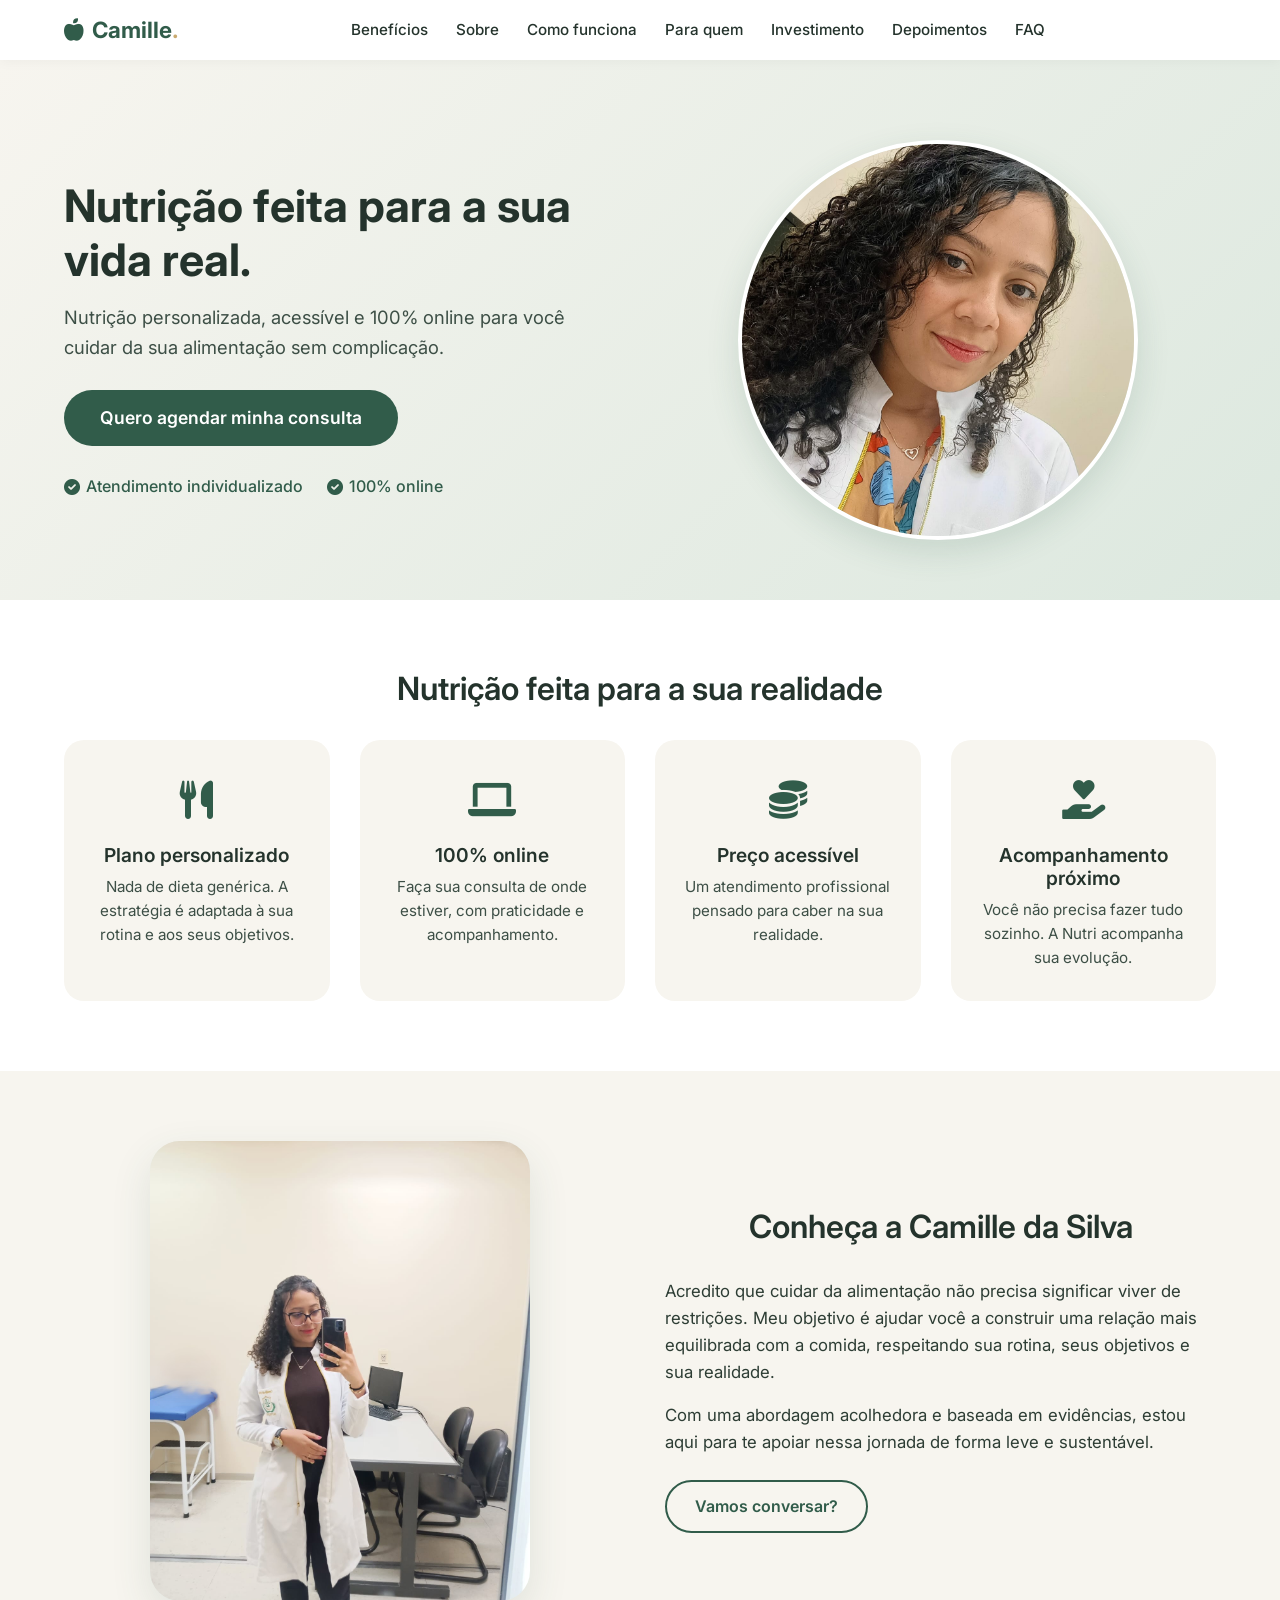
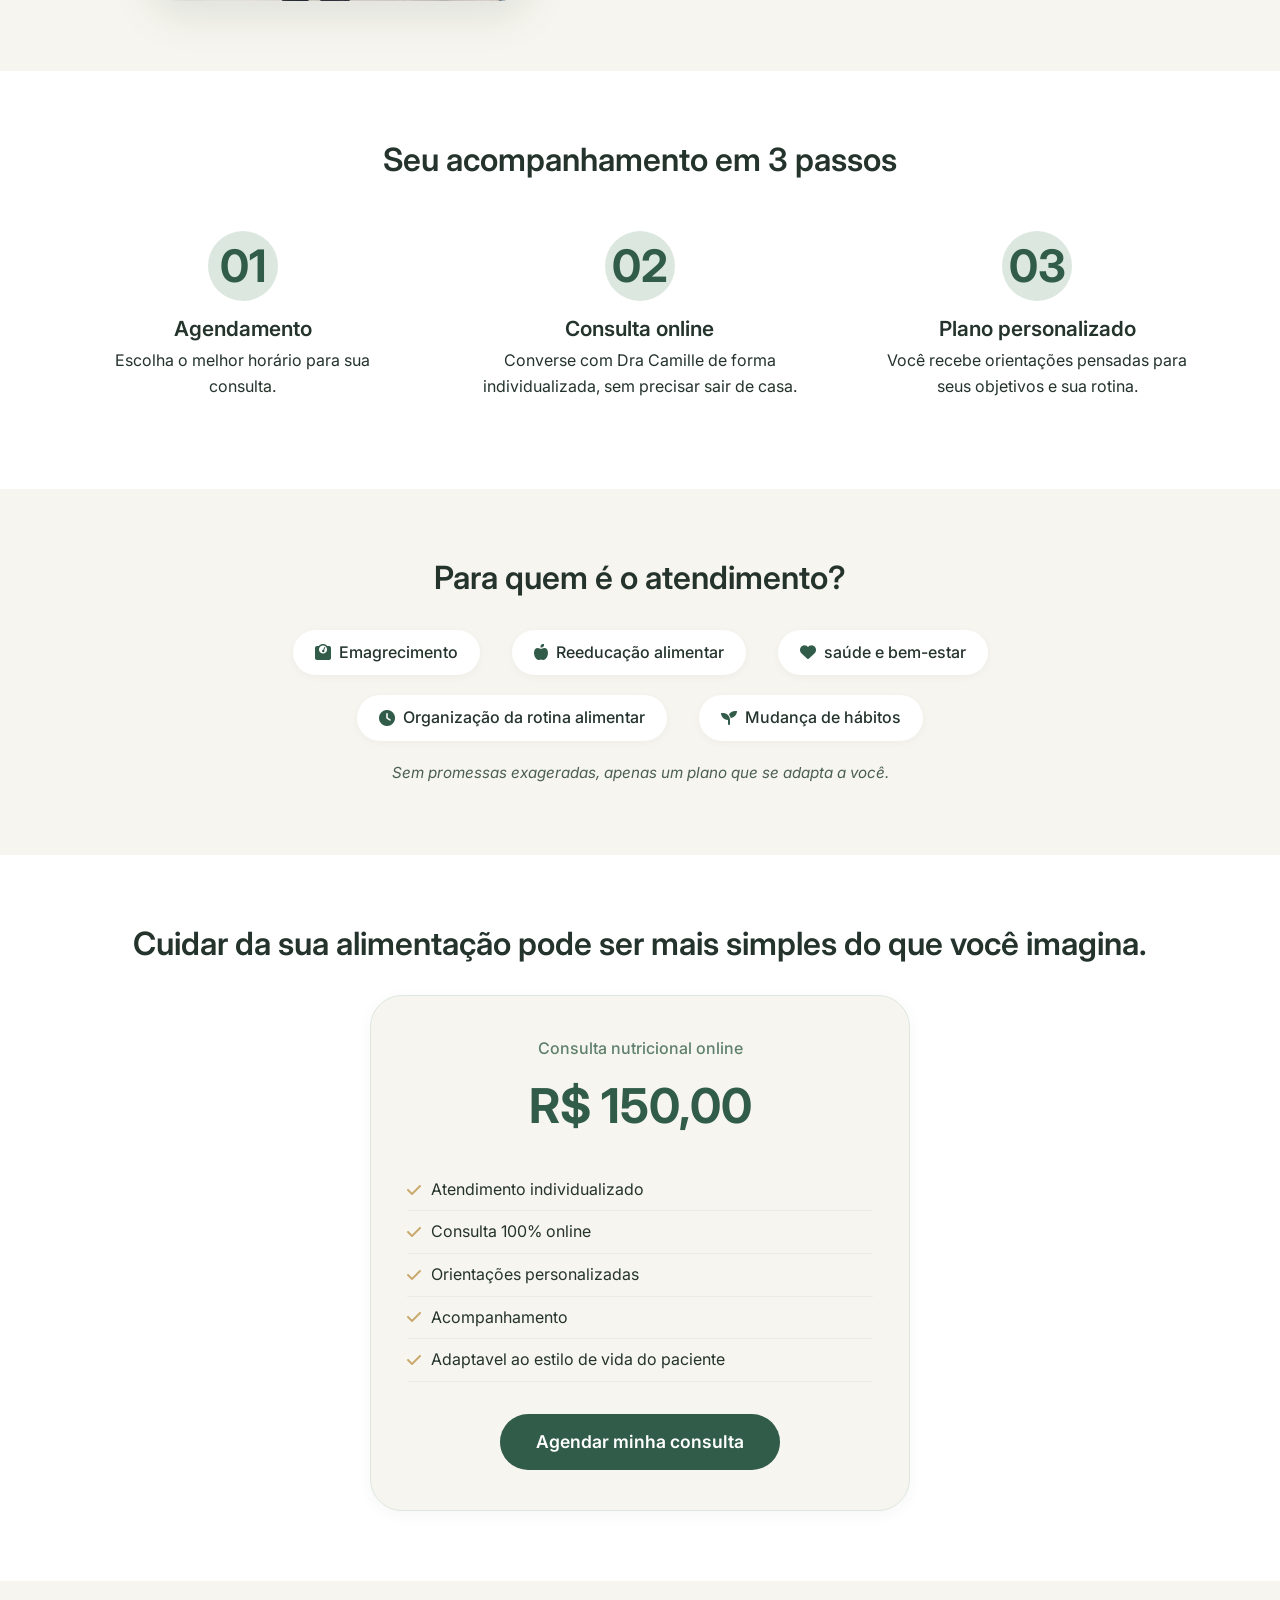
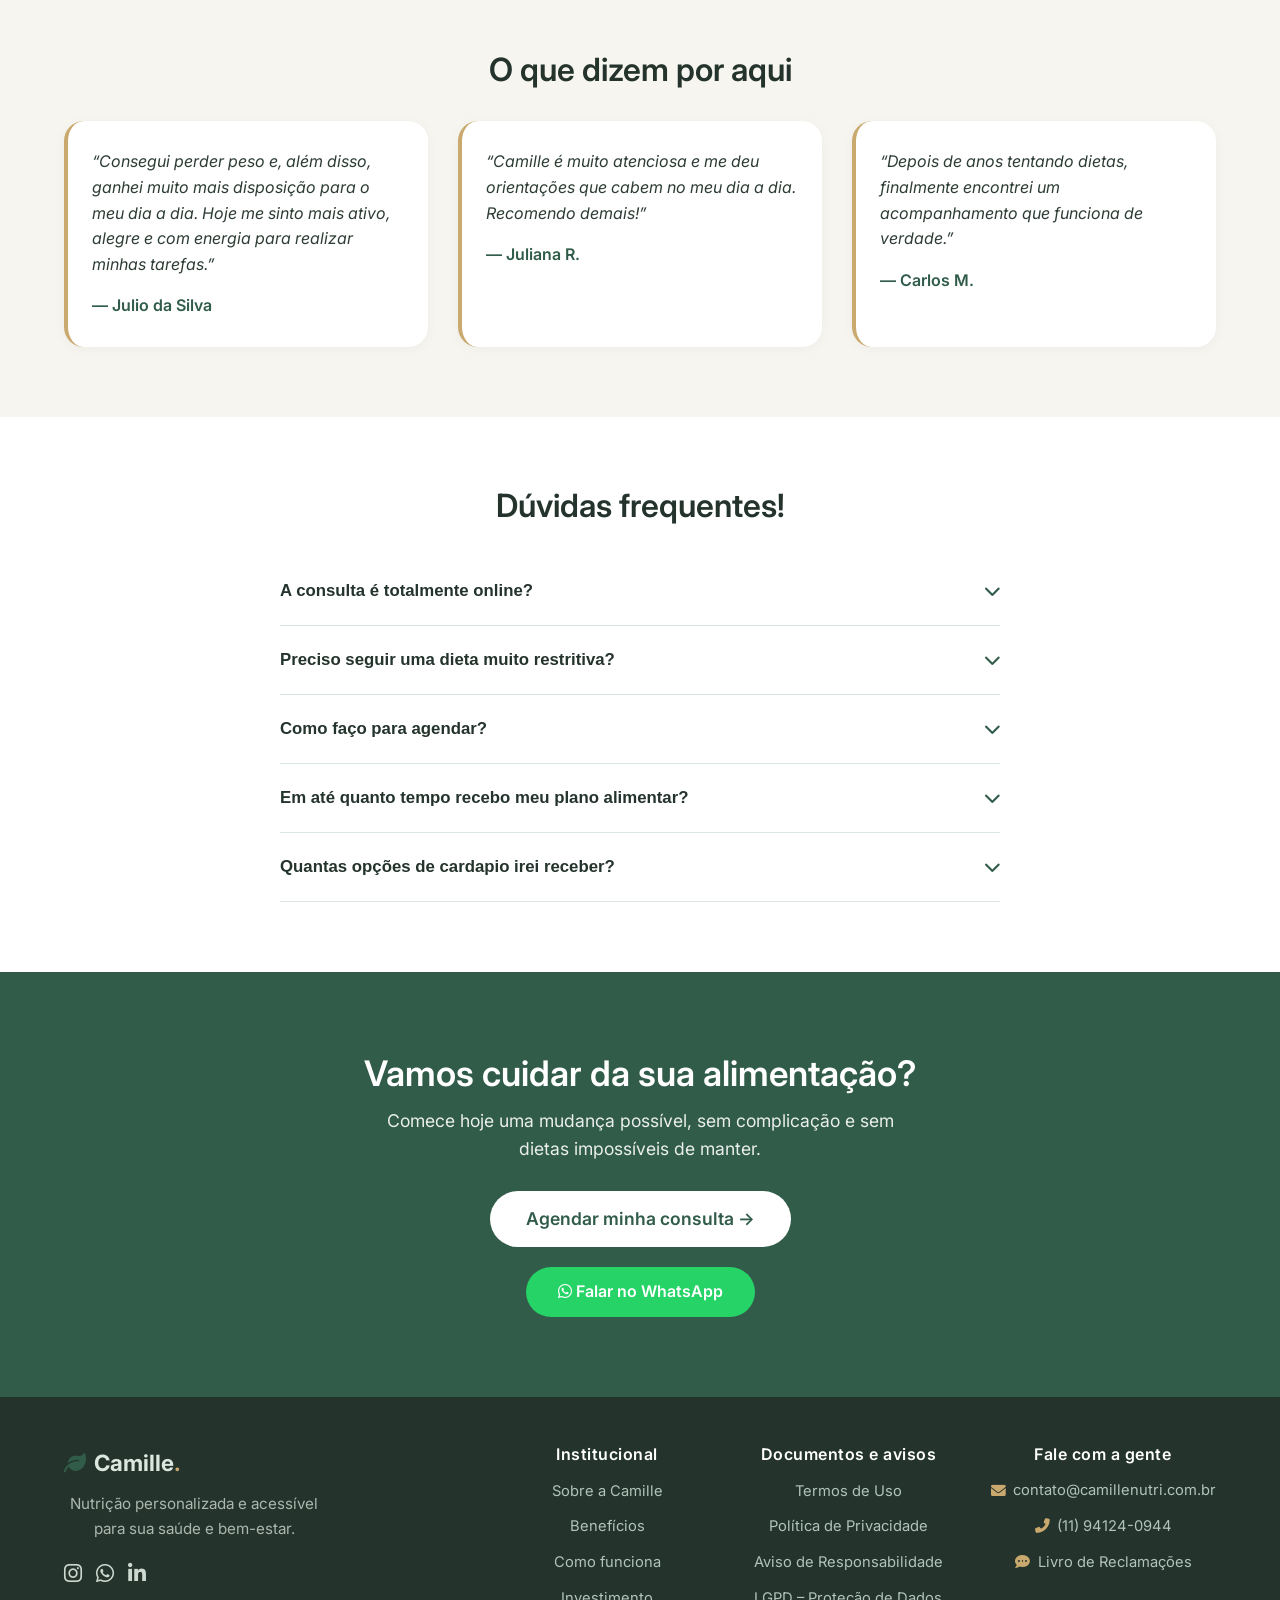
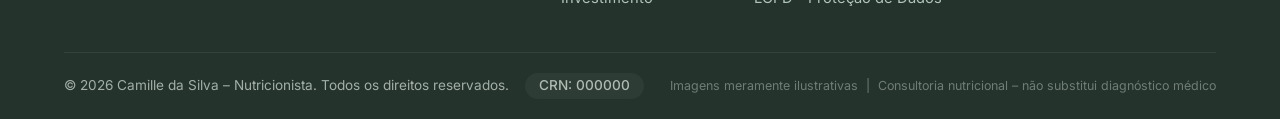
<file: index.html>
<!DOCTYPE html>
<html lang="pt-BR">

<head>
    <meta charset="UTF-8">
    <meta name="viewport" content="width=device-width, initial-scale=1.0">
    <title>Camille da Silva | Nutricionista</title>
    <!-- Google Fonts -->
    <link rel="preconnect" href="https://fonts.googleapis.com">
    <link rel="preconnect" href="https://fonts.gstatic.com" crossorigin>
    <link
        href="https://fonts.googleapis.com/css2?family=Inter:opsz,wght@14..32,300;14..32,400;14..32,500;14..32,600;14..32,700&display=swap"
        rel="stylesheet">
    <!-- Font Awesome -->
    <link rel="stylesheet" href="https://cdnjs.cloudflare.com/ajax/libs/font-awesome/6.0.0-beta3/css/all.min.css">
    <link rel="stylesheet" href="style.css">
</head>

<body>

    <!-- HEADER -->
    <header class="header">
        <div class="container header-inner">
            <div class="logo">
                <span><i class="fas fa-apple-alt"></i></span>
                <span class="logo-text">Camille<span class="logo-dot">.</span></span>
            </div>
            <nav class="nav" id="nav">
                <ul class="nav-list">
                    <li><a href="#beneficios">Benefícios</a></li>
                    <li><a href="#sobre">Sobre</a></li>
                    <li><a href="#como-funciona">Como funciona</a></li>
                    <li><a href="#para-quem">Para quem</a></li>
                    <li><a href="#investimento">Investimento</a></li>
                    <li><a href="#depoimentos">Depoimentos</a></li>
                    <li><a href="#faq">FAQ</a></li>
                </ul>
            </nav>
            <div class="header-actions">

                <button class="menu-toggle" id="menuToggle" aria-label="Abrir menu">
                    <i class="fas fa-bars"></i>
                </button>
            </div>
        </div>
    </header>

    <!-- HERO -->
    <section class="hero" id="hero">
        <div class="container hero-grid">
            <div class="hero-content">
                <h1 class="hero-title">Nutrição feita para a sua vida real.</h1>
                <p class="hero-description">Nutrição personalizada, acessível e 100% online para você cuidar da sua
                    alimentação sem complicação.</p>
                <a href="https://wa.me/5511941240944?text=Ol%C3%A1%2C%20gostaria%20de%20agendar%20minha%20consulta."
                    class="btn btn-primary btn-large" target="_blank">
                    Quero agendar minha consulta
                </a>
                <div class="hero-trust">
                    <span><i class="fas fa-check-circle"></i> Atendimento individualizado</span>
                    <span><i class="fas fa-check-circle"></i> 100% online</span>
                </div>
            </div>
            <div class="hero-image">
                <!-- Placeholder para foto ou composição -->
                <div class="hero-image">
                    <div class="hero-img-placeholder">
                        <img src="img/img1.jpeg" alt="Camille da Silva" class="imagem-circular">
                    </div>
                </div>
            </div>
    </section>

    <!-- BENEFÍCIOS -->
    <section class="beneficios" id="beneficios">
        <div class="container">
            <h2 class="section-title">Nutrição feita para a sua realidade</h2>
            <div class="beneficios-grid">
                <div class="beneficio-card">
                    <div class="beneficio-icon"><i class="fas fa-utensils"></i></div>
                    <h3>Plano personalizado</h3>
                    <p>Nada de dieta genérica. A estratégia é adaptada à sua rotina e aos seus objetivos.</p>
                </div>
                <div class="beneficio-card">
                    <div class="beneficio-icon"><i class="fas fa-laptop"></i></div>
                    <h3>100% online</h3>
                    <p>Faça sua consulta de onde estiver, com praticidade e acompanhamento.</p>
                </div>
                <div class="beneficio-card">
                    <div class="beneficio-icon"><i class="fas fa-coins"></i></div>
                    <h3>Preço acessível</h3>
                    <p>Um atendimento profissional pensado para caber na sua realidade.</p>
                </div>
                <div class="beneficio-card">
                    <div class="beneficio-icon"><i class="fas fa-hand-holding-heart"></i></div>
                    <h3>Acompanhamento próximo</h3>
                    <p>Você não precisa fazer tudo sozinho. A Nutri acompanha sua evolução.</p>
                </div>
            </div>
        </div>
    </section>

    <!-- SOBRE -->
    <section class="sobre" id="sobre">
        <div class="container sobre-grid">
            <div class="sobre-image">
                <div class="sobre-img-wrapper">
                    <img src="img/img3.jpeg" alt="Camille da Silva - Nutricionista">
                </div>
            </div>
            <div class="sobre-content">
                <h2 class="section-title">Conheça a Camille da Silva</h2>
                <p class="sobre-texto">
                    Acredito que cuidar da alimentação não precisa significar viver de restrições. Meu objetivo é ajudar
                    você a construir uma relação mais equilibrada com a comida, respeitando sua rotina, seus objetivos e
                    sua realidade.
                </p>
                <p class="sobre-texto">
                    Com uma abordagem acolhedora e baseada em evidências, estou aqui para te apoiar nessa jornada de
                    forma leve e sustentável.
                </p>
                <a href="#contato" class="btn btn-secondary">Vamos conversar?</a>
            </div>
        </div>
    </section>

    <!-- COMO FUNCIONA -->
    <section class="como-funciona" id="como-funciona">
        <div class="container">
            <h2 class="section-title">Seu acompanhamento em 3 passos</h2>
            <div class="passos-grid">
                <div class="passo">
                    <span class="passo-numero">01</span>
                    <h3>Agendamento</h3>
                    <p>Escolha o melhor horário para sua consulta.</p>
                </div>
                <div class="passo">
                    <span class="passo-numero">02</span>
                    <h3>Consulta online</h3>
                    <p>Converse com Dra Camille de forma individualizada, sem precisar sair de casa.</p>
                </div>
                <div class="passo">
                    <span class="passo-numero">03</span>
                    <h3>Plano personalizado</h3>
                    <p>Você recebe orientações pensadas para seus objetivos e sua rotina.</p>
                </div>
            </div>
        </div>
    </section>

    <!-- PARA QUEM -->
    <section class="para-quem" id="para-quem">
        <div class="container">
            <h2 class="section-title">Para quem é o atendimento?</h2>
            <div class="para-quem-grid">
                <span><i class="fas fa-weight-scale"></i> Emagrecimento</span>
                <span><i class="fas fa-apple-alt"></i> Reeducação alimentar</span>
                <span><i class="fas fa-heart"></i> saúde e bem-estar</span>
                <span><i class="fas fa-clock"></i> Organização da rotina alimentar</span>
                <span><i class="fas fa-seedling"></i> Mudança de hábitos</span>
            </div>
            <p class="para-quem-nota">Sem promessas exageradas, apenas um plano que se adapta a você.</p>
        </div>
    </section>

    <!-- INVESTIMENTO -->
    <section class="investimento" id="investimento">
        <div class="container">
            <h2 class="section-title">Cuidar da sua alimentação pode ser mais simples do que você imagina.</h2>
            <div class="investimento-card">
                <div class="investimento-destaque">
                    <span class="investimento-tag">Consulta nutricional online</span>
                    <span class="investimento-preco">R$ 150,00</span>
                </div>
                <ul class="investimento-lista">
                    <li><i class="fas fa-check"></i> Atendimento individualizado</li>
                    <li><i class="fas fa-check"></i> Consulta 100% online</li>
                    <li><i class="fas fa-check"></i> Orientações personalizadas</li>
                    <li><i class="fas fa-check"></i> Acompanhamento</li>
                    <li><i class="fas fa-check"></i> Adaptavel ao estilo de vida do paciente</li>
                </ul>
                <a href="https://wa.me/5511941240944?text=Ol%C3%A1%2C%20gostaria%20de%20agendar%20minha%20consulta."
                    class="btn btn-primary btn-large" target="_blank">
                    Agendar minha consulta
                </a>
            </div>
        </div>
    </section>

    <!-- DEPOIMENTOS -->
    <section class="depoimentos" id="depoimentos">
        <div class="container">
            <h2 class="section-title">O que dizem por aqui</h2>
            <div class="depoimentos-grid">
                <div class="depoimento-card">
                    <p class="depoimento-texto">
                        “Consegui perder peso e, além disso, ganhei muito mais disposição para o meu dia a dia.
                        Hoje me sinto mais ativo, alegre e com energia para realizar minhas tarefas.”
                    </p>

                    <div class="depoimento-autor">
                        <span class="depoimento-nome">— Julio da Silva</span>
                    </div>
                </div>
                <div class="depoimento-card">
                    <p class="depoimento-texto">“Camille é muito atenciosa e me deu orientações que cabem no meu dia a
                        dia. Recomendo demais!”</p>
                    <div class="depoimento-autor">
                        <span class="depoimento-nome">— Juliana R.</span>
                    </div>
                </div>
                <div class="depoimento-card">
                    <p class="depoimento-texto">“Depois de anos tentando dietas, finalmente encontrei um acompanhamento
                        que funciona de verdade.”</p>
                    <div class="depoimento-autor">
                        <span class="depoimento-nome">— Carlos M.</span>
                    </div>
                </div>
            </div>
        </div>
    </section>

    <!-- FAQ -->
    <section class="faq" id="faq">
        <div class="container">
            <h2 class="section-title">Dúvidas frequentes!</h2>
            <div class="faq-lista">
                <div class="faq-item">
                    <button class="faq-pergunta" aria-expanded="false">
                        <span>A consulta é totalmente online?</span>
                        <i class="fas fa-chevron-down"></i>
                    </button>
                    <div class="faq-resposta">
                        <p>Sim. Todo o atendimento é realizado de forma online, com toda a comodidade que você precisa.
                        </p>
                    </div>
                </div>
                <div class="faq-item">
                    <button class="faq-pergunta" aria-expanded="false">
                        <span>Preciso seguir uma dieta muito restritiva?</span>
                        <i class="fas fa-chevron-down"></i>
                    </button>
                    <div class="faq-resposta">
                        <p>A proposta é construir uma alimentação adequada aos seus objetivos e à sua realidade, sem
                            restrições desnecessárias.</p>
                    </div>
                </div>
                <div class="faq-item">
                    <button class="faq-pergunta" aria-expanded="false">
                        <span>Como faço para agendar?</span>
                        <i class="fas fa-chevron-down"></i>
                    </button>
                    <div class="faq-resposta">
                        <p>Clique no botão de agendamento e entre em contato comigo. Irei te orientar sobre os
                            próximos passos.</p>
                    </div>
                </div>
                <div class="faq-item">
                    <button class="faq-pergunta" aria-expanded="false">
                        <span>Em até quanto tempo recebo meu plano alimentar?</span>
                        <i class="fas fa-chevron-down"></i>
                    </button>
                    <div class="faq-resposta">
                        <p>Receba seu plano completo em até 2 semanas, ou acompanhe pelo App sua evolução nuticional.
                        </p>
                    </div>

                </div>
                <div class="faq-item">
                    <button class="faq-pergunta" aria-expanded="false">
                        <span>Quantas opções de cardapio irei receber?</span>
                        <i class="fas fa-chevron-down"></i>
                    </button>
                    <div class="faq-resposta">
                        <p>Receba 3 opções de cardapio de acordo com a sua rotina, e no retorno faremos ajustes de
                            acordo com sua evolução</p>
                    </div>
                </div>
    </section>

    <!-- CTA FINAL -->
    <section class="cta-final" id="contato">
        <div class="container cta-content">
            <h2>Vamos cuidar da sua alimentação?</h2>
            <p>Comece hoje uma mudança possível, sem complicação e sem dietas impossíveis de manter.</p>
            <a href="https://wa.me/5511941240944?text=Ol%C3%A1%2C%20gostaria%20de%20agendar%20minha%20consulta."
                class="btn btn-light btn-large" target="_blank">
                Agendar minha consulta →
            </a>
            <div class="cta-whatsapp">
                <a href="https://wa.me/5511941240944?text=Ol%C3%A1%2C%20gostaria%20de%20agendar%20minha%20consulta."
                    class="btn-whatsapp" target="_blank">
                    <i class="fab fa-whatsapp"></i> Falar no WhatsApp
                </a>
            </div>
        </div>
    </section>

   <footer class="footer">
    <div class="container">
        <div class="footer-grid">
            <!-- Coluna 1: Identificação -->
            <div class="footer-col">
                <div class="footer-logo">
                    <span class="logo-icon"><i class="fas fa-leaf"></i></span>
                    <span class="logo-text">Camille<span class="logo-dot">.</span></span>
                </div>
                <p class="footer-desc">Nutrição personalizada e acessível para sua saúde e bem-estar.</p>
                <div class="footer-social">
                    <a href="https://www.instagram.com/nutricamilledasilva?utm_source=ig_web_button_share_sheet&igsi=ZDNlZDc0MzIxNw==" aria-label="Instagram"><i class="fab fa-instagram"></i></a>
                    <a href="#" aria-label="WhatsApp"><i class="fab fa-whatsapp"></i></a>
                    <a href="#" aria-label="LinkedIn"><i class="fab fa-linkedin-in"></i></a>
                </div>
            </div>

            <!-- Coluna 2: Links institucionais -->
            <div class="footer-col">
                <h4>Institucional</h4>
                <ul>
                    <li><a href="#sobre">Sobre a Camille</a></li>
                    <li><a href="#beneficios">Benefícios</a></li>
                    <li><a href="#como-funciona">Como funciona</a></li>
                    <li><a href="#investimento">Investimento</a></li>
                </ul>
            </div>

            <!-- Coluna 3: Legais e documentos -->
            <div class="footer-col">
                <h4>Documentos e avisos</h4>
                <ul>
                    <li><a href="Documentos e avisos/termos de uso.html" id="link-termos">Termos de Uso</a></li>
                    <li><a href="Documentos e avisos/Política de Privacidade.html" id="link-privacidade">Política de Privacidade</a></li>
                    <li><a href="Documentos e avisos/Aviso de Responsabilidade.html" id="link-responsabilidade">Aviso de Responsabilidade</a></li>
                    <li><a href="Documentos e avisos/LGPD – Proteção de Dados.html" id="link-lgpd">LGPD – Proteção de Dados</a></li>
                </ul>
            </div>

            <!-- Coluna 4: Contato e reclamações -->
            <div class="footer-col">
                <h4>Fale com a gente</h4>
                <ul>
                    <li><a href="mailto:contato@camillenutri.com.br"><i class="fas fa-envelope"></i> contato@camillenutri.com.br</a></li>
                    <li><a href="#"><i class="fas fa-phone-alt"></i> (11) 94124-0944</a></li>
                    <li><a href="#" id="link-reclamacoes"><i class="fas fa-comment-dots"></i> Livro de Reclamações</a></li>
                </ul>
            </div>
        </div>

        <!-- Linha inferior com direitos e CRN -->
        <div class="footer-bottom">
            <div class="footer-copy">
                <p>&copy; 2026 Camille da Silva – Nutricionista. Todos os direitos reservados.</p>
                <p class="footer-crn">CRN: 000000</p>
            </div>
            <div class="footer-legal">
                <span>Imagens meramente ilustrativas</span>
                <span>|</span>
                <span>Consultoria nutricional – não substitui diagnóstico médico</span>
            </div>
        </div>
    </div>
</footer>

    <script src="script.js"></script>
</body>

</html>
</file>
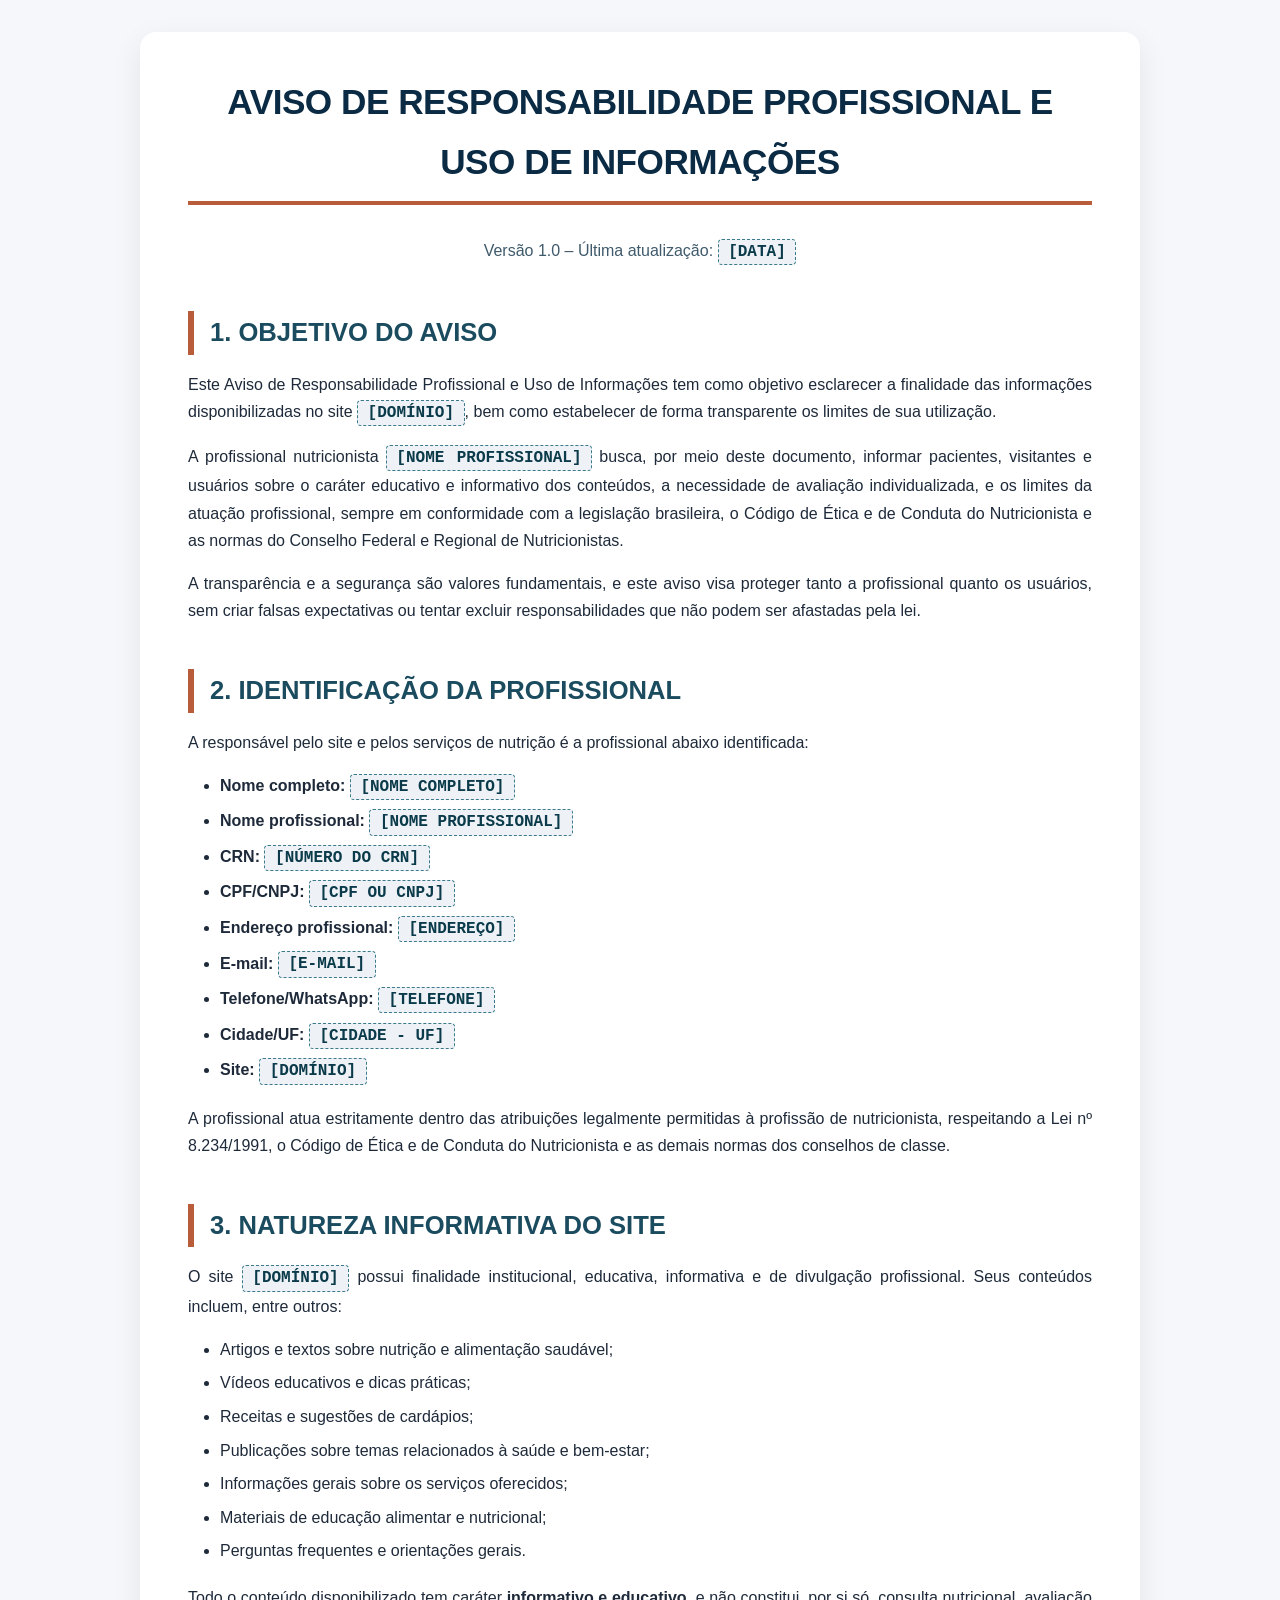
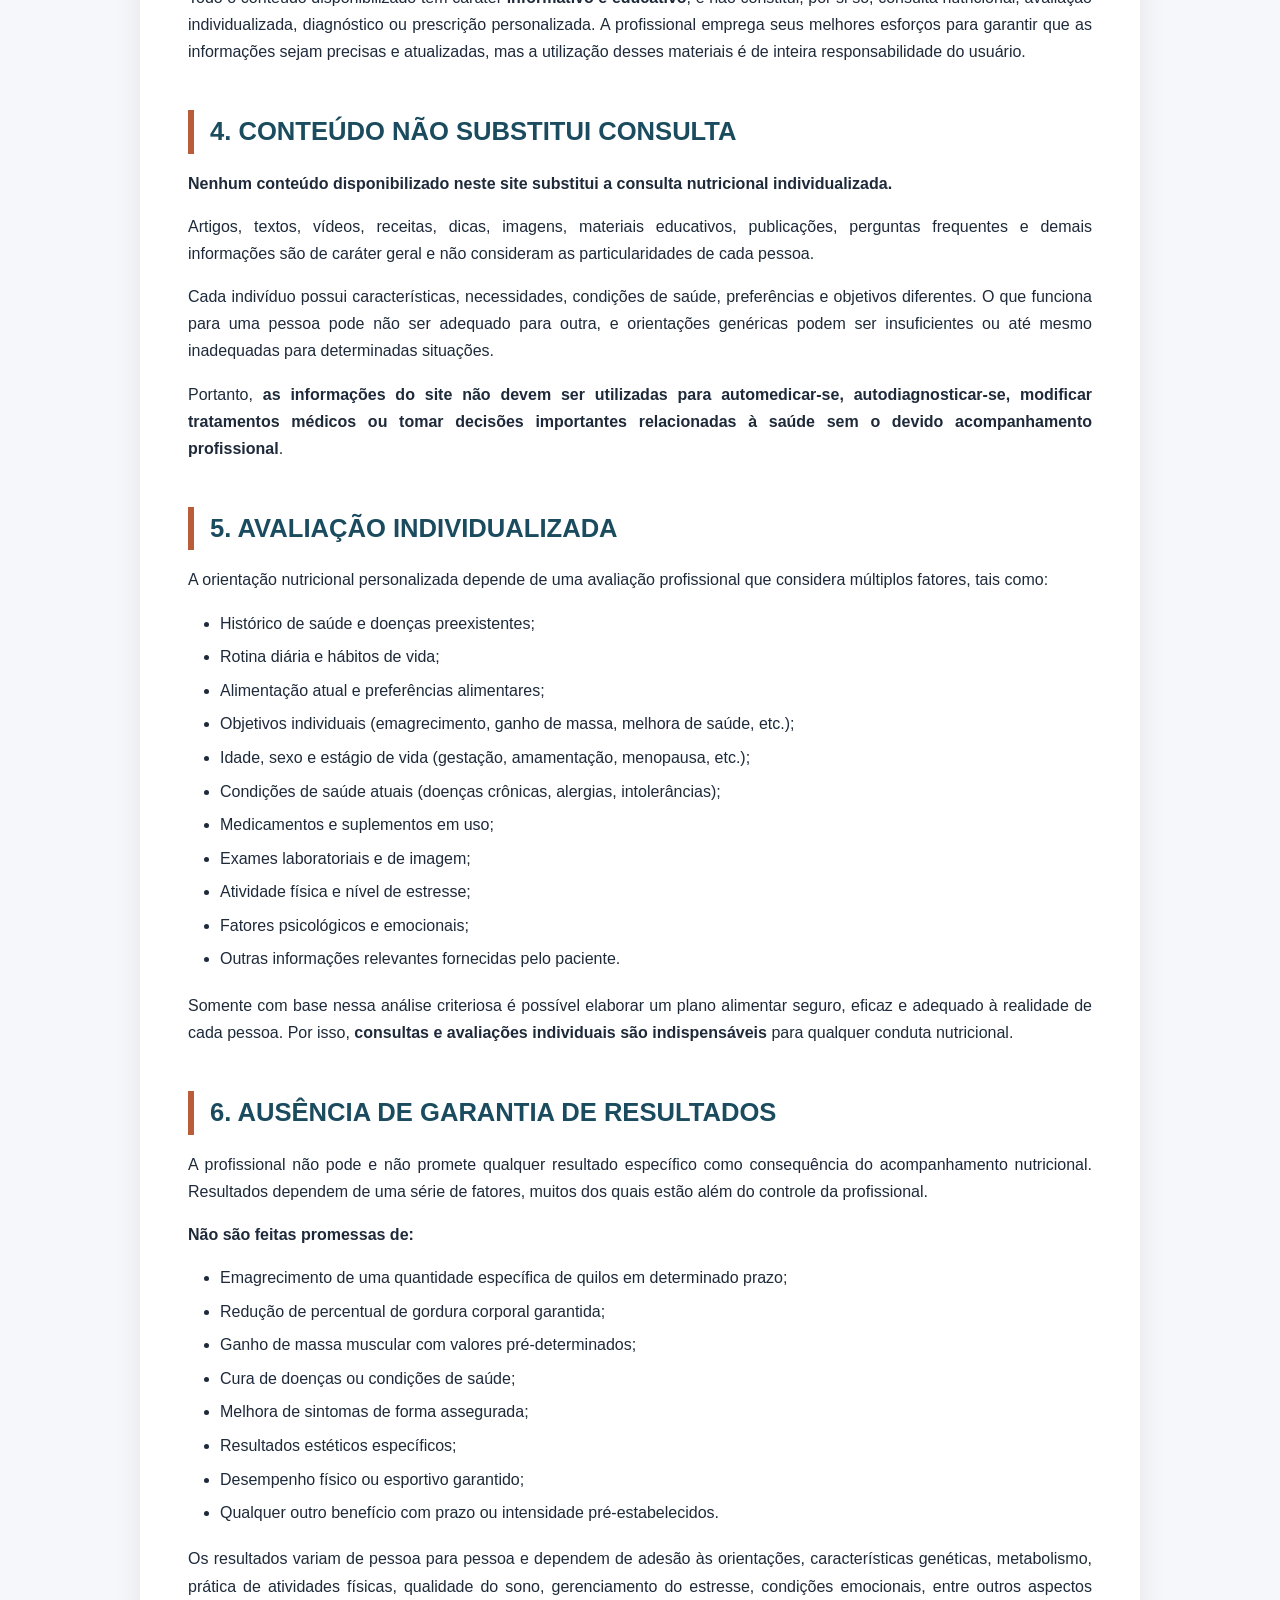
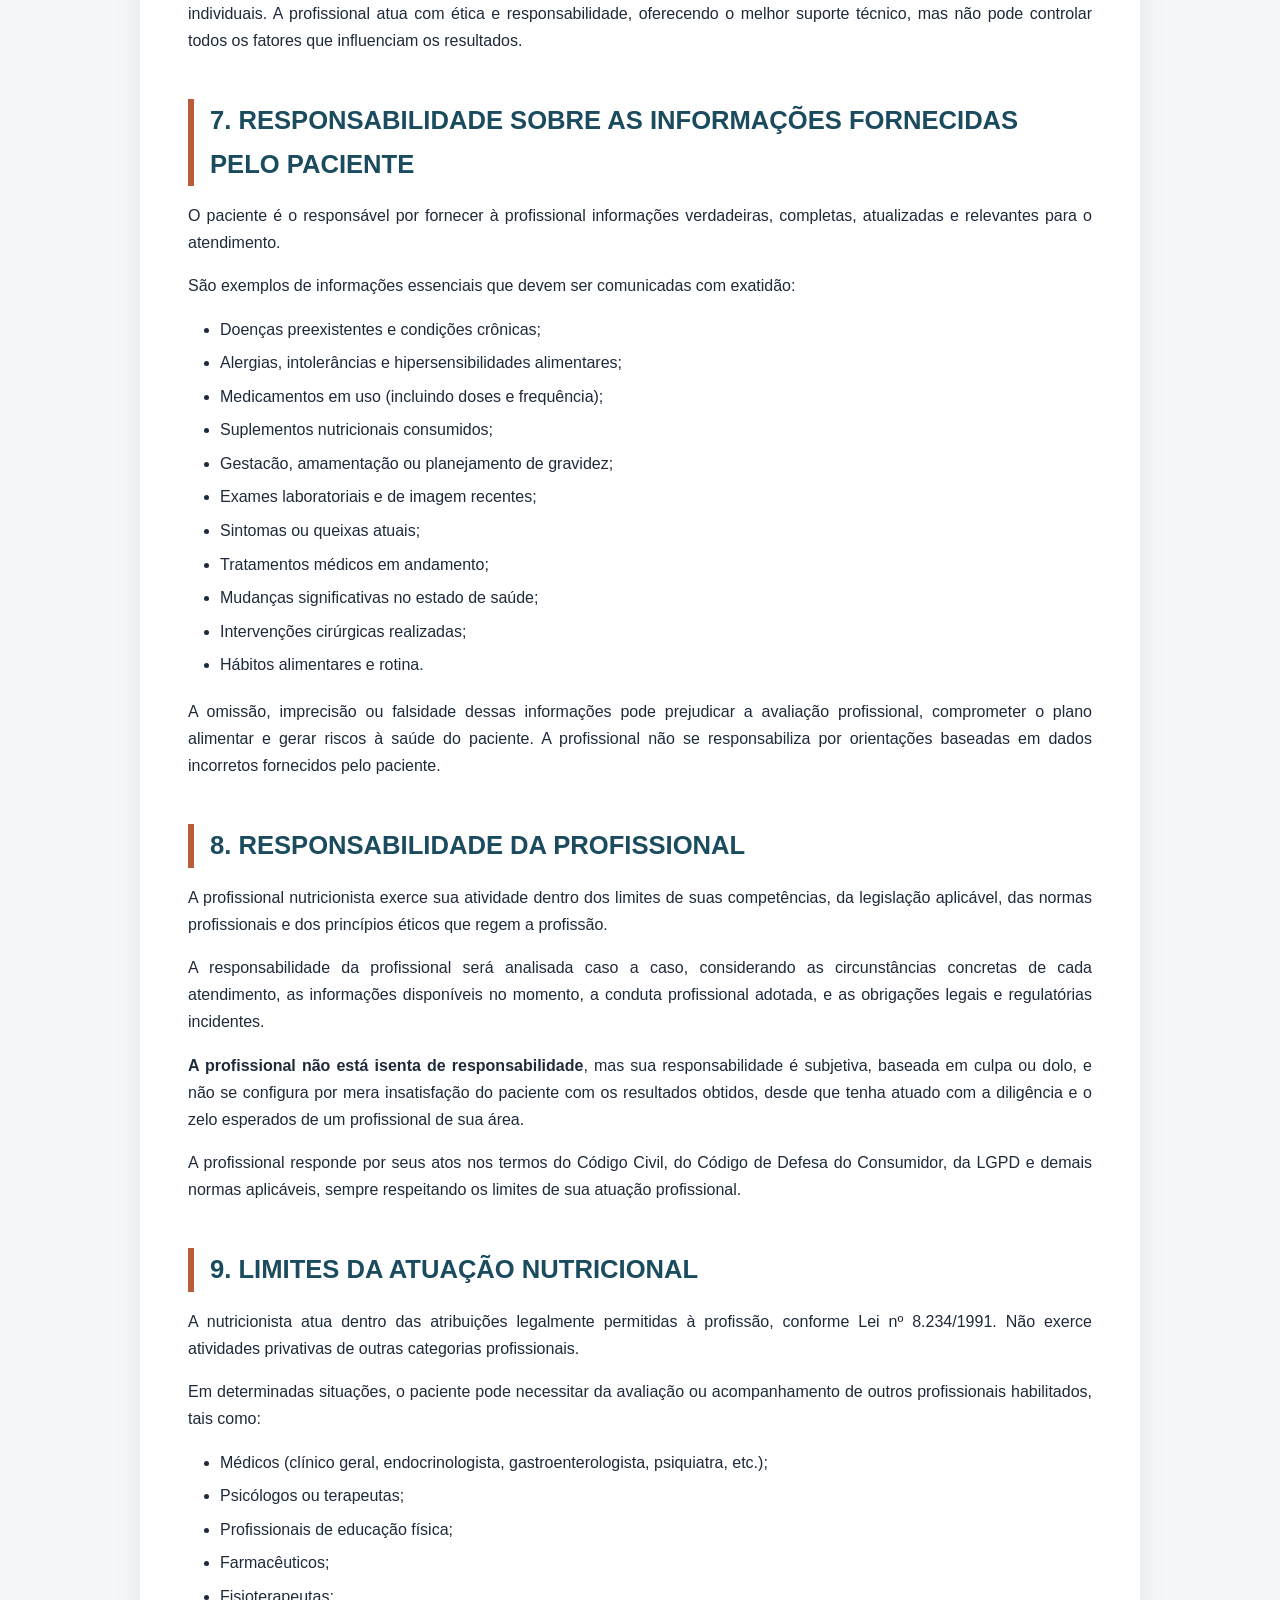
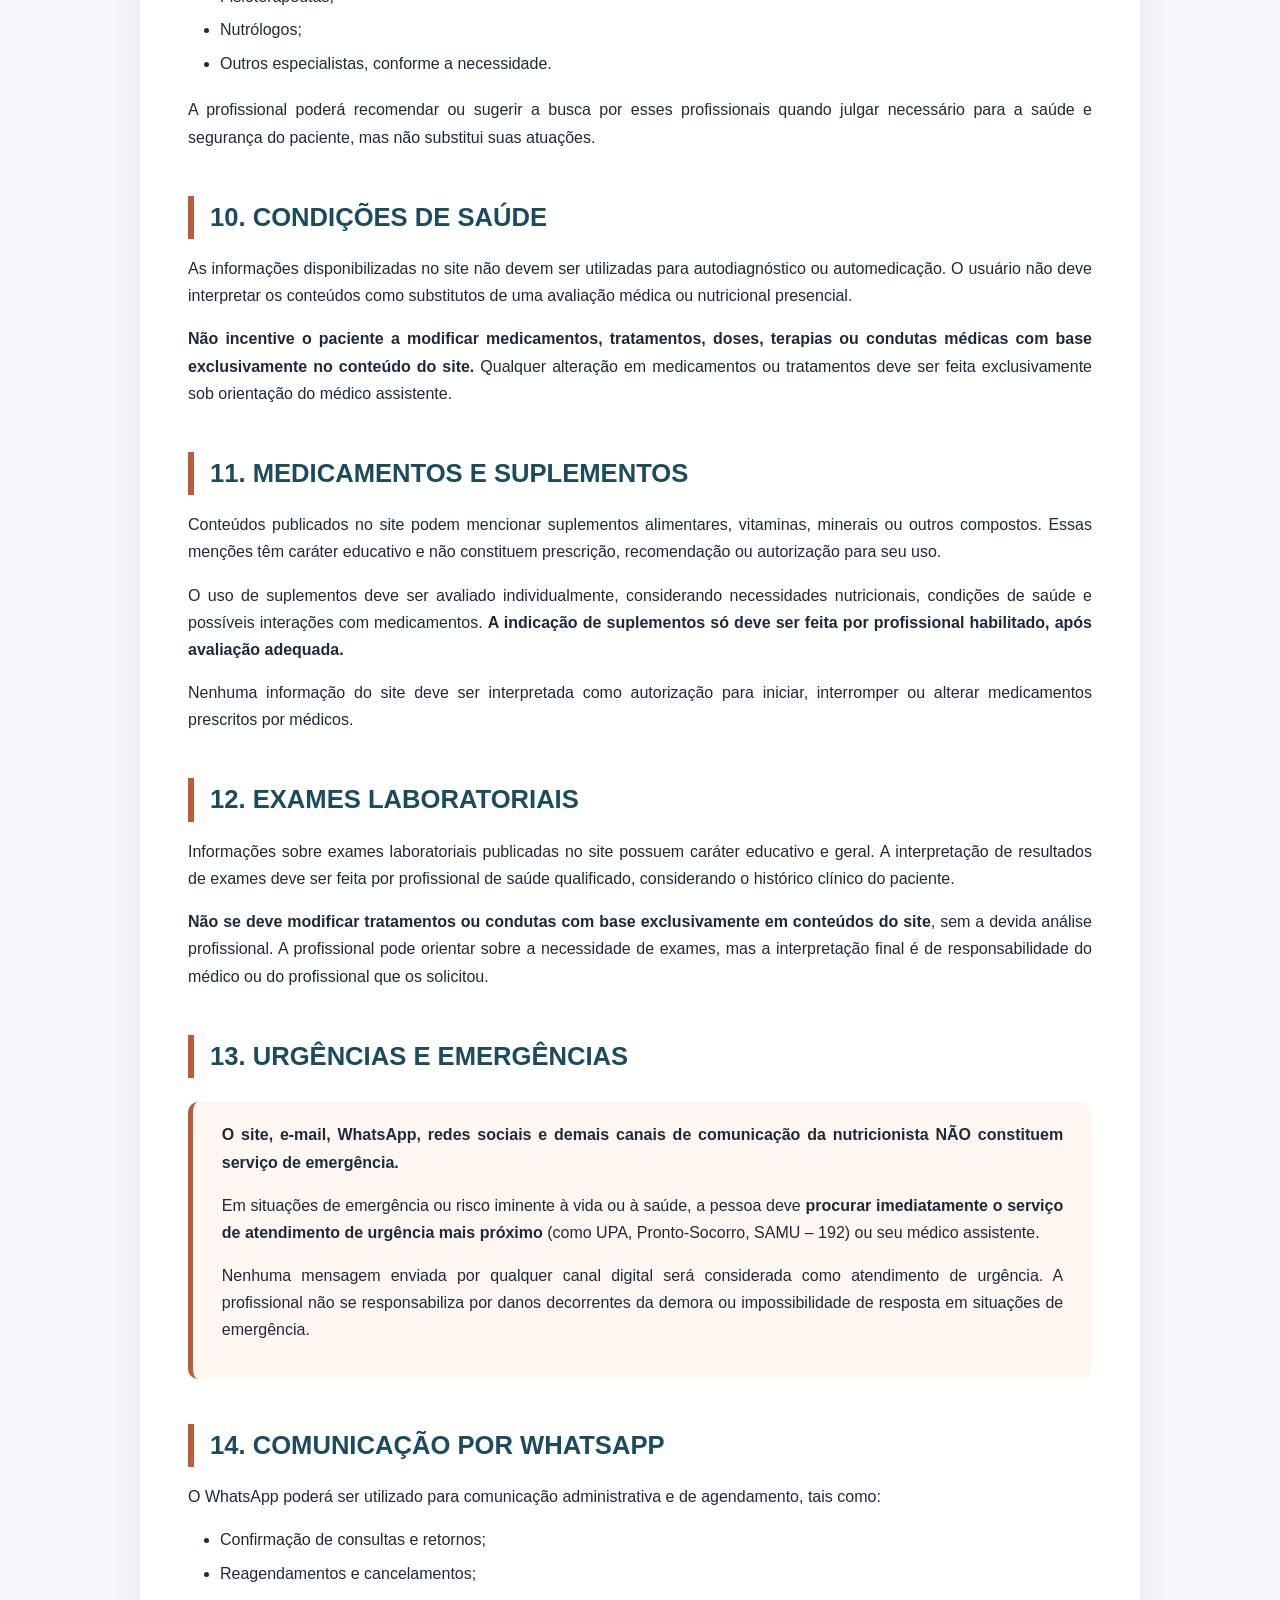
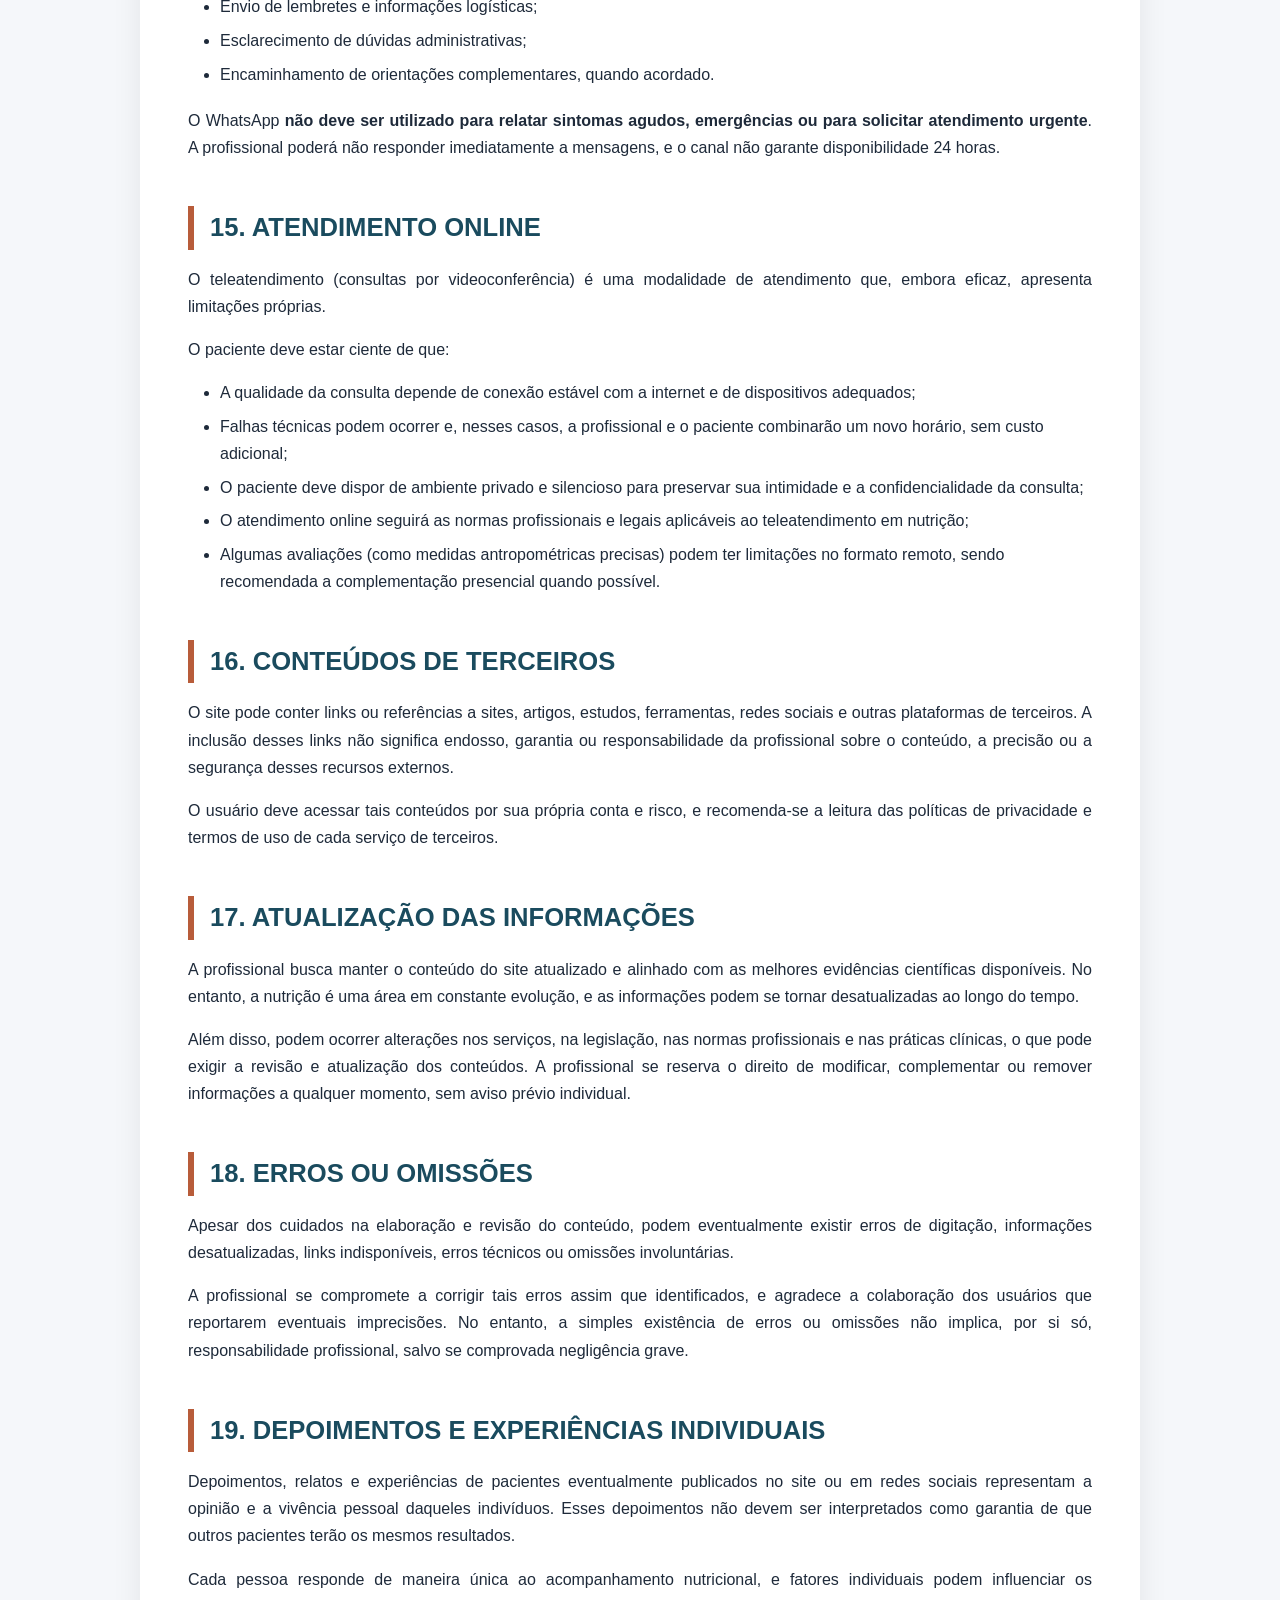
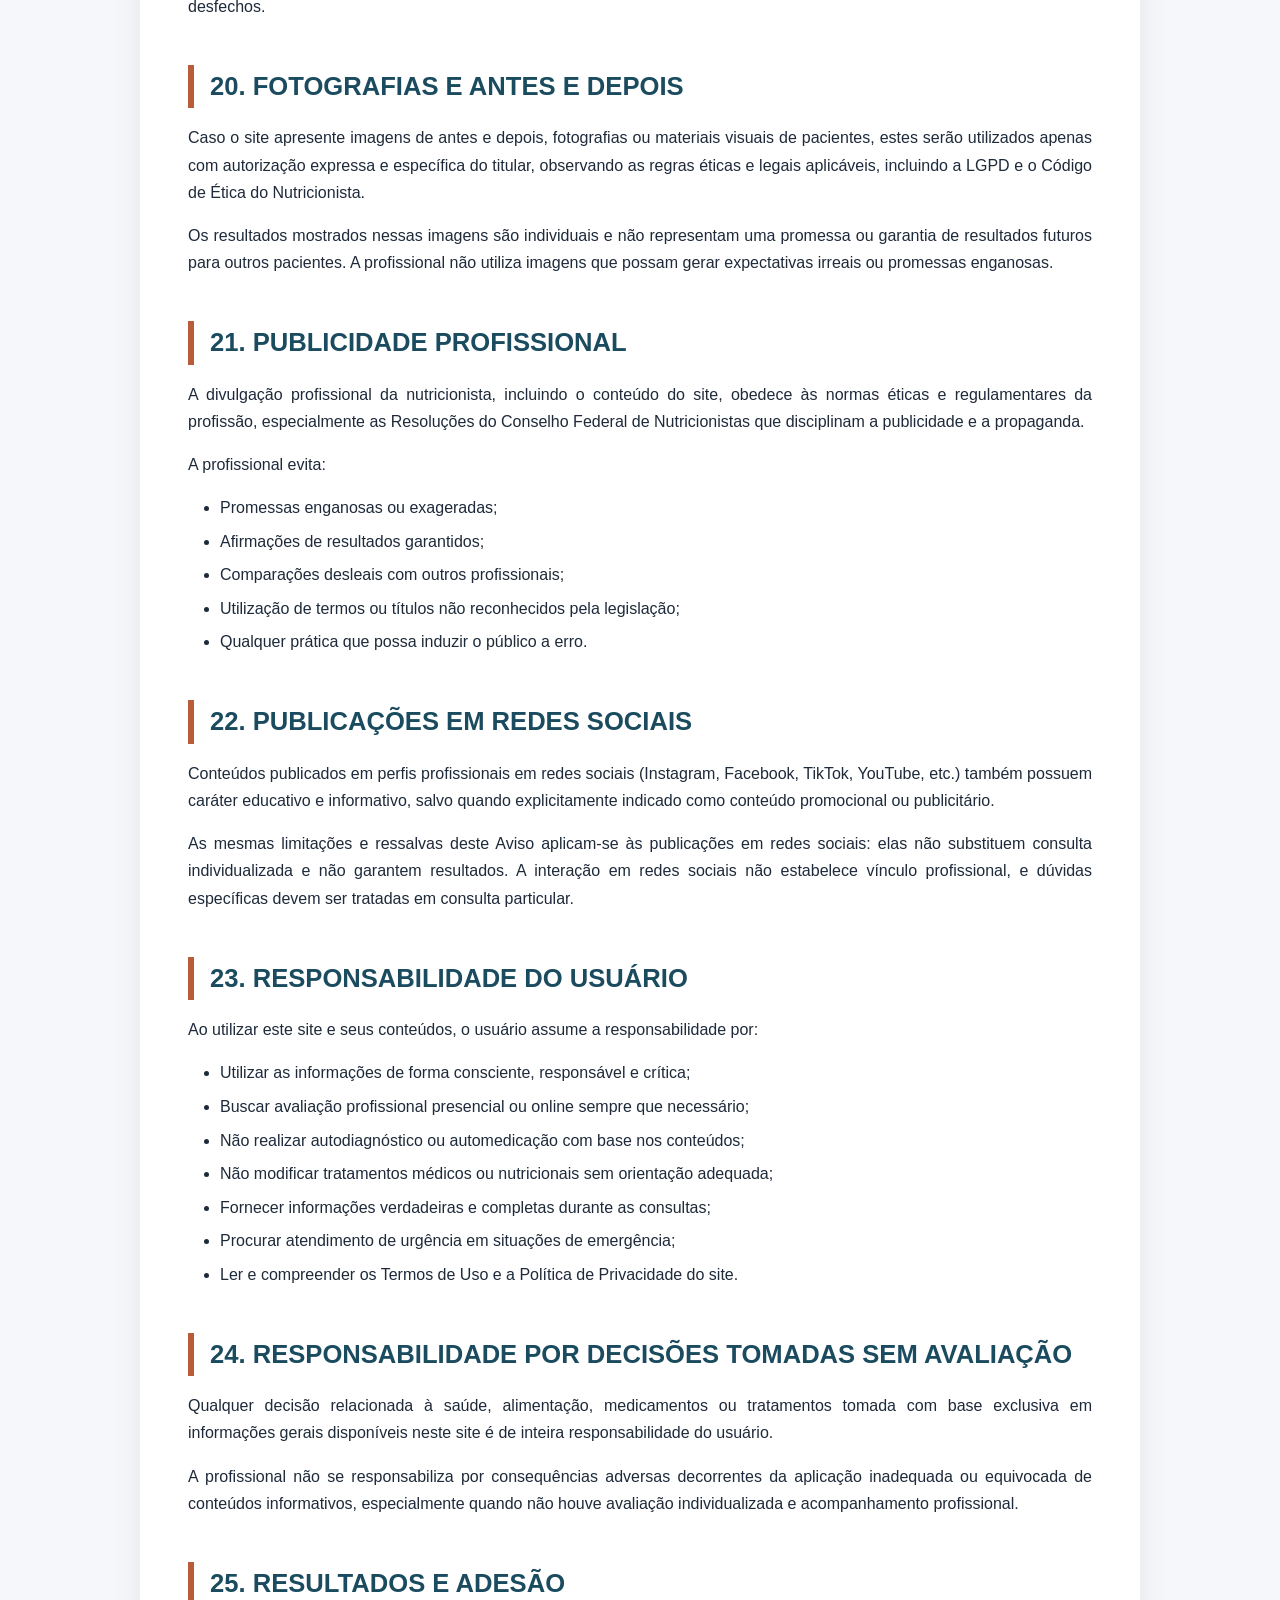
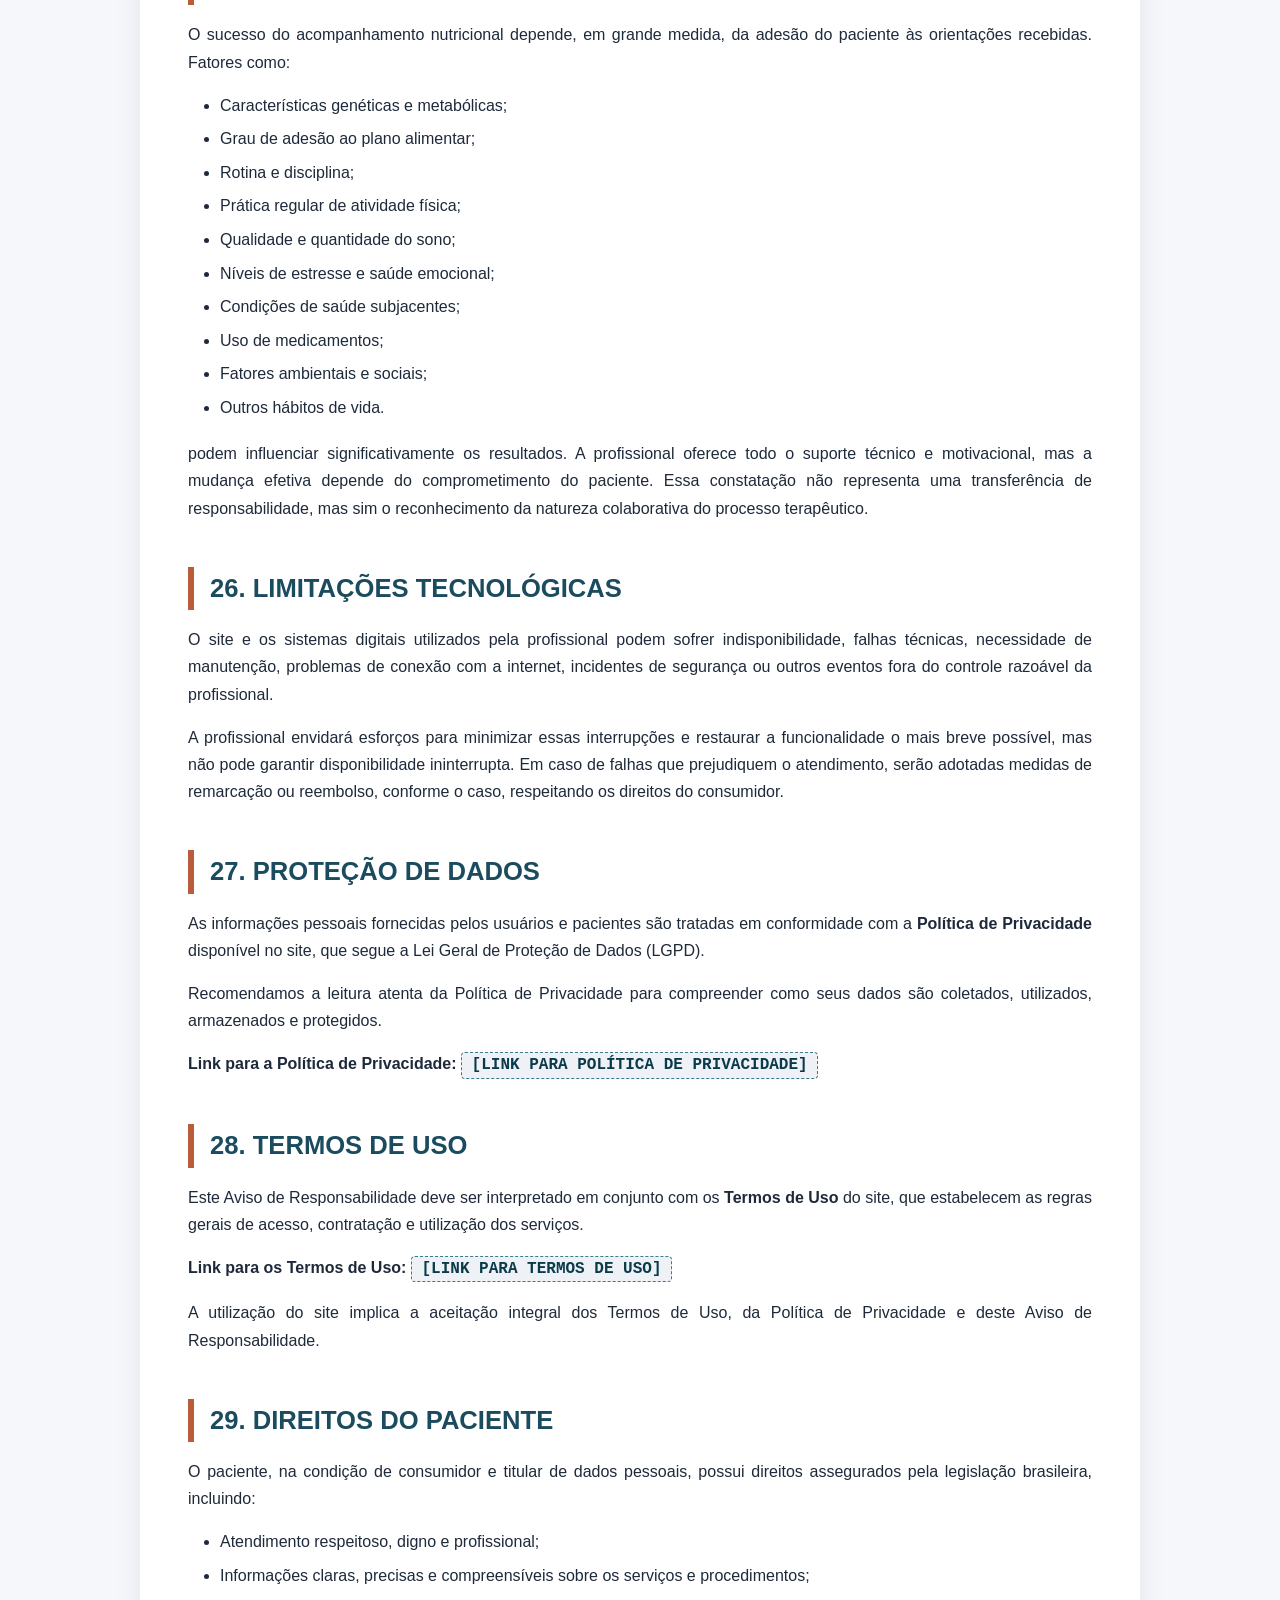
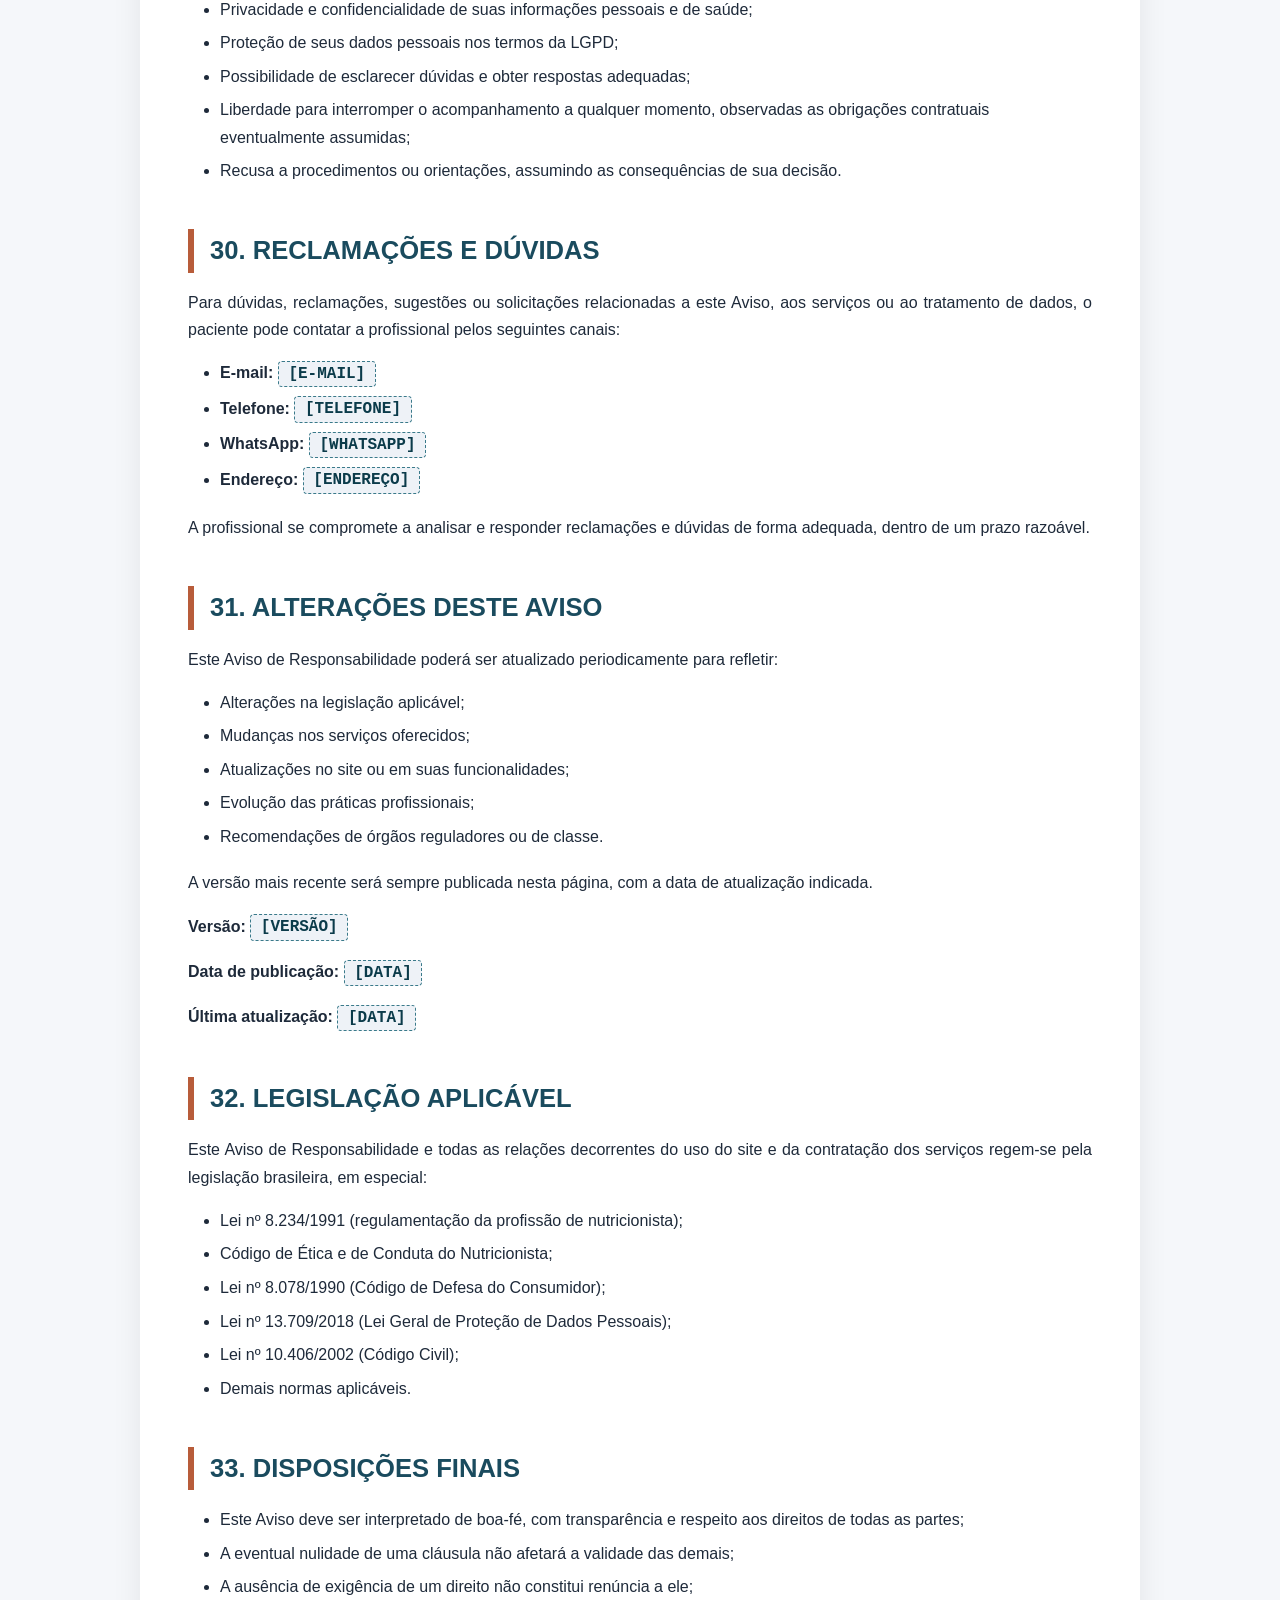
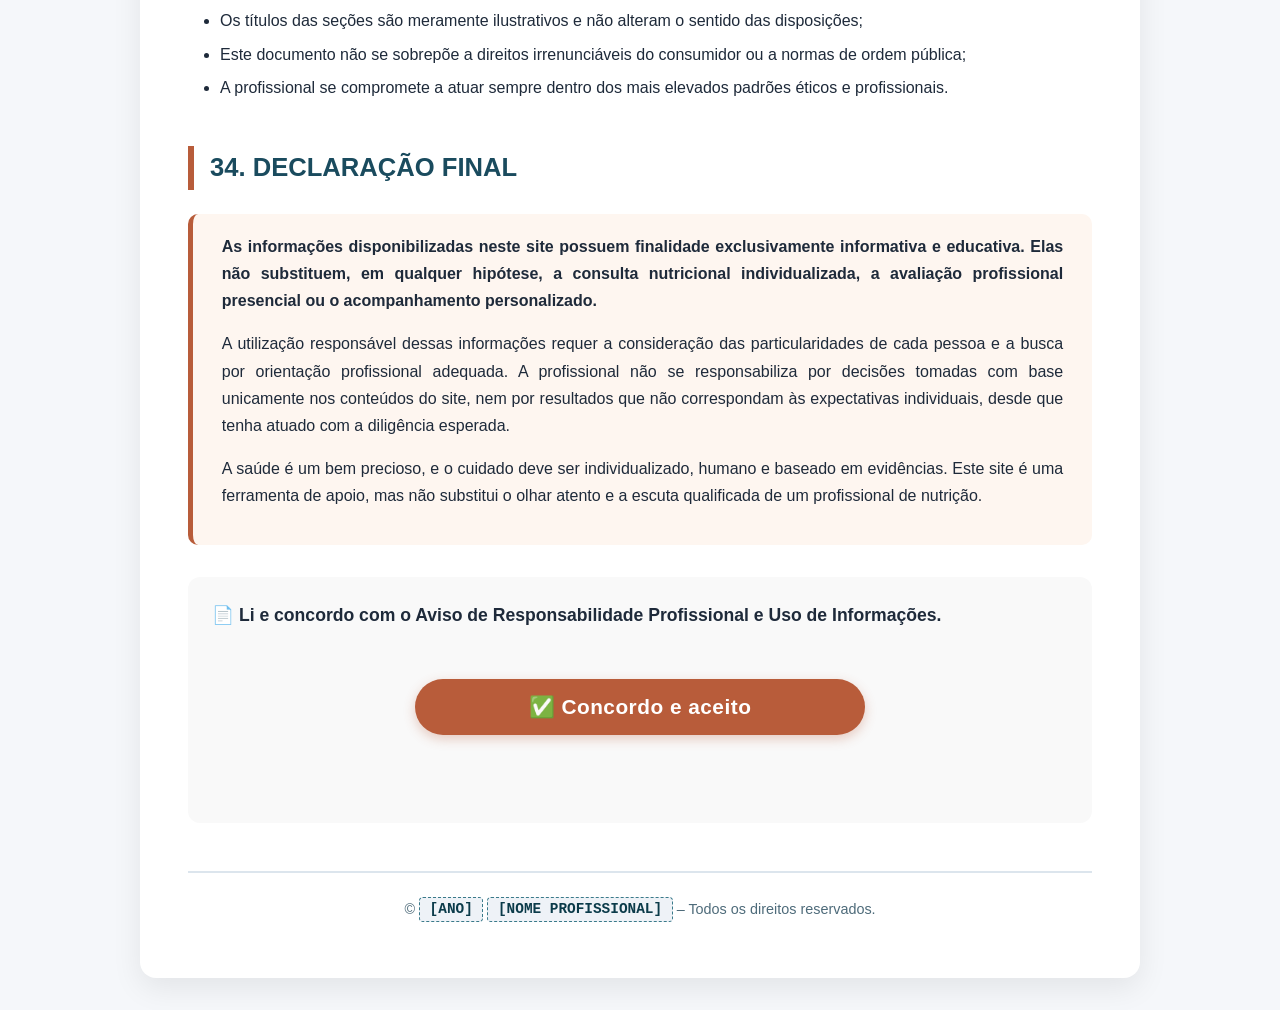
<file: Documentos e avisos/Aviso de Responsabilidade.html>
<!DOCTYPE html>
<html lang="pt-BR">
<head>
    <meta charset="UTF-8">
    <meta name="viewport" content="width=device-width, initial-scale=1.0">
    <title>Aviso de Responsabilidade Profissional e Uso de Informações</title>
    <style>
        * {
            margin: 0;
            padding: 0;
            box-sizing: border-box;
        }

        body {
            font-family: 'Segoe UI', Tahoma, Geneva, Verdana, sans-serif;
            background: #f5f7fa;
            color: #1e2a3a;
            padding: 2rem 1rem;
            line-height: 1.7;
        }

        .container {
            max-width: 1000px;
            margin: 0 auto;
            background: #ffffff;
            padding: 2.5rem 3rem;
            border-radius: 16px;
            box-shadow: 0 10px 30px rgba(0, 0, 0, 0.08);
        }

        h1 {
            font-size: 2.2rem;
            color: #0b2b44;
            border-bottom: 4px solid #b85c3a;
            padding-bottom: 0.6rem;
            margin-bottom: 2rem;
            text-align: center;
            letter-spacing: -0.5px;
        }

        h2 {
            font-size: 1.6rem;
            color: #1a4b5e;
            margin-top: 2.8rem;
            margin-bottom: 1rem;
            padding-left: 0.5rem;
            border-left: 6px solid #b85c3a;
            padding-left: 1rem;
        }

        h3 {
            font-size: 1.2rem;
            color: #1f5a6b;
            margin-top: 1.8rem;
            margin-bottom: 0.8rem;
            font-weight: 600;
        }

        p {
            margin-bottom: 1rem;
            text-align: justify;
        }

        ul, ol {
            margin: 0.8rem 0 1.2rem 2rem;
        }

        li {
            margin-bottom: 0.4rem;
        }

        .highlight-box {
            background: #fef6f0;
            padding: 1.2rem 1.8rem;
            border-radius: 10px;
            border-left: 5px solid #b85c3a;
            margin: 1.5rem 0;
        }

        .field-placeholder {
            background: #eef2f7;
            padding: 0.2rem 0.6rem;
            border-radius: 4px;
            font-family: 'Courier New', monospace;
            font-weight: 600;
            color: #0b3b4a;
            border: 1px dashed #3a7a8a;
        }

        .btn-accept {
            display: block;
            width: 100%;
            max-width: 450px;
            margin: 3rem auto 1.5rem;
            padding: 1rem 2rem;
            font-size: 1.3rem;
            font-weight: 700;
            color: #fff;
            background: #b85c3a;
            border: none;
            border-radius: 50px;
            cursor: pointer;
            transition: background 0.2s, transform 0.1s;
            box-shadow: 0 4px 12px rgba(184, 92, 58, 0.3);
            letter-spacing: 0.5px;
        }

        .btn-accept:hover {
            background: #9e4a2e;
        }

        .btn-accept:active {
            transform: scale(0.97);
        }

        .btn-accept:disabled {
            opacity: 0.6;
            cursor: not-allowed;
            transform: none;
        }

        .acceptance-message {
            text-align: center;
            font-size: 1rem;
            color: #b85c3a;
            font-weight: 600;
            margin-top: 0.5rem;
            min-height: 2.5rem;
        }

        .footer-note {
            margin-top: 3rem;
            padding-top: 1.5rem;
            border-top: 2px solid #dce5ed;
            font-size: 0.95rem;
            color: #3a4f5e;
        }

        .legal-warning {
            background: #fff6e5;
            padding: 1.5rem 2rem;
            border-radius: 12px;
            border: 1px solid #f0c78a;
            margin: 2.5rem 0 1.5rem;
        }

        .legal-warning strong {
            color: #8a5a1a;
        }

        .checklist-grid {
            display: grid;
            grid-template-columns: 1fr 1fr;
            gap: 0.2rem 1.5rem;
            list-style: none;
            padding-left: 0;
        }

        .checklist-grid li {
            margin-bottom: 0.3rem;
        }

        @media (max-width: 700px) {
            .container {
                padding: 1.5rem;
            }
            h1 {
                font-size: 1.7rem;
            }
            h2 {
                font-size: 1.3rem;
            }
            ul, ol {
                margin-left: 1.2rem;
            }
            .checklist-grid {
                grid-template-columns: 1fr;
            }
        }

        @media print {
            .btn-accept {
                display: none;
            }
            .acceptance-message {
                display: none;
            }
            body {
                background: #fff;
                padding: 0.5in;
            }
            .container {
                box-shadow: none;
                padding: 0;
            }
        }
    </style>
</head>
<body>
<div class="container">

    <h1>AVISO DE RESPONSABILIDADE PROFISSIONAL E USO DE INFORMAÇÕES</h1>
    <p style="text-align:center; color:#3f5a6b; font-weight:500;">Versão 1.0 – Última atualização: <span class="field-placeholder">[DATA]</span></p>

    <!-- ==================== SEÇÃO 1 ==================== -->
    <h2>1. OBJETIVO DO AVISO</h2>
    <p>Este Aviso de Responsabilidade Profissional e Uso de Informações tem como objetivo esclarecer a finalidade das informações disponibilizadas no site <span class="field-placeholder">[DOMÍNIO]</span>, bem como estabelecer de forma transparente os limites de sua utilização.</p>
    <p>A profissional nutricionista <span class="field-placeholder">[NOME PROFISSIONAL]</span> busca, por meio deste documento, informar pacientes, visitantes e usuários sobre o caráter educativo e informativo dos conteúdos, a necessidade de avaliação individualizada, e os limites da atuação profissional, sempre em conformidade com a legislação brasileira, o Código de Ética e de Conduta do Nutricionista e as normas do Conselho Federal e Regional de Nutricionistas.</p>
    <p>A transparência e a segurança são valores fundamentais, e este aviso visa proteger tanto a profissional quanto os usuários, sem criar falsas expectativas ou tentar excluir responsabilidades que não podem ser afastadas pela lei.</p>

    <!-- ==================== SEÇÃO 2 ==================== -->
    <h2>2. IDENTIFICAÇÃO DA PROFISSIONAL</h2>
    <p>A responsável pelo site e pelos serviços de nutrição é a profissional abaixo identificada:</p>
    <ul>
        <li><strong>Nome completo:</strong> <span class="field-placeholder">[NOME COMPLETO]</span></li>
        <li><strong>Nome profissional:</strong> <span class="field-placeholder">[NOME PROFISSIONAL]</span></li>
        <li><strong>CRN:</strong> <span class="field-placeholder">[NÚMERO DO CRN]</span></li>
        <li><strong>CPF/CNPJ:</strong> <span class="field-placeholder">[CPF OU CNPJ]</span></li>
        <li><strong>Endereço profissional:</strong> <span class="field-placeholder">[ENDEREÇO]</span></li>
        <li><strong>E-mail:</strong> <span class="field-placeholder">[E-MAIL]</span></li>
        <li><strong>Telefone/WhatsApp:</strong> <span class="field-placeholder">[TELEFONE]</span></li>
        <li><strong>Cidade/UF:</strong> <span class="field-placeholder">[CIDADE - UF]</span></li>
        <li><strong>Site:</strong> <span class="field-placeholder">[DOMÍNIO]</span></li>
    </ul>
    <p>A profissional atua estritamente dentro das atribuições legalmente permitidas à profissão de nutricionista, respeitando a Lei nº 8.234/1991, o Código de Ética e de Conduta do Nutricionista e as demais normas dos conselhos de classe.</p>

    <!-- ==================== SEÇÃO 3 ==================== -->
    <h2>3. NATUREZA INFORMATIVA DO SITE</h2>
    <p>O site <span class="field-placeholder">[DOMÍNIO]</span> possui finalidade institucional, educativa, informativa e de divulgação profissional. Seus conteúdos incluem, entre outros:</p>
    <ul>
        <li>Artigos e textos sobre nutrição e alimentação saudável;</li>
        <li>Vídeos educativos e dicas práticas;</li>
        <li>Receitas e sugestões de cardápios;</li>
        <li>Publicações sobre temas relacionados à saúde e bem-estar;</li>
        <li>Informações gerais sobre os serviços oferecidos;</li>
        <li>Materiais de educação alimentar e nutricional;</li>
        <li>Perguntas frequentes e orientações gerais.</li>
    </ul>
    <p>Todo o conteúdo disponibilizado tem caráter <strong>informativo e educativo</strong>, e não constitui, por si só, consulta nutricional, avaliação individualizada, diagnóstico ou prescrição personalizada. A profissional emprega seus melhores esforços para garantir que as informações sejam precisas e atualizadas, mas a utilização desses materiais é de inteira responsabilidade do usuário.</p>

    <!-- ==================== SEÇÃO 4 ==================== -->
    <h2>4. CONTEÚDO NÃO SUBSTITUI CONSULTA</h2>
    <p><strong>Nenhum conteúdo disponibilizado neste site substitui a consulta nutricional individualizada.</strong></p>
    <p>Artigos, textos, vídeos, receitas, dicas, imagens, materiais educativos, publicações, perguntas frequentes e demais informações são de caráter geral e não consideram as particularidades de cada pessoa.</p>
    <p>Cada indivíduo possui características, necessidades, condições de saúde, preferências e objetivos diferentes. O que funciona para uma pessoa pode não ser adequado para outra, e orientações genéricas podem ser insuficientes ou até mesmo inadequadas para determinadas situações.</p>
    <p>Portanto, <strong>as informações do site não devem ser utilizadas para automedicar-se, autodiagnosticar-se, modificar tratamentos médicos ou tomar decisões importantes relacionadas à saúde sem o devido acompanhamento profissional</strong>.</p>

    <!-- ==================== SEÇÃO 5 ==================== -->
    <h2>5. AVALIAÇÃO INDIVIDUALIZADA</h2>
    <p>A orientação nutricional personalizada depende de uma avaliação profissional que considera múltiplos fatores, tais como:</p>
    <ul>
        <li>Histórico de saúde e doenças preexistentes;</li>
        <li>Rotina diária e hábitos de vida;</li>
        <li>Alimentação atual e preferências alimentares;</li>
        <li>Objetivos individuais (emagrecimento, ganho de massa, melhora de saúde, etc.);</li>
        <li>Idade, sexo e estágio de vida (gestação, amamentação, menopausa, etc.);</li>
        <li>Condições de saúde atuais (doenças crônicas, alergias, intolerâncias);</li>
        <li>Medicamentos e suplementos em uso;</li>
        <li>Exames laboratoriais e de imagem;</li>
        <li>Atividade física e nível de estresse;</li>
        <li>Fatores psicológicos e emocionais;</li>
        <li>Outras informações relevantes fornecidas pelo paciente.</li>
    </ul>
    <p>Somente com base nessa análise criteriosa é possível elaborar um plano alimentar seguro, eficaz e adequado à realidade de cada pessoa. Por isso, <strong>consultas e avaliações individuais são indispensáveis</strong> para qualquer conduta nutricional.</p>

    <!-- ==================== SEÇÃO 6 ==================== -->
    <h2>6. AUSÊNCIA DE GARANTIA DE RESULTADOS</h2>
    <p>A profissional não pode e não promete qualquer resultado específico como consequência do acompanhamento nutricional. Resultados dependem de uma série de fatores, muitos dos quais estão além do controle da profissional.</p>
    <p><strong>Não são feitas promessas de:</strong></p>
    <ul>
        <li>Emagrecimento de uma quantidade específica de quilos em determinado prazo;</li>
        <li>Redução de percentual de gordura corporal garantida;</li>
        <li>Ganho de massa muscular com valores pré-determinados;</li>
        <li>Cura de doenças ou condições de saúde;</li>
        <li>Melhora de sintomas de forma assegurada;</li>
        <li>Resultados estéticos específicos;</li>
        <li>Desempenho físico ou esportivo garantido;</li>
        <li>Qualquer outro benefício com prazo ou intensidade pré-estabelecidos.</li>
    </ul>
    <p>Os resultados variam de pessoa para pessoa e dependem de adesão às orientações, características genéticas, metabolismo, prática de atividades físicas, qualidade do sono, gerenciamento do estresse, condições emocionais, entre outros aspectos individuais. A profissional atua com ética e responsabilidade, oferecendo o melhor suporte técnico, mas não pode controlar todos os fatores que influenciam os resultados.</p>

    <!-- ==================== SEÇÃO 7 ==================== -->
    <h2>7. RESPONSABILIDADE SOBRE AS INFORMAÇÕES FORNECIDAS PELO PACIENTE</h2>
    <p>O paciente é o responsável por fornecer à profissional informações verdadeiras, completas, atualizadas e relevantes para o atendimento.</p>
    <p>São exemplos de informações essenciais que devem ser comunicadas com exatidão:</p>
    <ul>
        <li>Doenças preexistentes e condições crônicas;</li>
        <li>Alergias, intolerâncias e hipersensibilidades alimentares;</li>
        <li>Medicamentos em uso (incluindo doses e frequência);</li>
        <li>Suplementos nutricionais consumidos;</li>
        <li>Gestacão, amamentação ou planejamento de gravidez;</li>
        <li>Exames laboratoriais e de imagem recentes;</li>
        <li>Sintomas ou queixas atuais;</li>
        <li>Tratamentos médicos em andamento;</li>
        <li>Mudanças significativas no estado de saúde;</li>
        <li>Intervenções cirúrgicas realizadas;</li>
        <li>Hábitos alimentares e rotina.</li>
    </ul>
    <p>A omissão, imprecisão ou falsidade dessas informações pode prejudicar a avaliação profissional, comprometer o plano alimentar e gerar riscos à saúde do paciente. A profissional não se responsabiliza por orientações baseadas em dados incorretos fornecidos pelo paciente.</p>

    <!-- ==================== SEÇÃO 8 ==================== -->
    <h2>8. RESPONSABILIDADE DA PROFISSIONAL</h2>
    <p>A profissional nutricionista exerce sua atividade dentro dos limites de suas competências, da legislação aplicável, das normas profissionais e dos princípios éticos que regem a profissão.</p>
    <p>A responsabilidade da profissional será analisada caso a caso, considerando as circunstâncias concretas de cada atendimento, as informações disponíveis no momento, a conduta profissional adotada, e as obrigações legais e regulatórias incidentes.</p>
    <p><strong>A profissional não está isenta de responsabilidade</strong>, mas sua responsabilidade é subjetiva, baseada em culpa ou dolo, e não se configura por mera insatisfação do paciente com os resultados obtidos, desde que tenha atuado com a diligência e o zelo esperados de um profissional de sua área.</p>
    <p>A profissional responde por seus atos nos termos do Código Civil, do Código de Defesa do Consumidor, da LGPD e demais normas aplicáveis, sempre respeitando os limites de sua atuação profissional.</p>

    <!-- ==================== SEÇÃO 9 ==================== -->
    <h2>9. LIMITES DA ATUAÇÃO NUTRICIONAL</h2>
    <p>A nutricionista atua dentro das atribuições legalmente permitidas à profissão, conforme Lei nº 8.234/1991. Não exerce atividades privativas de outras categorias profissionais.</p>
    <p>Em determinadas situações, o paciente pode necessitar da avaliação ou acompanhamento de outros profissionais habilitados, tais como:</p>
    <ul>
        <li>Médicos (clínico geral, endocrinologista, gastroenterologista, psiquiatra, etc.);</li>
        <li>Psicólogos ou terapeutas;</li>
        <li>Profissionais de educação física;</li>
        <li>Farmacêuticos;</li>
        <li>Fisioterapeutas;</li>
        <li>Nutrólogos;</li>
        <li>Outros especialistas, conforme a necessidade.</li>
    </ul>
    <p>A profissional poderá recomendar ou sugerir a busca por esses profissionais quando julgar necessário para a saúde e segurança do paciente, mas não substitui suas atuações.</p>

    <!-- ==================== SEÇÃO 10 ==================== -->
    <h2>10. CONDIÇÕES DE SAÚDE</h2>
    <p>As informações disponibilizadas no site não devem ser utilizadas para autodiagnóstico ou automedicação. O usuário não deve interpretar os conteúdos como substitutos de uma avaliação médica ou nutricional presencial.</p>
    <p><strong>Não incentive o paciente a modificar medicamentos, tratamentos, doses, terapias ou condutas médicas com base exclusivamente no conteúdo do site.</strong> Qualquer alteração em medicamentos ou tratamentos deve ser feita exclusivamente sob orientação do médico assistente.</p>

    <!-- ==================== SEÇÃO 11 ==================== -->
    <h2>11. MEDICAMENTOS E SUPLEMENTOS</h2>
    <p>Conteúdos publicados no site podem mencionar suplementos alimentares, vitaminas, minerais ou outros compostos. Essas menções têm caráter educativo e não constituem prescrição, recomendação ou autorização para seu uso.</p>
    <p>O uso de suplementos deve ser avaliado individualmente, considerando necessidades nutricionais, condições de saúde e possíveis interações com medicamentos. <strong>A indicação de suplementos só deve ser feita por profissional habilitado, após avaliação adequada.</strong></p>
    <p>Nenhuma informação do site deve ser interpretada como autorização para iniciar, interromper ou alterar medicamentos prescritos por médicos.</p>

    <!-- ==================== SEÇÃO 12 ==================== -->
    <h2>12. EXAMES LABORATORIAIS</h2>
    <p>Informações sobre exames laboratoriais publicadas no site possuem caráter educativo e geral. A interpretação de resultados de exames deve ser feita por profissional de saúde qualificado, considerando o histórico clínico do paciente.</p>
    <p><strong>Não se deve modificar tratamentos ou condutas com base exclusivamente em conteúdos do site</strong>, sem a devida análise profissional. A profissional pode orientar sobre a necessidade de exames, mas a interpretação final é de responsabilidade do médico ou do profissional que os solicitou.</p>

    <!-- ==================== SEÇÃO 13 ==================== -->
    <h2>13. URGÊNCIAS E EMERGÊNCIAS</h2>
    <div class="highlight-box">
        <p><strong>O site, e-mail, WhatsApp, redes sociais e demais canais de comunicação da nutricionista NÃO constituem serviço de emergência.</strong></p>
        <p>Em situações de emergência ou risco iminente à vida ou à saúde, a pessoa deve <strong>procurar imediatamente o serviço de atendimento de urgência mais próximo</strong> (como UPA, Pronto-Socorro, SAMU – 192) ou seu médico assistente.</p>
        <p>Nenhuma mensagem enviada por qualquer canal digital será considerada como atendimento de urgência. A profissional não se responsabiliza por danos decorrentes da demora ou impossibilidade de resposta em situações de emergência.</p>
    </div>

    <!-- ==================== SEÇÃO 14 ==================== -->
    <h2>14. COMUNICAÇÃO POR WHATSAPP</h2>
    <p>O WhatsApp poderá ser utilizado para comunicação administrativa e de agendamento, tais como:</p>
    <ul>
        <li>Confirmação de consultas e retornos;</li>
        <li>Reagendamentos e cancelamentos;</li>
        <li>Envio de lembretes e informações logísticas;</li>
        <li>Esclarecimento de dúvidas administrativas;</li>
        <li>Encaminhamento de orientações complementares, quando acordado.</li>
    </ul>
    <p>O WhatsApp <strong>não deve ser utilizado para relatar sintomas agudos, emergências ou para solicitar atendimento urgente</strong>. A profissional poderá não responder imediatamente a mensagens, e o canal não garante disponibilidade 24 horas.</p>

    <!-- ==================== SEÇÃO 15 ==================== -->
    <h2>15. ATENDIMENTO ONLINE</h2>
    <p>O teleatendimento (consultas por videoconferência) é uma modalidade de atendimento que, embora eficaz, apresenta limitações próprias.</p>
    <p>O paciente deve estar ciente de que:</p>
    <ul>
        <li>A qualidade da consulta depende de conexão estável com a internet e de dispositivos adequados;</li>
        <li>Falhas técnicas podem ocorrer e, nesses casos, a profissional e o paciente combinarão um novo horário, sem custo adicional;</li>
        <li>O paciente deve dispor de ambiente privado e silencioso para preservar sua intimidade e a confidencialidade da consulta;</li>
        <li>O atendimento online seguirá as normas profissionais e legais aplicáveis ao teleatendimento em nutrição;</li>
        <li>Algumas avaliações (como medidas antropométricas precisas) podem ter limitações no formato remoto, sendo recomendada a complementação presencial quando possível.</li>
    </ul>

    <!-- ==================== SEÇÃO 16 ==================== -->
    <h2>16. CONTEÚDOS DE TERCEIROS</h2>
    <p>O site pode conter links ou referências a sites, artigos, estudos, ferramentas, redes sociais e outras plataformas de terceiros. A inclusão desses links não significa endosso, garantia ou responsabilidade da profissional sobre o conteúdo, a precisão ou a segurança desses recursos externos.</p>
    <p>O usuário deve acessar tais conteúdos por sua própria conta e risco, e recomenda-se a leitura das políticas de privacidade e termos de uso de cada serviço de terceiros.</p>

    <!-- ==================== SEÇÃO 17 ==================== -->
    <h2>17. ATUALIZAÇÃO DAS INFORMAÇÕES</h2>
    <p>A profissional busca manter o conteúdo do site atualizado e alinhado com as melhores evidências científicas disponíveis. No entanto, a nutrição é uma área em constante evolução, e as informações podem se tornar desatualizadas ao longo do tempo.</p>
    <p>Além disso, podem ocorrer alterações nos serviços, na legislação, nas normas profissionais e nas práticas clínicas, o que pode exigir a revisão e atualização dos conteúdos. A profissional se reserva o direito de modificar, complementar ou remover informações a qualquer momento, sem aviso prévio individual.</p>

    <!-- ==================== SEÇÃO 18 ==================== -->
    <h2>18. ERROS OU OMISSÕES</h2>
    <p>Apesar dos cuidados na elaboração e revisão do conteúdo, podem eventualmente existir erros de digitação, informações desatualizadas, links indisponíveis, erros técnicos ou omissões involuntárias.</p>
    <p>A profissional se compromete a corrigir tais erros assim que identificados, e agradece a colaboração dos usuários que reportarem eventuais imprecisões. No entanto, a simples existência de erros ou omissões não implica, por si só, responsabilidade profissional, salvo se comprovada negligência grave.</p>

    <!-- ==================== SEÇÃO 19 ==================== -->
    <h2>19. DEPOIMENTOS E EXPERIÊNCIAS INDIVIDUAIS</h2>
    <p>Depoimentos, relatos e experiências de pacientes eventualmente publicados no site ou em redes sociais representam a opinião e a vivência pessoal daqueles indivíduos. Esses depoimentos não devem ser interpretados como garantia de que outros pacientes terão os mesmos resultados.</p>
    <p>Cada pessoa responde de maneira única ao acompanhamento nutricional, e fatores individuais podem influenciar os desfechos.</p>

    <!-- ==================== SEÇÃO 20 ==================== -->
    <h2>20. FOTOGRAFIAS E ANTES E DEPOIS</h2>
    <p>Caso o site apresente imagens de antes e depois, fotografias ou materiais visuais de pacientes, estes serão utilizados apenas com autorização expressa e específica do titular, observando as regras éticas e legais aplicáveis, incluindo a LGPD e o Código de Ética do Nutricionista.</p>
    <p>Os resultados mostrados nessas imagens são individuais e não representam uma promessa ou garantia de resultados futuros para outros pacientes. A profissional não utiliza imagens que possam gerar expectativas irreais ou promessas enganosas.</p>

    <!-- ==================== SEÇÃO 21 ==================== -->
    <h2>21. PUBLICIDADE PROFISSIONAL</h2>
    <p>A divulgação profissional da nutricionista, incluindo o conteúdo do site, obedece às normas éticas e regulamentares da profissão, especialmente as Resoluções do Conselho Federal de Nutricionistas que disciplinam a publicidade e a propaganda.</p>
    <p>A profissional evita:</p>
    <ul>
        <li>Promessas enganosas ou exageradas;</li>
        <li>Afirmações de resultados garantidos;</li>
        <li>Comparações desleais com outros profissionais;</li>
        <li>Utilização de termos ou títulos não reconhecidos pela legislação;</li>
        <li>Qualquer prática que possa induzir o público a erro.</li>
    </ul>

    <!-- ==================== SEÇÃO 22 ==================== -->
    <h2>22. PUBLICAÇÕES EM REDES SOCIAIS</h2>
    <p>Conteúdos publicados em perfis profissionais em redes sociais (Instagram, Facebook, TikTok, YouTube, etc.) também possuem caráter educativo e informativo, salvo quando explicitamente indicado como conteúdo promocional ou publicitário.</p>
    <p>As mesmas limitações e ressalvas deste Aviso aplicam-se às publicações em redes sociais: elas não substituem consulta individualizada e não garantem resultados. A interação em redes sociais não estabelece vínculo profissional, e dúvidas específicas devem ser tratadas em consulta particular.</p>

    <!-- ==================== SEÇÃO 23 ==================== -->
    <h2>23. RESPONSABILIDADE DO USUÁRIO</h2>
    <p>Ao utilizar este site e seus conteúdos, o usuário assume a responsabilidade por:</p>
    <ul>
        <li>Utilizar as informações de forma consciente, responsável e crítica;</li>
        <li>Buscar avaliação profissional presencial ou online sempre que necessário;</li>
        <li>Não realizar autodiagnóstico ou automedicação com base nos conteúdos;</li>
        <li>Não modificar tratamentos médicos ou nutricionais sem orientação adequada;</li>
        <li>Fornecer informações verdadeiras e completas durante as consultas;</li>
        <li>Procurar atendimento de urgência em situações de emergência;</li>
        <li>Ler e compreender os Termos de Uso e a Política de Privacidade do site.</li>
    </ul>

    <!-- ==================== SEÇÃO 24 ==================== -->
    <h2>24. RESPONSABILIDADE POR DECISÕES TOMADAS SEM AVALIAÇÃO</h2>
    <p>Qualquer decisão relacionada à saúde, alimentação, medicamentos ou tratamentos tomada com base exclusiva em informações gerais disponíveis neste site é de inteira responsabilidade do usuário.</p>
    <p>A profissional não se responsabiliza por consequências adversas decorrentes da aplicação inadequada ou equivocada de conteúdos informativos, especialmente quando não houve avaliação individualizada e acompanhamento profissional.</p>

    <!-- ==================== SEÇÃO 25 ==================== -->
    <h2>25. RESULTADOS E ADESÃO</h2>
    <p>O sucesso do acompanhamento nutricional depende, em grande medida, da adesão do paciente às orientações recebidas. Fatores como:</p>
    <ul>
        <li>Características genéticas e metabólicas;</li>
        <li>Grau de adesão ao plano alimentar;</li>
        <li>Rotina e disciplina;</li>
        <li>Prática regular de atividade física;</li>
        <li>Qualidade e quantidade do sono;</li>
        <li>Níveis de estresse e saúde emocional;</li>
        <li>Condições de saúde subjacentes;</li>
        <li>Uso de medicamentos;</li>
        <li>Fatores ambientais e sociais;</li>
        <li>Outros hábitos de vida.</li>
    </ul>
    <p>podem influenciar significativamente os resultados. A profissional oferece todo o suporte técnico e motivacional, mas a mudança efetiva depende do comprometimento do paciente. Essa constatação não representa uma transferência de responsabilidade, mas sim o reconhecimento da natureza colaborativa do processo terapêutico.</p>

    <!-- ==================== SEÇÃO 26 ==================== -->
    <h2>26. LIMITAÇÕES TECNOLÓGICAS</h2>
    <p>O site e os sistemas digitais utilizados pela profissional podem sofrer indisponibilidade, falhas técnicas, necessidade de manutenção, problemas de conexão com a internet, incidentes de segurança ou outros eventos fora do controle razoável da profissional.</p>
    <p>A profissional envidará esforços para minimizar essas interrupções e restaurar a funcionalidade o mais breve possível, mas não pode garantir disponibilidade ininterrupta. Em caso de falhas que prejudiquem o atendimento, serão adotadas medidas de remarcação ou reembolso, conforme o caso, respeitando os direitos do consumidor.</p>

    <!-- ==================== SEÇÃO 27 ==================== -->
    <h2>27. PROTEÇÃO DE DADOS</h2>
    <p>As informações pessoais fornecidas pelos usuários e pacientes são tratadas em conformidade com a <strong>Política de Privacidade</strong> disponível no site, que segue a Lei Geral de Proteção de Dados (LGPD).</p>
    <p>Recomendamos a leitura atenta da Política de Privacidade para compreender como seus dados são coletados, utilizados, armazenados e protegidos.</p>
    <p><strong>Link para a Política de Privacidade:</strong> <span class="field-placeholder">[LINK PARA POLÍTICA DE PRIVACIDADE]</span></p>

    <!-- ==================== SEÇÃO 28 ==================== -->
    <h2>28. TERMOS DE USO</h2>
    <p>Este Aviso de Responsabilidade deve ser interpretado em conjunto com os <strong>Termos de Uso</strong> do site, que estabelecem as regras gerais de acesso, contratação e utilização dos serviços.</p>
    <p><strong>Link para os Termos de Uso:</strong> <span class="field-placeholder">[LINK PARA TERMOS DE USO]</span></p>
    <p>A utilização do site implica a aceitação integral dos Termos de Uso, da Política de Privacidade e deste Aviso de Responsabilidade.</p>

    <!-- ==================== SEÇÃO 29 ==================== -->
    <h2>29. DIREITOS DO PACIENTE</h2>
    <p>O paciente, na condição de consumidor e titular de dados pessoais, possui direitos assegurados pela legislação brasileira, incluindo:</p>
    <ul>
        <li>Atendimento respeitoso, digno e profissional;</li>
        <li>Informações claras, precisas e compreensíveis sobre os serviços e procedimentos;</li>
        <li>Privacidade e confidencialidade de suas informações pessoais e de saúde;</li>
        <li>Proteção de seus dados pessoais nos termos da LGPD;</li>
        <li>Possibilidade de esclarecer dúvidas e obter respostas adequadas;</li>
        <li>Liberdade para interromper o acompanhamento a qualquer momento, observadas as obrigações contratuais eventualmente assumidas;</li>
        <li>Recusa a procedimentos ou orientações, assumindo as consequências de sua decisão.</li>
    </ul>

    <!-- ==================== SEÇÃO 30 ==================== -->
    <h2>30. RECLAMAÇÕES E DÚVIDAS</h2>
    <p>Para dúvidas, reclamações, sugestões ou solicitações relacionadas a este Aviso, aos serviços ou ao tratamento de dados, o paciente pode contatar a profissional pelos seguintes canais:</p>
    <ul>
        <li><strong>E-mail:</strong> <span class="field-placeholder">[E-MAIL]</span></li>
        <li><strong>Telefone:</strong> <span class="field-placeholder">[TELEFONE]</span></li>
        <li><strong>WhatsApp:</strong> <span class="field-placeholder">[WHATSAPP]</span></li>
        <li><strong>Endereço:</strong> <span class="field-placeholder">[ENDEREÇO]</span></li>
    </ul>
    <p>A profissional se compromete a analisar e responder reclamações e dúvidas de forma adequada, dentro de um prazo razoável.</p>

    <!-- ==================== SEÇÃO 31 ==================== -->
    <h2>31. ALTERAÇÕES DESTE AVISO</h2>
    <p>Este Aviso de Responsabilidade poderá ser atualizado periodicamente para refletir:</p>
    <ul>
        <li>Alterações na legislação aplicável;</li>
        <li>Mudanças nos serviços oferecidos;</li>
        <li>Atualizações no site ou em suas funcionalidades;</li>
        <li>Evolução das práticas profissionais;</li>
        <li>Recomendações de órgãos reguladores ou de classe.</li>
    </ul>
    <p>A versão mais recente será sempre publicada nesta página, com a data de atualização indicada.</p>
    <p><strong>Versão:</strong> <span class="field-placeholder">[VERSÃO]</span></p>
    <p><strong>Data de publicação:</strong> <span class="field-placeholder">[DATA]</span></p>
    <p><strong>Última atualização:</strong> <span class="field-placeholder">[DATA]</span></p>

    <!-- ==================== SEÇÃO 32 ==================== -->
    <h2>32. LEGISLAÇÃO APLICÁVEL</h2>
    <p>Este Aviso de Responsabilidade e todas as relações decorrentes do uso do site e da contratação dos serviços regem-se pela legislação brasileira, em especial:</p>
    <ul>
        <li>Lei nº 8.234/1991 (regulamentação da profissão de nutricionista);</li>
        <li>Código de Ética e de Conduta do Nutricionista;</li>
        <li>Lei nº 8.078/1990 (Código de Defesa do Consumidor);</li>
        <li>Lei nº 13.709/2018 (Lei Geral de Proteção de Dados Pessoais);</li>
        <li>Lei nº 10.406/2002 (Código Civil);</li>
        <li>Demais normas aplicáveis.</li>
    </ul>

    <!-- ==================== SEÇÃO 33 ==================== -->
    <h2>33. DISPOSIÇÕES FINAIS</h2>
    <ul>
        <li>Este Aviso deve ser interpretado de boa-fé, com transparência e respeito aos direitos de todas as partes;</li>
        <li>A eventual nulidade de uma cláusula não afetará a validade das demais;</li>
        <li>A ausência de exigência de um direito não constitui renúncia a ele;</li>
        <li>Os títulos das seções são meramente ilustrativos e não alteram o sentido das disposições;</li>
        <li>Este documento não se sobrepõe a direitos irrenunciáveis do consumidor ou a normas de ordem pública;</li>
        <li>A profissional se compromete a atuar sempre dentro dos mais elevados padrões éticos e profissionais.</li>
    </ul>

    <!-- ==================== SEÇÃO 34 ==================== -->
    <h2>34. DECLARAÇÃO FINAL</h2>
    <div class="highlight-box">
        <p><strong>As informações disponibilizadas neste site possuem finalidade exclusivamente informativa e educativa. Elas não substituem, em qualquer hipótese, a consulta nutricional individualizada, a avaliação profissional presencial ou o acompanhamento personalizado.</strong></p>
        <p>A utilização responsável dessas informações requer a consideração das particularidades de cada pessoa e a busca por orientação profissional adequada. A profissional não se responsabiliza por decisões tomadas com base unicamente nos conteúdos do site, nem por resultados que não correspondam às expectativas individuais, desde que tenha atuado com a diligência esperada.</p>
        <p>A saúde é um bem precioso, e o cuidado deve ser individualizado, humano e baseado em evidências. Este site é uma ferramenta de apoio, mas não substitui o olhar atento e a escuta qualificada de um profissional de nutrição.</p>
    </div>

  

    <!-- ==================== ACEITE ==================== -->
    <div style="background:#f9f9f9; padding:1.5rem; border-radius:12px; text-align:center; margin:2rem 0;">
        <p style="font-weight:600; font-size:1.1rem; margin-bottom:0.5rem;">📄 Li e concordo com o Aviso de Responsabilidade Profissional e Uso de Informações.</p>
        <button id="acceptBtn" class="btn-accept">✅ Concordo e aceito</button>
        <div id="feedback" class="acceptance-message"></div>
    </div>

    <!-- ==================== RODAPÉ ==================== -->
    <div class="footer-note">
        <p style="text-align:center; font-size:0.9rem; color:#4e6b7a;">
            © <span class="field-placeholder">[ANO]</span> <span class="field-placeholder">[NOME PROFISSIONAL]</span> – Todos os direitos reservados.
        </p>
    </div>

</div>

<script>
    document.addEventListener('DOMContentLoaded', function() {
        const btn = document.getElementById('acceptBtn');
        const feedback = document.getElementById('feedback');

        btn.addEventListener('click', function() {
            feedback.innerHTML = '✔️ Seu aceite foi registrado. Obrigado por ler o Aviso de Responsabilidade.';
            feedback.style.color = '#b85c3a';
            btn.disabled = true;
            btn.textContent = '✅ Aceito';
            btn.style.background = '#9e4a2e';
        });
    });
</script>
</body>
</html>
</file>
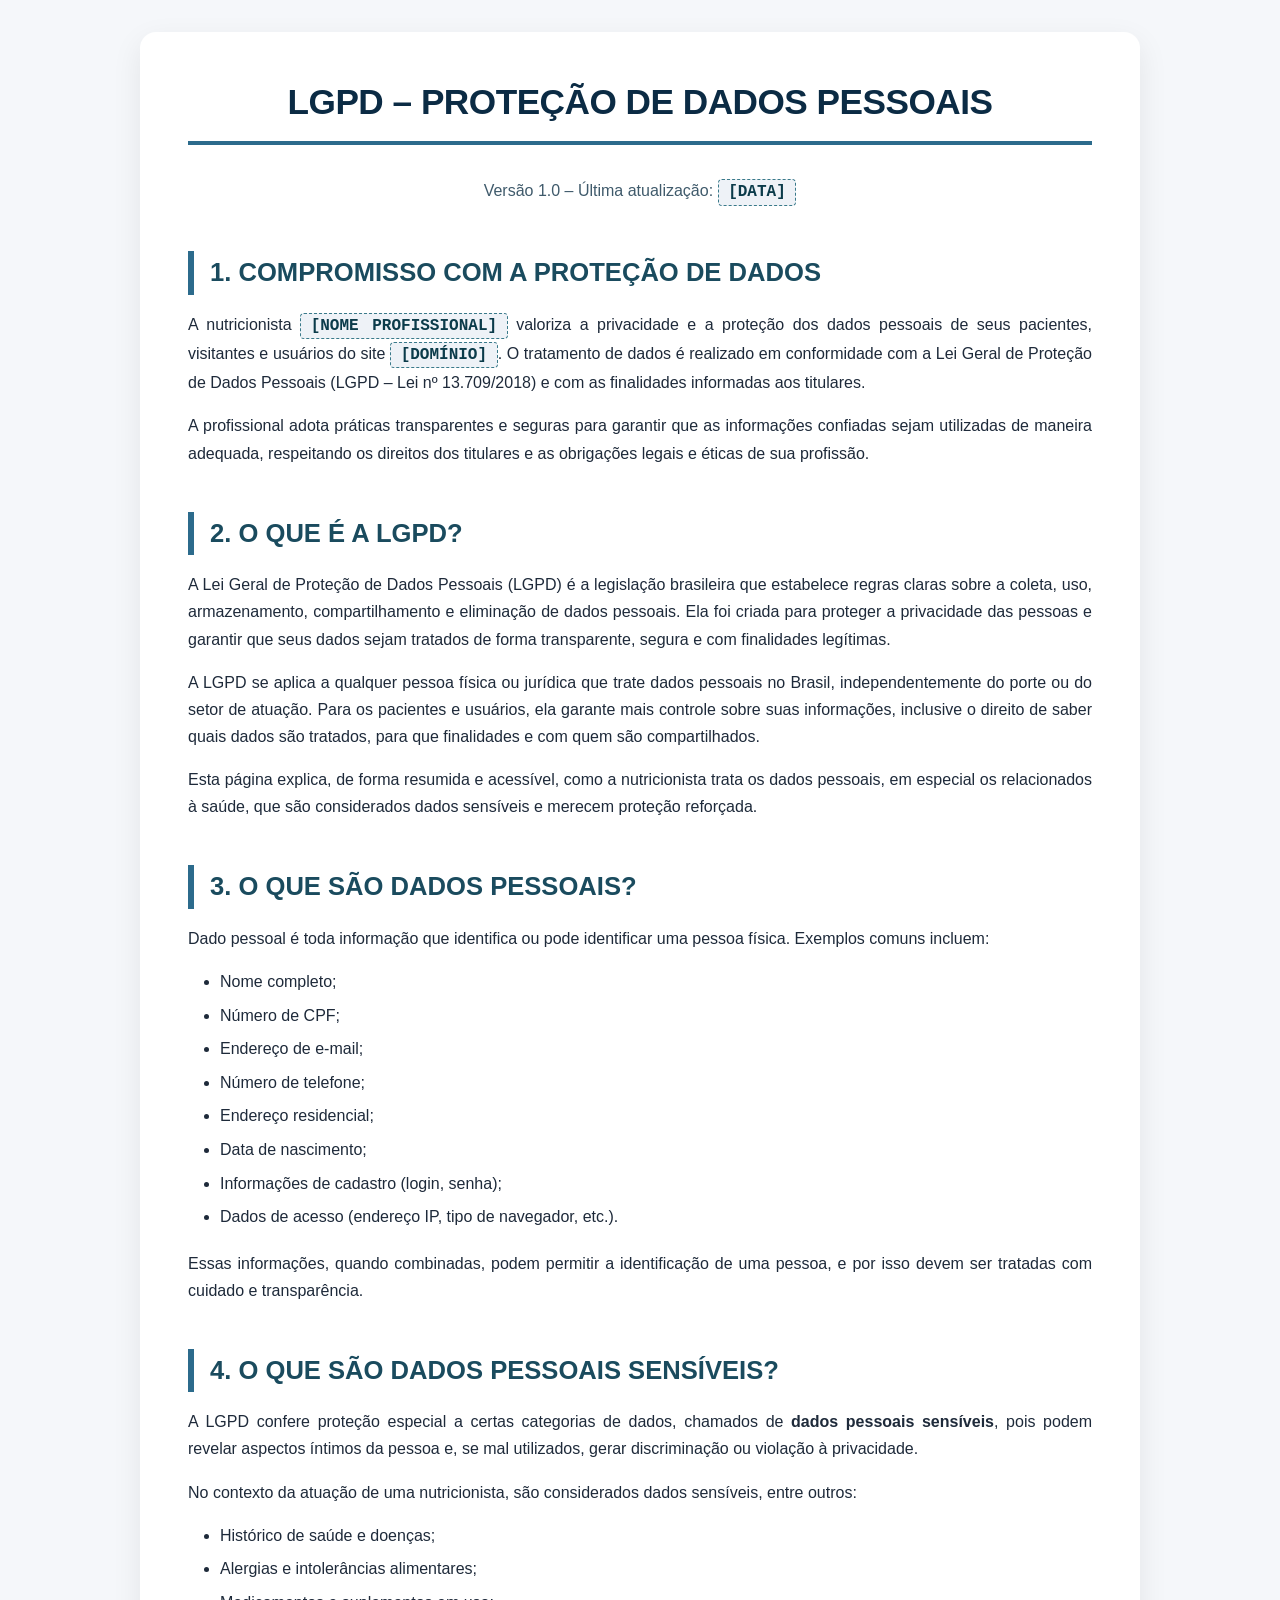
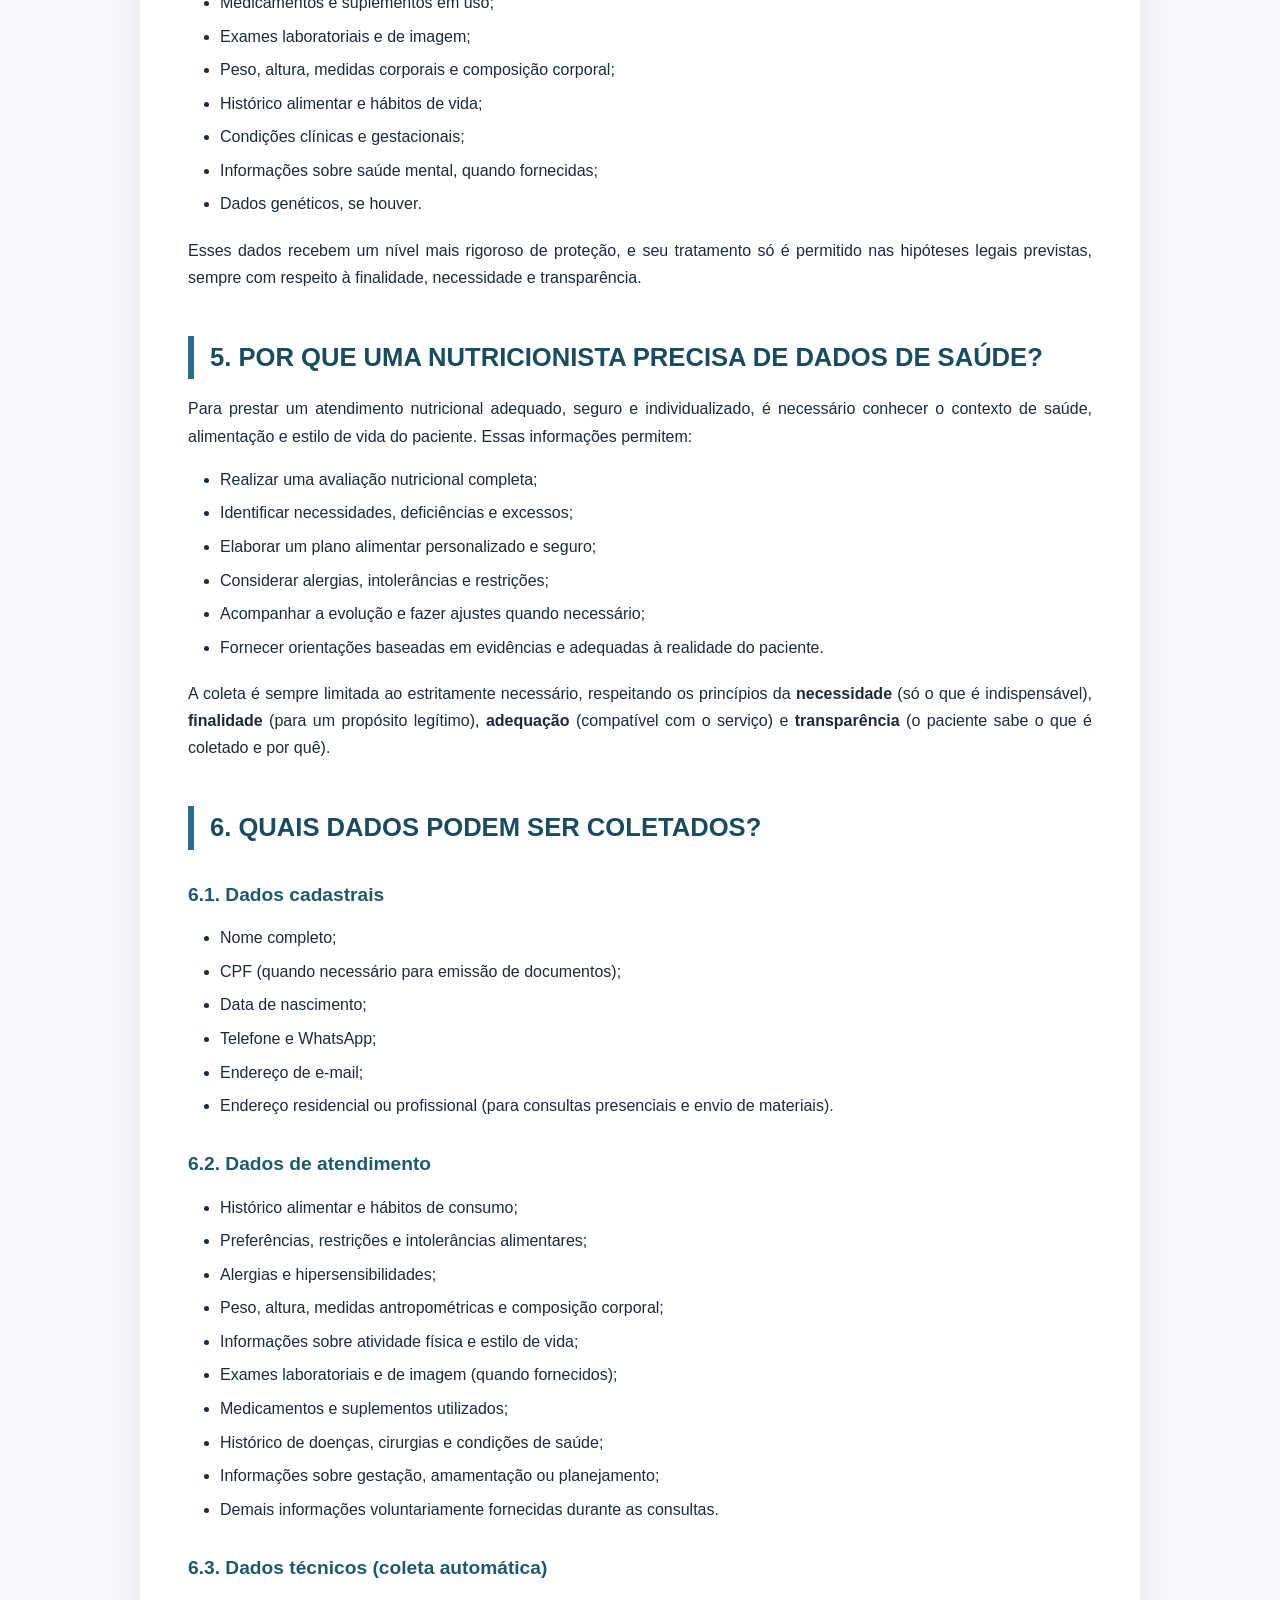
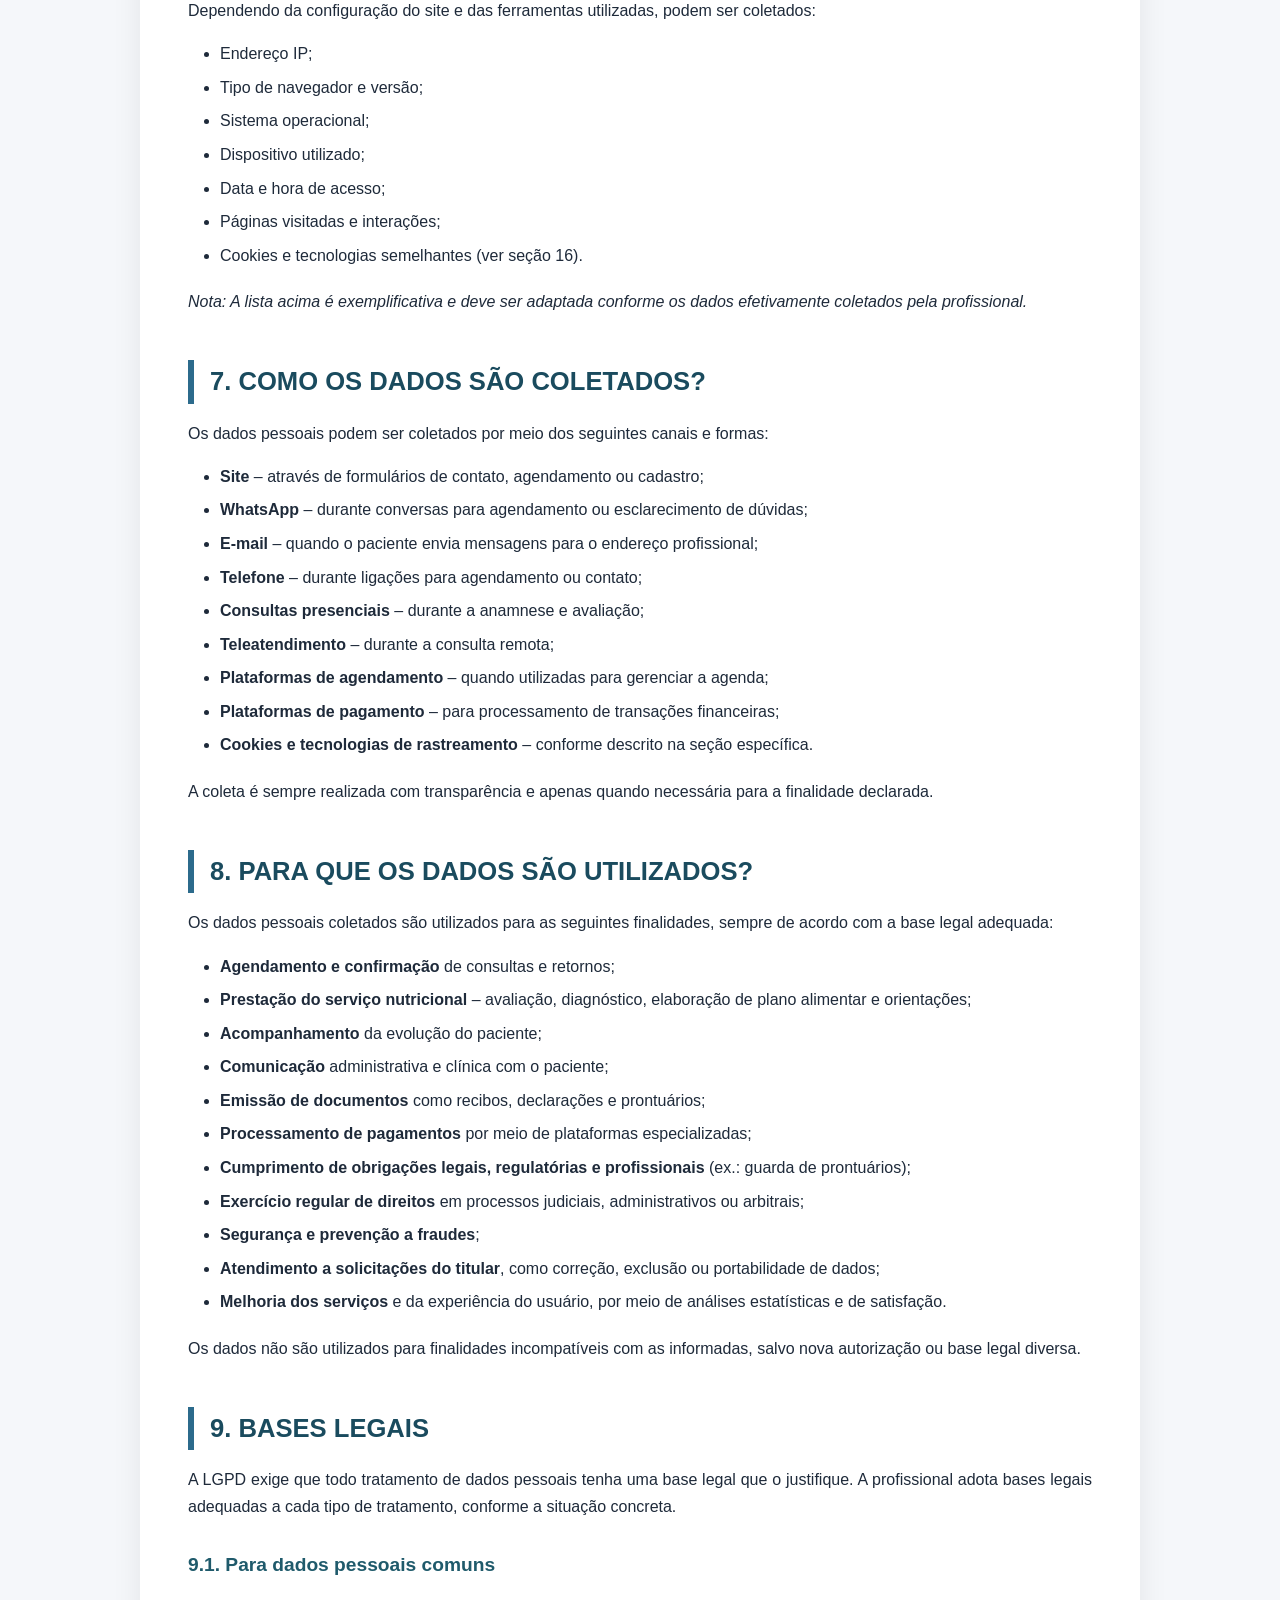
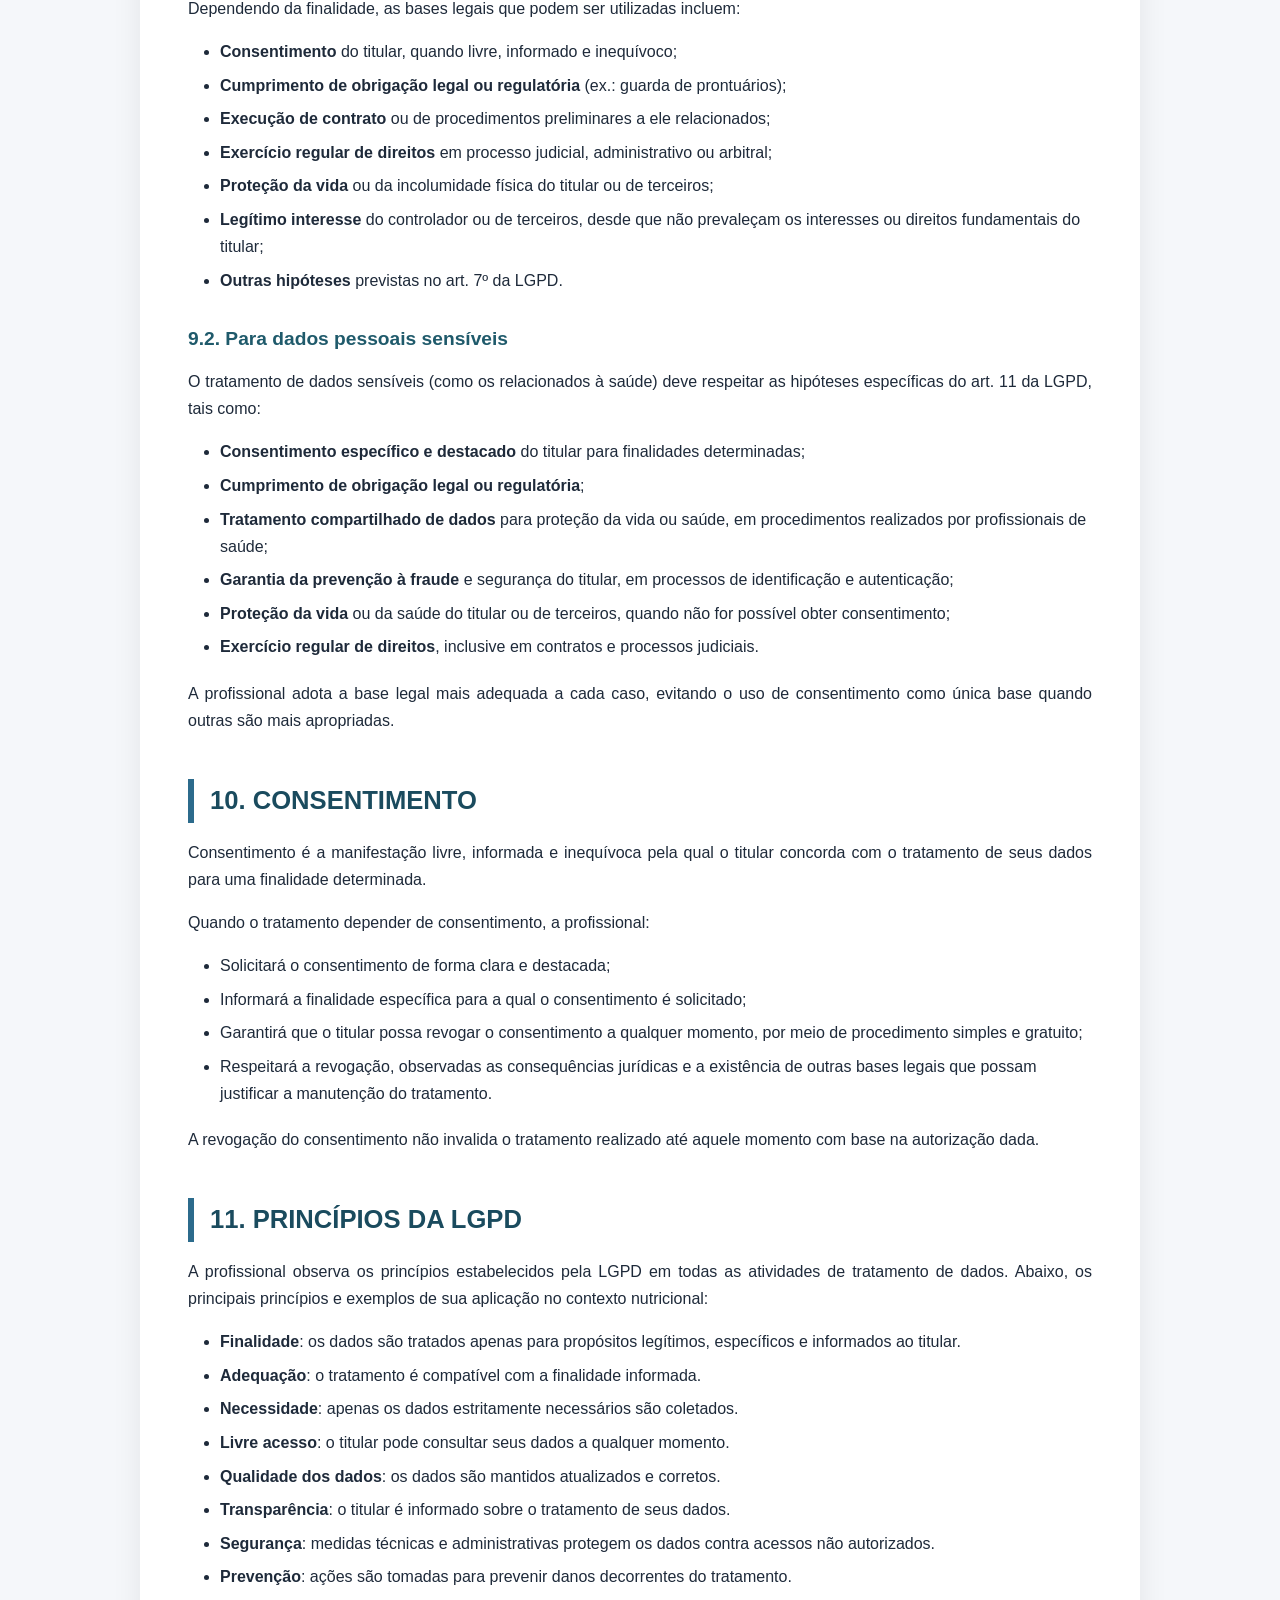
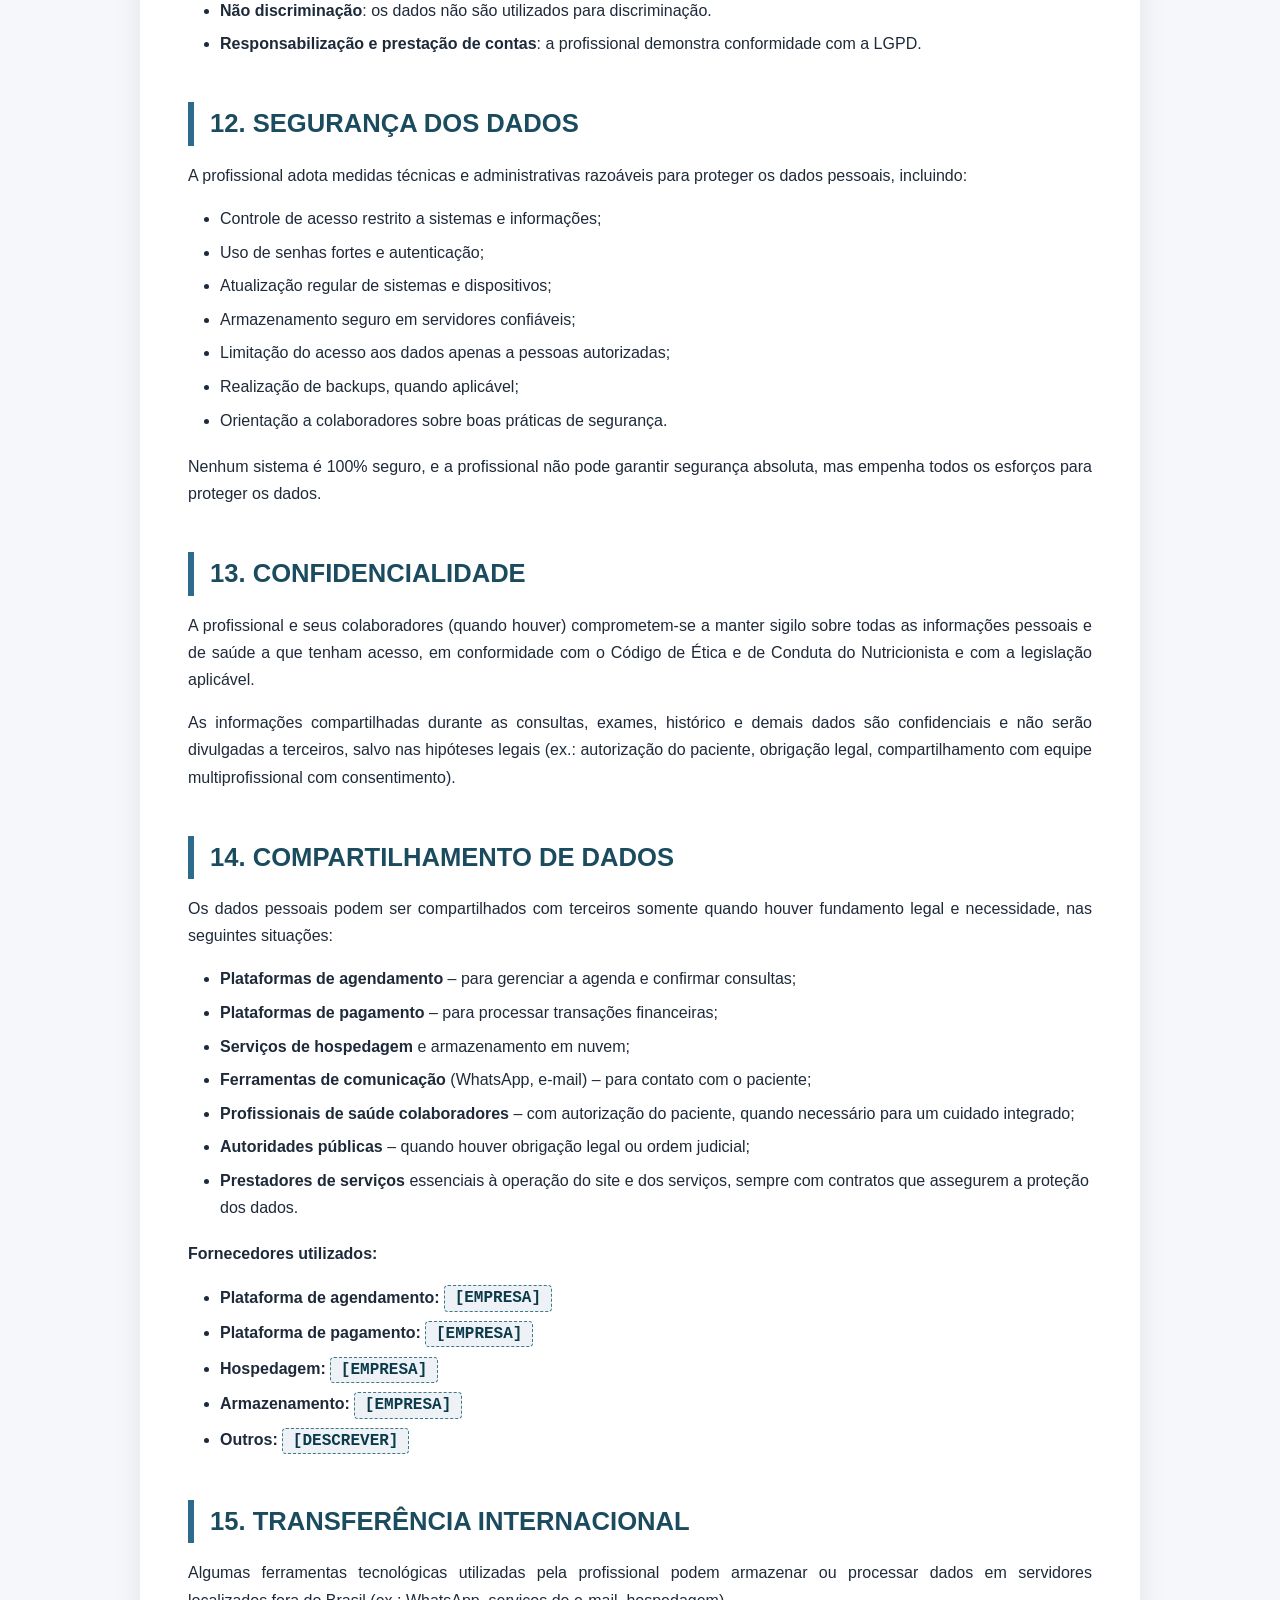
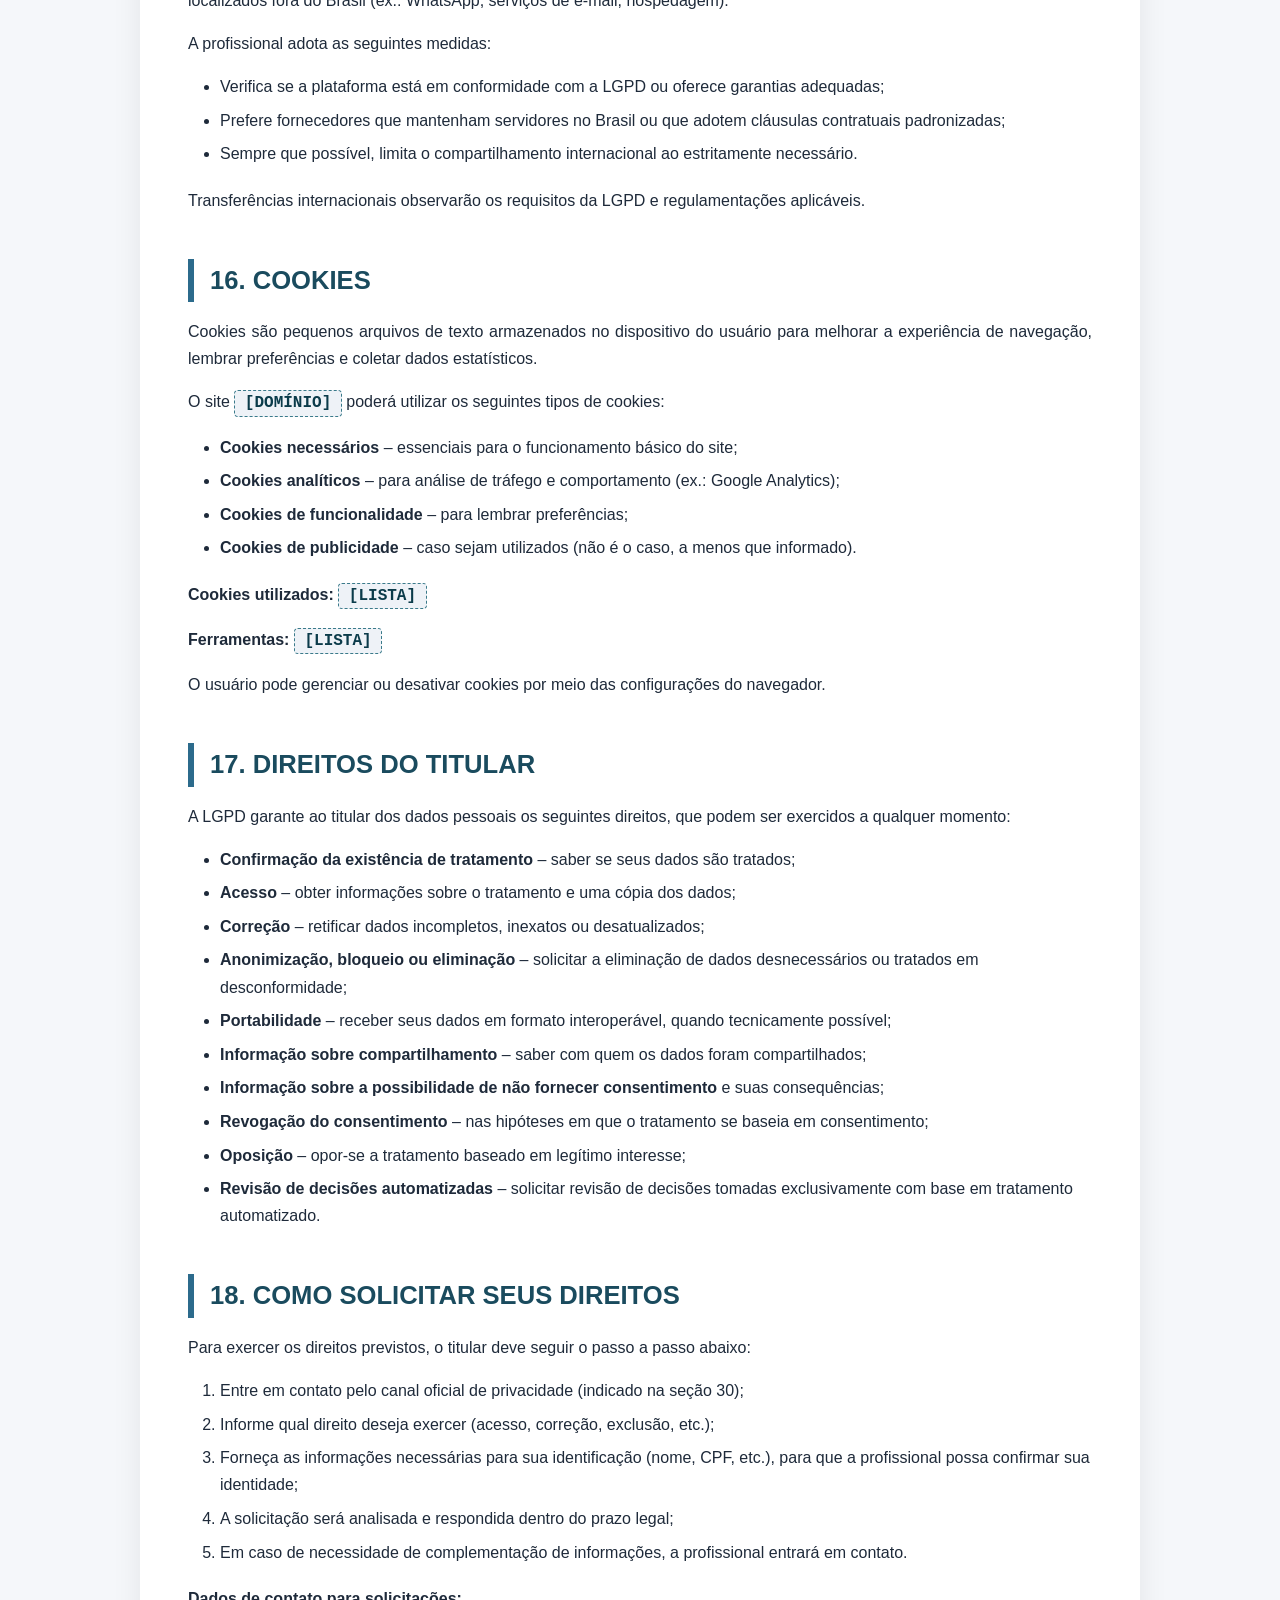
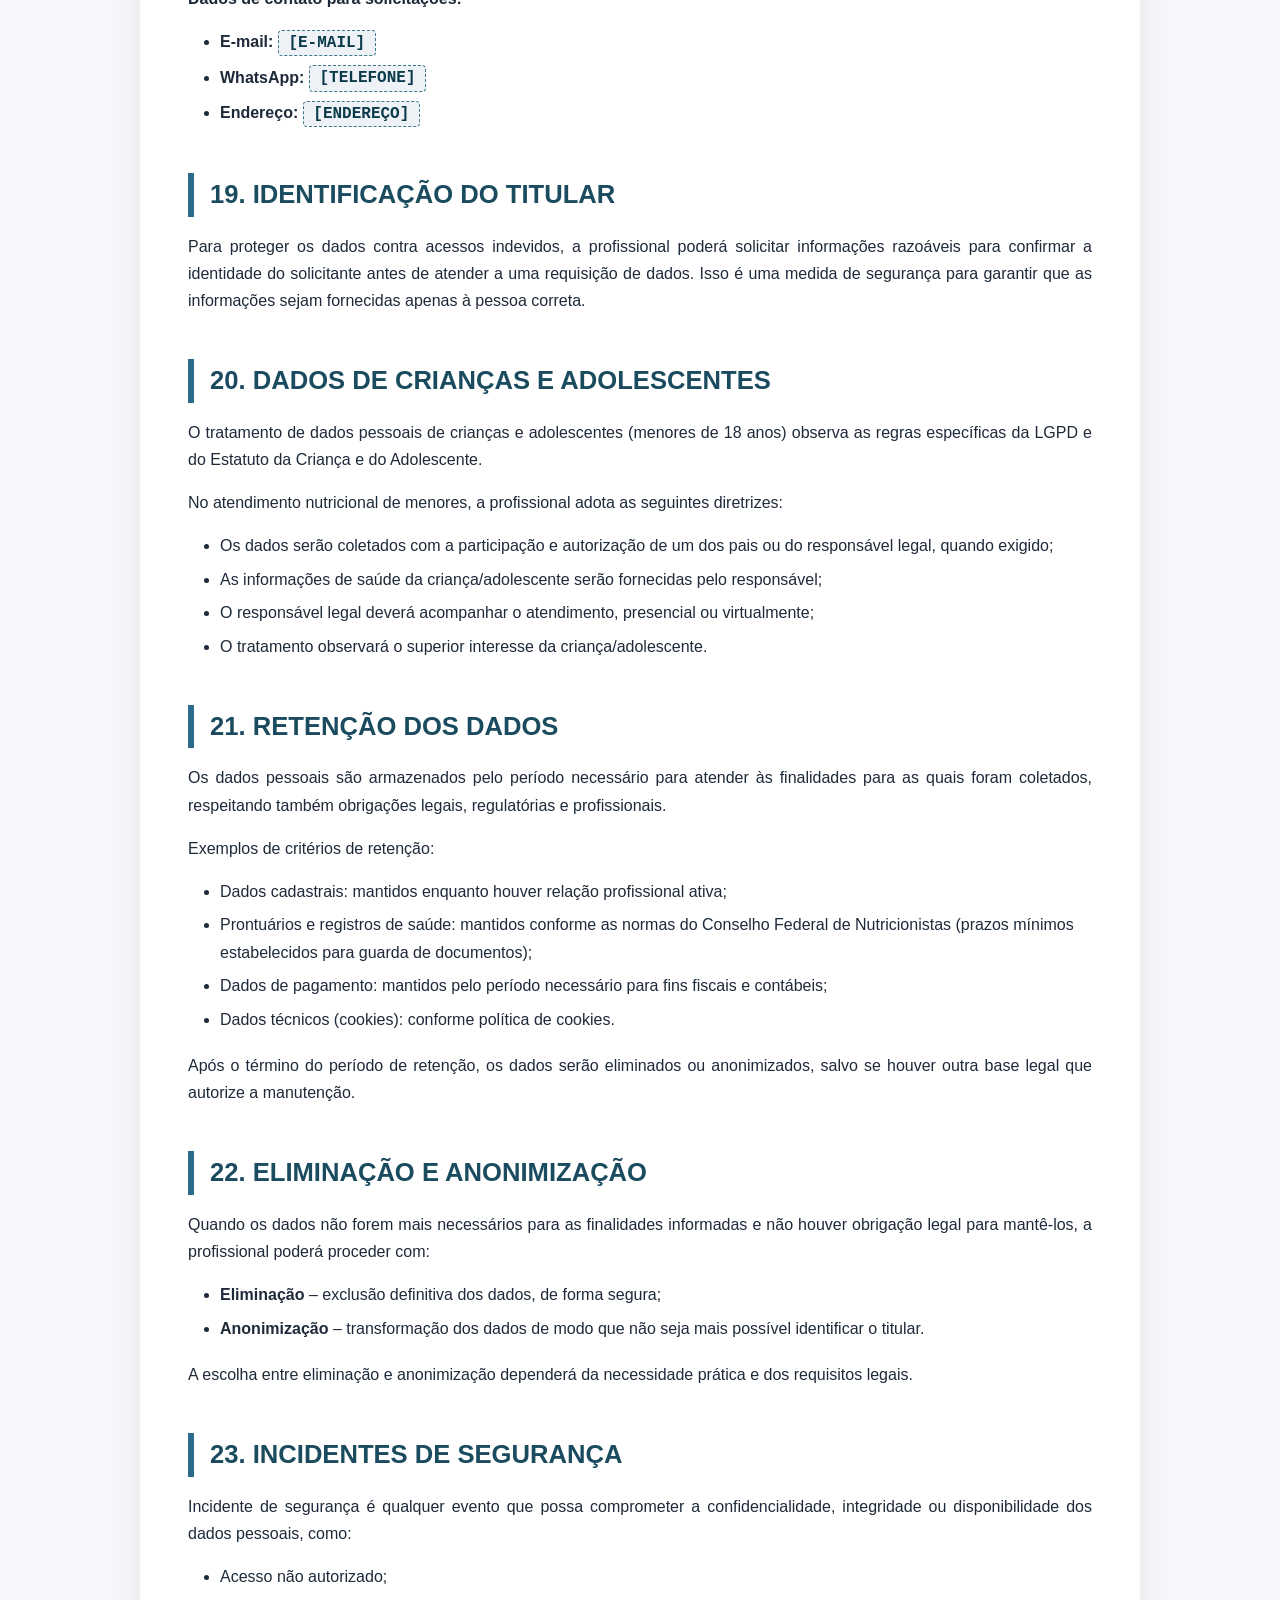
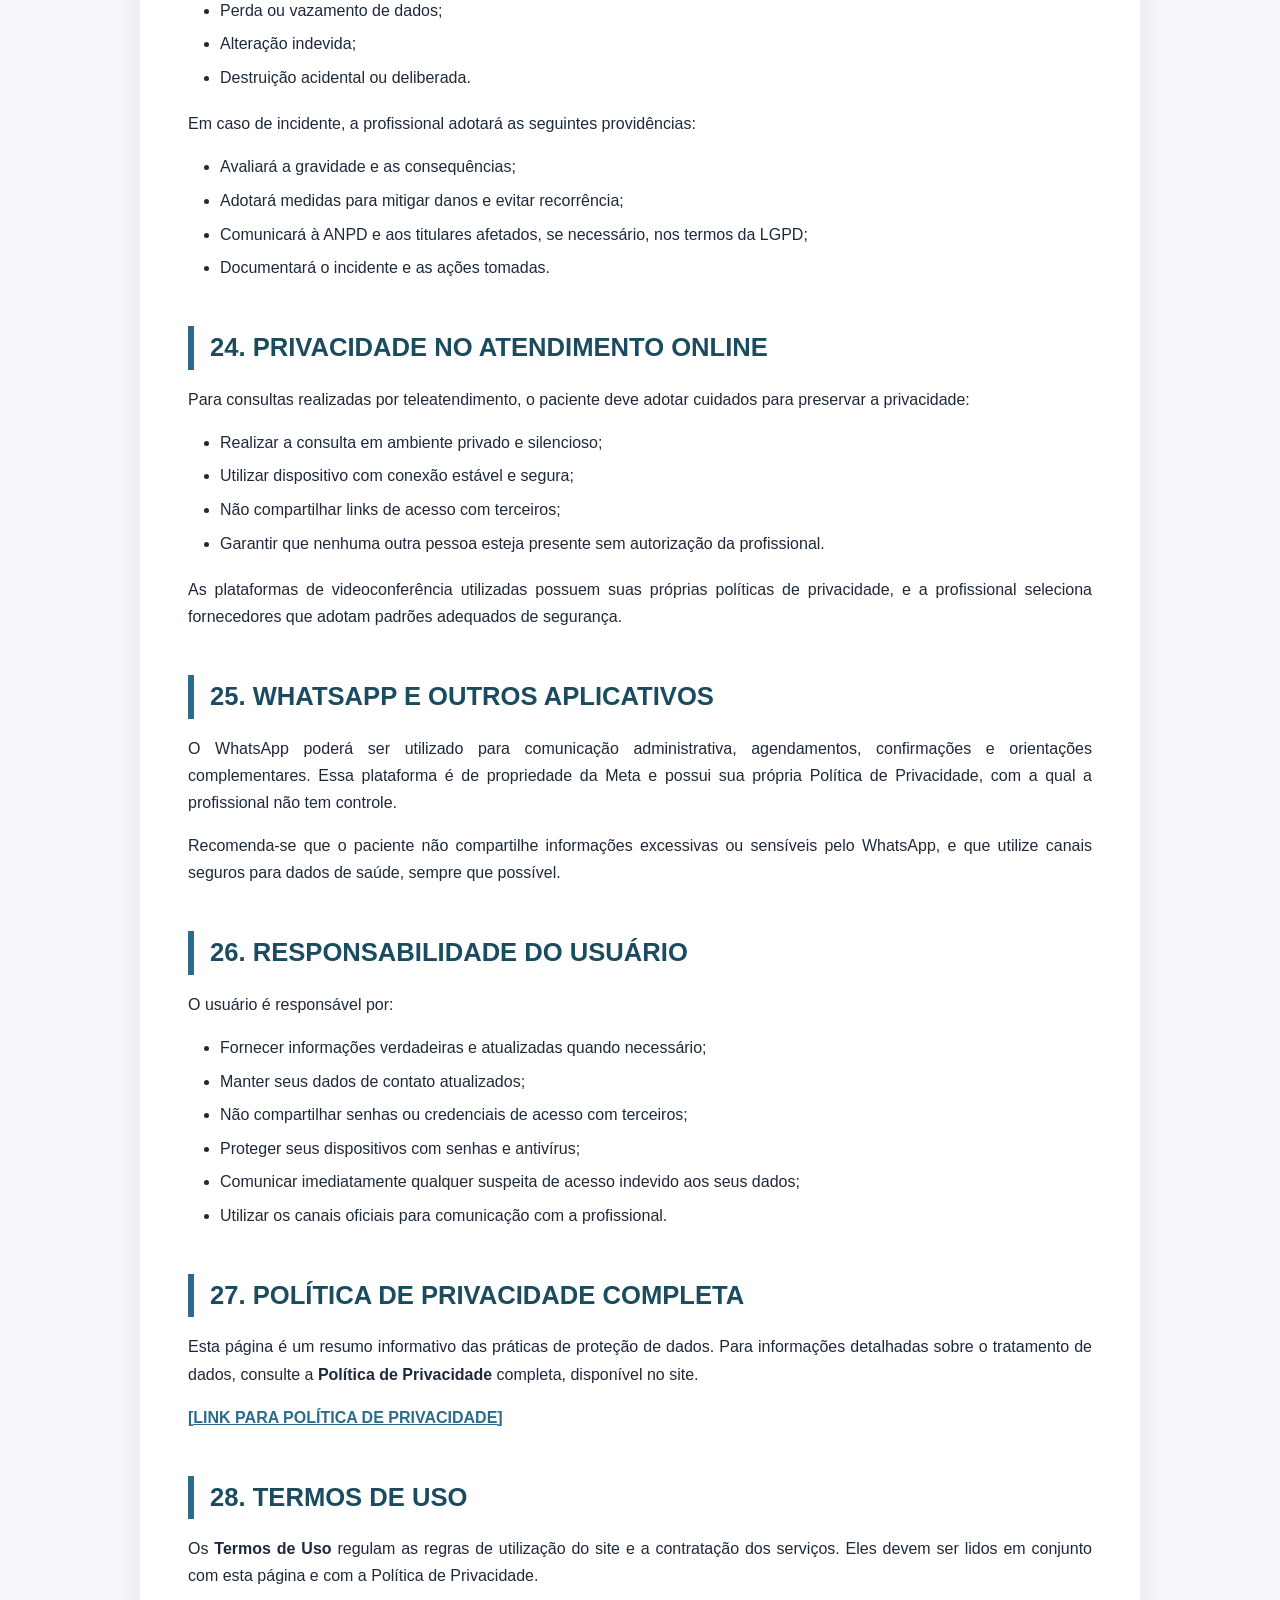
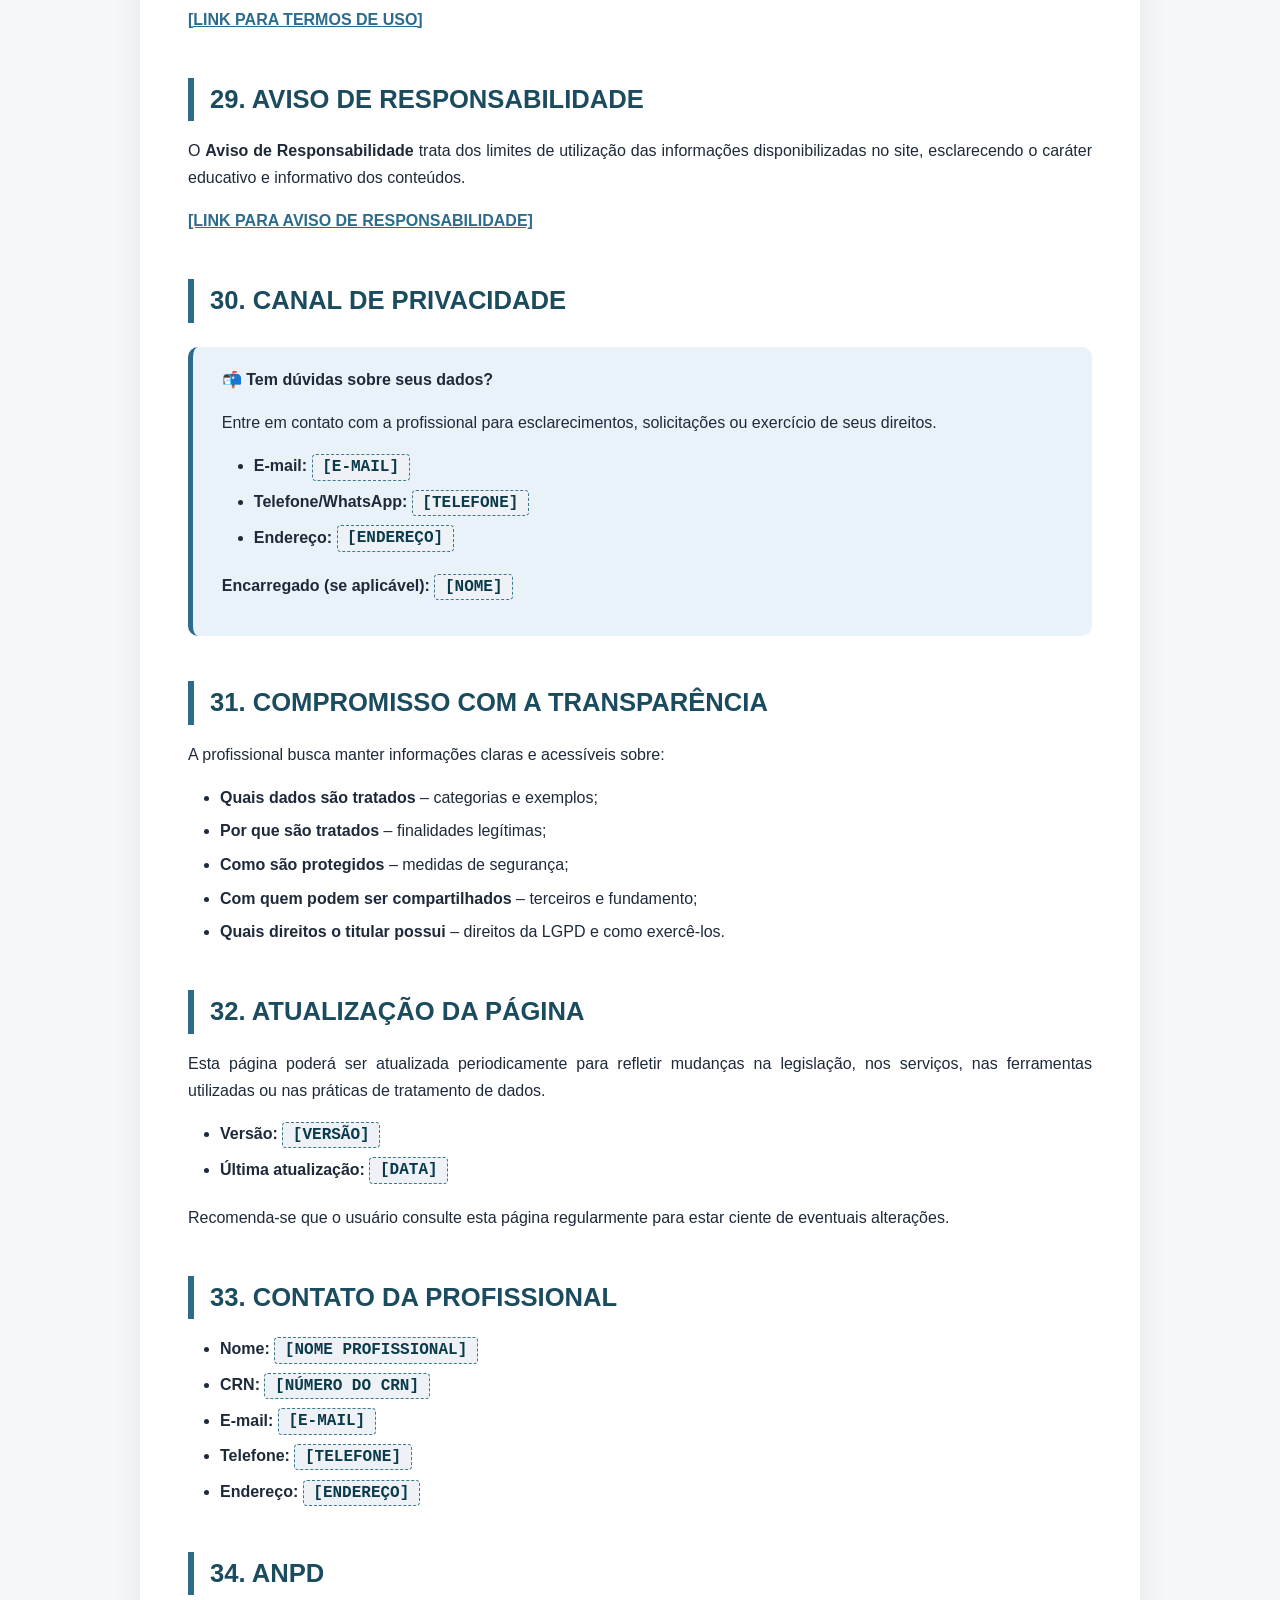
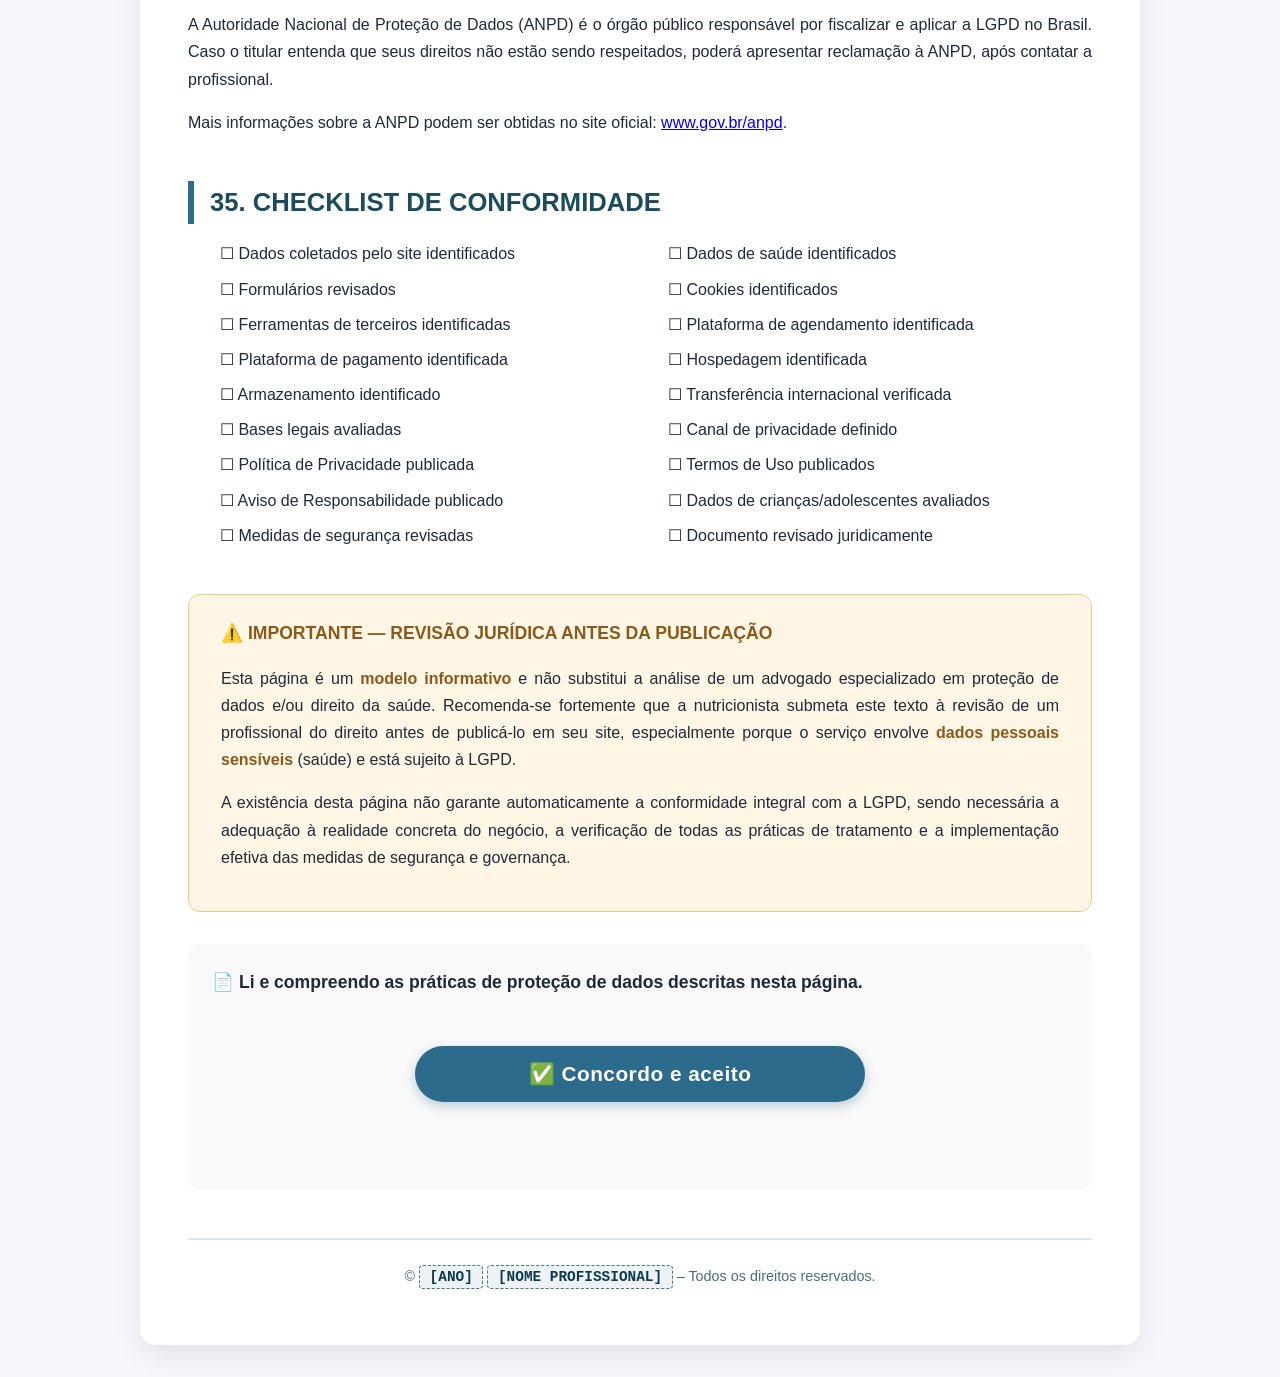
<file: Documentos e avisos/LGPD – Proteção de Dados.html>
<!DOCTYPE html>
<html lang="pt-BR">
<head>
    <meta charset="UTF-8">
    <meta name="viewport" content="width=device-width, initial-scale=1.0">
    <title>LGPD – Proteção de Dados Pessoais</title>
    <style>
        * {
            margin: 0;
            padding: 0;
            box-sizing: border-box;
        }

        body {
            font-family: 'Segoe UI', Tahoma, Geneva, Verdana, sans-serif;
            background: #f5f7fa;
            color: #1e2a3a;
            padding: 2rem 1rem;
            line-height: 1.7;
        }

        .container {
            max-width: 1000px;
            margin: 0 auto;
            background: #ffffff;
            padding: 2.5rem 3rem;
            border-radius: 16px;
            box-shadow: 0 10px 30px rgba(0, 0, 0, 0.08);
        }

        h1 {
            font-size: 2.2rem;
            color: #0b2b44;
            border-bottom: 4px solid #2c6b8c;
            padding-bottom: 0.6rem;
            margin-bottom: 2rem;
            text-align: center;
            letter-spacing: -0.5px;
        }

        h2 {
            font-size: 1.6rem;
            color: #1a4b5e;
            margin-top: 2.8rem;
            margin-bottom: 1rem;
            padding-left: 0.5rem;
            border-left: 6px solid #2c6b8c;
            padding-left: 1rem;
        }

        h3 {
            font-size: 1.2rem;
            color: #1f5a6b;
            margin-top: 1.8rem;
            margin-bottom: 0.8rem;
            font-weight: 600;
        }

        p {
            margin-bottom: 1rem;
            text-align: justify;
        }

        ul, ol {
            margin: 0.8rem 0 1.2rem 2rem;
        }

        li {
            margin-bottom: 0.4rem;
        }

        .highlight-box {
            background: #e9f2f9;
            padding: 1.2rem 1.8rem;
            border-radius: 10px;
            border-left: 5px solid #2c6b8c;
            margin: 1.5rem 0;
        }

        .field-placeholder {
            background: #eef2f7;
            padding: 0.2rem 0.6rem;
            border-radius: 4px;
            font-family: 'Courier New', monospace;
            font-weight: 600;
            color: #0b3b4a;
            border: 1px dashed #3a7a8a;
        }

        table {
            width: 100%;
            border-collapse: collapse;
            margin: 1.5rem 0;
            font-size: 0.95rem;
        }

        table th {
            background: #dce5ed;
            color: #1a3b4a;
            font-weight: 600;
            padding: 0.7rem 0.5rem;
            border: 1px solid #b0c4d4;
            text-align: left;
        }

        table td {
            padding: 0.7rem 0.5rem;
            border: 1px solid #b0c4d4;
            vertical-align: top;
        }

        table tr:nth-child(even) {
            background: #f8fafc;
        }

        .btn-accept {
            display: block;
            width: 100%;
            max-width: 450px;
            margin: 3rem auto 1.5rem;
            padding: 1rem 2rem;
            font-size: 1.3rem;
            font-weight: 700;
            color: #fff;
            background: #2c6b8c;
            border: none;
            border-radius: 50px;
            cursor: pointer;
            transition: background 0.2s, transform 0.1s;
            box-shadow: 0 4px 12px rgba(44, 107, 140, 0.3);
            letter-spacing: 0.5px;
        }

        .btn-accept:hover {
            background: #1f5673;
        }

        .btn-accept:active {
            transform: scale(0.97);
        }

        .btn-accept:disabled {
            opacity: 0.6;
            cursor: not-allowed;
            transform: none;
        }

        .acceptance-message {
            text-align: center;
            font-size: 1rem;
            color: #2c6b8c;
            font-weight: 600;
            margin-top: 0.5rem;
            min-height: 2.5rem;
        }

        .footer-note {
            margin-top: 3rem;
            padding-top: 1.5rem;
            border-top: 2px solid #dce5ed;
            font-size: 0.95rem;
            color: #3a4f5e;
        }

        .legal-warning {
            background: #fff6e5;
            padding: 1.5rem 2rem;
            border-radius: 12px;
            border: 1px solid #f0c78a;
            margin: 2.5rem 0 1.5rem;
        }

        .legal-warning strong {
            color: #8a5a1a;
        }

        .checklist-grid {
            display: grid;
            grid-template-columns: 1fr 1fr;
            gap: 0.2rem 1.5rem;
            list-style: none;
            padding-left: 0;
        }

        .checklist-grid li {
            margin-bottom: 0.3rem;
        }

        @media (max-width: 700px) {
            .container {
                padding: 1.5rem;
            }
            h1 {
                font-size: 1.7rem;
            }
            h2 {
                font-size: 1.3rem;
            }
            ul, ol {
                margin-left: 1.2rem;
            }
            .checklist-grid {
                grid-template-columns: 1fr;
            }
            table {
                font-size: 0.85rem;
            }
            table th, table td {
                padding: 0.4rem 0.3rem;
            }
        }

        @media print {
            .btn-accept {
                display: none;
            }
            .acceptance-message {
                display: none;
            }
            body {
                background: #fff;
                padding: 0.5in;
            }
            .container {
                box-shadow: none;
                padding: 0;
            }
        }
    </style>
</head>
<body>
<div class="container">

    <h1>LGPD – PROTEÇÃO DE DADOS PESSOAIS</h1>
    <p style="text-align:center; color:#3f5a6b; font-weight:500;">Versão 1.0 – Última atualização: <span class="field-placeholder">[DATA]</span></p>

    <!-- ==================== SEÇÃO 1 ==================== -->
    <h2>1. COMPROMISSO COM A PROTEÇÃO DE DADOS</h2>
    <p>A nutricionista <span class="field-placeholder">[NOME PROFISSIONAL]</span> valoriza a privacidade e a proteção dos dados pessoais de seus pacientes, visitantes e usuários do site <span class="field-placeholder">[DOMÍNIO]</span>. O tratamento de dados é realizado em conformidade com a Lei Geral de Proteção de Dados Pessoais (LGPD – Lei nº 13.709/2018) e com as finalidades informadas aos titulares.</p>
    <p>A profissional adota práticas transparentes e seguras para garantir que as informações confiadas sejam utilizadas de maneira adequada, respeitando os direitos dos titulares e as obrigações legais e éticas de sua profissão.</p>

    <!-- ==================== SEÇÃO 2 ==================== -->
    <h2>2. O QUE É A LGPD?</h2>
    <p>A Lei Geral de Proteção de Dados Pessoais (LGPD) é a legislação brasileira que estabelece regras claras sobre a coleta, uso, armazenamento, compartilhamento e eliminação de dados pessoais. Ela foi criada para proteger a privacidade das pessoas e garantir que seus dados sejam tratados de forma transparente, segura e com finalidades legítimas.</p>
    <p>A LGPD se aplica a qualquer pessoa física ou jurídica que trate dados pessoais no Brasil, independentemente do porte ou do setor de atuação. Para os pacientes e usuários, ela garante mais controle sobre suas informações, inclusive o direito de saber quais dados são tratados, para que finalidades e com quem são compartilhados.</p>
    <p>Esta página explica, de forma resumida e acessível, como a nutricionista trata os dados pessoais, em especial os relacionados à saúde, que são considerados dados sensíveis e merecem proteção reforçada.</p>

    <!-- ==================== SEÇÃO 3 ==================== -->
    <h2>3. O QUE SÃO DADOS PESSOAIS?</h2>
    <p>Dado pessoal é toda informação que identifica ou pode identificar uma pessoa física. Exemplos comuns incluem:</p>
    <ul>
        <li>Nome completo;</li>
        <li>Número de CPF;</li>
        <li>Endereço de e-mail;</li>
        <li>Número de telefone;</li>
        <li>Endereço residencial;</li>
        <li>Data de nascimento;</li>
        <li>Informações de cadastro (login, senha);</li>
        <li>Dados de acesso (endereço IP, tipo de navegador, etc.).</li>
    </ul>
    <p>Essas informações, quando combinadas, podem permitir a identificação de uma pessoa, e por isso devem ser tratadas com cuidado e transparência.</p>

    <!-- ==================== SEÇÃO 4 ==================== -->
    <h2>4. O QUE SÃO DADOS PESSOAIS SENSÍVEIS?</h2>
    <p>A LGPD confere proteção especial a certas categorias de dados, chamados de <strong>dados pessoais sensíveis</strong>, pois podem revelar aspectos íntimos da pessoa e, se mal utilizados, gerar discriminação ou violação à privacidade.</p>
    <p>No contexto da atuação de uma nutricionista, são considerados dados sensíveis, entre outros:</p>
    <ul>
        <li>Histórico de saúde e doenças;</li>
        <li>Alergias e intolerâncias alimentares;</li>
        <li>Medicamentos e suplementos em uso;</li>
        <li>Exames laboratoriais e de imagem;</li>
        <li>Peso, altura, medidas corporais e composição corporal;</li>
        <li>Histórico alimentar e hábitos de vida;</li>
        <li>Condições clínicas e gestacionais;</li>
        <li>Informações sobre saúde mental, quando fornecidas;</li>
        <li>Dados genéticos, se houver.</li>
    </ul>
    <p>Esses dados recebem um nível mais rigoroso de proteção, e seu tratamento só é permitido nas hipóteses legais previstas, sempre com respeito à finalidade, necessidade e transparência.</p>

    <!-- ==================== SEÇÃO 5 ==================== -->
    <h2>5. POR QUE UMA NUTRICIONISTA PRECISA DE DADOS DE SAÚDE?</h2>
    <p>Para prestar um atendimento nutricional adequado, seguro e individualizado, é necessário conhecer o contexto de saúde, alimentação e estilo de vida do paciente. Essas informações permitem:</p>
    <ul>
        <li>Realizar uma avaliação nutricional completa;</li>
        <li>Identificar necessidades, deficiências e excessos;</li>
        <li>Elaborar um plano alimentar personalizado e seguro;</li>
        <li>Considerar alergias, intolerâncias e restrições;</li>
        <li>Acompanhar a evolução e fazer ajustes quando necessário;</li>
        <li>Fornecer orientações baseadas em evidências e adequadas à realidade do paciente.</li>
    </ul>
    <p>A coleta é sempre limitada ao estritamente necessário, respeitando os princípios da <strong>necessidade</strong> (só o que é indispensável), <strong>finalidade</strong> (para um propósito legítimo), <strong>adequação</strong> (compatível com o serviço) e <strong>transparência</strong> (o paciente sabe o que é coletado e por quê).</p>

    <!-- ==================== SEÇÃO 6 ==================== -->
    <h2>6. QUAIS DADOS PODEM SER COLETADOS?</h2>

    <h3>6.1. Dados cadastrais</h3>
    <ul>
        <li>Nome completo;</li>
        <li>CPF (quando necessário para emissão de documentos);</li>
        <li>Data de nascimento;</li>
        <li>Telefone e WhatsApp;</li>
        <li>Endereço de e-mail;</li>
        <li>Endereço residencial ou profissional (para consultas presenciais e envio de materiais).</li>
    </ul>

    <h3>6.2. Dados de atendimento</h3>
    <ul>
        <li>Histórico alimentar e hábitos de consumo;</li>
        <li>Preferências, restrições e intolerâncias alimentares;</li>
        <li>Alergias e hipersensibilidades;</li>
        <li>Peso, altura, medidas antropométricas e composição corporal;</li>
        <li>Informações sobre atividade física e estilo de vida;</li>
        <li>Exames laboratoriais e de imagem (quando fornecidos);</li>
        <li>Medicamentos e suplementos utilizados;</li>
        <li>Histórico de doenças, cirurgias e condições de saúde;</li>
        <li>Informações sobre gestação, amamentação ou planejamento;</li>
        <li>Demais informações voluntariamente fornecidas durante as consultas.</li>
    </ul>

    <h3>6.3. Dados técnicos (coleta automática)</h3>
    <p>Dependendo da configuração do site e das ferramentas utilizadas, podem ser coletados:</p>
    <ul>
        <li>Endereço IP;</li>
        <li>Tipo de navegador e versão;</li>
        <li>Sistema operacional;</li>
        <li>Dispositivo utilizado;</li>
        <li>Data e hora de acesso;</li>
        <li>Páginas visitadas e interações;</li>
        <li>Cookies e tecnologias semelhantes (ver seção 16).</li>
    </ul>
    <p><em>Nota: A lista acima é exemplificativa e deve ser adaptada conforme os dados efetivamente coletados pela profissional.</em></p>

    <!-- ==================== SEÇÃO 7 ==================== -->
    <h2>7. COMO OS DADOS SÃO COLETADOS?</h2>
    <p>Os dados pessoais podem ser coletados por meio dos seguintes canais e formas:</p>
    <ul>
        <li><strong>Site</strong> – através de formulários de contato, agendamento ou cadastro;</li>
        <li><strong>WhatsApp</strong> – durante conversas para agendamento ou esclarecimento de dúvidas;</li>
        <li><strong>E-mail</strong> – quando o paciente envia mensagens para o endereço profissional;</li>
        <li><strong>Telefone</strong> – durante ligações para agendamento ou contato;</li>
        <li><strong>Consultas presenciais</strong> – durante a anamnese e avaliação;</li>
        <li><strong>Teleatendimento</strong> – durante a consulta remota;</li>
        <li><strong>Plataformas de agendamento</strong> – quando utilizadas para gerenciar a agenda;</li>
        <li><strong>Plataformas de pagamento</strong> – para processamento de transações financeiras;</li>
        <li><strong>Cookies e tecnologias de rastreamento</strong> – conforme descrito na seção específica.</li>
    </ul>
    <p>A coleta é sempre realizada com transparência e apenas quando necessária para a finalidade declarada.</p>

    <!-- ==================== SEÇÃO 8 ==================== -->
    <h2>8. PARA QUE OS DADOS SÃO UTILIZADOS?</h2>
    <p>Os dados pessoais coletados são utilizados para as seguintes finalidades, sempre de acordo com a base legal adequada:</p>
    <ul>
        <li><strong>Agendamento e confirmação</strong> de consultas e retornos;</li>
        <li><strong>Prestação do serviço nutricional</strong> – avaliação, diagnóstico, elaboração de plano alimentar e orientações;</li>
        <li><strong>Acompanhamento</strong> da evolução do paciente;</li>
        <li><strong>Comunicação</strong> administrativa e clínica com o paciente;</li>
        <li><strong>Emissão de documentos</strong> como recibos, declarações e prontuários;</li>
        <li><strong>Processamento de pagamentos</strong> por meio de plataformas especializadas;</li>
        <li><strong>Cumprimento de obrigações legais, regulatórias e profissionais</strong> (ex.: guarda de prontuários);</li>
        <li><strong>Exercício regular de direitos</strong> em processos judiciais, administrativos ou arbitrais;</li>
        <li><strong>Segurança e prevenção a fraudes</strong>;</li>
        <li><strong>Atendimento a solicitações do titular</strong>, como correção, exclusão ou portabilidade de dados;</li>
        <li><strong>Melhoria dos serviços</strong> e da experiência do usuário, por meio de análises estatísticas e de satisfação.</li>
    </ul>
    <p>Os dados não são utilizados para finalidades incompatíveis com as informadas, salvo nova autorização ou base legal diversa.</p>

    <!-- ==================== SEÇÃO 9 ==================== -->
    <h2>9. BASES LEGAIS</h2>
    <p>A LGPD exige que todo tratamento de dados pessoais tenha uma base legal que o justifique. A profissional adota bases legais adequadas a cada tipo de tratamento, conforme a situação concreta.</p>

    <h3>9.1. Para dados pessoais comuns</h3>
    <p>Dependendo da finalidade, as bases legais que podem ser utilizadas incluem:</p>
    <ul>
        <li><strong>Consentimento</strong> do titular, quando livre, informado e inequívoco;</li>
        <li><strong>Cumprimento de obrigação legal ou regulatória</strong> (ex.: guarda de prontuários);</li>
        <li><strong>Execução de contrato</strong> ou de procedimentos preliminares a ele relacionados;</li>
        <li><strong>Exercício regular de direitos</strong> em processo judicial, administrativo ou arbitral;</li>
        <li><strong>Proteção da vida</strong> ou da incolumidade física do titular ou de terceiros;</li>
        <li><strong>Legítimo interesse</strong> do controlador ou de terceiros, desde que não prevaleçam os interesses ou direitos fundamentais do titular;</li>
        <li><strong>Outras hipóteses</strong> previstas no art. 7º da LGPD.</li>
    </ul>

    <h3>9.2. Para dados pessoais sensíveis</h3>
    <p>O tratamento de dados sensíveis (como os relacionados à saúde) deve respeitar as hipóteses específicas do art. 11 da LGPD, tais como:</p>
    <ul>
        <li><strong>Consentimento específico e destacado</strong> do titular para finalidades determinadas;</li>
        <li><strong>Cumprimento de obrigação legal ou regulatória</strong>;</li>
        <li><strong>Tratamento compartilhado de dados</strong> para proteção da vida ou saúde, em procedimentos realizados por profissionais de saúde;</li>
        <li><strong>Garantia da prevenção à fraude</strong> e segurança do titular, em processos de identificação e autenticação;</li>
        <li><strong>Proteção da vida</strong> ou da saúde do titular ou de terceiros, quando não for possível obter consentimento;</li>
        <li><strong>Exercício regular de direitos</strong>, inclusive em contratos e processos judiciais.</li>
    </ul>
    <p>A profissional adota a base legal mais adequada a cada caso, evitando o uso de consentimento como única base quando outras são mais apropriadas.</p>

    <!-- ==================== SEÇÃO 10 ==================== -->
    <h2>10. CONSENTIMENTO</h2>
    <p>Consentimento é a manifestação livre, informada e inequívoca pela qual o titular concorda com o tratamento de seus dados para uma finalidade determinada.</p>
    <p>Quando o tratamento depender de consentimento, a profissional:</p>
    <ul>
        <li>Solicitará o consentimento de forma clara e destacada;</li>
        <li>Informará a finalidade específica para a qual o consentimento é solicitado;</li>
        <li>Garantirá que o titular possa revogar o consentimento a qualquer momento, por meio de procedimento simples e gratuito;</li>
        <li>Respeitará a revogação, observadas as consequências jurídicas e a existência de outras bases legais que possam justificar a manutenção do tratamento.</li>
    </ul>
    <p>A revogação do consentimento não invalida o tratamento realizado até aquele momento com base na autorização dada.</p>

    <!-- ==================== SEÇÃO 11 ==================== -->
    <h2>11. PRINCÍPIOS DA LGPD</h2>
    <p>A profissional observa os princípios estabelecidos pela LGPD em todas as atividades de tratamento de dados. Abaixo, os principais princípios e exemplos de sua aplicação no contexto nutricional:</p>
    <ul>
        <li><strong>Finalidade</strong>: os dados são tratados apenas para propósitos legítimos, específicos e informados ao titular.</li>
        <li><strong>Adequação</strong>: o tratamento é compatível com a finalidade informada.</li>
        <li><strong>Necessidade</strong>: apenas os dados estritamente necessários são coletados.</li>
        <li><strong>Livre acesso</strong>: o titular pode consultar seus dados a qualquer momento.</li>
        <li><strong>Qualidade dos dados</strong>: os dados são mantidos atualizados e corretos.</li>
        <li><strong>Transparência</strong>: o titular é informado sobre o tratamento de seus dados.</li>
        <li><strong>Segurança</strong>: medidas técnicas e administrativas protegem os dados contra acessos não autorizados.</li>
        <li><strong>Prevenção</strong>: ações são tomadas para prevenir danos decorrentes do tratamento.</li>
        <li><strong>Não discriminação</strong>: os dados não são utilizados para discriminação.</li>
        <li><strong>Responsabilização e prestação de contas</strong>: a profissional demonstra conformidade com a LGPD.</li>
    </ul>

    <!-- ==================== SEÇÃO 12 ==================== -->
    <h2>12. SEGURANÇA DOS DADOS</h2>
    <p>A profissional adota medidas técnicas e administrativas razoáveis para proteger os dados pessoais, incluindo:</p>
    <ul>
        <li>Controle de acesso restrito a sistemas e informações;</li>
        <li>Uso de senhas fortes e autenticação;</li>
        <li>Atualização regular de sistemas e dispositivos;</li>
        <li>Armazenamento seguro em servidores confiáveis;</li>
        <li>Limitação do acesso aos dados apenas a pessoas autorizadas;</li>
        <li>Realização de backups, quando aplicável;</li>
        <li>Orientação a colaboradores sobre boas práticas de segurança.</li>
    </ul>
    <p>Nenhum sistema é 100% seguro, e a profissional não pode garantir segurança absoluta, mas empenha todos os esforços para proteger os dados.</p>

    <!-- ==================== SEÇÃO 13 ==================== -->
    <h2>13. CONFIDENCIALIDADE</h2>
    <p>A profissional e seus colaboradores (quando houver) comprometem-se a manter sigilo sobre todas as informações pessoais e de saúde a que tenham acesso, em conformidade com o Código de Ética e de Conduta do Nutricionista e com a legislação aplicável.</p>
    <p>As informações compartilhadas durante as consultas, exames, histórico e demais dados são confidenciais e não serão divulgadas a terceiros, salvo nas hipóteses legais (ex.: autorização do paciente, obrigação legal, compartilhamento com equipe multiprofissional com consentimento).</p>

    <!-- ==================== SEÇÃO 14 ==================== -->
    <h2>14. COMPARTILHAMENTO DE DADOS</h2>
    <p>Os dados pessoais podem ser compartilhados com terceiros somente quando houver fundamento legal e necessidade, nas seguintes situações:</p>
    <ul>
        <li><strong>Plataformas de agendamento</strong> – para gerenciar a agenda e confirmar consultas;</li>
        <li><strong>Plataformas de pagamento</strong> – para processar transações financeiras;</li>
        <li><strong>Serviços de hospedagem</strong> e armazenamento em nuvem;</li>
        <li><strong>Ferramentas de comunicação</strong> (WhatsApp, e-mail) – para contato com o paciente;</li>
        <li><strong>Profissionais de saúde colaboradores</strong> – com autorização do paciente, quando necessário para um cuidado integrado;</li>
        <li><strong>Autoridades públicas</strong> – quando houver obrigação legal ou ordem judicial;</li>
        <li><strong>Prestadores de serviços</strong> essenciais à operação do site e dos serviços, sempre com contratos que assegurem a proteção dos dados.</li>
    </ul>
    <p><strong>Fornecedores utilizados:</strong></p>
    <ul>
        <li><strong>Plataforma de agendamento:</strong> <span class="field-placeholder">[EMPRESA]</span></li>
        <li><strong>Plataforma de pagamento:</strong> <span class="field-placeholder">[EMPRESA]</span></li>
        <li><strong>Hospedagem:</strong> <span class="field-placeholder">[EMPRESA]</span></li>
        <li><strong>Armazenamento:</strong> <span class="field-placeholder">[EMPRESA]</span></li>
        <li><strong>Outros:</strong> <span class="field-placeholder">[DESCREVER]</span></li>
    </ul>

    <!-- ==================== SEÇÃO 15 ==================== -->
    <h2>15. TRANSFERÊNCIA INTERNACIONAL</h2>
    <p>Algumas ferramentas tecnológicas utilizadas pela profissional podem armazenar ou processar dados em servidores localizados fora do Brasil (ex.: WhatsApp, serviços de e-mail, hospedagem).</p>
    <p>A profissional adota as seguintes medidas:</p>
    <ul>
        <li>Verifica se a plataforma está em conformidade com a LGPD ou oferece garantias adequadas;</li>
        <li>Prefere fornecedores que mantenham servidores no Brasil ou que adotem cláusulas contratuais padronizadas;</li>
        <li>Sempre que possível, limita o compartilhamento internacional ao estritamente necessário.</li>
    </ul>
    <p>Transferências internacionais observarão os requisitos da LGPD e regulamentações aplicáveis.</p>

    <!-- ==================== SEÇÃO 16 ==================== -->
    <h2>16. COOKIES</h2>
    <p>Cookies são pequenos arquivos de texto armazenados no dispositivo do usuário para melhorar a experiência de navegação, lembrar preferências e coletar dados estatísticos.</p>
    <p>O site <span class="field-placeholder">[DOMÍNIO]</span> poderá utilizar os seguintes tipos de cookies:</p>
    <ul>
        <li><strong>Cookies necessários</strong> – essenciais para o funcionamento básico do site;</li>
        <li><strong>Cookies analíticos</strong> – para análise de tráfego e comportamento (ex.: Google Analytics);</li>
        <li><strong>Cookies de funcionalidade</strong> – para lembrar preferências;</li>
        <li><strong>Cookies de publicidade</strong> – caso sejam utilizados (não é o caso, a menos que informado).</li>
    </ul>
    <p><strong>Cookies utilizados:</strong> <span class="field-placeholder">[LISTA]</span></p>
    <p><strong>Ferramentas:</strong> <span class="field-placeholder">[LISTA]</span></p>
    <p>O usuário pode gerenciar ou desativar cookies por meio das configurações do navegador.</p>

    <!-- ==================== SEÇÃO 17 ==================== -->
    <h2>17. DIREITOS DO TITULAR</h2>
    <p>A LGPD garante ao titular dos dados pessoais os seguintes direitos, que podem ser exercidos a qualquer momento:</p>
    <ul>
        <li><strong>Confirmação da existência de tratamento</strong> – saber se seus dados são tratados;</li>
        <li><strong>Acesso</strong> – obter informações sobre o tratamento e uma cópia dos dados;</li>
        <li><strong>Correção</strong> – retificar dados incompletos, inexatos ou desatualizados;</li>
        <li><strong>Anonimização, bloqueio ou eliminação</strong> – solicitar a eliminação de dados desnecessários ou tratados em desconformidade;</li>
        <li><strong>Portabilidade</strong> – receber seus dados em formato interoperável, quando tecnicamente possível;</li>
        <li><strong>Informação sobre compartilhamento</strong> – saber com quem os dados foram compartilhados;</li>
        <li><strong>Informação sobre a possibilidade de não fornecer consentimento</strong> e suas consequências;</li>
        <li><strong>Revogação do consentimento</strong> – nas hipóteses em que o tratamento se baseia em consentimento;</li>
        <li><strong>Oposição</strong> – opor-se a tratamento baseado em legítimo interesse;</li>
        <li><strong>Revisão de decisões automatizadas</strong> – solicitar revisão de decisões tomadas exclusivamente com base em tratamento automatizado.</li>
    </ul>

    <!-- ==================== SEÇÃO 18 ==================== -->
    <h2>18. COMO SOLICITAR SEUS DIREITOS</h2>
    <p>Para exercer os direitos previstos, o titular deve seguir o passo a passo abaixo:</p>
    <ol>
        <li>Entre em contato pelo canal oficial de privacidade (indicado na seção 30);</li>
        <li>Informe qual direito deseja exercer (acesso, correção, exclusão, etc.);</li>
        <li>Forneça as informações necessárias para sua identificação (nome, CPF, etc.), para que a profissional possa confirmar sua identidade;</li>
        <li>A solicitação será analisada e respondida dentro do prazo legal;</li>
        <li>Em caso de necessidade de complementação de informações, a profissional entrará em contato.</li>
    </ol>
    <p><strong>Dados de contato para solicitações:</strong></p>
    <ul>
        <li><strong>E-mail:</strong> <span class="field-placeholder">[E-MAIL]</span></li>
        <li><strong>WhatsApp:</strong> <span class="field-placeholder">[TELEFONE]</span></li>
        <li><strong>Endereço:</strong> <span class="field-placeholder">[ENDEREÇO]</span></li>
    </ul>

    <!-- ==================== SEÇÃO 19 ==================== -->
    <h2>19. IDENTIFICAÇÃO DO TITULAR</h2>
    <p>Para proteger os dados contra acessos indevidos, a profissional poderá solicitar informações razoáveis para confirmar a identidade do solicitante antes de atender a uma requisição de dados. Isso é uma medida de segurança para garantir que as informações sejam fornecidas apenas à pessoa correta.</p>

    <!-- ==================== SEÇÃO 20 ==================== -->
    <h2>20. DADOS DE CRIANÇAS E ADOLESCENTES</h2>
    <p>O tratamento de dados pessoais de crianças e adolescentes (menores de 18 anos) observa as regras específicas da LGPD e do Estatuto da Criança e do Adolescente.</p>
    <p>No atendimento nutricional de menores, a profissional adota as seguintes diretrizes:</p>
    <ul>
        <li>Os dados serão coletados com a participação e autorização de um dos pais ou do responsável legal, quando exigido;</li>
        <li>As informações de saúde da criança/adolescente serão fornecidas pelo responsável;</li>
        <li>O responsável legal deverá acompanhar o atendimento, presencial ou virtualmente;</li>
        <li>O tratamento observará o superior interesse da criança/adolescente.</li>
    </ul>

    <!-- ==================== SEÇÃO 21 ==================== -->
    <h2>21. RETENÇÃO DOS DADOS</h2>
    <p>Os dados pessoais são armazenados pelo período necessário para atender às finalidades para as quais foram coletados, respeitando também obrigações legais, regulatórias e profissionais.</p>
    <p>Exemplos de critérios de retenção:</p>
    <ul>
        <li>Dados cadastrais: mantidos enquanto houver relação profissional ativa;</li>
        <li>Prontuários e registros de saúde: mantidos conforme as normas do Conselho Federal de Nutricionistas (prazos mínimos estabelecidos para guarda de documentos);</li>
        <li>Dados de pagamento: mantidos pelo período necessário para fins fiscais e contábeis;</li>
        <li>Dados técnicos (cookies): conforme política de cookies.</li>
    </ul>
    <p>Após o término do período de retenção, os dados serão eliminados ou anonimizados, salvo se houver outra base legal que autorize a manutenção.</p>

    <!-- ==================== SEÇÃO 22 ==================== -->
    <h2>22. ELIMINAÇÃO E ANONIMIZAÇÃO</h2>
    <p>Quando os dados não forem mais necessários para as finalidades informadas e não houver obrigação legal para mantê-los, a profissional poderá proceder com:</p>
    <ul>
        <li><strong>Eliminação</strong> – exclusão definitiva dos dados, de forma segura;</li>
        <li><strong>Anonimização</strong> – transformação dos dados de modo que não seja mais possível identificar o titular.</li>
    </ul>
    <p>A escolha entre eliminação e anonimização dependerá da necessidade prática e dos requisitos legais.</p>

    <!-- ==================== SEÇÃO 23 ==================== -->
    <h2>23. INCIDENTES DE SEGURANÇA</h2>
    <p>Incidente de segurança é qualquer evento que possa comprometer a confidencialidade, integridade ou disponibilidade dos dados pessoais, como:</p>
    <ul>
        <li>Acesso não autorizado;</li>
        <li>Perda ou vazamento de dados;</li>
        <li>Alteração indevida;</li>
        <li>Destruição acidental ou deliberada.</li>
    </ul>
    <p>Em caso de incidente, a profissional adotará as seguintes providências:</p>
    <ul>
        <li>Avaliará a gravidade e as consequências;</li>
        <li>Adotará medidas para mitigar danos e evitar recorrência;</li>
        <li>Comunicará à ANPD e aos titulares afetados, se necessário, nos termos da LGPD;</li>
        <li>Documentará o incidente e as ações tomadas.</li>
    </ul>

    <!-- ==================== SEÇÃO 24 ==================== -->
    <h2>24. PRIVACIDADE NO ATENDIMENTO ONLINE</h2>
    <p>Para consultas realizadas por teleatendimento, o paciente deve adotar cuidados para preservar a privacidade:</p>
    <ul>
        <li>Realizar a consulta em ambiente privado e silencioso;</li>
        <li>Utilizar dispositivo com conexão estável e segura;</li>
        <li>Não compartilhar links de acesso com terceiros;</li>
        <li>Garantir que nenhuma outra pessoa esteja presente sem autorização da profissional.</li>
    </ul>
    <p>As plataformas de videoconferência utilizadas possuem suas próprias políticas de privacidade, e a profissional seleciona fornecedores que adotam padrões adequados de segurança.</p>

    <!-- ==================== SEÇÃO 25 ==================== -->
    <h2>25. WHATSAPP E OUTROS APLICATIVOS</h2>
    <p>O WhatsApp poderá ser utilizado para comunicação administrativa, agendamentos, confirmações e orientações complementares. Essa plataforma é de propriedade da Meta e possui sua própria Política de Privacidade, com a qual a profissional não tem controle.</p>
    <p>Recomenda-se que o paciente não compartilhe informações excessivas ou sensíveis pelo WhatsApp, e que utilize canais seguros para dados de saúde, sempre que possível.</p>

    <!-- ==================== SEÇÃO 26 ==================== -->
    <h2>26. RESPONSABILIDADE DO USUÁRIO</h2>
    <p>O usuário é responsável por:</p>
    <ul>
        <li>Fornecer informações verdadeiras e atualizadas quando necessário;</li>
        <li>Manter seus dados de contato atualizados;</li>
        <li>Não compartilhar senhas ou credenciais de acesso com terceiros;</li>
        <li>Proteger seus dispositivos com senhas e antivírus;</li>
        <li>Comunicar imediatamente qualquer suspeita de acesso indevido aos seus dados;</li>
        <li>Utilizar os canais oficiais para comunicação com a profissional.</li>
    </ul>

    <!-- ==================== SEÇÃO 27 ==================== -->
    <h2>27. POLÍTICA DE PRIVACIDADE COMPLETA</h2>
    <p>Esta página é um resumo informativo das práticas de proteção de dados. Para informações detalhadas sobre o tratamento de dados, consulte a <strong>Política de Privacidade</strong> completa, disponível no site.</p>
    <p><strong><a href="#" style="color:#2c6b8c;">[LINK PARA POLÍTICA DE PRIVACIDADE]</a></strong></p>

    <!-- ==================== SEÇÃO 28 ==================== -->
    <h2>28. TERMOS DE USO</h2>
    <p>Os <strong>Termos de Uso</strong> regulam as regras de utilização do site e a contratação dos serviços. Eles devem ser lidos em conjunto com esta página e com a Política de Privacidade.</p>
    <p><strong><a href="#" style="color:#2c6b8c;">[LINK PARA TERMOS DE USO]</a></strong></p>

    <!-- ==================== SEÇÃO 29 ==================== -->
    <h2>29. AVISO DE RESPONSABILIDADE</h2>
    <p>O <strong>Aviso de Responsabilidade</strong> trata dos limites de utilização das informações disponibilizadas no site, esclarecendo o caráter educativo e informativo dos conteúdos.</p>
    <p><strong><a href="#" style="color:#2c6b8c;">[LINK PARA AVISO DE RESPONSABILIDADE]</a></strong></p>

    <!-- ==================== SEÇÃO 30 ==================== -->
    <h2>30. CANAL DE PRIVACIDADE</h2>
    <div class="highlight-box">
        <p><strong>📬 Tem dúvidas sobre seus dados?</strong></p>
        <p>Entre em contato com a profissional para esclarecimentos, solicitações ou exercício de seus direitos.</p>
        <ul>
            <li><strong>E-mail:</strong> <span class="field-placeholder">[E-MAIL]</span></li>
            <li><strong>Telefone/WhatsApp:</strong> <span class="field-placeholder">[TELEFONE]</span></li>
            <li><strong>Endereço:</strong> <span class="field-placeholder">[ENDEREÇO]</span></li>
        </ul>
        <p><strong>Encarregado (se aplicável):</strong> <span class="field-placeholder">[NOME]</span></p>
    </div>

    <!-- ==================== SEÇÃO 31 ==================== -->
    <h2>31. COMPROMISSO COM A TRANSPARÊNCIA</h2>
    <p>A profissional busca manter informações claras e acessíveis sobre:</p>
    <ul>
        <li><strong>Quais dados são tratados</strong> – categorias e exemplos;</li>
        <li><strong>Por que são tratados</strong> – finalidades legítimas;</li>
        <li><strong>Como são protegidos</strong> – medidas de segurança;</li>
        <li><strong>Com quem podem ser compartilhados</strong> – terceiros e fundamento;</li>
        <li><strong>Quais direitos o titular possui</strong> – direitos da LGPD e como exercê-los.</li>
    </ul>

    <!-- ==================== SEÇÃO 32 ==================== -->
    <h2>32. ATUALIZAÇÃO DA PÁGINA</h2>
    <p>Esta página poderá ser atualizada periodicamente para refletir mudanças na legislação, nos serviços, nas ferramentas utilizadas ou nas práticas de tratamento de dados.</p>
    <ul>
        <li><strong>Versão:</strong> <span class="field-placeholder">[VERSÃO]</span></li>
        <li><strong>Última atualização:</strong> <span class="field-placeholder">[DATA]</span></li>
    </ul>
    <p>Recomenda-se que o usuário consulte esta página regularmente para estar ciente de eventuais alterações.</p>

    <!-- ==================== SEÇÃO 33 ==================== -->
    <h2>33. CONTATO DA PROFISSIONAL</h2>
    <ul>
        <li><strong>Nome:</strong> <span class="field-placeholder">[NOME PROFISSIONAL]</span></li>
        <li><strong>CRN:</strong> <span class="field-placeholder">[NÚMERO DO CRN]</span></li>
        <li><strong>E-mail:</strong> <span class="field-placeholder">[E-MAIL]</span></li>
        <li><strong>Telefone:</strong> <span class="field-placeholder">[TELEFONE]</span></li>
        <li><strong>Endereço:</strong> <span class="field-placeholder">[ENDEREÇO]</span></li>
    </ul>

    <!-- ==================== SEÇÃO 34 ==================== -->
    <h2>34. ANPD</h2>
    <p>A Autoridade Nacional de Proteção de Dados (ANPD) é o órgão público responsável por fiscalizar e aplicar a LGPD no Brasil. Caso o titular entenda que seus direitos não estão sendo respeitados, poderá apresentar reclamação à ANPD, após contatar a profissional.</p>
    <p>Mais informações sobre a ANPD podem ser obtidas no site oficial: <a href="https://www.gov.br/anpd" target="_blank" rel="noopener noreferrer">www.gov.br/anpd</a>.</p>

    <!-- ==================== SEÇÃO 35 ==================== -->
    <h2>35. CHECKLIST DE CONFORMIDADE</h2>
    <ul class="checklist-grid">
        <li>☐ Dados coletados pelo site identificados</li>
        <li>☐ Dados de saúde identificados</li>
        <li>☐ Formulários revisados</li>
        <li>☐ Cookies identificados</li>
        <li>☐ Ferramentas de terceiros identificadas</li>
        <li>☐ Plataforma de agendamento identificada</li>
        <li>☐ Plataforma de pagamento identificada</li>
        <li>☐ Hospedagem identificada</li>
        <li>☐ Armazenamento identificado</li>
        <li>☐ Transferência internacional verificada</li>
        <li>☐ Bases legais avaliadas</li>
        <li>☐ Canal de privacidade definido</li>
        <li>☐ Política de Privacidade publicada</li>
        <li>☐ Termos de Uso publicados</li>
        <li>☐ Aviso de Responsabilidade publicado</li>
        <li>☐ Dados de crianças/adolescentes avaliados</li>
        <li>☐ Medidas de segurança revisadas</li>
        <li>☐ Documento revisado juridicamente</li>
    </ul>

    <!-- ==================== SEÇÃO 36 ==================== -->
    <div class="legal-warning">
        <p style="font-size:1.1rem; font-weight:700; color:#8a5a1a;">⚠️ IMPORTANTE — REVISÃO JURÍDICA ANTES DA PUBLICAÇÃO</p>
        <p>Esta página é um <strong>modelo informativo</strong> e não substitui a análise de um advogado especializado em proteção de dados e/ou direito da saúde. Recomenda-se fortemente que a nutricionista submeta este texto à revisão de um profissional do direito antes de publicá-lo em seu site, especialmente porque o serviço envolve <strong>dados pessoais sensíveis</strong> (saúde) e está sujeito à LGPD.</p>
        <p>A existência desta página não garante automaticamente a conformidade integral com a LGPD, sendo necessária a adequação à realidade concreta do negócio, a verificação de todas as práticas de tratamento e a implementação efetiva das medidas de segurança e governança.</p>
    </div>

    <!-- ==================== ACEITE ==================== -->
    <div style="background:#f9f9f9; padding:1.5rem; border-radius:12px; text-align:center; margin:2rem 0;">
        <p style="font-weight:600; font-size:1.1rem; margin-bottom:0.5rem;">📄 Li e compreendo as práticas de proteção de dados descritas nesta página.</p>
        <button id="acceptBtn" class="btn-accept">✅ Concordo e aceito</button>
        <div id="feedback" class="acceptance-message"></div>
    </div>

    <!-- ==================== RODAPÉ ==================== -->
    <div class="footer-note">
        <p style="text-align:center; font-size:0.9rem; color:#4e6b7a;">
            © <span class="field-placeholder">[ANO]</span> <span class="field-placeholder">[NOME PROFISSIONAL]</span> – Todos os direitos reservados.
        </p>
    </div>

</div>

<script>
    document.addEventListener('DOMContentLoaded', function() {
        const btn = document.getElementById('acceptBtn');
        const feedback = document.getElementById('feedback');

        btn.addEventListener('click', function() {
            feedback.innerHTML = '✔️ Seu aceite foi registrado. Obrigado por ler sobre a proteção de dados.';
            feedback.style.color = '#2c6b8c';
            btn.disabled = true;
            btn.textContent = '✅ Aceito';
            btn.style.background = '#1f5673';
        });
    });
</script>
</body>
</html>
</file>
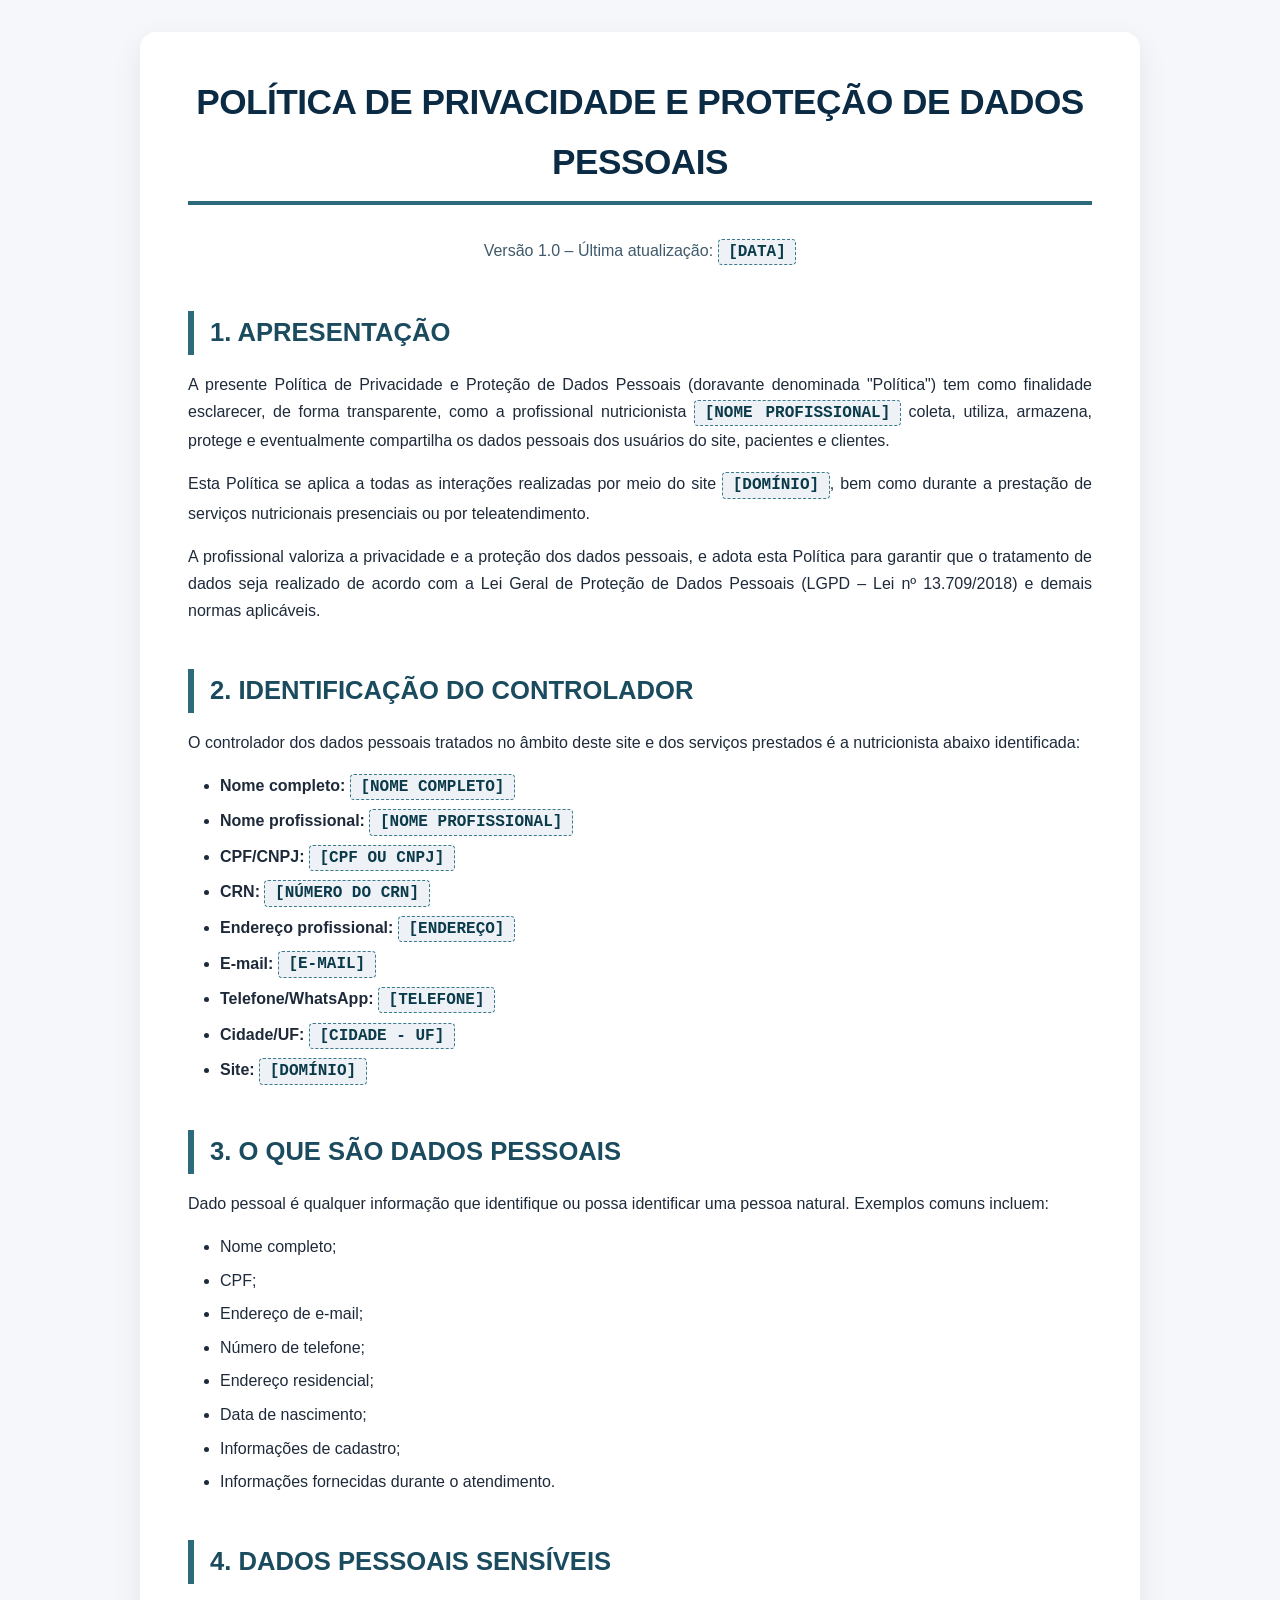
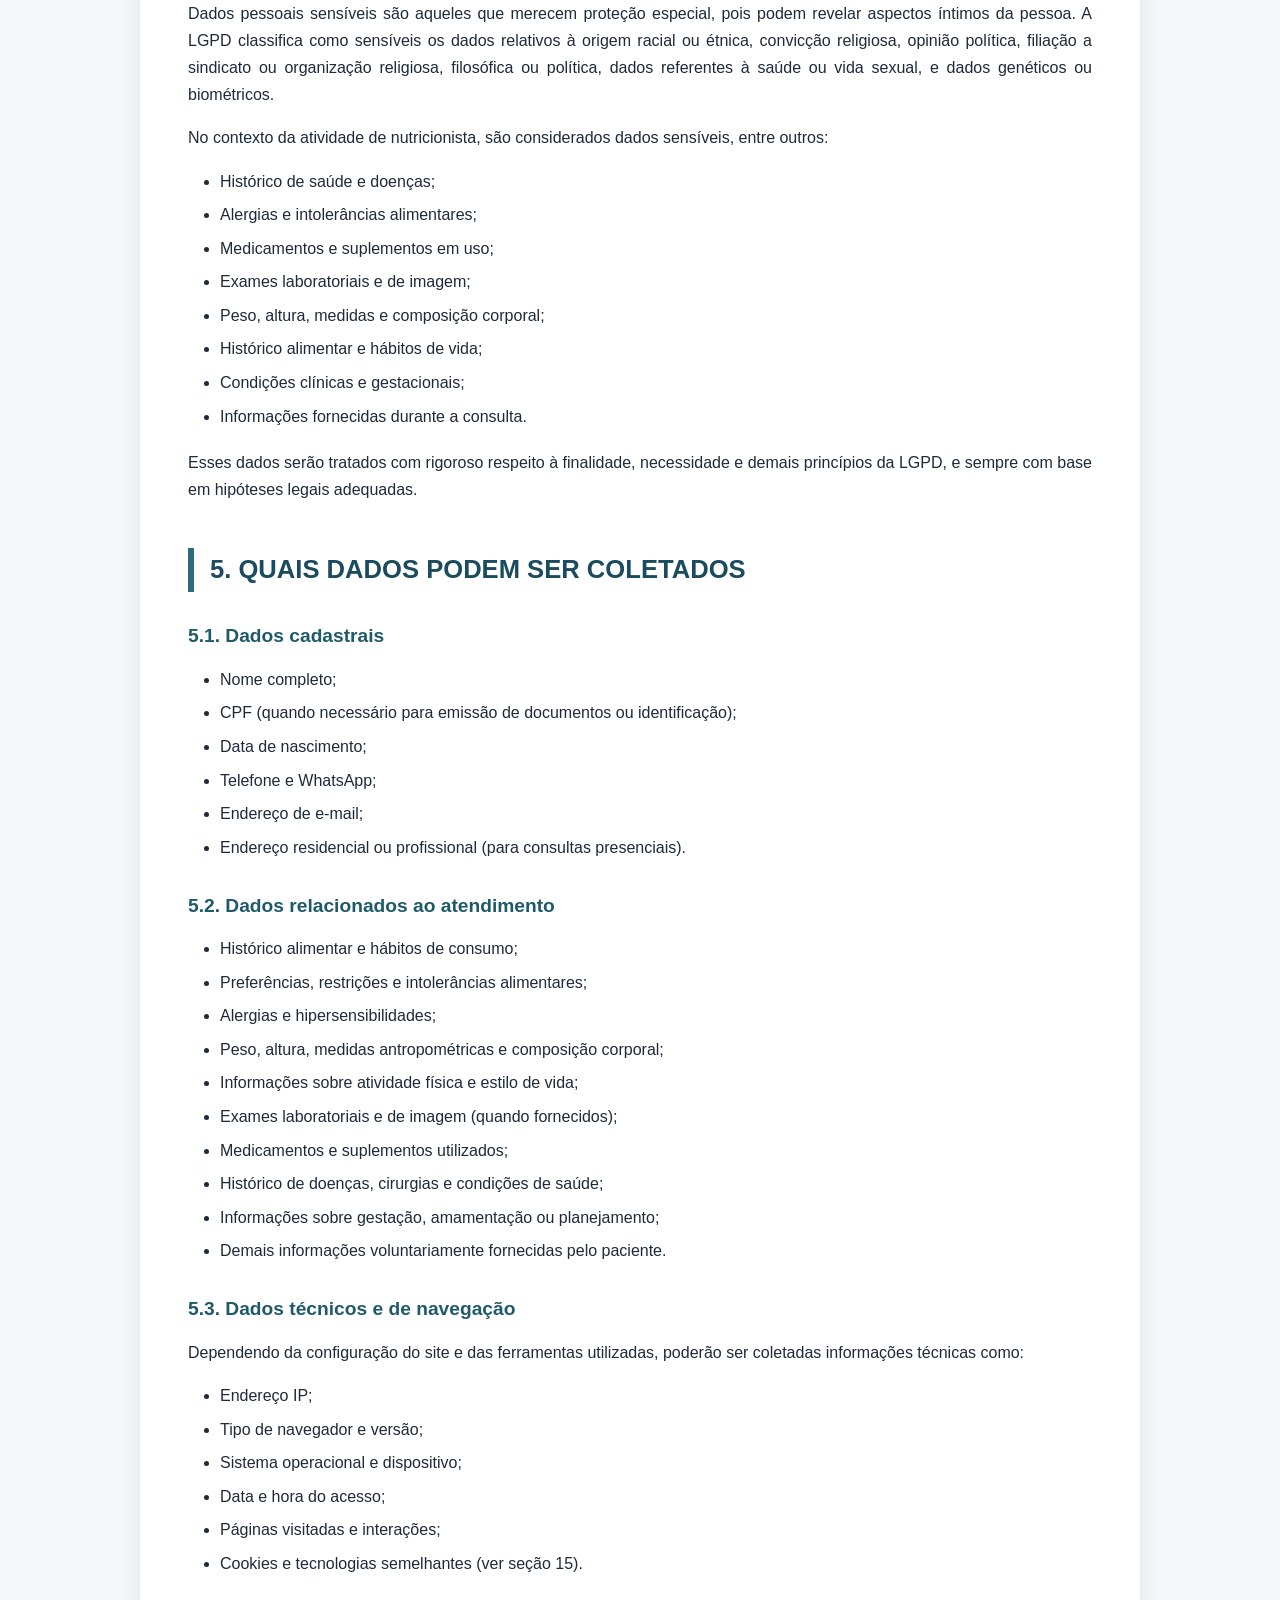
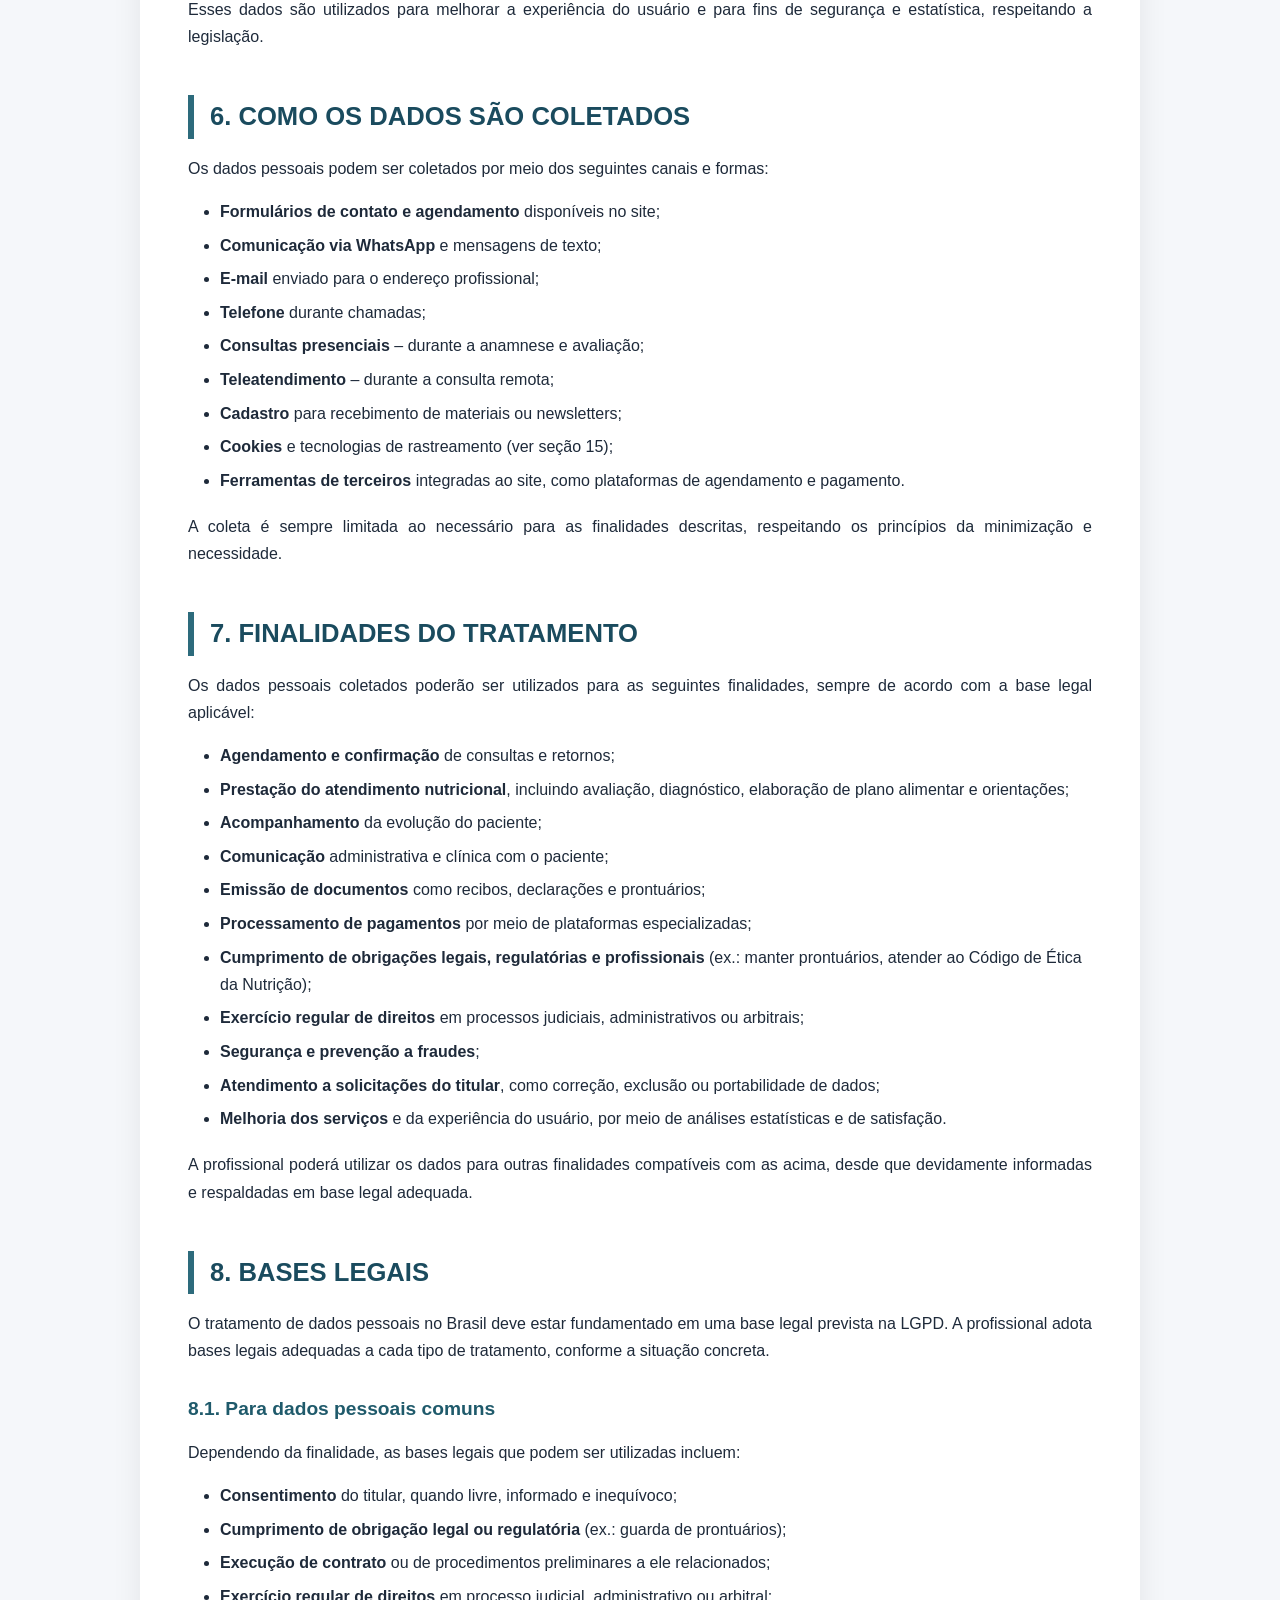
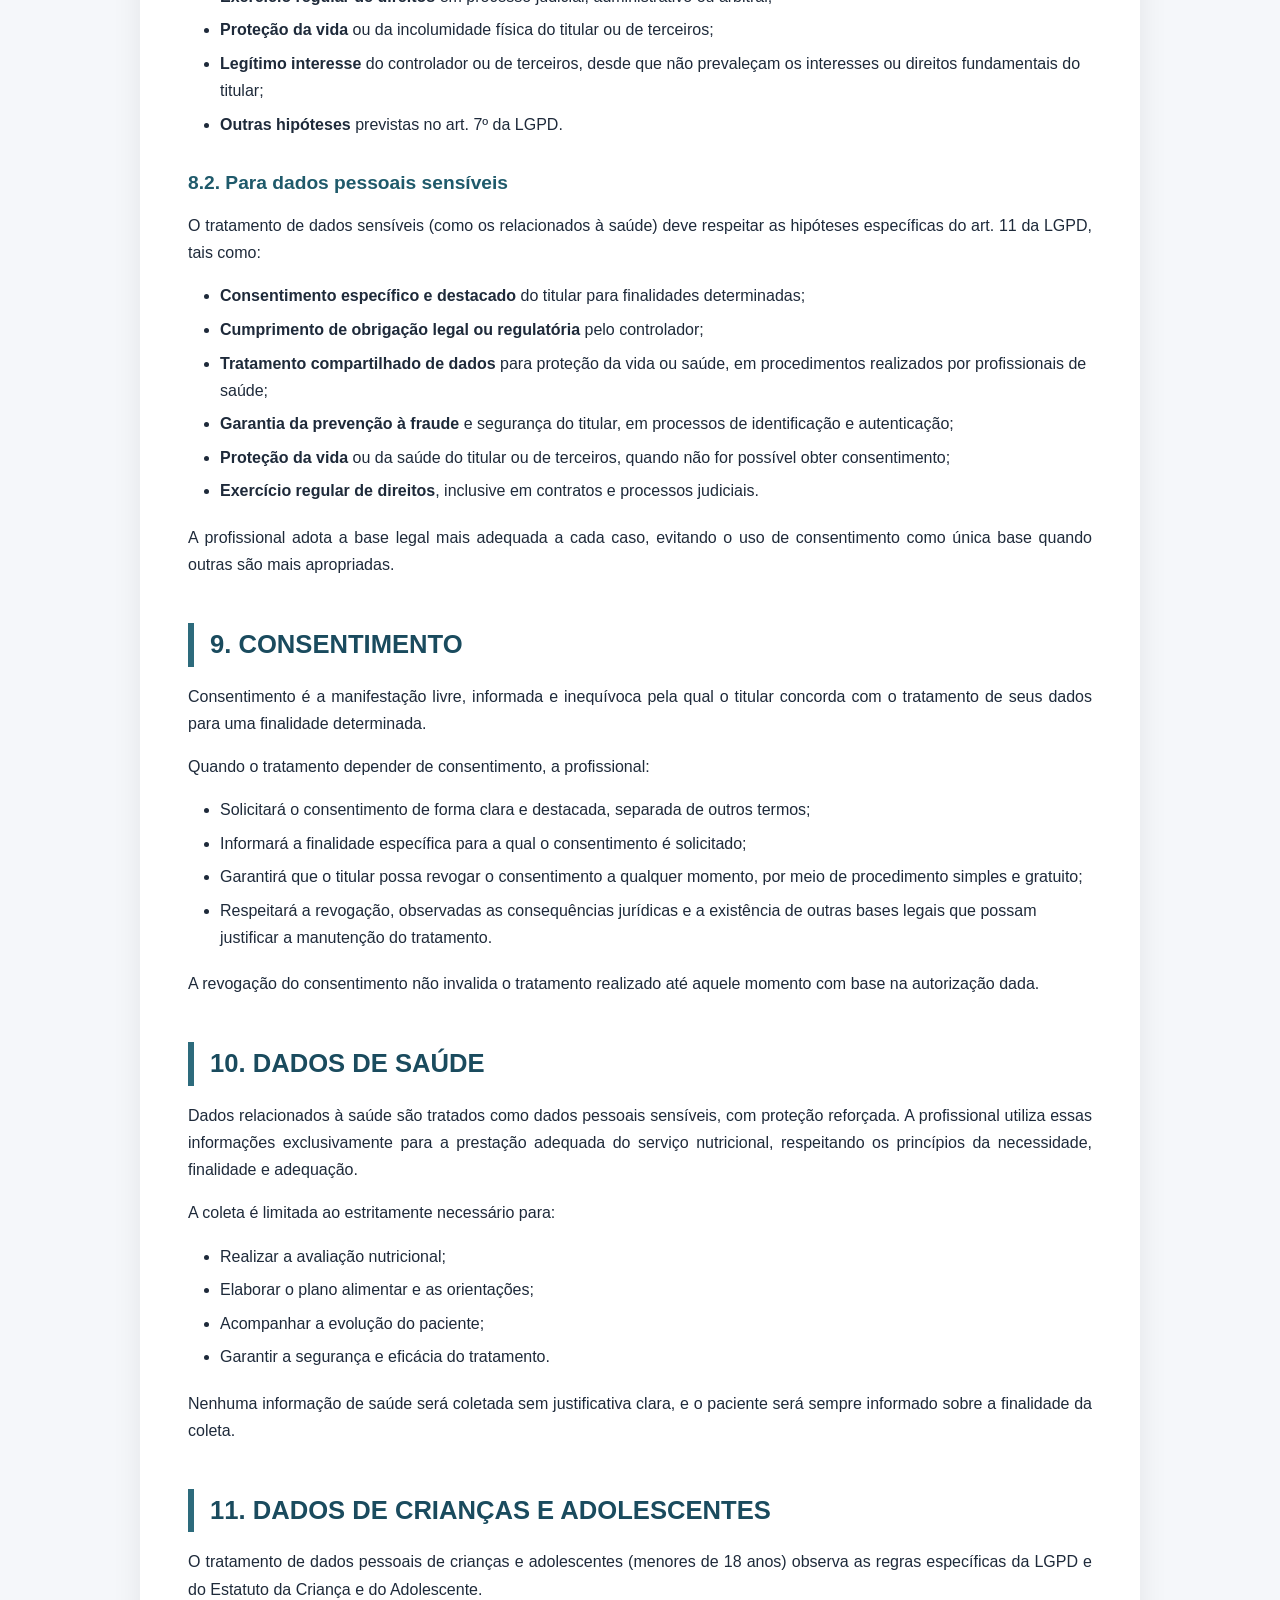
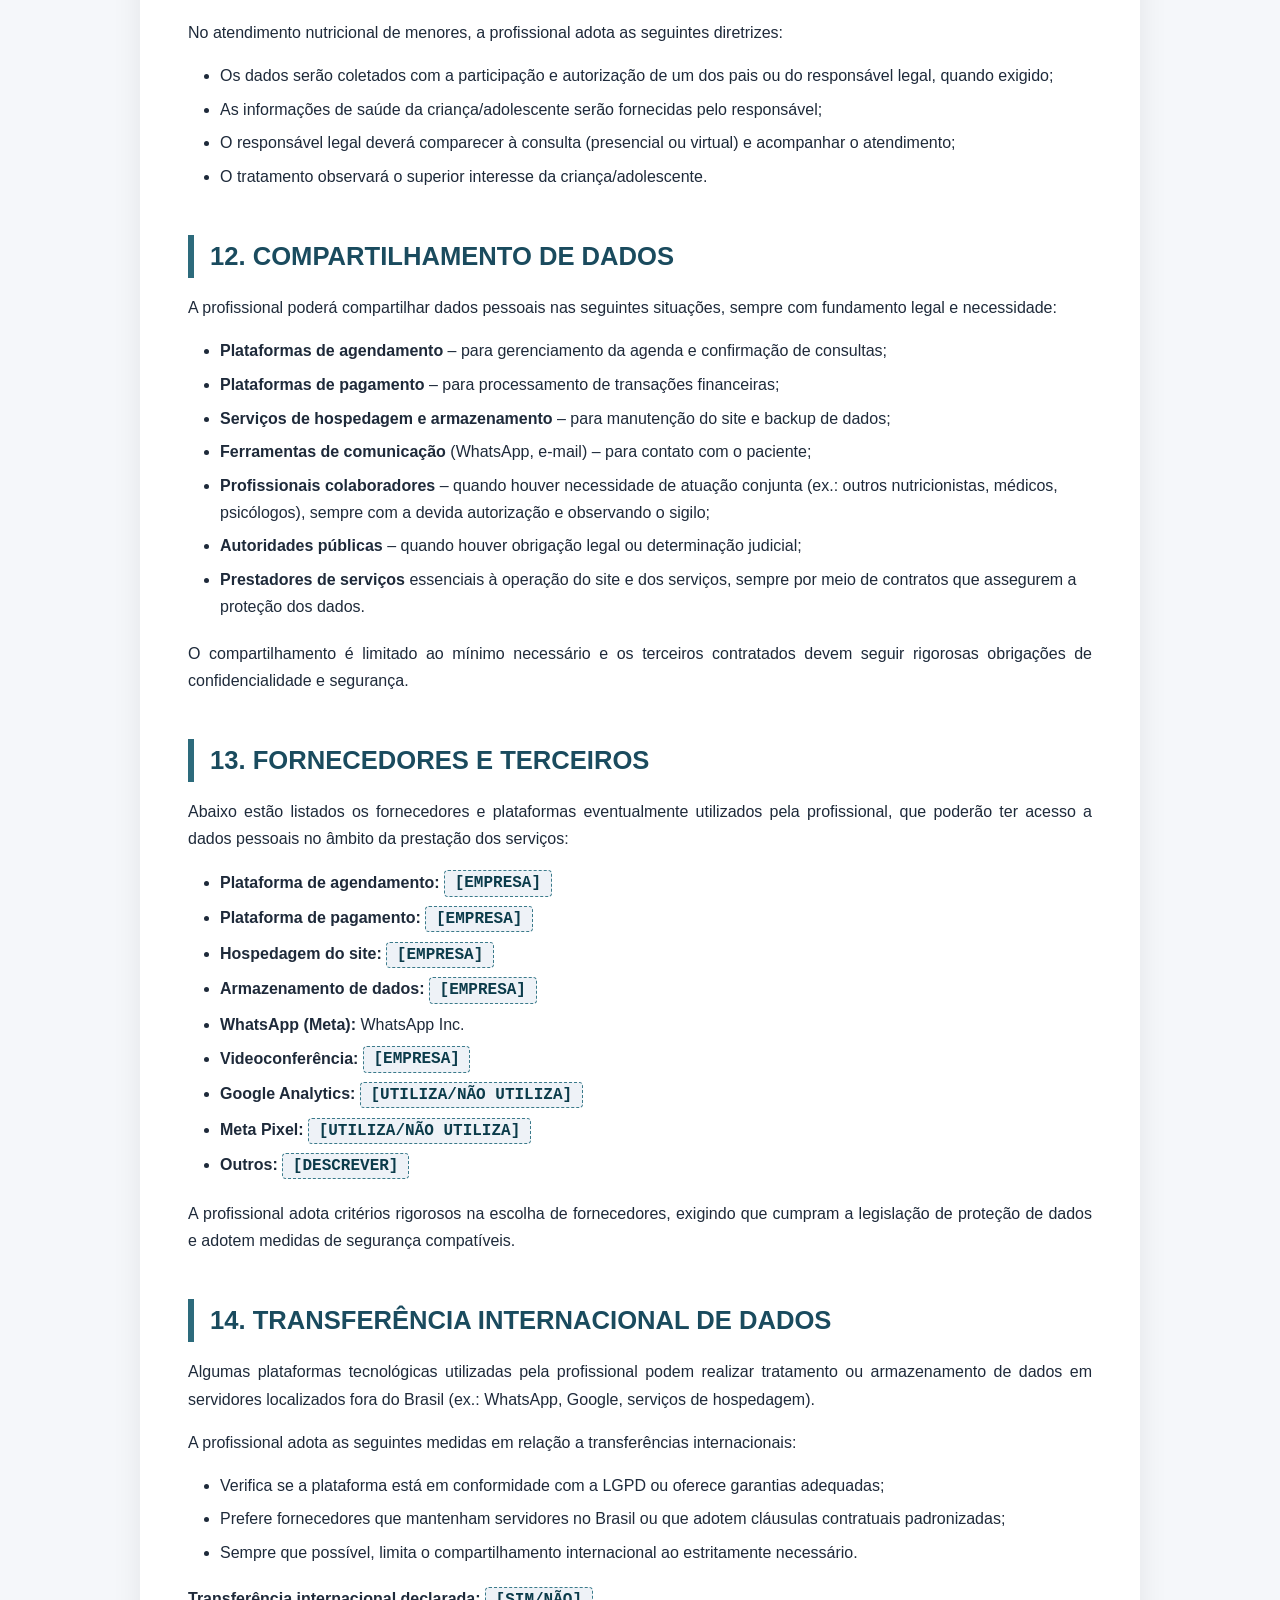
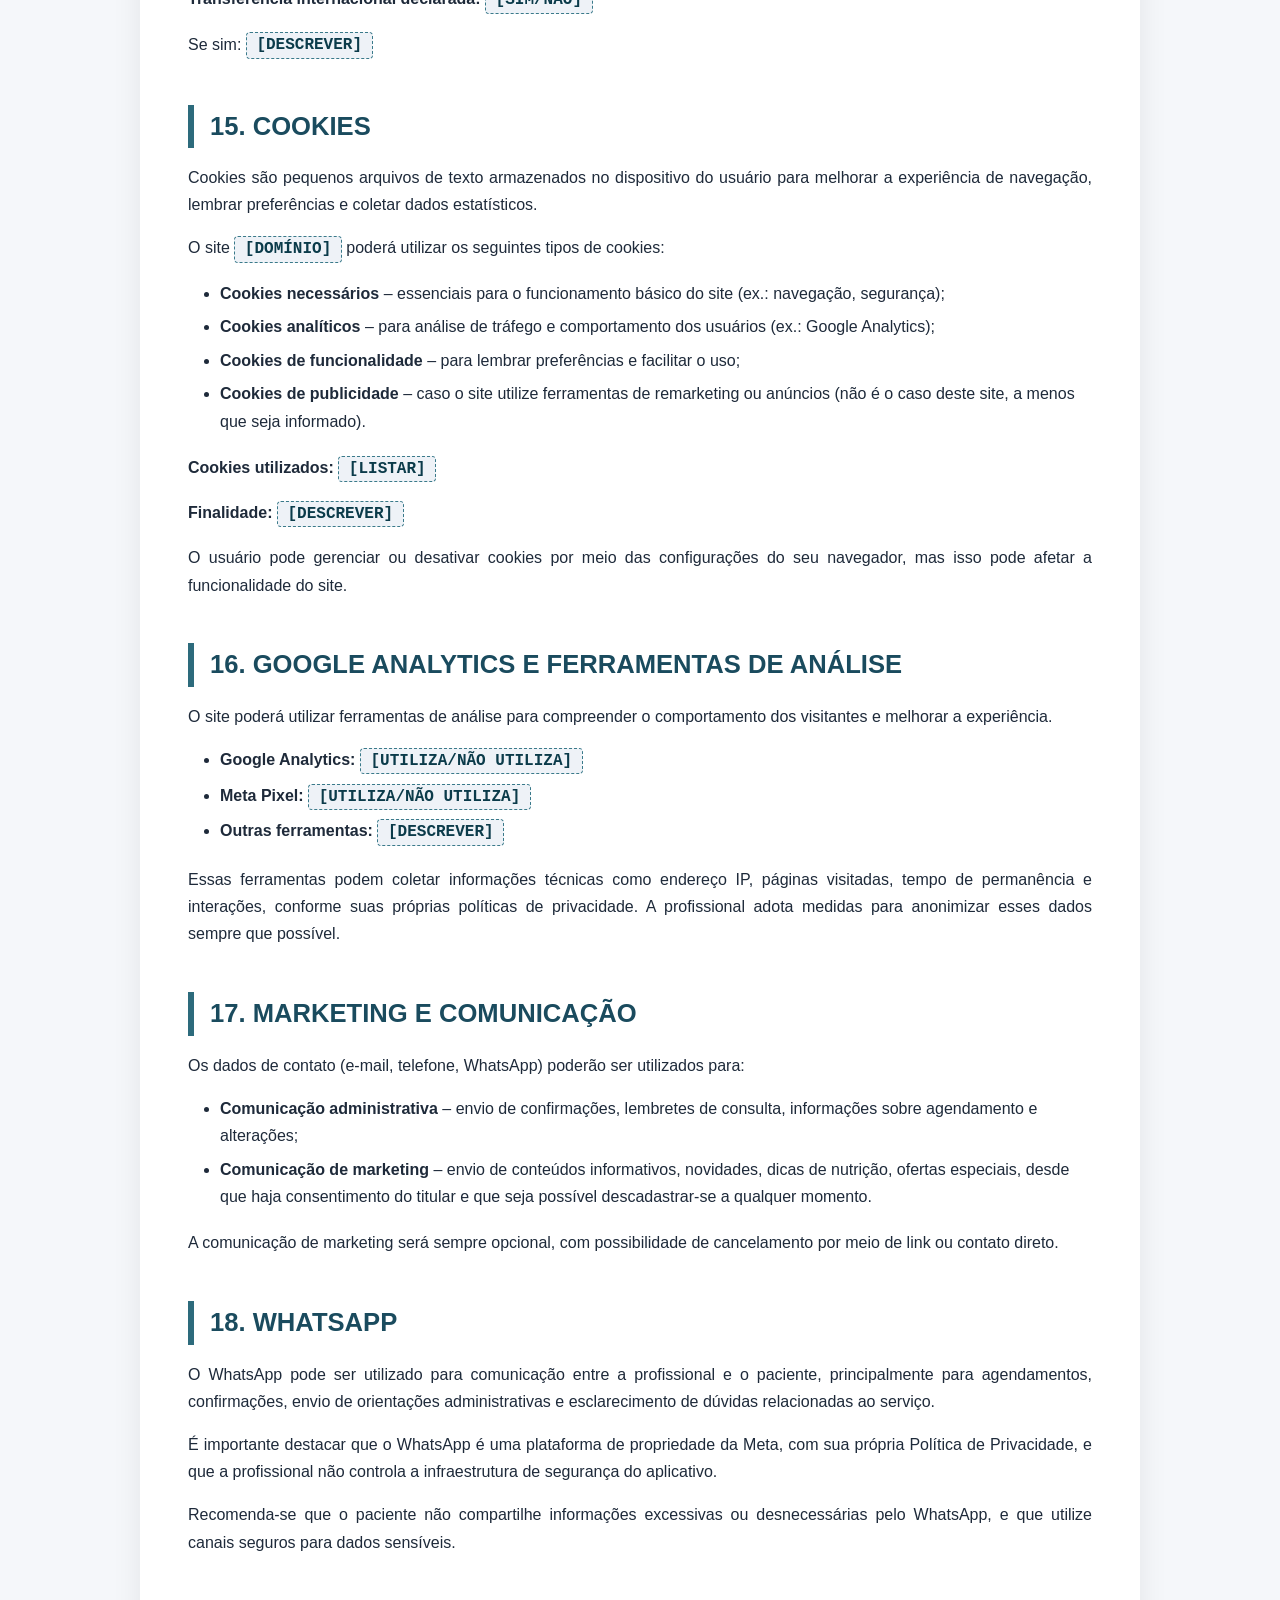
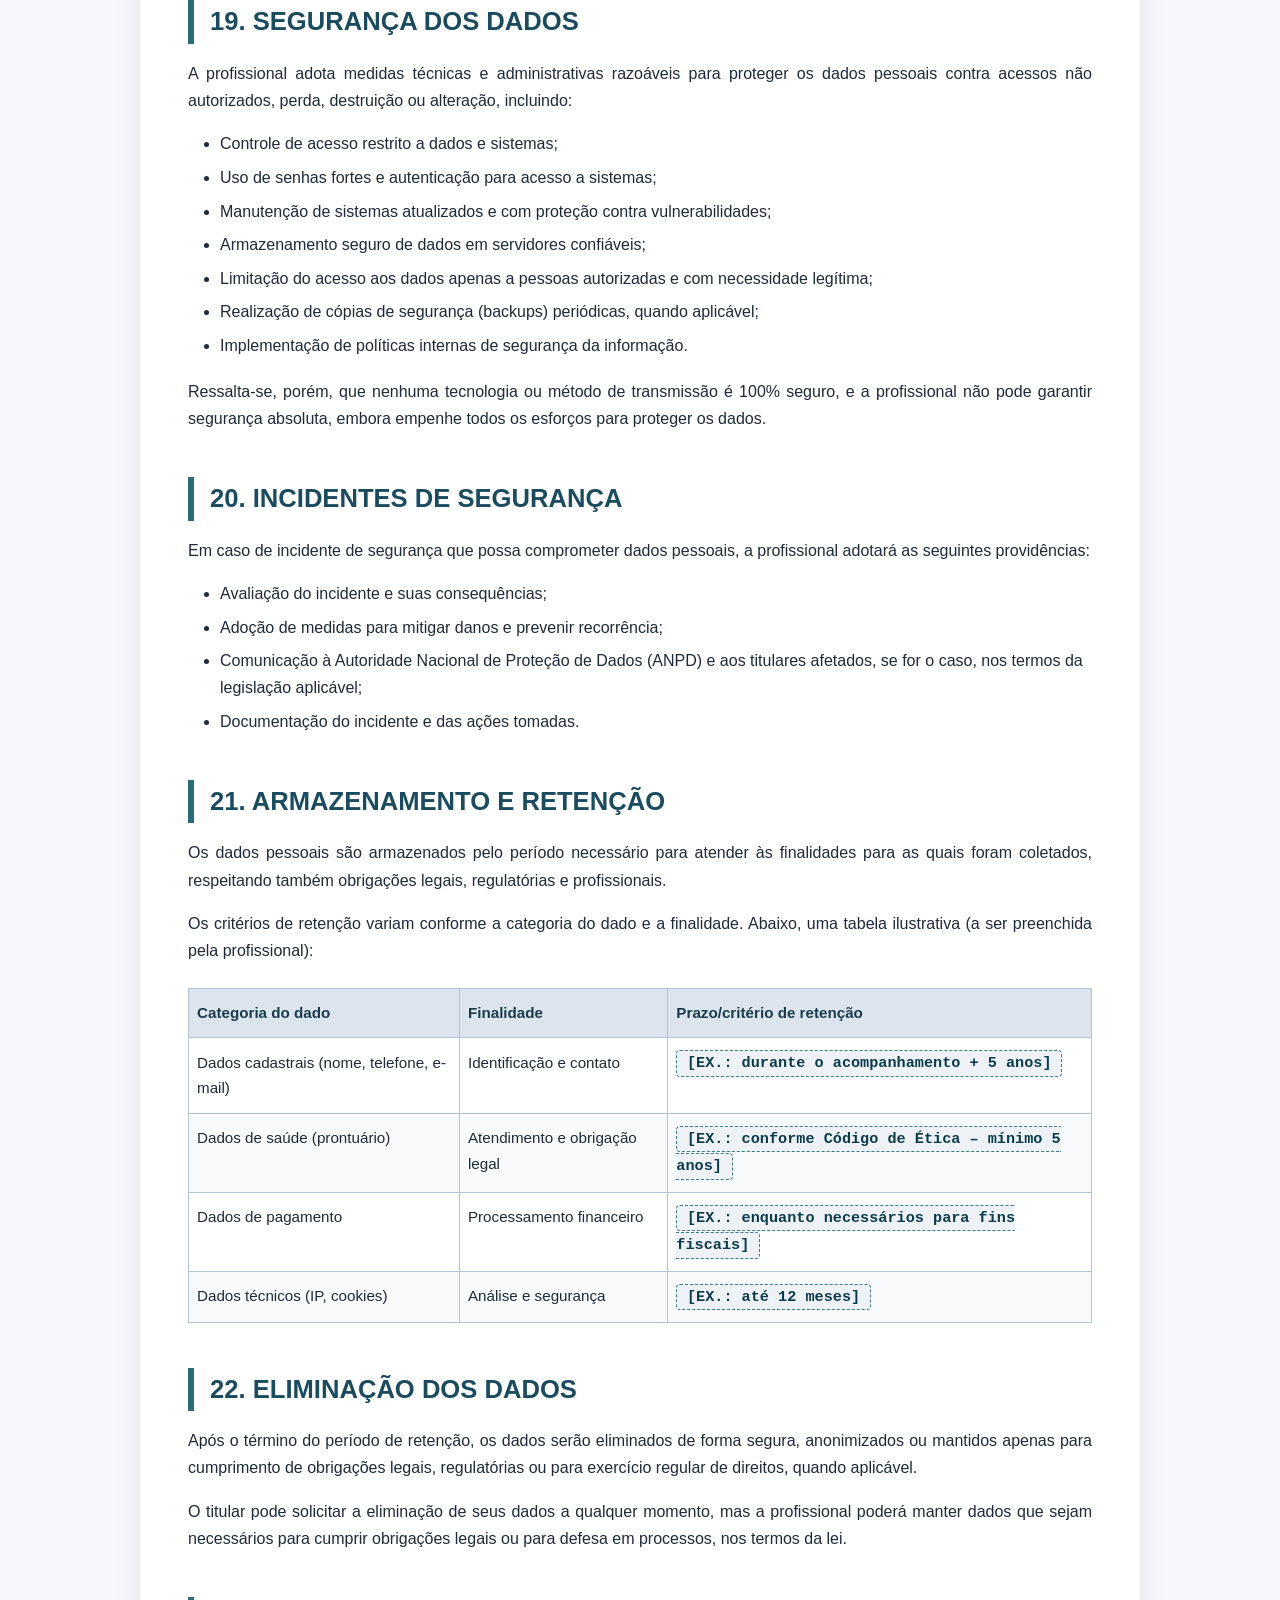
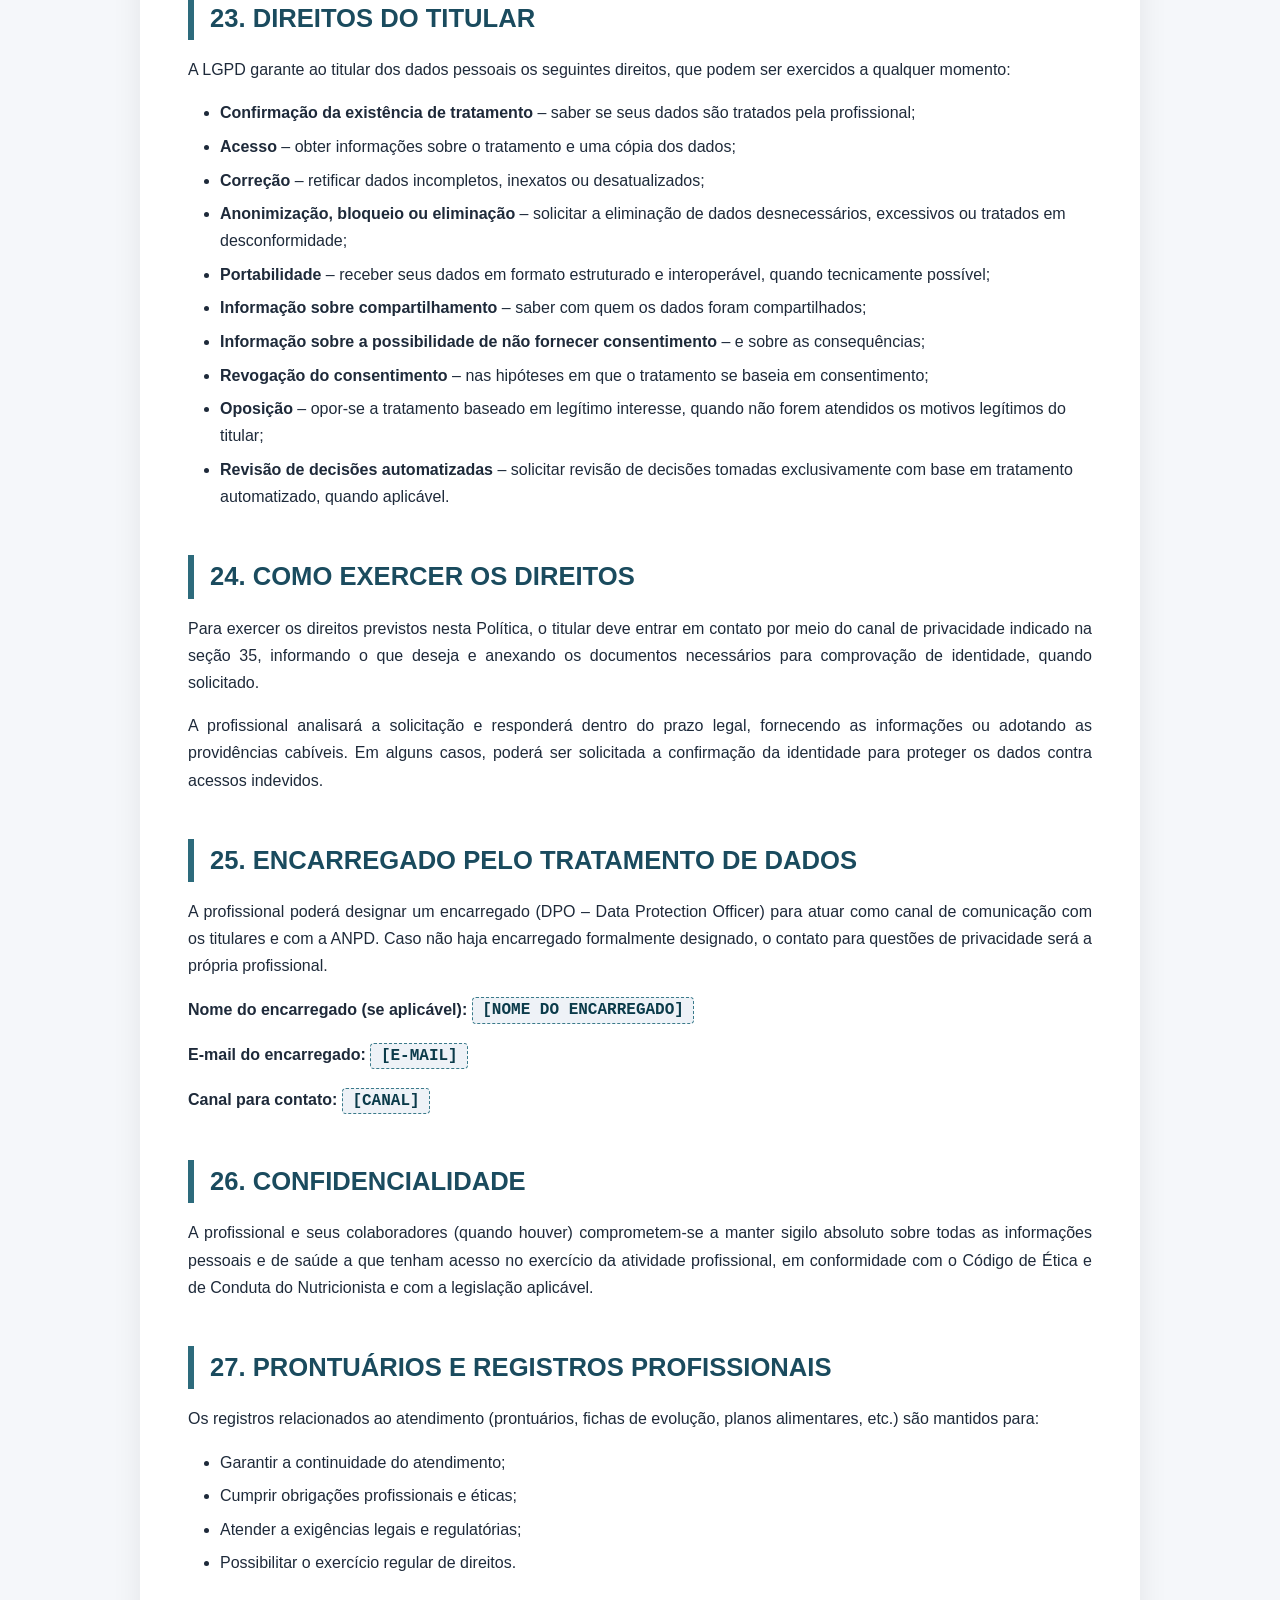
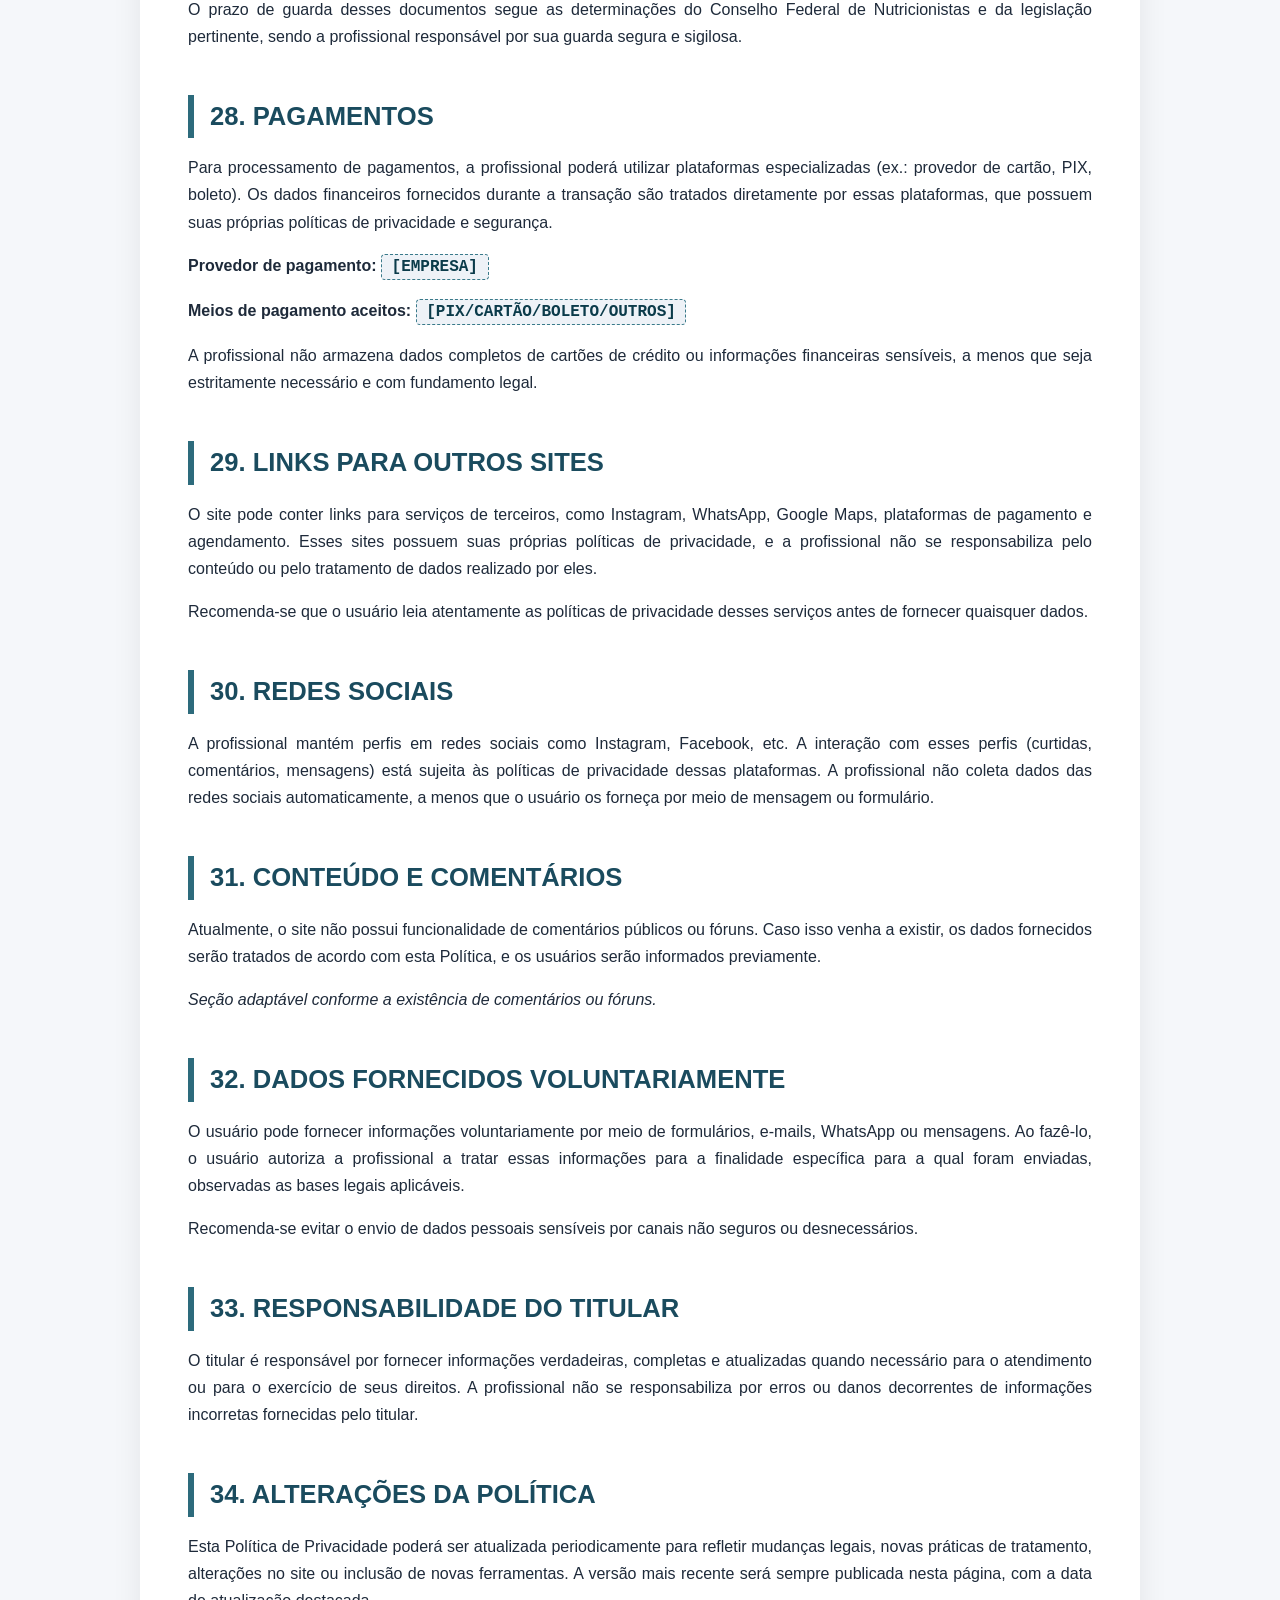
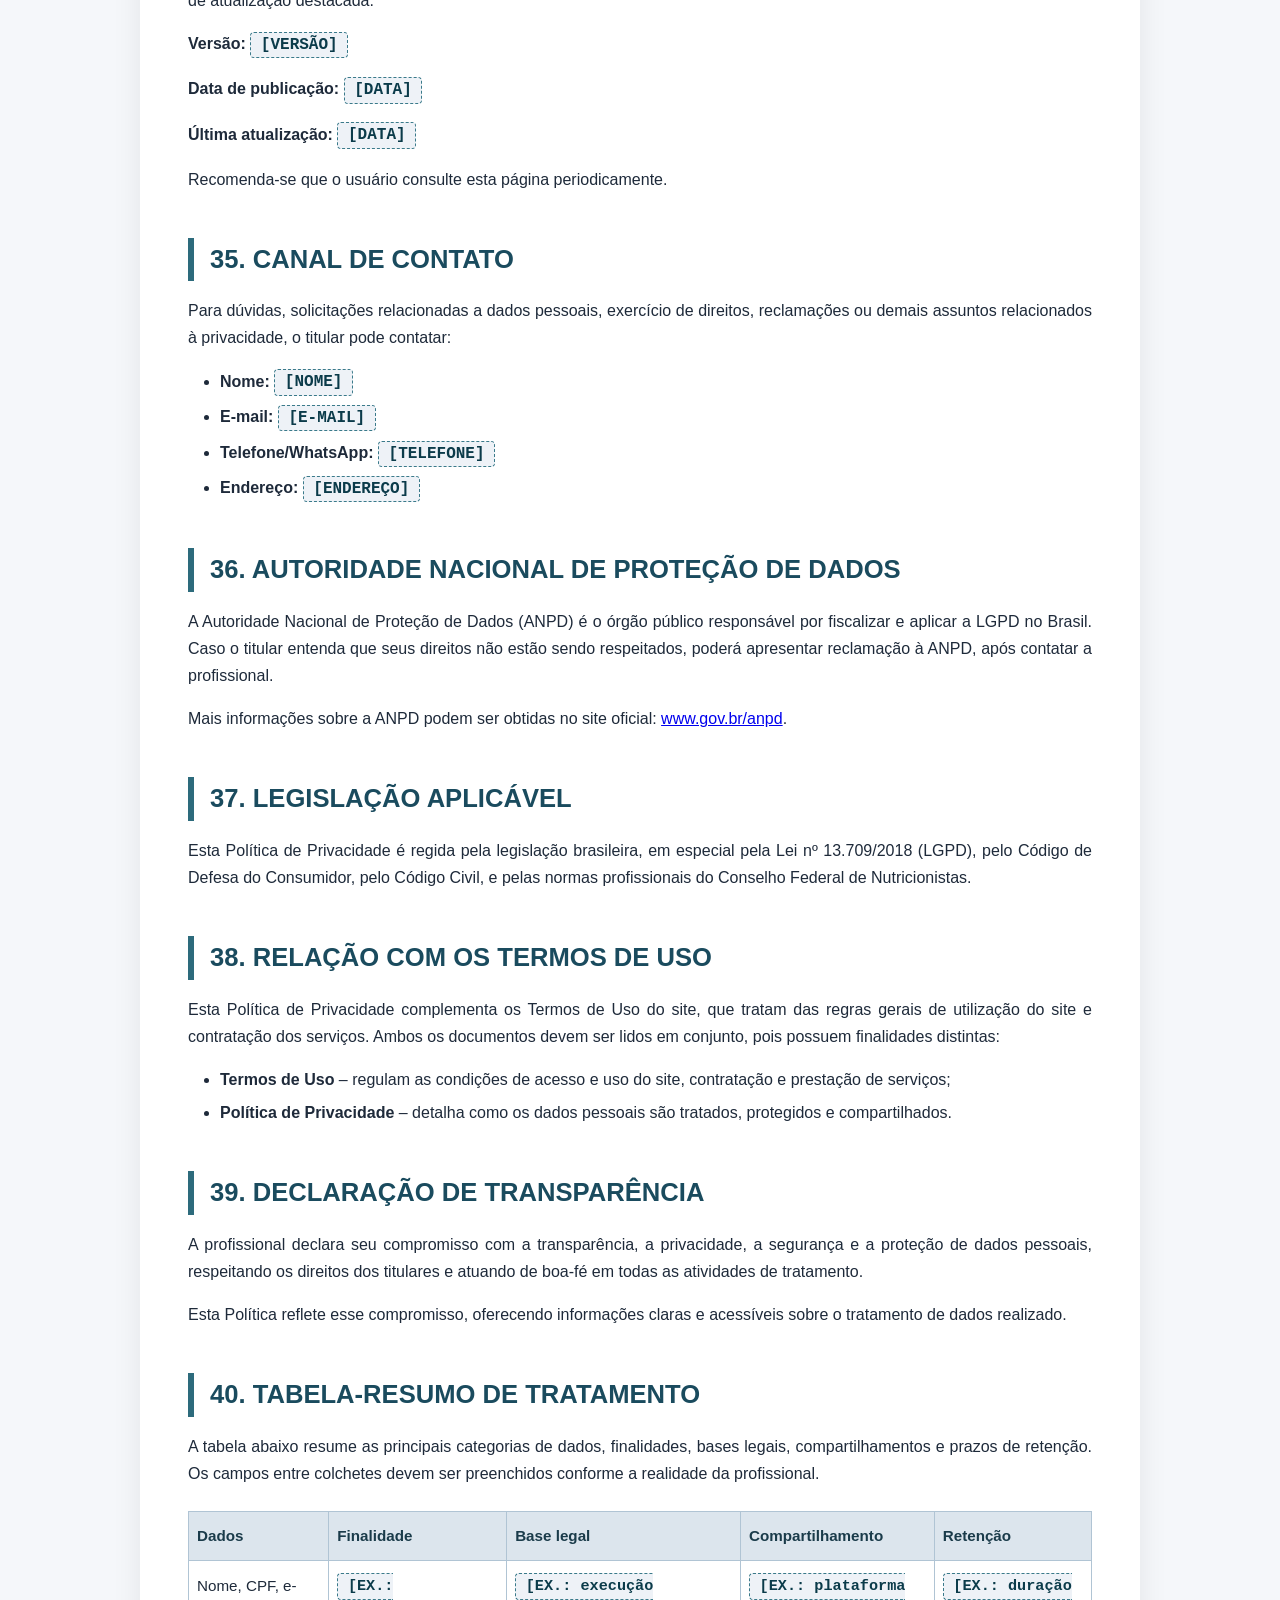
<file: Documentos e avisos/Política de Privacidade.html>
<!DOCTYPE html>
<html lang="pt-BR">
<head>
    <meta charset="UTF-8">
    <meta name="viewport" content="width=device-width, initial-scale=1.0">
    <title>Política de Privacidade e Proteção de Dados Pessoais</title>
    <style>
        * {
            margin: 0;
            padding: 0;
            box-sizing: border-box;
        }

        body {
            font-family: 'Segoe UI', Tahoma, Geneva, Verdana, sans-serif;
            background: #f5f7fa;
            color: #1e2a3a;
            padding: 2rem 1rem;
            line-height: 1.7;
        }

        .container {
            max-width: 1000px;
            margin: 0 auto;
            background: #ffffff;
            padding: 2.5rem 3rem;
            border-radius: 16px;
            box-shadow: 0 10px 30px rgba(0, 0, 0, 0.08);
        }

        h1 {
            font-size: 2.2rem;
            color: #0b2b44;
            border-bottom: 4px solid #2d6b7c;
            padding-bottom: 0.6rem;
            margin-bottom: 2rem;
            text-align: center;
            letter-spacing: -0.5px;
        }

        h2 {
            font-size: 1.6rem;
            color: #1a4b5e;
            margin-top: 2.8rem;
            margin-bottom: 1rem;
            padding-left: 0.5rem;
            border-left: 6px solid #2d6b7c;
            padding-left: 1rem;
        }

        h3 {
            font-size: 1.2rem;
            color: #1f5a6b;
            margin-top: 1.8rem;
            margin-bottom: 0.8rem;
            font-weight: 600;
        }

        p {
            margin-bottom: 1rem;
            text-align: justify;
        }

        ul, ol {
            margin: 0.8rem 0 1.2rem 2rem;
        }

        li {
            margin-bottom: 0.4rem;
        }

        .highlight-box {
            background: #f0f7f5;
            padding: 1.2rem 1.8rem;
            border-radius: 10px;
            border-left: 5px solid #2d6b7c;
            margin: 1.5rem 0;
        }

        .field-placeholder {
            background: #eef2f7;
            padding: 0.2rem 0.6rem;
            border-radius: 4px;
            font-family: 'Courier New', monospace;
            font-weight: 600;
            color: #0b3b4a;
            border: 1px dashed #3a7a8a;
        }

        table {
            width: 100%;
            border-collapse: collapse;
            margin: 1.5rem 0;
            font-size: 0.95rem;
        }

        table th {
            background: #dce5ed;
            color: #1a3b4a;
            font-weight: 600;
            padding: 0.7rem 0.5rem;
            border: 1px solid #b0c4d4;
            text-align: left;
        }

        table td {
            padding: 0.7rem 0.5rem;
            border: 1px solid #b0c4d4;
            vertical-align: top;
        }

        table tr:nth-child(even) {
            background: #f8fafc;
        }

        .btn-accept {
            display: block;
            width: 100%;
            max-width: 450px;
            margin: 3rem auto 1.5rem;
            padding: 1rem 2rem;
            font-size: 1.3rem;
            font-weight: 700;
            color: #fff;
            background: #1e6b5e;
            border: none;
            border-radius: 50px;
            cursor: pointer;
            transition: background 0.2s, transform 0.1s;
            box-shadow: 0 4px 12px rgba(30, 107, 94, 0.3);
            letter-spacing: 0.5px;
        }

        .btn-accept:hover {
            background: #145a4e;
        }

        .btn-accept:active {
            transform: scale(0.97);
        }

        .btn-accept:disabled {
            opacity: 0.6;
            cursor: not-allowed;
            transform: none;
        }

        .acceptance-message {
            text-align: center;
            font-size: 1rem;
            color: #1e6b5e;
            font-weight: 600;
            margin-top: 0.5rem;
            min-height: 2.5rem;
        }

        .footer-note {
            margin-top: 3rem;
            padding-top: 1.5rem;
            border-top: 2px solid #dce5ed;
            font-size: 0.95rem;
            color: #3a4f5e;
        }

        .legal-warning {
            background: #fff6e5;
            padding: 1.5rem 2rem;
            border-radius: 12px;
            border: 1px solid #f0c78a;
            margin: 2.5rem 0 1.5rem;
        }

        .legal-warning strong {
            color: #8a5a1a;
        }

        .checklist-grid {
            display: grid;
            grid-template-columns: 1fr 1fr;
            gap: 0.2rem 1.5rem;
            list-style: none;
            padding-left: 0;
        }

        .checklist-grid li {
            margin-bottom: 0.3rem;
        }

        @media (max-width: 700px) {
            .container {
                padding: 1.5rem;
            }
            h1 {
                font-size: 1.7rem;
            }
            h2 {
                font-size: 1.3rem;
            }
            ul, ol {
                margin-left: 1.2rem;
            }
            .checklist-grid {
                grid-template-columns: 1fr;
            }
            table {
                font-size: 0.85rem;
            }
            table th, table td {
                padding: 0.4rem 0.3rem;
            }
        }

        @media print {
            .btn-accept {
                display: none;
            }
            .acceptance-message {
                display: none;
            }
            body {
                background: #fff;
                padding: 0.5in;
            }
            .container {
                box-shadow: none;
                padding: 0;
            }
        }
    </style>
</head>
<body>
<div class="container">

    <h1>POLÍTICA DE PRIVACIDADE E PROTEÇÃO DE DADOS PESSOAIS</h1>
    <p style="text-align:center; color:#3f5a6b; font-weight:500;">Versão 1.0 – Última atualização: <span class="field-placeholder">[DATA]</span></p>

    <!-- ==================== SEÇÃO 1 ==================== -->
    <h2>1. APRESENTAÇÃO</h2>
    <p>A presente Política de Privacidade e Proteção de Dados Pessoais (doravante denominada "Política") tem como finalidade esclarecer, de forma transparente, como a profissional nutricionista <span class="field-placeholder">[NOME PROFISSIONAL]</span> coleta, utiliza, armazena, protege e eventualmente compartilha os dados pessoais dos usuários do site, pacientes e clientes.</p>
    <p>Esta Política se aplica a todas as interações realizadas por meio do site <span class="field-placeholder">[DOMÍNIO]</span>, bem como durante a prestação de serviços nutricionais presenciais ou por teleatendimento.</p>
    <p>A profissional valoriza a privacidade e a proteção dos dados pessoais, e adota esta Política para garantir que o tratamento de dados seja realizado de acordo com a Lei Geral de Proteção de Dados Pessoais (LGPD – Lei nº 13.709/2018) e demais normas aplicáveis.</p>

    <!-- ==================== SEÇÃO 2 ==================== -->
    <h2>2. IDENTIFICAÇÃO DO CONTROLADOR</h2>
    <p>O controlador dos dados pessoais tratados no âmbito deste site e dos serviços prestados é a nutricionista abaixo identificada:</p>
    <ul>
        <li><strong>Nome completo:</strong> <span class="field-placeholder">[NOME COMPLETO]</span></li>
        <li><strong>Nome profissional:</strong> <span class="field-placeholder">[NOME PROFISSIONAL]</span></li>
        <li><strong>CPF/CNPJ:</strong> <span class="field-placeholder">[CPF OU CNPJ]</span></li>
        <li><strong>CRN:</strong> <span class="field-placeholder">[NÚMERO DO CRN]</span></li>
        <li><strong>Endereço profissional:</strong> <span class="field-placeholder">[ENDEREÇO]</span></li>
        <li><strong>E-mail:</strong> <span class="field-placeholder">[E-MAIL]</span></li>
        <li><strong>Telefone/WhatsApp:</strong> <span class="field-placeholder">[TELEFONE]</span></li>
        <li><strong>Cidade/UF:</strong> <span class="field-placeholder">[CIDADE - UF]</span></li>
        <li><strong>Site:</strong> <span class="field-placeholder">[DOMÍNIO]</span></li>
    </ul>

    <!-- ==================== SEÇÃO 3 ==================== -->
    <h2>3. O QUE SÃO DADOS PESSOAIS</h2>
    <p>Dado pessoal é qualquer informação que identifique ou possa identificar uma pessoa natural. Exemplos comuns incluem:</p>
    <ul>
        <li>Nome completo;</li>
        <li>CPF;</li>
        <li>Endereço de e-mail;</li>
        <li>Número de telefone;</li>
        <li>Endereço residencial;</li>
        <li>Data de nascimento;</li>
        <li>Informações de cadastro;</li>
        <li>Informações fornecidas durante o atendimento.</li>
    </ul>

    <!-- ==================== SEÇÃO 4 ==================== -->
    <h2>4. DADOS PESSOAIS SENSÍVEIS</h2>
    <p>Dados pessoais sensíveis são aqueles que merecem proteção especial, pois podem revelar aspectos íntimos da pessoa. A LGPD classifica como sensíveis os dados relativos à origem racial ou étnica, convicção religiosa, opinião política, filiação a sindicato ou organização religiosa, filosófica ou política, dados referentes à saúde ou vida sexual, e dados genéticos ou biométricos.</p>
    <p>No contexto da atividade de nutricionista, são considerados dados sensíveis, entre outros:</p>
    <ul>
        <li>Histórico de saúde e doenças;</li>
        <li>Alergias e intolerâncias alimentares;</li>
        <li>Medicamentos e suplementos em uso;</li>
        <li>Exames laboratoriais e de imagem;</li>
        <li>Peso, altura, medidas e composição corporal;</li>
        <li>Histórico alimentar e hábitos de vida;</li>
        <li>Condições clínicas e gestacionais;</li>
        <li>Informações fornecidas durante a consulta.</li>
    </ul>
    <p>Esses dados serão tratados com rigoroso respeito à finalidade, necessidade e demais princípios da LGPD, e sempre com base em hipóteses legais adequadas.</p>

    <!-- ==================== SEÇÃO 5 ==================== -->
    <h2>5. QUAIS DADOS PODEM SER COLETADOS</h2>

    <h3>5.1. Dados cadastrais</h3>
    <ul>
        <li>Nome completo;</li>
        <li>CPF (quando necessário para emissão de documentos ou identificação);</li>
        <li>Data de nascimento;</li>
        <li>Telefone e WhatsApp;</li>
        <li>Endereço de e-mail;</li>
        <li>Endereço residencial ou profissional (para consultas presenciais).</li>
    </ul>

    <h3>5.2. Dados relacionados ao atendimento</h3>
    <ul>
        <li>Histórico alimentar e hábitos de consumo;</li>
        <li>Preferências, restrições e intolerâncias alimentares;</li>
        <li>Alergias e hipersensibilidades;</li>
        <li>Peso, altura, medidas antropométricas e composição corporal;</li>
        <li>Informações sobre atividade física e estilo de vida;</li>
        <li>Exames laboratoriais e de imagem (quando fornecidos);</li>
        <li>Medicamentos e suplementos utilizados;</li>
        <li>Histórico de doenças, cirurgias e condições de saúde;</li>
        <li>Informações sobre gestação, amamentação ou planejamento;</li>
        <li>Demais informações voluntariamente fornecidas pelo paciente.</li>
    </ul>

    <h3>5.3. Dados técnicos e de navegação</h3>
    <p>Dependendo da configuração do site e das ferramentas utilizadas, poderão ser coletadas informações técnicas como:</p>
    <ul>
        <li>Endereço IP;</li>
        <li>Tipo de navegador e versão;</li>
        <li>Sistema operacional e dispositivo;</li>
        <li>Data e hora do acesso;</li>
        <li>Páginas visitadas e interações;</li>
        <li>Cookies e tecnologias semelhantes (ver seção 15).</li>
    </ul>
    <p>Esses dados são utilizados para melhorar a experiência do usuário e para fins de segurança e estatística, respeitando a legislação.</p>

    <!-- ==================== SEÇÃO 6 ==================== -->
    <h2>6. COMO OS DADOS SÃO COLETADOS</h2>
    <p>Os dados pessoais podem ser coletados por meio dos seguintes canais e formas:</p>
    <ul>
        <li><strong>Formulários de contato e agendamento</strong> disponíveis no site;</li>
        <li><strong>Comunicação via WhatsApp</strong> e mensagens de texto;</li>
        <li><strong>E-mail</strong> enviado para o endereço profissional;</li>
        <li><strong>Telefone</strong> durante chamadas;</li>
        <li><strong>Consultas presenciais</strong> – durante a anamnese e avaliação;</li>
        <li><strong>Teleatendimento</strong> – durante a consulta remota;</li>
        <li><strong>Cadastro</strong> para recebimento de materiais ou newsletters;</li>
        <li><strong>Cookies</strong> e tecnologias de rastreamento (ver seção 15);</li>
        <li><strong>Ferramentas de terceiros</strong> integradas ao site, como plataformas de agendamento e pagamento.</li>
    </ul>
    <p>A coleta é sempre limitada ao necessário para as finalidades descritas, respeitando os princípios da minimização e necessidade.</p>

    <!-- ==================== SEÇÃO 7 ==================== -->
    <h2>7. FINALIDADES DO TRATAMENTO</h2>
    <p>Os dados pessoais coletados poderão ser utilizados para as seguintes finalidades, sempre de acordo com a base legal aplicável:</p>
    <ul>
        <li><strong>Agendamento e confirmação</strong> de consultas e retornos;</li>
        <li><strong>Prestação do atendimento nutricional</strong>, incluindo avaliação, diagnóstico, elaboração de plano alimentar e orientações;</li>
        <li><strong>Acompanhamento</strong> da evolução do paciente;</li>
        <li><strong>Comunicação</strong> administrativa e clínica com o paciente;</li>
        <li><strong>Emissão de documentos</strong> como recibos, declarações e prontuários;</li>
        <li><strong>Processamento de pagamentos</strong> por meio de plataformas especializadas;</li>
        <li><strong>Cumprimento de obrigações legais, regulatórias e profissionais</strong> (ex.: manter prontuários, atender ao Código de Ética da Nutrição);</li>
        <li><strong>Exercício regular de direitos</strong> em processos judiciais, administrativos ou arbitrais;</li>
        <li><strong>Segurança e prevenção a fraudes</strong>;</li>
        <li><strong>Atendimento a solicitações do titular</strong>, como correção, exclusão ou portabilidade de dados;</li>
        <li><strong>Melhoria dos serviços</strong> e da experiência do usuário, por meio de análises estatísticas e de satisfação.</li>
    </ul>
    <p>A profissional poderá utilizar os dados para outras finalidades compatíveis com as acima, desde que devidamente informadas e respaldadas em base legal adequada.</p>

    <!-- ==================== SEÇÃO 8 ==================== -->
    <h2>8. BASES LEGAIS</h2>
    <p>O tratamento de dados pessoais no Brasil deve estar fundamentado em uma base legal prevista na LGPD. A profissional adota bases legais adequadas a cada tipo de tratamento, conforme a situação concreta.</p>

    <h3>8.1. Para dados pessoais comuns</h3>
    <p>Dependendo da finalidade, as bases legais que podem ser utilizadas incluem:</p>
    <ul>
        <li><strong>Consentimento</strong> do titular, quando livre, informado e inequívoco;</li>
        <li><strong>Cumprimento de obrigação legal ou regulatória</strong> (ex.: guarda de prontuários);</li>
        <li><strong>Execução de contrato</strong> ou de procedimentos preliminares a ele relacionados;</li>
        <li><strong>Exercício regular de direitos</strong> em processo judicial, administrativo ou arbitral;</li>
        <li><strong>Proteção da vida</strong> ou da incolumidade física do titular ou de terceiros;</li>
        <li><strong>Legítimo interesse</strong> do controlador ou de terceiros, desde que não prevaleçam os interesses ou direitos fundamentais do titular;</li>
        <li><strong>Outras hipóteses</strong> previstas no art. 7º da LGPD.</li>
    </ul>

    <h3>8.2. Para dados pessoais sensíveis</h3>
    <p>O tratamento de dados sensíveis (como os relacionados à saúde) deve respeitar as hipóteses específicas do art. 11 da LGPD, tais como:</p>
    <ul>
        <li><strong>Consentimento específico e destacado</strong> do titular para finalidades determinadas;</li>
        <li><strong>Cumprimento de obrigação legal ou regulatória</strong> pelo controlador;</li>
        <li><strong>Tratamento compartilhado de dados</strong> para proteção da vida ou saúde, em procedimentos realizados por profissionais de saúde;</li>
        <li><strong>Garantia da prevenção à fraude</strong> e segurança do titular, em processos de identificação e autenticação;</li>
        <li><strong>Proteção da vida</strong> ou da saúde do titular ou de terceiros, quando não for possível obter consentimento;</li>
        <li><strong>Exercício regular de direitos</strong>, inclusive em contratos e processos judiciais.</li>
    </ul>
    <p>A profissional adota a base legal mais adequada a cada caso, evitando o uso de consentimento como única base quando outras são mais apropriadas.</p>

    <!-- ==================== SEÇÃO 9 ==================== -->
    <h2>9. CONSENTIMENTO</h2>
    <p>Consentimento é a manifestação livre, informada e inequívoca pela qual o titular concorda com o tratamento de seus dados para uma finalidade determinada.</p>
    <p>Quando o tratamento depender de consentimento, a profissional:</p>
    <ul>
        <li>Solicitará o consentimento de forma clara e destacada, separada de outros termos;</li>
        <li>Informará a finalidade específica para a qual o consentimento é solicitado;</li>
        <li>Garantirá que o titular possa revogar o consentimento a qualquer momento, por meio de procedimento simples e gratuito;</li>
        <li>Respeitará a revogação, observadas as consequências jurídicas e a existência de outras bases legais que possam justificar a manutenção do tratamento.</li>
    </ul>
    <p>A revogação do consentimento não invalida o tratamento realizado até aquele momento com base na autorização dada.</p>

    <!-- ==================== SEÇÃO 10 ==================== -->
    <h2>10. DADOS DE SAÚDE</h2>
    <p>Dados relacionados à saúde são tratados como dados pessoais sensíveis, com proteção reforçada. A profissional utiliza essas informações exclusivamente para a prestação adequada do serviço nutricional, respeitando os princípios da necessidade, finalidade e adequação.</p>
    <p>A coleta é limitada ao estritamente necessário para:</p>
    <ul>
        <li>Realizar a avaliação nutricional;</li>
        <li>Elaborar o plano alimentar e as orientações;</li>
        <li>Acompanhar a evolução do paciente;</li>
        <li>Garantir a segurança e eficácia do tratamento.</li>
    </ul>
    <p>Nenhuma informação de saúde será coletada sem justificativa clara, e o paciente será sempre informado sobre a finalidade da coleta.</p>

    <!-- ==================== SEÇÃO 11 ==================== -->
    <h2>11. DADOS DE CRIANÇAS E ADOLESCENTES</h2>
    <p>O tratamento de dados pessoais de crianças e adolescentes (menores de 18 anos) observa as regras específicas da LGPD e do Estatuto da Criança e do Adolescente.</p>
    <p>No atendimento nutricional de menores, a profissional adota as seguintes diretrizes:</p>
    <ul>
        <li>Os dados serão coletados com a participação e autorização de um dos pais ou do responsável legal, quando exigido;</li>
        <li>As informações de saúde da criança/adolescente serão fornecidas pelo responsável;</li>
        <li>O responsável legal deverá comparecer à consulta (presencial ou virtual) e acompanhar o atendimento;</li>
        <li>O tratamento observará o superior interesse da criança/adolescente.</li>
    </ul>

    <!-- ==================== SEÇÃO 12 ==================== -->
    <h2>12. COMPARTILHAMENTO DE DADOS</h2>
    <p>A profissional poderá compartilhar dados pessoais nas seguintes situações, sempre com fundamento legal e necessidade:</p>
    <ul>
        <li><strong>Plataformas de agendamento</strong> – para gerenciamento da agenda e confirmação de consultas;</li>
        <li><strong>Plataformas de pagamento</strong> – para processamento de transações financeiras;</li>
        <li><strong>Serviços de hospedagem e armazenamento</strong> – para manutenção do site e backup de dados;</li>
        <li><strong>Ferramentas de comunicação</strong> (WhatsApp, e-mail) – para contato com o paciente;</li>
        <li><strong>Profissionais colaboradores</strong> – quando houver necessidade de atuação conjunta (ex.: outros nutricionistas, médicos, psicólogos), sempre com a devida autorização e observando o sigilo;</li>
        <li><strong>Autoridades públicas</strong> – quando houver obrigação legal ou determinação judicial;</li>
        <li><strong>Prestadores de serviços</strong> essenciais à operação do site e dos serviços, sempre por meio de contratos que assegurem a proteção dos dados.</li>
    </ul>
    <p>O compartilhamento é limitado ao mínimo necessário e os terceiros contratados devem seguir rigorosas obrigações de confidencialidade e segurança.</p>

    <!-- ==================== SEÇÃO 13 ==================== -->
    <h2>13. FORNECEDORES E TERCEIROS</h2>
    <p>Abaixo estão listados os fornecedores e plataformas eventualmente utilizados pela profissional, que poderão ter acesso a dados pessoais no âmbito da prestação dos serviços:</p>
    <ul>
        <li><strong>Plataforma de agendamento:</strong> <span class="field-placeholder">[EMPRESA]</span></li>
        <li><strong>Plataforma de pagamento:</strong> <span class="field-placeholder">[EMPRESA]</span></li>
        <li><strong>Hospedagem do site:</strong> <span class="field-placeholder">[EMPRESA]</span></li>
        <li><strong>Armazenamento de dados:</strong> <span class="field-placeholder">[EMPRESA]</span></li>
        <li><strong>WhatsApp (Meta):</strong> WhatsApp Inc.</li>
        <li><strong>Videoconferência:</strong> <span class="field-placeholder">[EMPRESA]</span></li>
        <li><strong>Google Analytics:</strong> <span class="field-placeholder">[UTILIZA/NÃO UTILIZA]</span></li>
        <li><strong>Meta Pixel:</strong> <span class="field-placeholder">[UTILIZA/NÃO UTILIZA]</span></li>
        <li><strong>Outros:</strong> <span class="field-placeholder">[DESCREVER]</span></li>
    </ul>
    <p>A profissional adota critérios rigorosos na escolha de fornecedores, exigindo que cumpram a legislação de proteção de dados e adotem medidas de segurança compatíveis.</p>

    <!-- ==================== SEÇÃO 14 ==================== -->
    <h2>14. TRANSFERÊNCIA INTERNACIONAL DE DADOS</h2>
    <p>Algumas plataformas tecnológicas utilizadas pela profissional podem realizar tratamento ou armazenamento de dados em servidores localizados fora do Brasil (ex.: WhatsApp, Google, serviços de hospedagem).</p>
    <p>A profissional adota as seguintes medidas em relação a transferências internacionais:</p>
    <ul>
        <li>Verifica se a plataforma está em conformidade com a LGPD ou oferece garantias adequadas;</li>
        <li>Prefere fornecedores que mantenham servidores no Brasil ou que adotem cláusulas contratuais padronizadas;</li>
        <li>Sempre que possível, limita o compartilhamento internacional ao estritamente necessário.</li>
    </ul>
    <p><strong>Transferência internacional declarada:</strong> <span class="field-placeholder">[SIM/NÃO]</span></p>
    <p>Se sim: <span class="field-placeholder">[DESCREVER]</span></p>

    <!-- ==================== SEÇÃO 15 ==================== -->
    <h2>15. COOKIES</h2>
    <p>Cookies são pequenos arquivos de texto armazenados no dispositivo do usuário para melhorar a experiência de navegação, lembrar preferências e coletar dados estatísticos.</p>
    <p>O site <span class="field-placeholder">[DOMÍNIO]</span> poderá utilizar os seguintes tipos de cookies:</p>
    <ul>
        <li><strong>Cookies necessários</strong> – essenciais para o funcionamento básico do site (ex.: navegação, segurança);</li>
        <li><strong>Cookies analíticos</strong> – para análise de tráfego e comportamento dos usuários (ex.: Google Analytics);</li>
        <li><strong>Cookies de funcionalidade</strong> – para lembrar preferências e facilitar o uso;</li>
        <li><strong>Cookies de publicidade</strong> – caso o site utilize ferramentas de remarketing ou anúncios (não é o caso deste site, a menos que seja informado).</li>
    </ul>
    <p><strong>Cookies utilizados:</strong> <span class="field-placeholder">[LISTAR]</span></p>
    <p><strong>Finalidade:</strong> <span class="field-placeholder">[DESCREVER]</span></p>
    <p>O usuário pode gerenciar ou desativar cookies por meio das configurações do seu navegador, mas isso pode afetar a funcionalidade do site.</p>

    <!-- ==================== SEÇÃO 16 ==================== -->
    <h2>16. GOOGLE ANALYTICS E FERRAMENTAS DE ANÁLISE</h2>
    <p>O site poderá utilizar ferramentas de análise para compreender o comportamento dos visitantes e melhorar a experiência.</p>
    <ul>
        <li><strong>Google Analytics:</strong> <span class="field-placeholder">[UTILIZA/NÃO UTILIZA]</span></li>
        <li><strong>Meta Pixel:</strong> <span class="field-placeholder">[UTILIZA/NÃO UTILIZA]</span></li>
        <li><strong>Outras ferramentas:</strong> <span class="field-placeholder">[DESCREVER]</span></li>
    </ul>
    <p>Essas ferramentas podem coletar informações técnicas como endereço IP, páginas visitadas, tempo de permanência e interações, conforme suas próprias políticas de privacidade. A profissional adota medidas para anonimizar esses dados sempre que possível.</p>

    <!-- ==================== SEÇÃO 17 ==================== -->
    <h2>17. MARKETING E COMUNICAÇÃO</h2>
    <p>Os dados de contato (e-mail, telefone, WhatsApp) poderão ser utilizados para:</p>
    <ul>
        <li><strong>Comunicação administrativa</strong> – envio de confirmações, lembretes de consulta, informações sobre agendamento e alterações;</li>
        <li><strong>Comunicação de marketing</strong> – envio de conteúdos informativos, novidades, dicas de nutrição, ofertas especiais, desde que haja consentimento do titular e que seja possível descadastrar-se a qualquer momento.</li>
    </ul>
    <p>A comunicação de marketing será sempre opcional, com possibilidade de cancelamento por meio de link ou contato direto.</p>

    <!-- ==================== SEÇÃO 18 ==================== -->
    <h2>18. WHATSAPP</h2>
    <p>O WhatsApp pode ser utilizado para comunicação entre a profissional e o paciente, principalmente para agendamentos, confirmações, envio de orientações administrativas e esclarecimento de dúvidas relacionadas ao serviço.</p>
    <p>É importante destacar que o WhatsApp é uma plataforma de propriedade da Meta, com sua própria Política de Privacidade, e que a profissional não controla a infraestrutura de segurança do aplicativo.</p>
    <p>Recomenda-se que o paciente não compartilhe informações excessivas ou desnecessárias pelo WhatsApp, e que utilize canais seguros para dados sensíveis.</p>

    <!-- ==================== SEÇÃO 19 ==================== -->
    <h2>19. SEGURANÇA DOS DADOS</h2>
    <p>A profissional adota medidas técnicas e administrativas razoáveis para proteger os dados pessoais contra acessos não autorizados, perda, destruição ou alteração, incluindo:</p>
    <ul>
        <li>Controle de acesso restrito a dados e sistemas;</li>
        <li>Uso de senhas fortes e autenticação para acesso a sistemas;</li>
        <li>Manutenção de sistemas atualizados e com proteção contra vulnerabilidades;</li>
        <li>Armazenamento seguro de dados em servidores confiáveis;</li>
        <li>Limitação do acesso aos dados apenas a pessoas autorizadas e com necessidade legítima;</li>
        <li>Realização de cópias de segurança (backups) periódicas, quando aplicável;</li>
        <li>Implementação de políticas internas de segurança da informação.</li>
    </ul>
    <p>Ressalta-se, porém, que nenhuma tecnologia ou método de transmissão é 100% seguro, e a profissional não pode garantir segurança absoluta, embora empenhe todos os esforços para proteger os dados.</p>

    <!-- ==================== SEÇÃO 20 ==================== -->
    <h2>20. INCIDENTES DE SEGURANÇA</h2>
    <p>Em caso de incidente de segurança que possa comprometer dados pessoais, a profissional adotará as seguintes providências:</p>
    <ul>
        <li>Avaliação do incidente e suas consequências;</li>
        <li>Adoção de medidas para mitigar danos e prevenir recorrência;</li>
        <li>Comunicação à Autoridade Nacional de Proteção de Dados (ANPD) e aos titulares afetados, se for o caso, nos termos da legislação aplicável;</li>
        <li>Documentação do incidente e das ações tomadas.</li>
    </ul>

    <!-- ==================== SEÇÃO 21 ==================== -->
    <h2>21. ARMAZENAMENTO E RETENÇÃO</h2>
    <p>Os dados pessoais são armazenados pelo período necessário para atender às finalidades para as quais foram coletados, respeitando também obrigações legais, regulatórias e profissionais.</p>
    <p>Os critérios de retenção variam conforme a categoria do dado e a finalidade. Abaixo, uma tabela ilustrativa (a ser preenchida pela profissional):</p>

    <table>
        <thead>
            <tr>
                <th>Categoria do dado</th>
                <th>Finalidade</th>
                <th>Prazo/critério de retenção</th>
            </tr>
        </thead>
        <tbody>
            <tr>
                <td>Dados cadastrais (nome, telefone, e-mail)</td>
                <td>Identificação e contato</td>
                <td><span class="field-placeholder">[EX.: durante o acompanhamento + 5 anos]</span></td>
            </tr>
            <tr>
                <td>Dados de saúde (prontuário)</td>
                <td>Atendimento e obrigação legal</td>
                <td><span class="field-placeholder">[EX.: conforme Código de Ética – mínimo 5 anos]</span></td>
            </tr>
            <tr>
                <td>Dados de pagamento</td>
                <td>Processamento financeiro</td>
                <td><span class="field-placeholder">[EX.: enquanto necessários para fins fiscais]</span></td>
            </tr>
            <tr>
                <td>Dados técnicos (IP, cookies)</td>
                <td>Análise e segurança</td>
                <td><span class="field-placeholder">[EX.: até 12 meses]</span></td>
            </tr>
        </tbody>
    </table>

    <!-- ==================== SEÇÃO 22 ==================== -->
    <h2>22. ELIMINAÇÃO DOS DADOS</h2>
    <p>Após o término do período de retenção, os dados serão eliminados de forma segura, anonimizados ou mantidos apenas para cumprimento de obrigações legais, regulatórias ou para exercício regular de direitos, quando aplicável.</p>
    <p>O titular pode solicitar a eliminação de seus dados a qualquer momento, mas a profissional poderá manter dados que sejam necessários para cumprir obrigações legais ou para defesa em processos, nos termos da lei.</p>

    <!-- ==================== SEÇÃO 23 ==================== -->
    <h2>23. DIREITOS DO TITULAR</h2>
    <p>A LGPD garante ao titular dos dados pessoais os seguintes direitos, que podem ser exercidos a qualquer momento:</p>
    <ul>
        <li><strong>Confirmação da existência de tratamento</strong> – saber se seus dados são tratados pela profissional;</li>
        <li><strong>Acesso</strong> – obter informações sobre o tratamento e uma cópia dos dados;</li>
        <li><strong>Correção</strong> – retificar dados incompletos, inexatos ou desatualizados;</li>
        <li><strong>Anonimização, bloqueio ou eliminação</strong> – solicitar a eliminação de dados desnecessários, excessivos ou tratados em desconformidade;</li>
        <li><strong>Portabilidade</strong> – receber seus dados em formato estruturado e interoperável, quando tecnicamente possível;</li>
        <li><strong>Informação sobre compartilhamento</strong> – saber com quem os dados foram compartilhados;</li>
        <li><strong>Informação sobre a possibilidade de não fornecer consentimento</strong> – e sobre as consequências;</li>
        <li><strong>Revogação do consentimento</strong> – nas hipóteses em que o tratamento se baseia em consentimento;</li>
        <li><strong>Oposição</strong> – opor-se a tratamento baseado em legítimo interesse, quando não forem atendidos os motivos legítimos do titular;</li>
        <li><strong>Revisão de decisões automatizadas</strong> – solicitar revisão de decisões tomadas exclusivamente com base em tratamento automatizado, quando aplicável.</li>
    </ul>

    <!-- ==================== SEÇÃO 24 ==================== -->
    <h2>24. COMO EXERCER OS DIREITOS</h2>
    <p>Para exercer os direitos previstos nesta Política, o titular deve entrar em contato por meio do canal de privacidade indicado na seção 35, informando o que deseja e anexando os documentos necessários para comprovação de identidade, quando solicitado.</p>
    <p>A profissional analisará a solicitação e responderá dentro do prazo legal, fornecendo as informações ou adotando as providências cabíveis. Em alguns casos, poderá ser solicitada a confirmação da identidade para proteger os dados contra acessos indevidos.</p>

    <!-- ==================== SEÇÃO 25 ==================== -->
    <h2>25. ENCARREGADO PELO TRATAMENTO DE DADOS</h2>
    <p>A profissional poderá designar um encarregado (DPO – Data Protection Officer) para atuar como canal de comunicação com os titulares e com a ANPD. Caso não haja encarregado formalmente designado, o contato para questões de privacidade será a própria profissional.</p>
    <p><strong>Nome do encarregado (se aplicável):</strong> <span class="field-placeholder">[NOME DO ENCARREGADO]</span></p>
    <p><strong>E-mail do encarregado:</strong> <span class="field-placeholder">[E-MAIL]</span></p>
    <p><strong>Canal para contato:</strong> <span class="field-placeholder">[CANAL]</span></p>

    <!-- ==================== SEÇÃO 26 ==================== -->
    <h2>26. CONFIDENCIALIDADE</h2>
    <p>A profissional e seus colaboradores (quando houver) comprometem-se a manter sigilo absoluto sobre todas as informações pessoais e de saúde a que tenham acesso no exercício da atividade profissional, em conformidade com o Código de Ética e de Conduta do Nutricionista e com a legislação aplicável.</p>

    <!-- ==================== SEÇÃO 27 ==================== -->
    <h2>27. PRONTUÁRIOS E REGISTROS PROFISSIONAIS</h2>
    <p>Os registros relacionados ao atendimento (prontuários, fichas de evolução, planos alimentares, etc.) são mantidos para:</p>
    <ul>
        <li>Garantir a continuidade do atendimento;</li>
        <li>Cumprir obrigações profissionais e éticas;</li>
        <li>Atender a exigências legais e regulatórias;</li>
        <li>Possibilitar o exercício regular de direitos.</li>
    </ul>
    <p>O prazo de guarda desses documentos segue as determinações do Conselho Federal de Nutricionistas e da legislação pertinente, sendo a profissional responsável por sua guarda segura e sigilosa.</p>

    <!-- ==================== SEÇÃO 28 ==================== -->
    <h2>28. PAGAMENTOS</h2>
    <p>Para processamento de pagamentos, a profissional poderá utilizar plataformas especializadas (ex.: provedor de cartão, PIX, boleto). Os dados financeiros fornecidos durante a transação são tratados diretamente por essas plataformas, que possuem suas próprias políticas de privacidade e segurança.</p>
    <p><strong>Provedor de pagamento:</strong> <span class="field-placeholder">[EMPRESA]</span></p>
    <p><strong>Meios de pagamento aceitos:</strong> <span class="field-placeholder">[PIX/CARTÃO/BOLETO/OUTROS]</span></p>
    <p>A profissional não armazena dados completos de cartões de crédito ou informações financeiras sensíveis, a menos que seja estritamente necessário e com fundamento legal.</p>

    <!-- ==================== SEÇÃO 29 ==================== -->
    <h2>29. LINKS PARA OUTROS SITES</h2>
    <p>O site pode conter links para serviços de terceiros, como Instagram, WhatsApp, Google Maps, plataformas de pagamento e agendamento. Esses sites possuem suas próprias políticas de privacidade, e a profissional não se responsabiliza pelo conteúdo ou pelo tratamento de dados realizado por eles.</p>
    <p>Recomenda-se que o usuário leia atentamente as políticas de privacidade desses serviços antes de fornecer quaisquer dados.</p>

    <!-- ==================== SEÇÃO 30 ==================== -->
    <h2>30. REDES SOCIAIS</h2>
    <p>A profissional mantém perfis em redes sociais como Instagram, Facebook, etc. A interação com esses perfis (curtidas, comentários, mensagens) está sujeita às políticas de privacidade dessas plataformas. A profissional não coleta dados das redes sociais automaticamente, a menos que o usuário os forneça por meio de mensagem ou formulário.</p>

    <!-- ==================== SEÇÃO 31 ==================== -->
    <h2>31. CONTEÚDO E COMENTÁRIOS</h2>
    <p>Atualmente, o site não possui funcionalidade de comentários públicos ou fóruns. Caso isso venha a existir, os dados fornecidos serão tratados de acordo com esta Política, e os usuários serão informados previamente.</p>
    <p><em>Seção adaptável conforme a existência de comentários ou fóruns.</em></p>

    <!-- ==================== SEÇÃO 32 ==================== -->
    <h2>32. DADOS FORNECIDOS VOLUNTARIAMENTE</h2>
    <p>O usuário pode fornecer informações voluntariamente por meio de formulários, e-mails, WhatsApp ou mensagens. Ao fazê-lo, o usuário autoriza a profissional a tratar essas informações para a finalidade específica para a qual foram enviadas, observadas as bases legais aplicáveis.</p>
    <p>Recomenda-se evitar o envio de dados pessoais sensíveis por canais não seguros ou desnecessários.</p>

    <!-- ==================== SEÇÃO 33 ==================== -->
    <h2>33. RESPONSABILIDADE DO TITULAR</h2>
    <p>O titular é responsável por fornecer informações verdadeiras, completas e atualizadas quando necessário para o atendimento ou para o exercício de seus direitos. A profissional não se responsabiliza por erros ou danos decorrentes de informações incorretas fornecidas pelo titular.</p>

    <!-- ==================== SEÇÃO 34 ==================== -->
    <h2>34. ALTERAÇÕES DA POLÍTICA</h2>
    <p>Esta Política de Privacidade poderá ser atualizada periodicamente para refletir mudanças legais, novas práticas de tratamento, alterações no site ou inclusão de novas ferramentas. A versão mais recente será sempre publicada nesta página, com a data de atualização destacada.</p>
    <p><strong>Versão:</strong> <span class="field-placeholder">[VERSÃO]</span></p>
    <p><strong>Data de publicação:</strong> <span class="field-placeholder">[DATA]</span></p>
    <p><strong>Última atualização:</strong> <span class="field-placeholder">[DATA]</span></p>
    <p>Recomenda-se que o usuário consulte esta página periodicamente.</p>

    <!-- ==================== SEÇÃO 35 ==================== -->
    <h2>35. CANAL DE CONTATO</h2>
    <p>Para dúvidas, solicitações relacionadas a dados pessoais, exercício de direitos, reclamações ou demais assuntos relacionados à privacidade, o titular pode contatar:</p>
    <ul>
        <li><strong>Nome:</strong> <span class="field-placeholder">[NOME]</span></li>
        <li><strong>E-mail:</strong> <span class="field-placeholder">[E-MAIL]</span></li>
        <li><strong>Telefone/WhatsApp:</strong> <span class="field-placeholder">[TELEFONE]</span></li>
        <li><strong>Endereço:</strong> <span class="field-placeholder">[ENDEREÇO]</span></li>
    </ul>

    <!-- ==================== SEÇÃO 36 ==================== -->
    <h2>36. AUTORIDADE NACIONAL DE PROTEÇÃO DE DADOS</h2>
    <p>A Autoridade Nacional de Proteção de Dados (ANPD) é o órgão público responsável por fiscalizar e aplicar a LGPD no Brasil. Caso o titular entenda que seus direitos não estão sendo respeitados, poderá apresentar reclamação à ANPD, após contatar a profissional.</p>
    <p>Mais informações sobre a ANPD podem ser obtidas no site oficial: <a href="https://www.gov.br/anpd" target="_blank" rel="noopener noreferrer">www.gov.br/anpd</a>.</p>

    <!-- ==================== SEÇÃO 37 ==================== -->
    <h2>37. LEGISLAÇÃO APLICÁVEL</h2>
    <p>Esta Política de Privacidade é regida pela legislação brasileira, em especial pela Lei nº 13.709/2018 (LGPD), pelo Código de Defesa do Consumidor, pelo Código Civil, e pelas normas profissionais do Conselho Federal de Nutricionistas.</p>

    <!-- ==================== SEÇÃO 38 ==================== -->
    <h2>38. RELAÇÃO COM OS TERMOS DE USO</h2>
    <p>Esta Política de Privacidade complementa os Termos de Uso do site, que tratam das regras gerais de utilização do site e contratação dos serviços. Ambos os documentos devem ser lidos em conjunto, pois possuem finalidades distintas:</p>
    <ul>
        <li><strong>Termos de Uso</strong> – regulam as condições de acesso e uso do site, contratação e prestação de serviços;</li>
        <li><strong>Política de Privacidade</strong> – detalha como os dados pessoais são tratados, protegidos e compartilhados.</li>
    </ul>

    <!-- ==================== SEÇÃO 39 ==================== -->
    <h2>39. DECLARAÇÃO DE TRANSPARÊNCIA</h2>
    <p>A profissional declara seu compromisso com a transparência, a privacidade, a segurança e a proteção de dados pessoais, respeitando os direitos dos titulares e atuando de boa-fé em todas as atividades de tratamento.</p>
    <p>Esta Política reflete esse compromisso, oferecendo informações claras e acessíveis sobre o tratamento de dados realizado.</p>

    <!-- ==================== SEÇÃO 40 ==================== -->
    <h2>40. TABELA-RESUMO DE TRATAMENTO</h2>
    <p>A tabela abaixo resume as principais categorias de dados, finalidades, bases legais, compartilhamentos e prazos de retenção. Os campos entre colchetes devem ser preenchidos conforme a realidade da profissional.</p>

    <table>
        <thead>
            <tr>
                <th>Dados</th>
                <th>Finalidade</th>
                <th>Base legal</th>
                <th>Compartilhamento</th>
                <th>Retenção</th>
            </tr>
        </thead>
        <tbody>
            <tr>
                <td>Nome, CPF, e-mail, telefone</td>
                <td><span class="field-placeholder">[EX.: identificação e contato]</span></td>
                <td><span class="field-placeholder">[EX.: execução contratual]</span></td>
                <td><span class="field-placeholder">[EX.: plataforma de agendamento]</span></td>
                <td><span class="field-placeholder">[EX.: duração do contrato + 5 anos]</span></td>
            </tr>
            <tr>
                <td>Dados de saúde (prontuário)</td>
                <td><span class="field-placeholder">[Atendimento nutricional]</span></td>
                <td><span class="field-placeholder">[EX.: obrigação legal/consentimento]</span></td>
                <td><span class="field-placeholder">[Não compartilhado, salvo com autorização]</span></td>
                <td><span class="field-placeholder">[Conforme normas do CRN]</span></td>
            </tr>
            <tr>
                <td>Dados de pagamento</td>
                <td><span class="field-placeholder">[Processamento financeiro]</span></td>
                <td><span class="field-placeholder">[Execução contratual]</span></td>
                <td><span class="field-placeholder">[Plataforma de pagamento]</span></td>
                <td><span class="field-placeholder">[Período necessário para fins fiscais]</span></td>
            </tr>
            <tr>
                <td>Dados técnicos/cookies</td>
                <td><span class="field-placeholder">[Análise e melhoria]</span></td>
                <td><span class="field-placeholder">[Legítimo interesse ou consentimento]</span></td>
                <td><span class="field-placeholder">[Google Analytics, se utilizado]</span></td>
                <td><span class="field-placeholder">[Até 12 meses]</span></td>
            </tr>
        </tbody>
    </table>

 



    <!-- ==================== ACEITE ==================== -->
    <div style="background:#f9f9f9; padding:1.5rem; border-radius:12px; text-align:center; margin:2rem 0;">
        <p style="font-weight:600; font-size:1.1rem; margin-bottom:0.5rem;">📄 Li e concordo com a Política de Privacidade e Proteção de Dados Pessoais.</p>
        <button id="acceptBtn" class="btn-accept">✅ Concordo e aceito</button>
        <div id="feedback" class="acceptance-message"></div>
    </div>

    <!-- ==================== RODAPÉ ==================== -->
    <div class="footer-note">
        <p style="text-align:center; font-size:0.9rem; color:#4e6b7a;">
            © <span class="field-placeholder">[ANO]</span> <span class="field-placeholder">[NOME PROFISSIONAL]</span> – Todos os direitos reservados.
        </p>
    </div>

</div>

<script>
    document.addEventListener('DOMContentLoaded', function() {
        const btn = document.getElementById('acceptBtn');
        const feedback = document.getElementById('feedback');

        btn.addEventListener('click', function() {
            feedback.innerHTML = '✔️ Seu aceite foi registrado. Obrigado por ler a Política de Privacidade.';
            feedback.style.color = '#1e6b5e';
            btn.disabled = true;
            btn.textContent = '✅ Aceito';
            btn.style.background = '#4a7a6e';
        });
    });
</script>
</body>
</html>
</file>
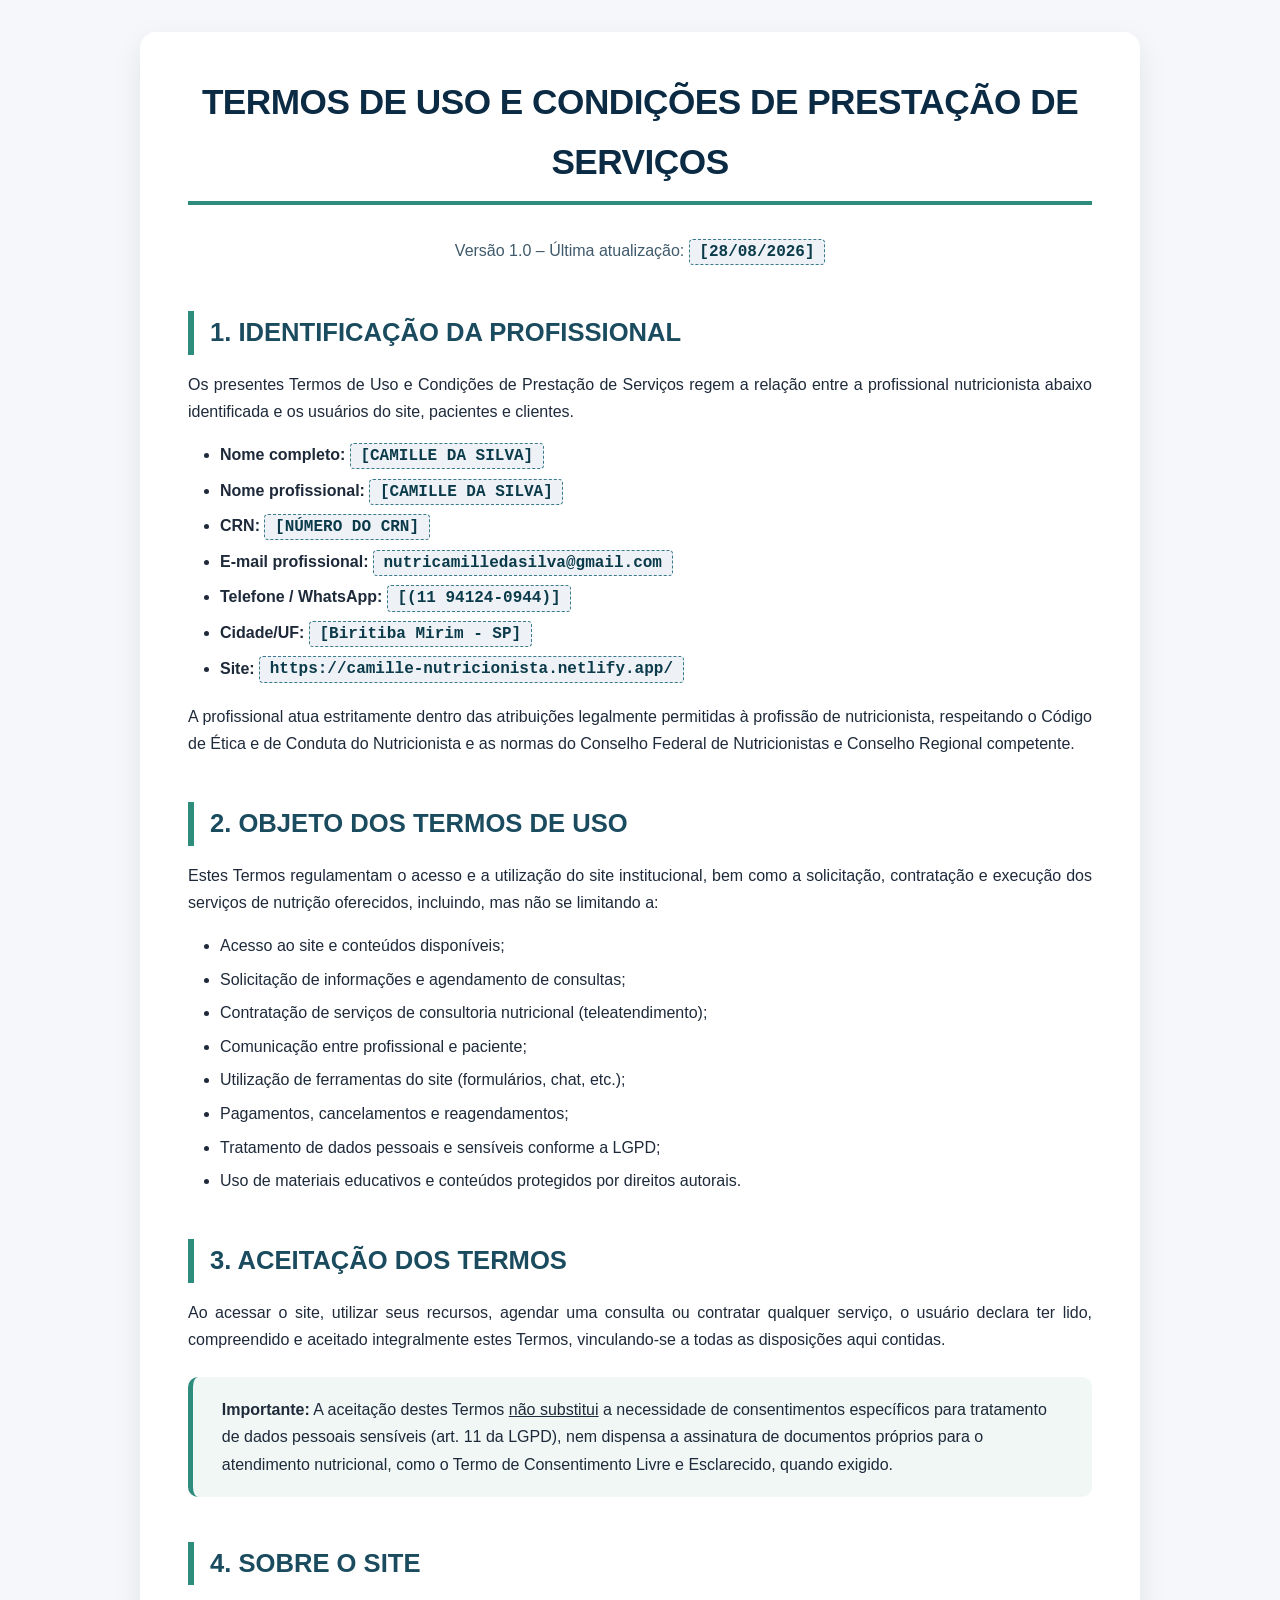
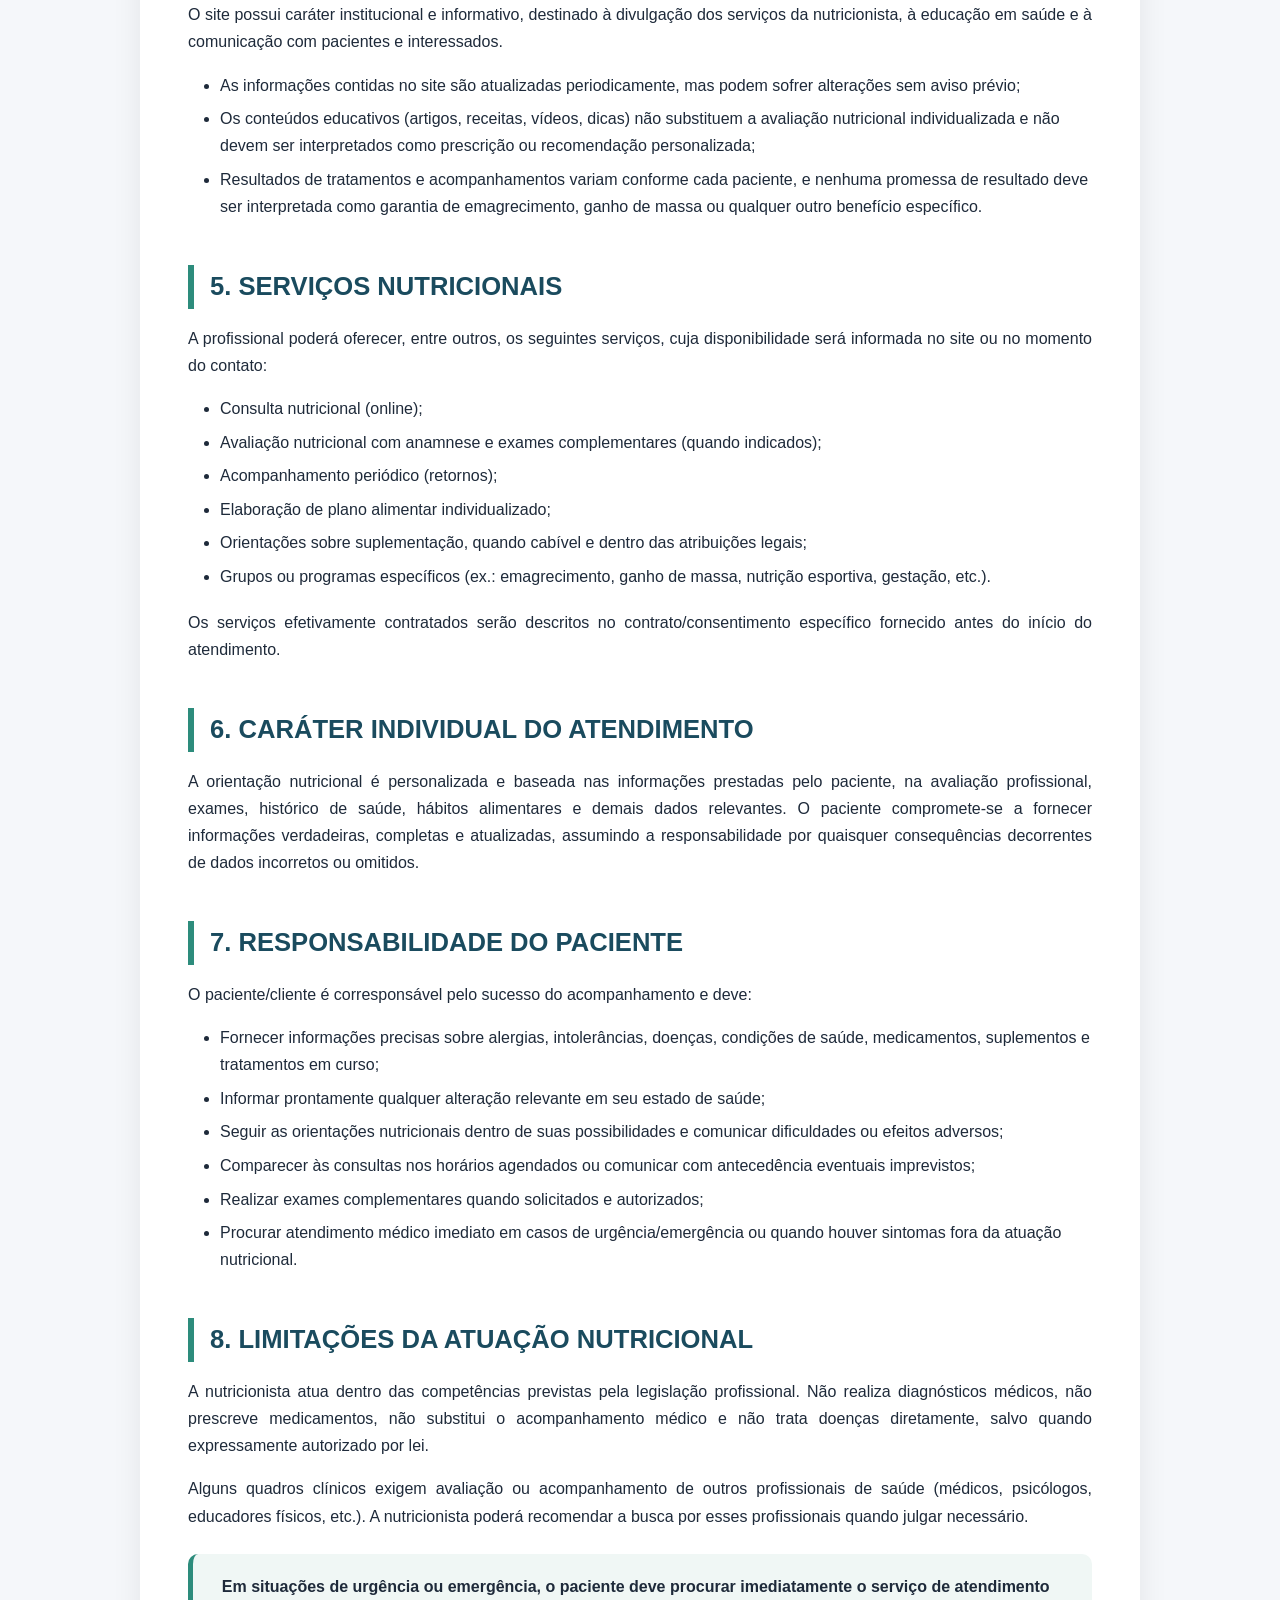
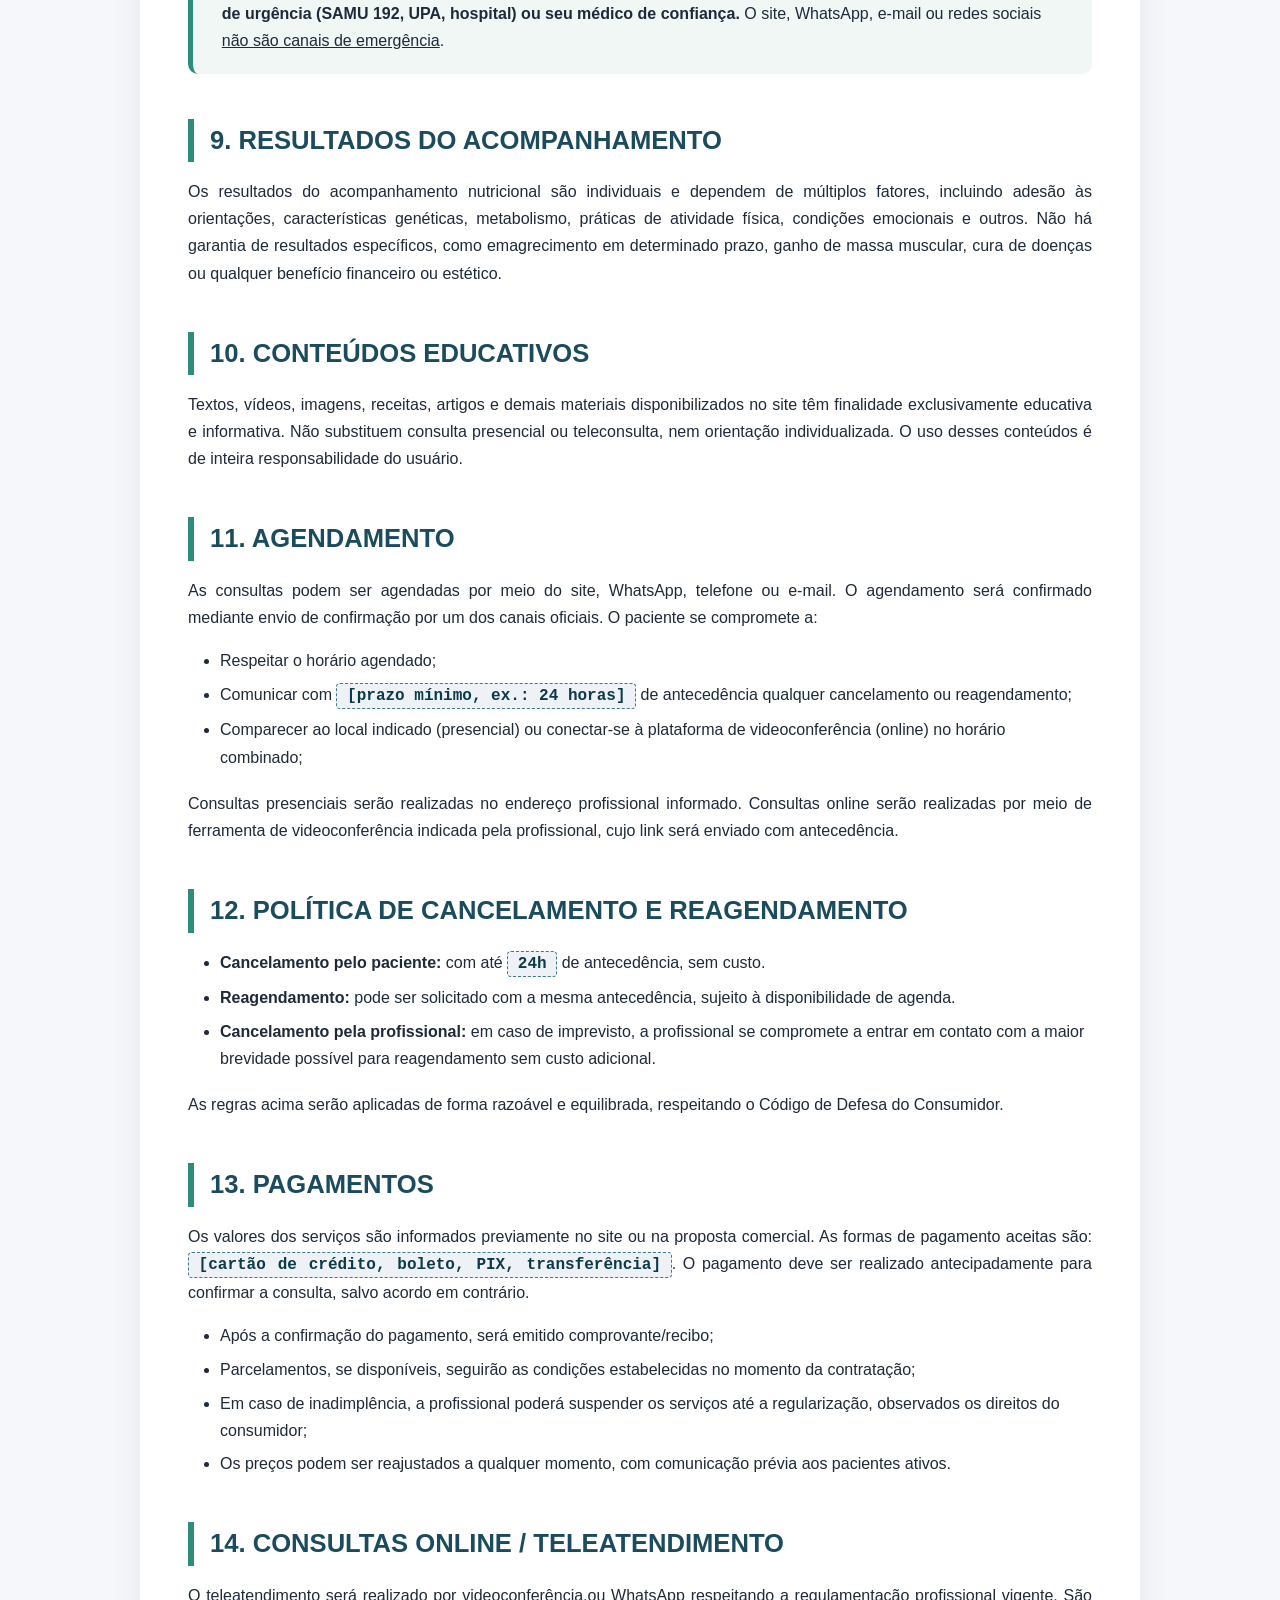
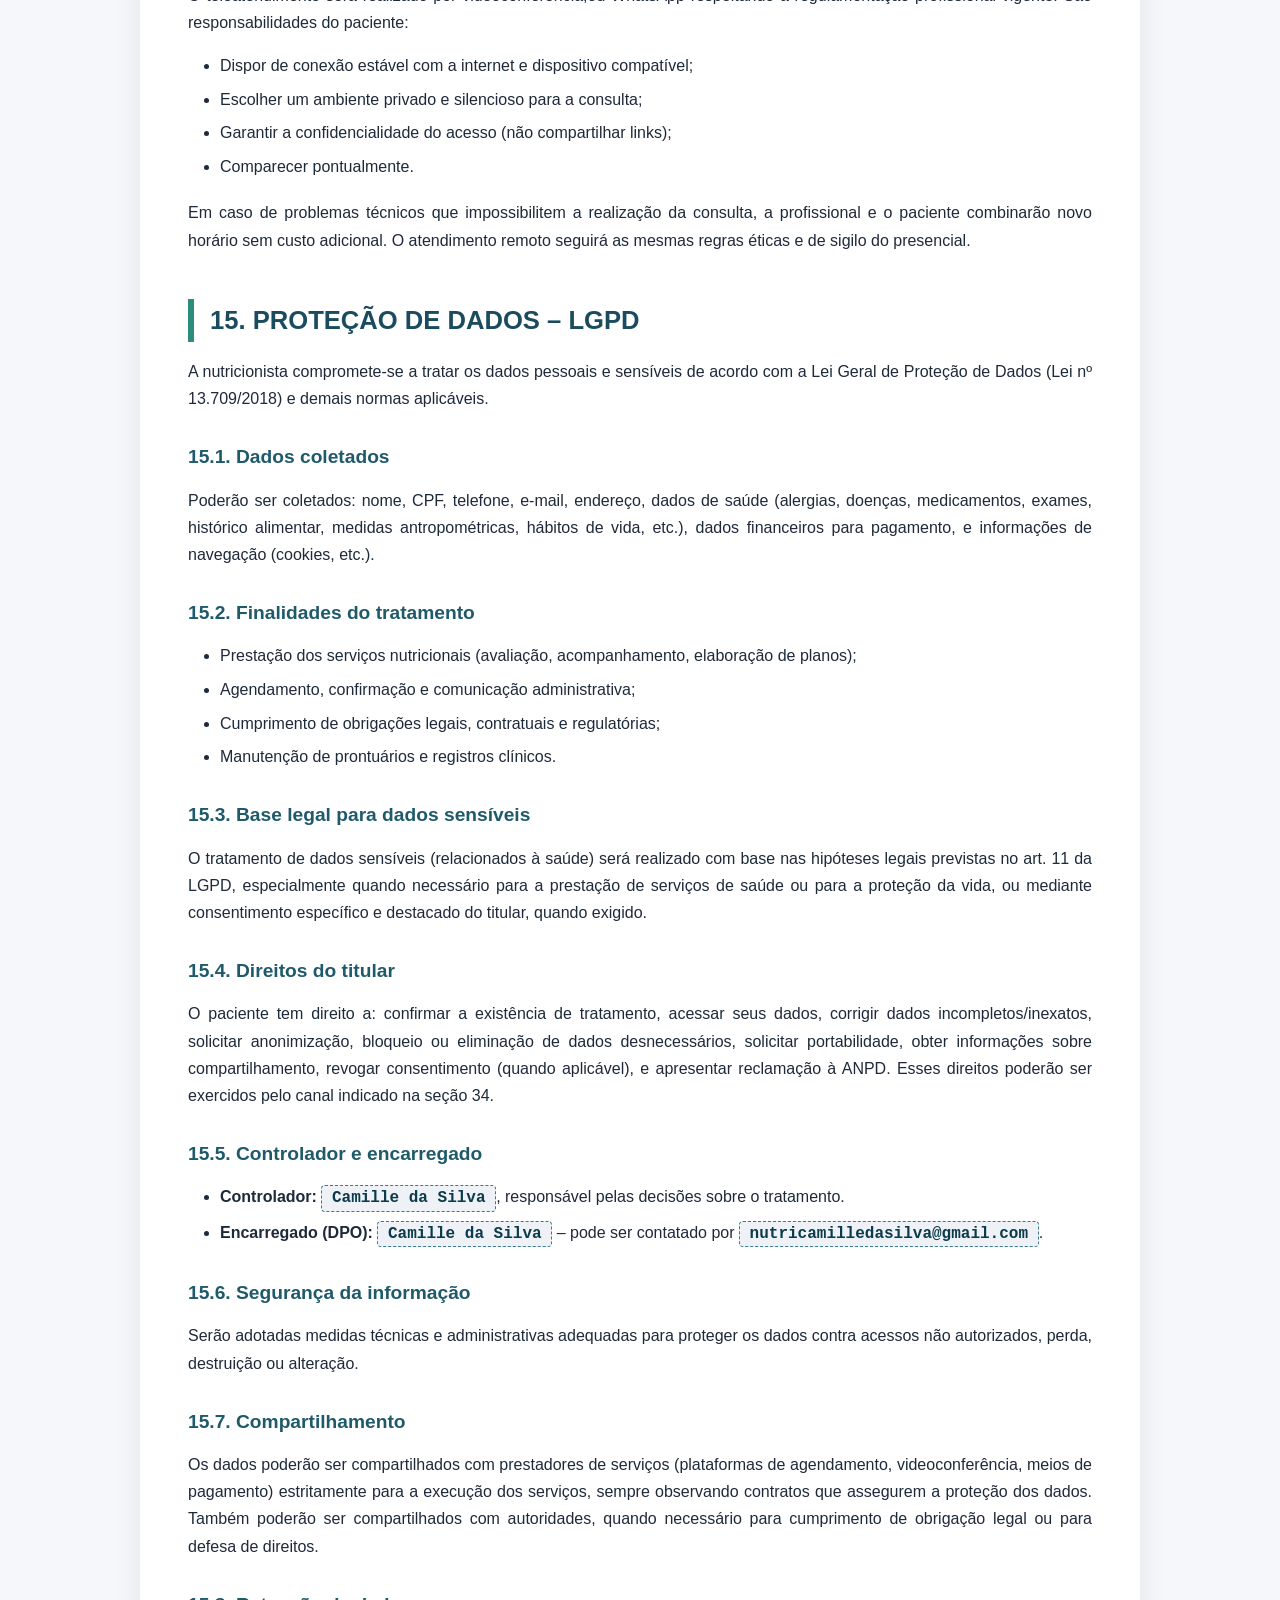
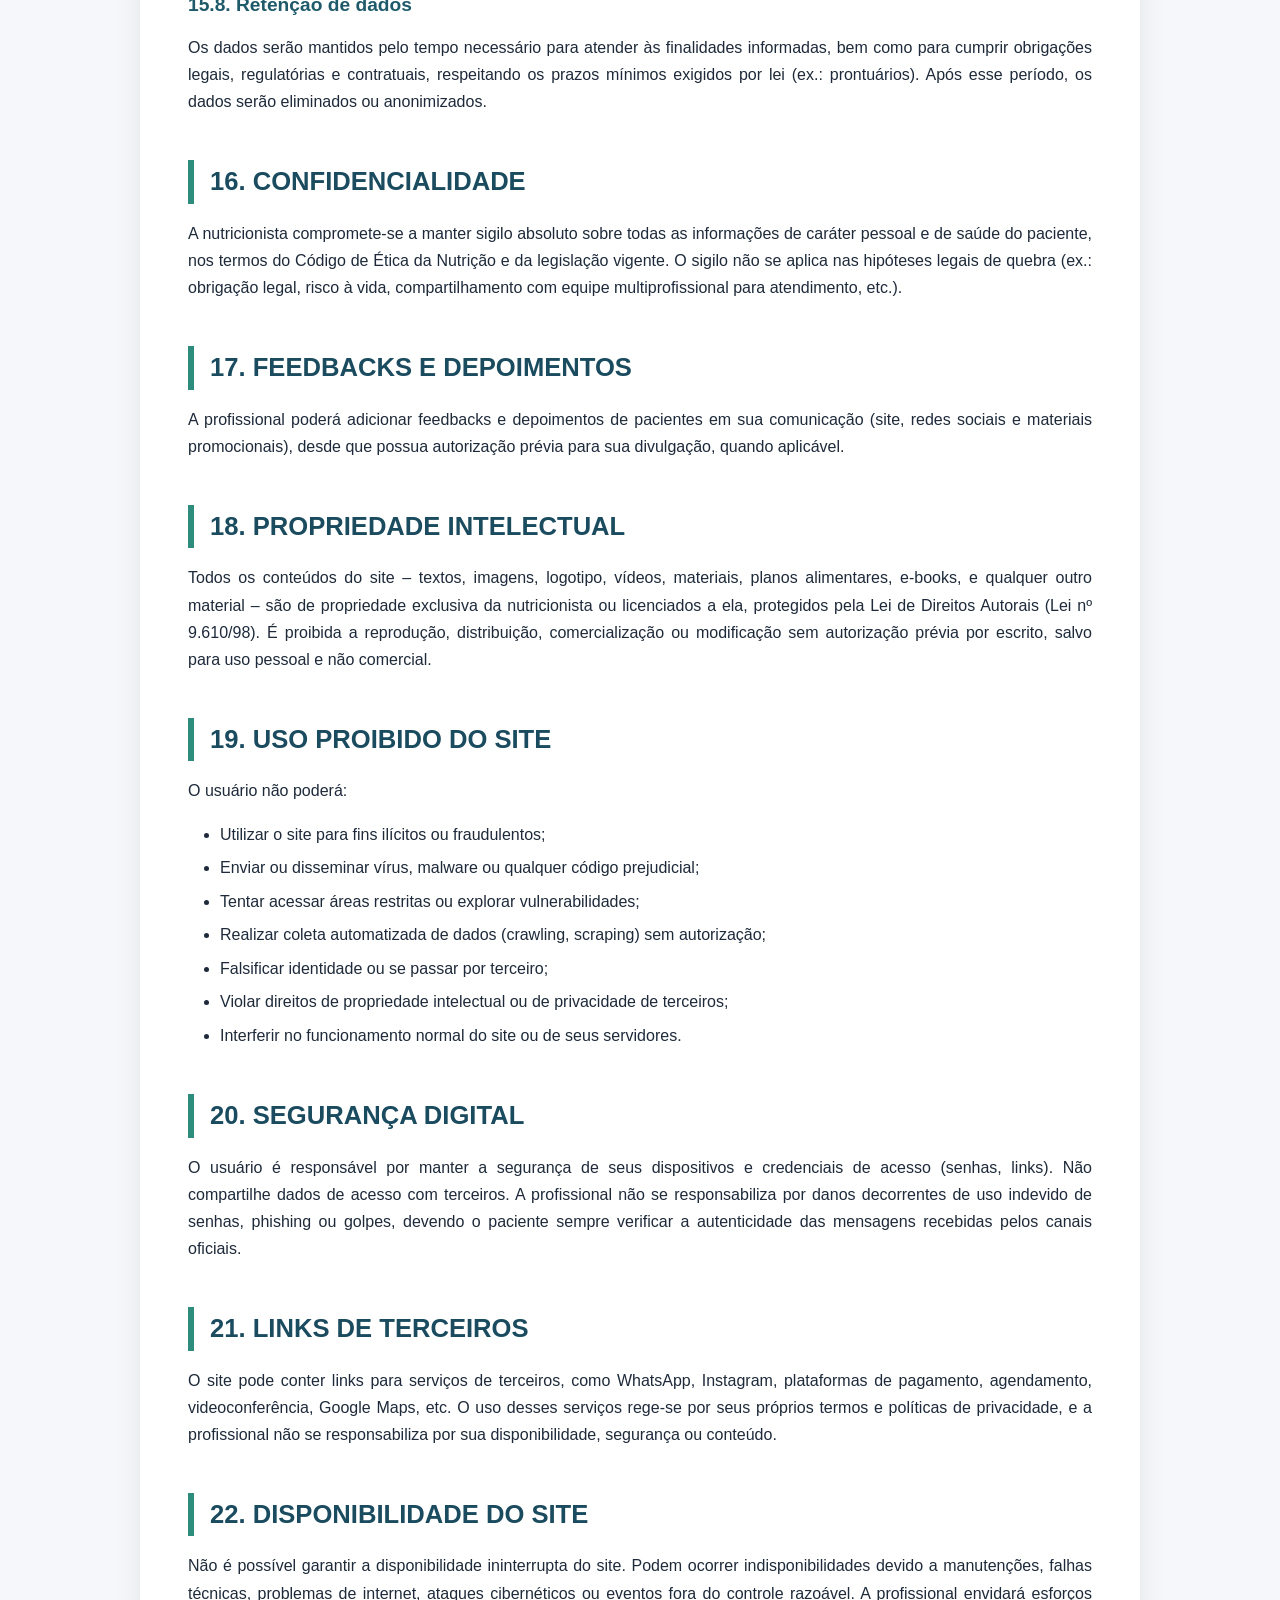
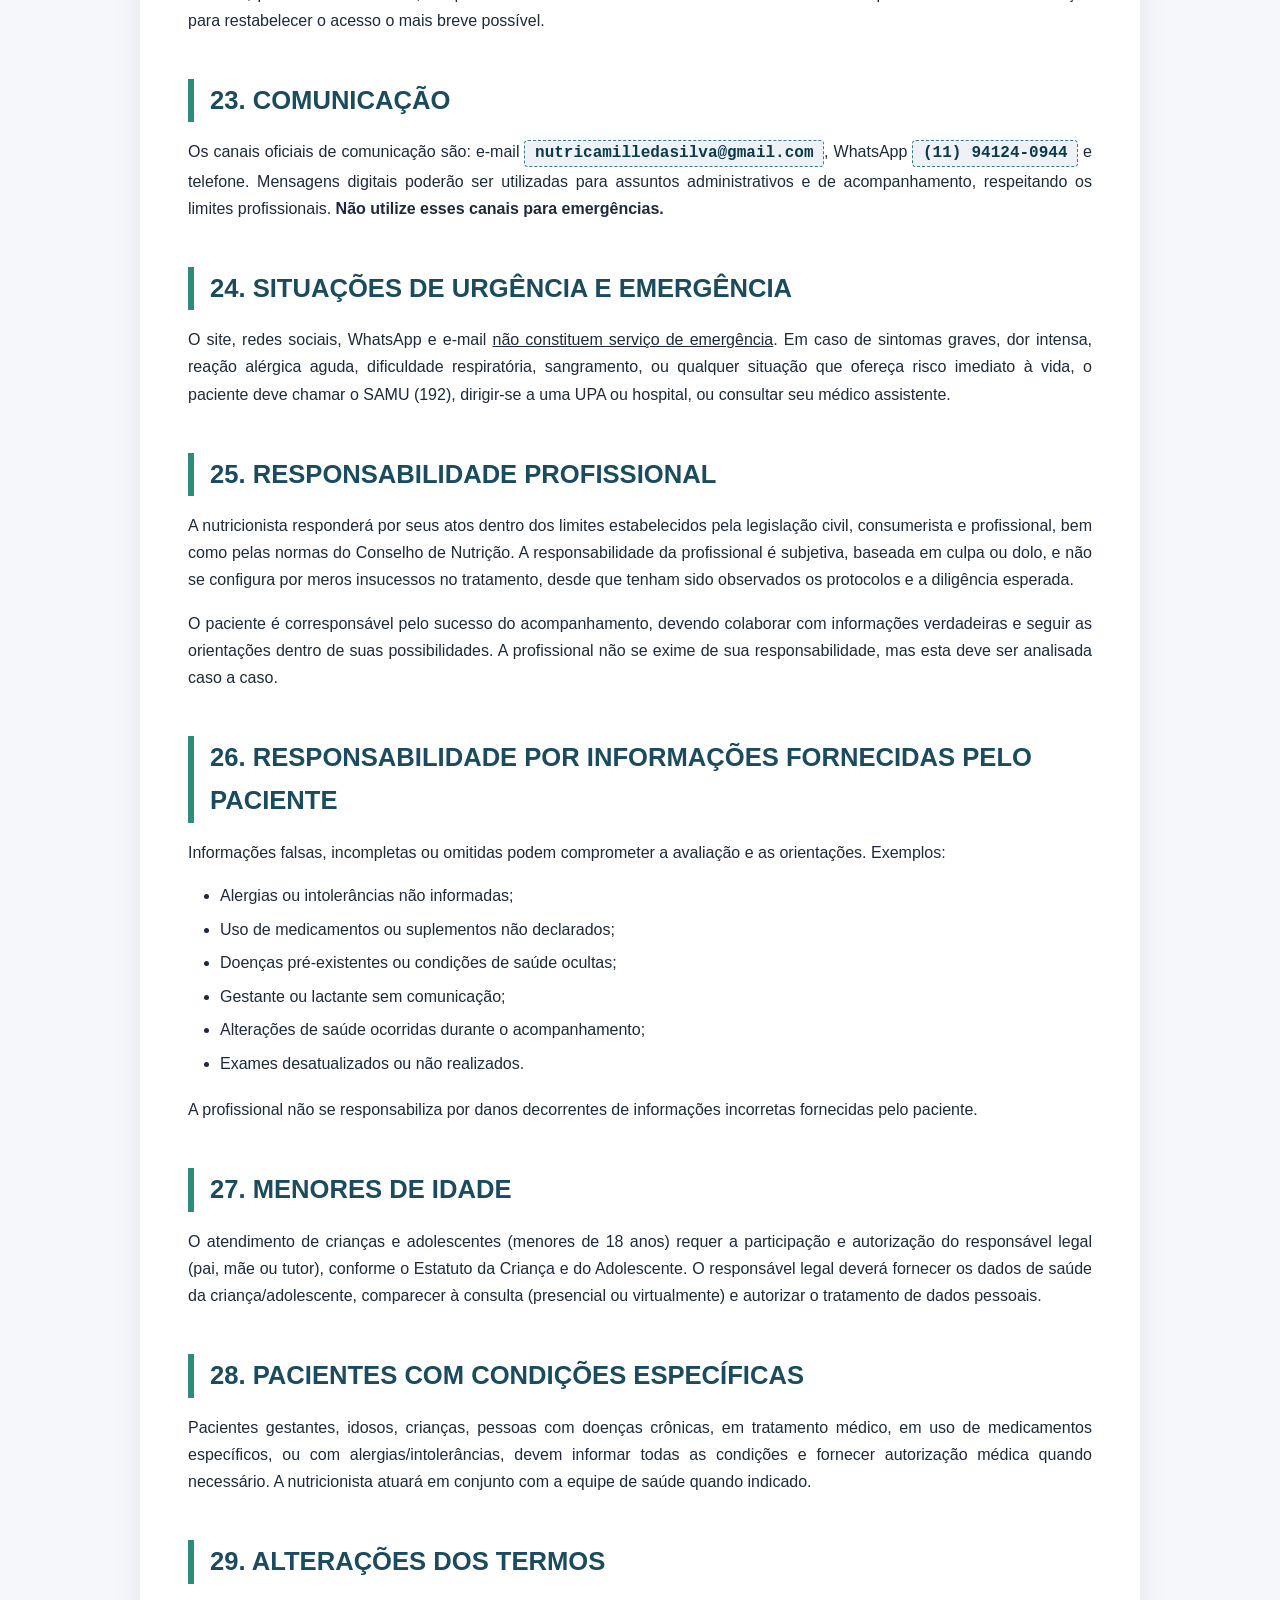
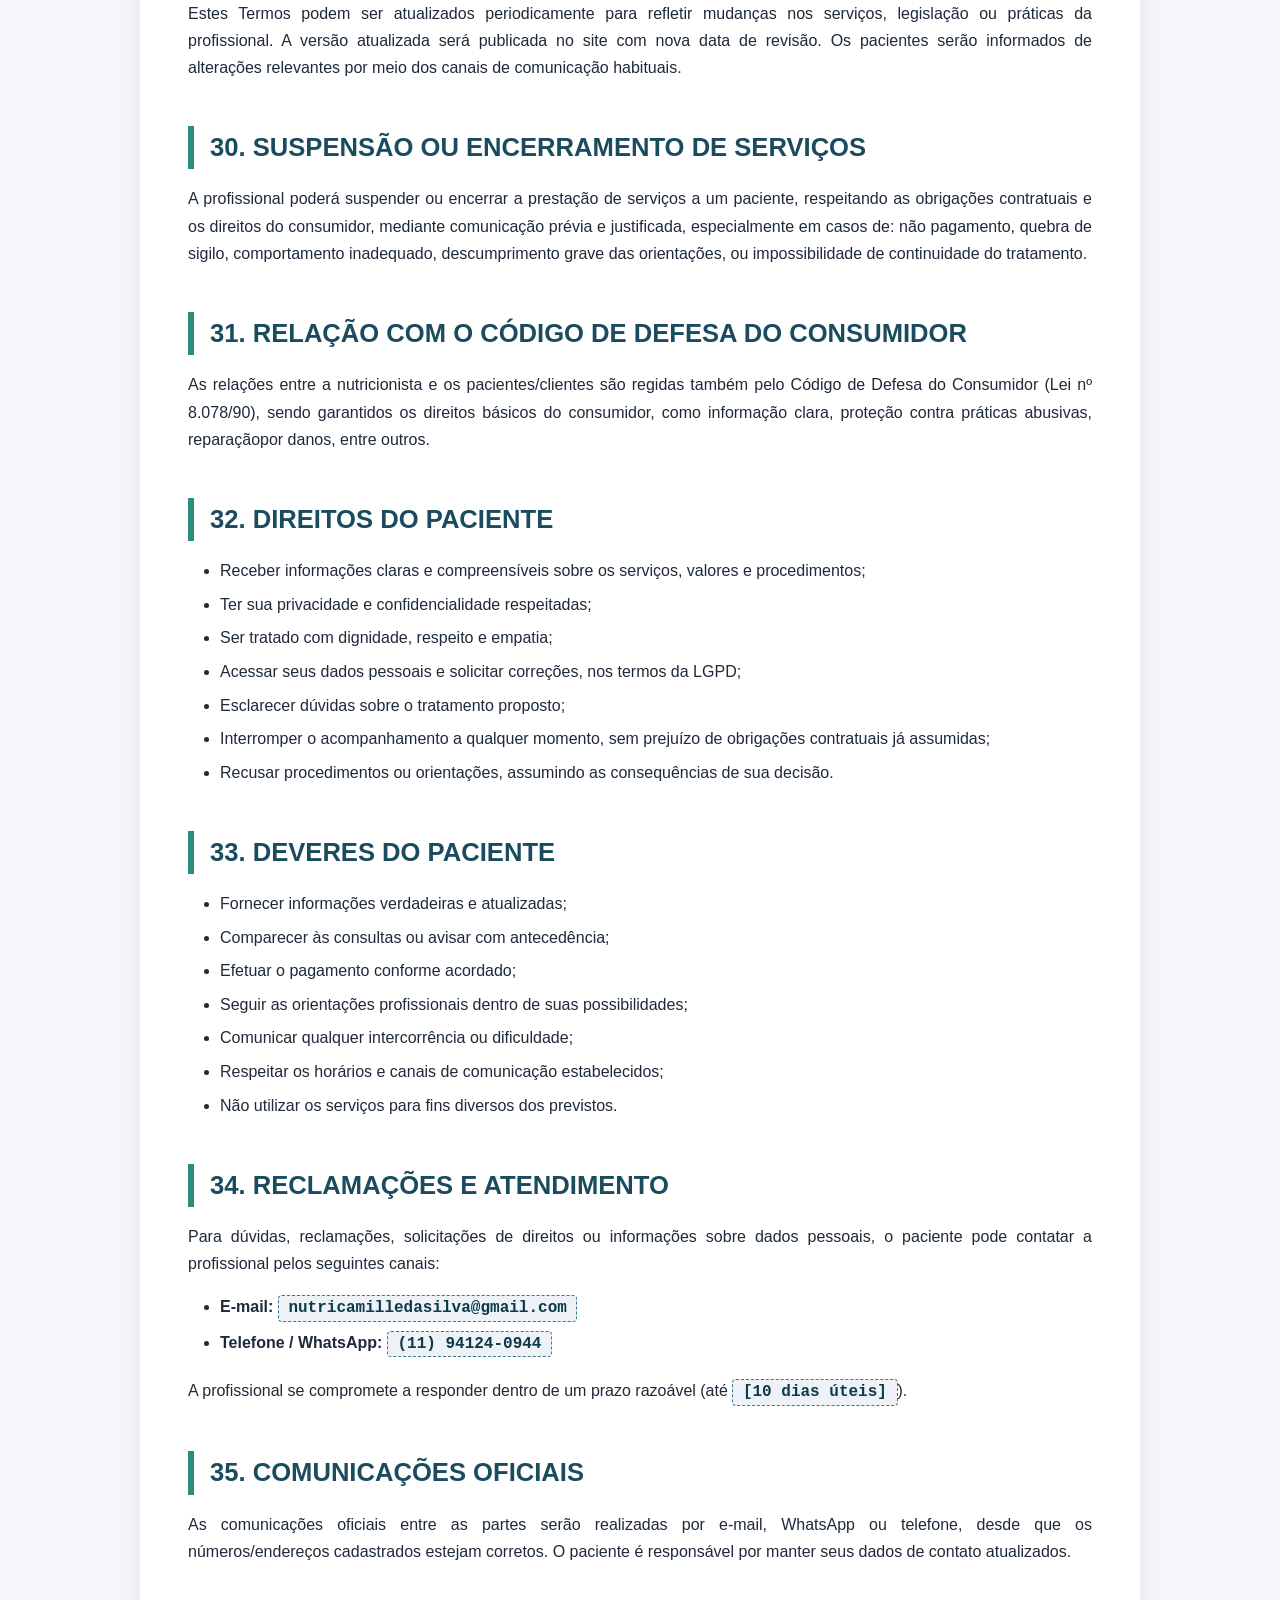
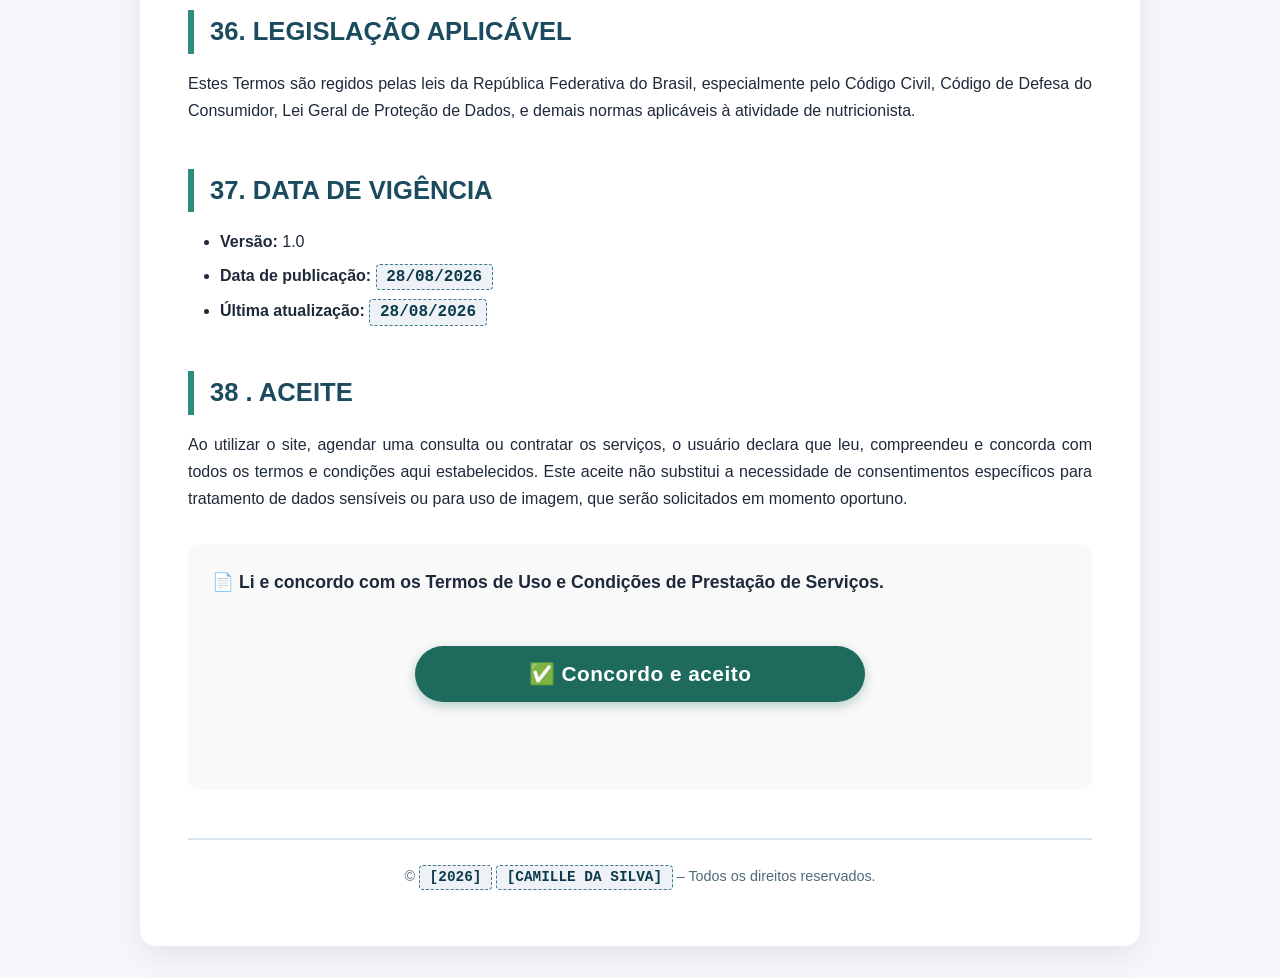
<file: Documentos e avisos/termos de uso.html>
<!DOCTYPE html>
<html lang="pt-BR">

<head>
    <meta charset="UTF-8">
    <meta name="viewport" content="width=device-width, initial-scale=1.0">
    <title>Termos de Uso e Condições de Prestação de Serviços</title>
    <style>
        * {
            margin: 0;
            padding: 0;
            box-sizing: border-box;
        }

        body {
            font-family: 'Segoe UI', Tahoma, Geneva, Verdana, sans-serif;
            background: #f5f7fa;
            color: #1e2a3a;
            padding: 2rem 1rem;
            line-height: 1.7;
        }

        .container {
            max-width: 1000px;
            margin: 0 auto;
            background: #ffffff;
            padding: 2.5rem 3rem;
            border-radius: 16px;
            box-shadow: 0 10px 30px rgba(0, 0, 0, 0.08);
        }

        h1 {
            font-size: 2.2rem;
            color: #0b2b44;
            border-bottom: 4px solid #2d8c7c;
            padding-bottom: 0.6rem;
            margin-bottom: 2rem;
            text-align: center;
            letter-spacing: -0.5px;
        }

        h2 {
            font-size: 1.6rem;
            color: #1a4b5e;
            margin-top: 2.8rem;
            margin-bottom: 1rem;
            padding-left: 0.5rem;
            border-left: 6px solid #2d8c7c;
            padding-left: 1rem;
        }

        h3 {
            font-size: 1.2rem;
            color: #1f5a6b;
            margin-top: 1.8rem;
            margin-bottom: 0.8rem;
            font-weight: 600;
        }

        p {
            margin-bottom: 1rem;
            text-align: justify;
        }

        ul,
        ol {
            margin: 0.8rem 0 1.2rem 2rem;
        }

        li {
            margin-bottom: 0.4rem;
        }

        .highlight-box {
            background: #f0f7f5;
            padding: 1.2rem 1.8rem;
            border-radius: 10px;
            border-left: 5px solid #2d8c7c;
            margin: 1.5rem 0;
        }

        .field-placeholder {
            background: #eef2f7;
            padding: 0.2rem 0.6rem;
            border-radius: 4px;
            font-family: 'Courier New', monospace;
            font-weight: 600;
            color: #0b3b4a;
            border: 1px dashed #3a7a8a;
        }

        .btn-accept {
            display: block;
            width: 100%;
            max-width: 450px;
            margin: 3rem auto 1.5rem;
            padding: 1rem 2rem;
            font-size: 1.3rem;
            font-weight: 700;
            color: #fff;
            background: #1e6b5e;
            border: none;
            border-radius: 50px;
            cursor: pointer;
            transition: background 0.2s, transform 0.1s;
            box-shadow: 0 4px 12px rgba(30, 107, 94, 0.3);
            letter-spacing: 0.5px;
        }

        .btn-accept:hover {
            background: #145a4e;
        }

        .btn-accept:active {
            transform: scale(0.97);
        }

        .btn-accept:disabled {
            opacity: 0.6;
            cursor: not-allowed;
            transform: none;
        }

        .acceptance-message {
            text-align: center;
            font-size: 1rem;
            color: #1e6b5e;
            font-weight: 600;
            margin-top: 0.5rem;
            min-height: 2.5rem;
        }

        .footer-note {
            margin-top: 3rem;
            padding-top: 1.5rem;
            border-top: 2px solid #dce5ed;
            font-size: 0.95rem;
            color: #3a4f5e;
        }

        .legal-warning {
            background: #fff6e5;
            padding: 1.5rem 2rem;
            border-radius: 12px;
            border: 1px solid #f0c78a;
            margin: 2.5rem 0 1.5rem;
        }

        .legal-warning strong {
            color: #8a5a1a;
        }

        @media (max-width: 700px) {
            .container {
                padding: 1.5rem;
            }

            h1 {
                font-size: 1.7rem;
            }

            h2 {
                font-size: 1.3rem;
            }

            ul,
            ol {
                margin-left: 1.2rem;
            }
        }

        @media print {
            .btn-accept {
                display: none;
            }

            .acceptance-message {
                display: none;
            }

            body {
                background: #fff;
                padding: 0.5in;
            }

            .container {
                box-shadow: none;
                padding: 0;
            }
        }
    </style>
</head>

<body>
    <div class="container">
        <h1>TERMOS DE USO E CONDIÇÕES DE PRESTAÇÃO DE SERVIÇOS</h1>
        <p style="text-align:center; color:#3f5a6b; font-weight:500;">Versão 1.0 – Última atualização: <span
                class="field-placeholder">[28/08/2026]</span></p>

        <!-- ==================== SEÇÃO 1 ==================== -->
        <h2>1. IDENTIFICAÇÃO DA PROFISSIONAL</h2>
        <p>Os presentes Termos de Uso e Condições de Prestação de Serviços regem a relação entre a profissional
            nutricionista abaixo identificada e os usuários do site, pacientes e clientes.</p>
        <ul>
            <li><strong>Nome completo:</strong> <span class="field-placeholder">[CAMILLE DA SILVA]</span></li>
            <li><strong>Nome profissional:</strong> <span class="field-placeholder">[CAMILLE DA SILVA]</span></li>
            <li><strong>CRN:</strong> <span class="field-placeholder">[NÚMERO DO CRN]</span></li>
            <li><strong>E-mail profissional:</strong> <span
                    class="field-placeholder">nutricamilledasilva@gmail.com</span></li>
            <li><strong>Telefone / WhatsApp:</strong> <span class="field-placeholder">[(11 94124-0944)]</span></li>
            <li><strong>Cidade/UF:</strong> <span class="field-placeholder">[Biritiba Mirim - SP]</span></li>
            <li><strong>Site:</strong> <span class="field-placeholder">https://camille-nutricionista.netlify.app/</span>
            </li>
        </ul>
        <p>A profissional atua estritamente dentro das atribuições legalmente permitidas à profissão de nutricionista,
            respeitando o Código de Ética e de Conduta do Nutricionista e as normas do Conselho Federal de
            Nutricionistas e Conselho Regional competente.</p>

        <!-- ==================== SEÇÃO 2 ==================== -->
        <h2>2. OBJETO DOS TERMOS DE USO</h2>
        <p>Estes Termos regulamentam o acesso e a utilização do site institucional, bem como a solicitação, contratação
            e execução dos serviços de nutrição oferecidos, incluindo, mas não se limitando a:</p>
        <ul>
            <li>Acesso ao site e conteúdos disponíveis;</li>
            <li>Solicitação de informações e agendamento de consultas;</li>
            <li>Contratação de serviços de consultoria nutricional (teleatendimento);</li>
            <li>Comunicação entre profissional e paciente;</li>
            <li>Utilização de ferramentas do site (formulários, chat, etc.);</li>
            <li>Pagamentos, cancelamentos e reagendamentos;</li>
            <li>Tratamento de dados pessoais e sensíveis conforme a LGPD;</li>
            <li>Uso de materiais educativos e conteúdos protegidos por direitos autorais.</li>
        </ul>

        <!-- ==================== SEÇÃO 3 ==================== -->
        <h2>3. ACEITAÇÃO DOS TERMOS</h2>
        <p>Ao acessar o site, utilizar seus recursos, agendar uma consulta ou contratar qualquer serviço, o usuário
            declara ter lido, compreendido e aceitado integralmente estes Termos, vinculando-se a todas as disposições
            aqui contidas.</p>
        <div class="highlight-box">
            <strong>Importante:</strong> A aceitação destes Termos <u>não substitui</u> a necessidade de consentimentos
            específicos para tratamento de dados pessoais sensíveis (art. 11 da LGPD), nem dispensa a assinatura de
            documentos próprios para o atendimento nutricional, como o Termo de Consentimento Livre e Esclarecido,
            quando exigido.
        </div>

        <!-- ==================== SEÇÃO 4 ==================== -->
        <h2>4. SOBRE O SITE</h2>
        <p>O site possui caráter institucional e informativo, destinado à divulgação dos serviços da nutricionista, à
            educação em saúde e à comunicação com pacientes e interessados.</p>
        <ul>
            <li>As informações contidas no site são atualizadas periodicamente, mas podem sofrer alterações sem aviso
                prévio;</li>
            <li>Os conteúdos educativos (artigos, receitas, vídeos, dicas) não substituem a avaliação nutricional
                individualizada e não devem ser interpretados como prescrição ou recomendação personalizada;</li>
            <li>Resultados de tratamentos e acompanhamentos variam conforme cada paciente, e nenhuma promessa de
                resultado deve ser interpretada como garantia de emagrecimento, ganho de massa ou qualquer outro
                benefício específico.</li>
        </ul>

        <!-- ==================== SEÇÃO 5 ==================== -->
        <h2>5. SERVIÇOS NUTRICIONAIS</h2>
        <p>A profissional poderá oferecer, entre outros, os seguintes serviços, cuja disponibilidade será informada no
            site ou no momento do contato:</p>
        <ul>
            <li>Consulta nutricional (online);</li>
            <li>Avaliação nutricional com anamnese e exames complementares (quando indicados);</li>
            <li>Acompanhamento periódico (retornos);</li>
            <li>Elaboração de plano alimentar individualizado;</li>
            <li>Orientações sobre suplementação, quando cabível e dentro das atribuições legais;</li>
            <li>Grupos ou programas específicos (ex.: emagrecimento, ganho de massa, nutrição esportiva, gestação,
                etc.).</li>
        </ul>
        <p>Os serviços efetivamente contratados serão descritos no contrato/consentimento específico fornecido antes do
            início do atendimento.</p>

        <!-- ==================== SEÇÃO 6 ==================== -->
        <h2>6. CARÁTER INDIVIDUAL DO ATENDIMENTO</h2>
        <p>A orientação nutricional é personalizada e baseada nas informações prestadas pelo paciente, na avaliação
            profissional, exames, histórico de saúde, hábitos alimentares e demais dados relevantes. O paciente
            compromete-se a fornecer informações verdadeiras, completas e atualizadas, assumindo a responsabilidade por
            quaisquer consequências decorrentes de dados incorretos ou omitidos.</p>

        <!-- ==================== SEÇÃO 7 ==================== -->
        <h2>7. RESPONSABILIDADE DO PACIENTE</h2>
        <p>O paciente/cliente é corresponsável pelo sucesso do acompanhamento e deve:</p>
        <ul>
            <li>Fornecer informações precisas sobre alergias, intolerâncias, doenças, condições de saúde, medicamentos,
                suplementos e tratamentos em curso;</li>
            <li>Informar prontamente qualquer alteração relevante em seu estado de saúde;</li>
            <li>Seguir as orientações nutricionais dentro de suas possibilidades e comunicar dificuldades ou efeitos
                adversos;</li>
            <li>Comparecer às consultas nos horários agendados ou comunicar com antecedência eventuais imprevistos;</li>
            <li>Realizar exames complementares quando solicitados e autorizados;</li>
            <li>Procurar atendimento médico imediato em casos de urgência/emergência ou quando houver sintomas fora da
                atuação nutricional.</li>
        </ul>

        <!-- ==================== SEÇÃO 8 ==================== -->
        <h2>8. LIMITAÇÕES DA ATUAÇÃO NUTRICIONAL</h2>
        <p>A nutricionista atua dentro das competências previstas pela legislação profissional. Não realiza diagnósticos
            médicos, não prescreve medicamentos, não substitui o acompanhamento médico e não trata doenças diretamente,
            salvo quando expressamente autorizado por lei.</p>
        <p>Alguns quadros clínicos exigem avaliação ou acompanhamento de outros profissionais de saúde (médicos,
            psicólogos, educadores físicos, etc.). A nutricionista poderá recomendar a busca por esses profissionais
            quando julgar necessário.</p>
        <div class="highlight-box">
            <strong>Em situações de urgência ou emergência, o paciente deve procurar imediatamente o serviço de
                atendimento de urgência (SAMU 192, UPA, hospital) ou seu médico de confiança.</strong> O site, WhatsApp,
            e-mail ou redes sociais <u>não são canais de emergência</u>.
        </div>

        <!-- ==================== SEÇÃO 9 ==================== -->
        <h2>9. RESULTADOS DO ACOMPANHAMENTO</h2>
        <p>Os resultados do acompanhamento nutricional são individuais e dependem de múltiplos fatores, incluindo adesão
            às orientações, características genéticas, metabolismo, práticas de atividade física, condições emocionais e
            outros. Não há garantia de resultados específicos, como emagrecimento em determinado prazo, ganho de massa
            muscular, cura de doenças ou qualquer benefício financeiro ou estético.</p>

        <!-- ==================== SEÇÃO 10 ==================== -->
        <h2>10. CONTEÚDOS EDUCATIVOS</h2>
        <p>Textos, vídeos, imagens, receitas, artigos e demais materiais disponibilizados no site têm finalidade
            exclusivamente educativa e informativa. Não substituem consulta presencial ou teleconsulta, nem orientação
            individualizada. O uso desses conteúdos é de inteira responsabilidade do usuário.</p>

        <!-- ==================== SEÇÃO 11 ==================== -->
        <h2>11. AGENDAMENTO</h2>
        <p>As consultas podem ser agendadas por meio do site, WhatsApp, telefone ou e-mail. O agendamento será
            confirmado mediante envio de confirmação por um dos canais oficiais. O paciente se compromete a:</p>
        <ul>
            <li>Respeitar o horário agendado;</li>
            <li>Comunicar com <span class="field-placeholder">[prazo mínimo, ex.: 24 horas]</span> de antecedência
                qualquer cancelamento ou reagendamento;</li>
            <li>Comparecer ao local indicado (presencial) ou conectar-se à plataforma de videoconferência (online) no
                horário combinado;</li>
        </ul>
        <p>Consultas presenciais serão realizadas no endereço profissional informado. Consultas online serão realizadas
            por meio de ferramenta de videoconferência indicada pela profissional, cujo link será enviado com
            antecedência.</p>

        <!-- ==================== SEÇÃO 12 ==================== -->
        <h2>12. POLÍTICA DE CANCELAMENTO E REAGENDAMENTO</h2>
        <ul>
            <li><strong>Cancelamento pelo paciente:</strong> com até <span class="field-placeholder"> 24h</span>
                de antecedência, sem custo.
            <li><strong>Reagendamento:</strong> pode ser solicitado com a mesma antecedência, sujeito à disponibilidade
                de agenda.</li>

            <li><strong>Cancelamento pela profissional:</strong> em caso de imprevisto, a profissional se compromete a
                entrar em contato com a maior brevidade possível para reagendamento sem custo adicional.</li>
        </ul>
        <p>As regras acima serão aplicadas de forma razoável e equilibrada, respeitando o Código de Defesa do
            Consumidor.</p>

        <!-- ==================== SEÇÃO 13 ==================== -->
        <h2>13. PAGAMENTOS</h2>
        <p>Os valores dos serviços são informados previamente no site ou na proposta comercial. As formas de pagamento
            aceitas são: <span class="field-placeholder">[cartão de crédito, boleto, PIX, transferência]</span>. O
            pagamento deve ser realizado antecipadamente para confirmar a consulta, salvo acordo em contrário.</p>
        <ul>
            <li>Após a confirmação do pagamento, será emitido comprovante/recibo;</li>
            <li>Parcelamentos, se disponíveis, seguirão as condições estabelecidas no momento da contratação;</li>
            <li>Em caso de inadimplência, a profissional poderá suspender os serviços até a regularização, observados os
                direitos do consumidor;</li>
            <li>Os preços podem ser reajustados a qualquer momento, com comunicação prévia aos pacientes ativos.</li>
        </ul>

        <!-- ==================== SEÇÃO 14 ==================== -->
        <h2>14. CONSULTAS ONLINE / TELEATENDIMENTO</h2>
        <p>O teleatendimento será realizado por videoconferência,ou WhatsApp respeitando a regulamentação profissional
            vigente. São
            responsabilidades do paciente:</p>
        <ul>
            <li>Dispor de conexão estável com a internet e dispositivo compatível;</li>
            <li>Escolher um ambiente privado e silencioso para a consulta;</li>
            <li>Garantir a confidencialidade do acesso (não compartilhar links);</li>
            <li>Comparecer pontualmente.</li>
        </ul>
        <p>Em caso de problemas técnicos que impossibilitem a realização da consulta, a profissional e o paciente
            combinarão novo horário sem custo adicional. O atendimento remoto seguirá as mesmas regras éticas e de
            sigilo do presencial.</p>

        <!-- ==================== SEÇÃO 15 ==================== -->
        <h2>15. PROTEÇÃO DE DADOS – LGPD</h2>
        <p>A nutricionista compromete-se a tratar os dados pessoais e sensíveis de acordo com a Lei Geral de Proteção de
            Dados (Lei nº 13.709/2018) e demais normas aplicáveis.</p>

        <h3>15.1. Dados coletados</h3>
        <p>Poderão ser coletados: nome, CPF, telefone, e-mail, endereço, dados de saúde (alergias, doenças,
            medicamentos, exames, histórico alimentar, medidas antropométricas, hábitos de vida, etc.), dados
            financeiros para pagamento, e informações de navegação (cookies, etc.).</p>

        <h3>15.2. Finalidades do tratamento</h3>
        <ul>
            <li>Prestação dos serviços nutricionais (avaliação, acompanhamento, elaboração de planos);</li>
            <li>Agendamento, confirmação e comunicação administrativa;</li>
            <li>Cumprimento de obrigações legais, contratuais e regulatórias;</li>
            <li>Manutenção de prontuários e registros clínicos.</li>
        </ul>

        <h3>15.3. Base legal para dados sensíveis</h3>
        <p>O tratamento de dados sensíveis (relacionados à saúde) será realizado com base nas hipóteses legais previstas
            no art. 11 da LGPD, especialmente quando necessário para a prestação de serviços de saúde ou para a proteção
            da vida, ou mediante consentimento específico e destacado do titular, quando exigido.</p>

        <h3>15.4. Direitos do titular</h3>
        <p>O paciente tem direito a: confirmar a existência de tratamento, acessar seus dados, corrigir dados
            incompletos/inexatos, solicitar anonimização, bloqueio ou eliminação de dados desnecessários, solicitar
            portabilidade, obter informações sobre compartilhamento, revogar consentimento (quando aplicável), e
            apresentar reclamação à ANPD. Esses direitos poderão ser exercidos pelo canal indicado na seção 34.</p>

        <h3>15.5. Controlador e encarregado</h3>
        <ul>
            <li><strong>Controlador:</strong> <span class="field-placeholder">Camille da Silva</span>,
                responsável pelas decisões sobre o tratamento.</li>
            <li><strong>Encarregado (DPO):</strong> <span class="field-placeholder">Camille da Silva</span> –
                pode ser contatado por <span class="field-placeholder">nutricamilledasilva@gmail.com</span>.</li>
        </ul>

        <h3>15.6. Segurança da informação</h3>
        <p>Serão adotadas medidas técnicas e administrativas adequadas para proteger os dados contra acessos não
            autorizados, perda, destruição ou alteração.</p>

        <h3>15.7. Compartilhamento</h3>
        <p>Os dados poderão ser compartilhados com prestadores de serviços (plataformas de agendamento,
            videoconferência, meios de pagamento) estritamente para a execução dos serviços, sempre observando contratos
            que assegurem a proteção dos dados. Também poderão ser compartilhados com autoridades, quando necessário
            para cumprimento de obrigação legal ou para defesa de direitos.</p>

        <h3>15.8. Retenção de dados</h3>
        <p>Os dados serão mantidos pelo tempo necessário para atender às finalidades informadas, bem como para cumprir
            obrigações legais, regulatórias e contratuais, respeitando os prazos mínimos exigidos por lei (ex.:
            prontuários). Após esse período, os dados serão eliminados ou anonimizados.</p>

        <!-- ==================== SEÇÃO 16 ==================== -->
        <h2>16. CONFIDENCIALIDADE</h2>
        <p>A nutricionista compromete-se a manter sigilo absoluto sobre todas as informações de caráter pessoal e de
            saúde do paciente, nos termos do Código de Ética da Nutrição e da legislação vigente. O sigilo não se aplica
            nas hipóteses legais de quebra (ex.: obrigação legal, risco à vida, compartilhamento com equipe
            multiprofissional para atendimento, etc.).</p>

        <!-- ==================== SEÇÃO 17 ==================== -->
        <h2>17. FEEDBACKS E DEPOIMENTOS

</h2>
        <p>A profissional poderá adicionar feedbacks e depoimentos de pacientes em sua comunicação (site, redes sociais e materiais promocionais), desde que possua autorização prévia para sua divulgação, quando aplicável.</p>

        <!-- ==================== SEÇÃO 18 ==================== -->
        <h2>18. PROPRIEDADE INTELECTUAL</h2>
        <p>Todos os conteúdos do site – textos, imagens, logotipo, vídeos, materiais, planos alimentares, e-books, e
            qualquer outro material – são de propriedade exclusiva da nutricionista ou licenciados a ela, protegidos
            pela Lei de Direitos Autorais (Lei nº 9.610/98). É proibida a reprodução, distribuição, comercialização ou
            modificação sem autorização prévia por escrito, salvo para uso pessoal e não comercial.</p>

        <!-- ==================== SEÇÃO 19 ==================== -->
        <h2>19. USO PROIBIDO DO SITE</h2>
        <p>O usuário não poderá:</p>
        <ul>
            <li>Utilizar o site para fins ilícitos ou fraudulentos;</li>
            <li>Enviar ou disseminar vírus, malware ou qualquer código prejudicial;</li>
            <li>Tentar acessar áreas restritas ou explorar vulnerabilidades;</li>
            <li>Realizar coleta automatizada de dados (crawling, scraping) sem autorização;</li>
            <li>Falsificar identidade ou se passar por terceiro;</li>
            <li>Violar direitos de propriedade intelectual ou de privacidade de terceiros;</li>
            <li>Interferir no funcionamento normal do site ou de seus servidores.</li>
        </ul>

        <!-- ==================== SEÇÃO 20 ==================== -->
        <h2>20. SEGURANÇA DIGITAL</h2>
        <p>O usuário é responsável por manter a segurança de seus dispositivos e credenciais de acesso (senhas, links).
            Não compartilhe dados de acesso com terceiros. A profissional não se responsabiliza por danos decorrentes de
            uso indevido de senhas, phishing ou golpes, devendo o paciente sempre verificar a autenticidade das
            mensagens recebidas pelos canais oficiais.</p>

        <!-- ==================== SEÇÃO 21 ==================== -->
        <h2>21. LINKS DE TERCEIROS</h2>
        <p>O site pode conter links para serviços de terceiros, como WhatsApp, Instagram, plataformas de pagamento,
            agendamento, videoconferência, Google Maps, etc. O uso desses serviços rege-se por seus próprios termos e
            políticas de privacidade, e a profissional não se responsabiliza por sua disponibilidade, segurança ou
            conteúdo.</p>

        <!-- ==================== SEÇÃO 22 ==================== -->
        <h2>22. DISPONIBILIDADE DO SITE</h2>
        <p>Não é possível garantir a disponibilidade ininterrupta do site. Podem ocorrer indisponibilidades devido a
            manutenções, falhas técnicas, problemas de internet, ataques cibernéticos ou eventos fora do controle
            razoável. A profissional envidará esforços para restabelecer o acesso o mais breve possível.</p>

        <!-- ==================== SEÇÃO 23 ==================== -->
        <h2>23. COMUNICAÇÃO</h2>
        <p>Os canais oficiais de comunicação são: e-mail <span class="field-placeholder">nutricamilledasilva@gmail.com</span>, WhatsApp <span
                class="field-placeholder">(11) 94124-0944</span> e telefone. Mensagens digitais poderão ser utilizadas para
            assuntos administrativos e de acompanhamento, respeitando os limites profissionais. <strong>Não utilize
                esses canais para emergências.</strong></p>

        <!-- ==================== SEÇÃO 24 ==================== -->
        <h2>24. SITUAÇÕES DE URGÊNCIA E EMERGÊNCIA</h2>
        <p>O site, redes sociais, WhatsApp e e-mail <u>não constituem serviço de emergência</u>. Em caso de sintomas
            graves, dor intensa, reação alérgica aguda, dificuldade respiratória, sangramento, ou qualquer situação que
            ofereça risco imediato à vida, o paciente deve chamar o SAMU (192), dirigir-se a uma UPA ou hospital, ou
            consultar seu médico assistente.</p>

        <!-- ==================== SEÇÃO 25 ==================== -->
        <h2>25. RESPONSABILIDADE PROFISSIONAL</h2>
        <p>A nutricionista responderá por seus atos dentro dos limites estabelecidos pela legislação civil, consumerista
            e profissional, bem como pelas normas do Conselho de Nutrição. A responsabilidade da profissional é
            subjetiva, baseada em culpa ou dolo, e não se configura por meros insucessos no tratamento, desde que tenham
            sido observados os protocolos e a diligência esperada.</p>
        <p>O paciente é corresponsável pelo sucesso do acompanhamento, devendo colaborar com informações verdadeiras e
            seguir as orientações dentro de suas possibilidades. A profissional não se exime de sua responsabilidade,
            mas esta deve ser analisada caso a caso.</p>

        <!-- ==================== SEÇÃO 26 ==================== -->
        <h2>26. RESPONSABILIDADE POR INFORMAÇÕES FORNECIDAS PELO PACIENTE</h2>
        <p>Informações falsas, incompletas ou omitidas podem comprometer a avaliação e as orientações. Exemplos:</p>
        <ul>
            <li>Alergias ou intolerâncias não informadas;</li>
            <li>Uso de medicamentos ou suplementos não declarados;</li>
            <li>Doenças pré-existentes ou condições de saúde ocultas;</li>
            <li>Gestante ou lactante sem comunicação;</li>
            <li>Alterações de saúde ocorridas durante o acompanhamento;</li>
            <li>Exames desatualizados ou não realizados.</li>
        </ul>
        <p>A profissional não se responsabiliza por danos decorrentes de informações incorretas fornecidas pelo
            paciente.</p>

        <!-- ==================== SEÇÃO 27 ==================== -->
        <h2>27. MENORES DE IDADE</h2>
        <p>O atendimento de crianças e adolescentes (menores de 18 anos) requer a participação e autorização do
            responsável legal (pai, mãe ou tutor), conforme o Estatuto da Criança e do Adolescente. O responsável legal
            deverá fornecer os dados de saúde da criança/adolescente, comparecer à consulta (presencial ou virtualmente)
            e autorizar o tratamento de dados pessoais.</p>

        <!-- ==================== SEÇÃO 28 ==================== -->
        <h2>28. PACIENTES COM CONDIÇÕES ESPECÍFICAS</h2>
        <p>Pacientes gestantes, idosos, crianças, pessoas com doenças crônicas, em tratamento médico, em uso de
            medicamentos específicos, ou com alergias/intolerâncias, devem informar todas as condições e fornecer
            autorização médica quando necessário. A nutricionista atuará em conjunto com a equipe de saúde quando
            indicado.</p>

        <!-- ==================== SEÇÃO 29 ==================== -->
        <h2>29. ALTERAÇÕES DOS TERMOS</h2>
        <p>Estes Termos podem ser atualizados periodicamente para refletir mudanças nos serviços, legislação ou práticas
            da profissional. A versão atualizada será publicada no site com nova data de revisão. Os pacientes serão
            informados de alterações relevantes por meio dos canais de comunicação habituais.</p>

        <!-- ==================== SEÇÃO 30 ==================== -->
        <h2>30. SUSPENSÃO OU ENCERRAMENTO DE SERVIÇOS</h2>
        <p>A profissional poderá suspender ou encerrar a prestação de serviços a um paciente, respeitando as obrigações
            contratuais e os direitos do consumidor, mediante comunicação prévia e justificada, especialmente em casos
            de: não pagamento, quebra de sigilo, comportamento inadequado, descumprimento grave das orientações, ou
            impossibilidade de continuidade do tratamento.</p>

        <!-- ==================== SEÇÃO 31 ==================== -->
        <h2>31. RELAÇÃO COM O CÓDIGO DE DEFESA DO CONSUMIDOR</h2>
        <p>As relações entre a nutricionista e os pacientes/clientes são regidas também pelo Código de Defesa do
            Consumidor (Lei nº 8.078/90), sendo garantidos os direitos básicos do consumidor, como informação clara,
            proteção contra práticas abusivas, reparaçãopor danos, entre outros.</p>

        <!-- ==================== SEÇÃO 32 ==================== -->
        <h2>32. DIREITOS DO PACIENTE</h2>
        <ul>
            <li>Receber informações claras e compreensíveis sobre os serviços, valores e procedimentos;</li>
            <li>Ter sua privacidade e confidencialidade respeitadas;</li>
            <li>Ser tratado com dignidade, respeito e empatia;</li>
            <li>Acessar seus dados pessoais e solicitar correções, nos termos da LGPD;</li>
            <li>Esclarecer dúvidas sobre o tratamento proposto;</li>
            <li>Interromper o acompanhamento a qualquer momento, sem prejuízo de obrigações contratuais já assumidas;
            </li>
            <li>Recusar procedimentos ou orientações, assumindo as consequências de sua decisão.</li>
        </ul>

        <!-- ==================== SEÇÃO 33 ==================== -->
        <h2>33. DEVERES DO PACIENTE</h2>
        <ul>
            <li>Fornecer informações verdadeiras e atualizadas;</li>
            <li>Comparecer às consultas ou avisar com antecedência;</li>
            <li>Efetuar o pagamento conforme acordado;</li>
            <li>Seguir as orientações profissionais dentro de suas possibilidades;</li>
            <li>Comunicar qualquer intercorrência ou dificuldade;</li>
            <li>Respeitar os horários e canais de comunicação estabelecidos;</li>
            <li>Não utilizar os serviços para fins diversos dos previstos.</li>
        </ul>

        <!-- ==================== SEÇÃO 34 ==================== -->
        <h2>34. RECLAMAÇÕES E ATENDIMENTO</h2>
        <p>Para dúvidas, reclamações, solicitações de direitos ou informações sobre dados pessoais, o paciente pode
            contatar a profissional pelos seguintes canais:</p>
        <ul>
            <li><strong>E-mail:</strong> <span class="field-placeholder">nutricamilledasilva@gmail.com</span></li>
            <li><strong>Telefone / WhatsApp:</strong> <span class="field-placeholder">(11) 94124-0944</span></li>
        </ul>
        <p>A profissional se compromete a responder dentro de um prazo razoável (até <span
                class="field-placeholder">[10 dias úteis]</span>).</p>

        <!-- ==================== SEÇÃO 35 ==================== -->
        <h2>35. COMUNICAÇÕES OFICIAIS</h2>
        <p>As comunicações oficiais entre as partes serão realizadas por e-mail, WhatsApp ou telefone, desde que os
            números/endereços cadastrados estejam corretos. O paciente é responsável por manter seus dados de contato
            atualizados.</p>

        <!-- ==================== SEÇÃO 36 ==================== -->
        <h2>36. LEGISLAÇÃO APLICÁVEL</h2>
        <p>Estes Termos são regidos pelas leis da República Federativa do Brasil, especialmente pelo Código Civil,
            Código de Defesa do Consumidor, Lei Geral de Proteção de Dados, e demais normas aplicáveis à atividade de
            nutricionista.</p>

       
        

      

        <!-- ==================== SEÇÃO 39 ==================== -->
        <h2>37. DATA DE VIGÊNCIA</h2>
        <ul>
            <li><strong>Versão:</strong> 1.0</li>
            <li><strong>Data de publicação:</strong> <span class="field-placeholder">28/08/2026</span></li>
            <li><strong>Última atualização:</strong> <span class="field-placeholder">28/08/2026</span></li>
        </ul>

        <!-- ==================== SEÇÃO 40 ==================== -->
        <h2>38  . ACEITE</h2>
        <p>Ao utilizar o site, agendar uma consulta ou contratar os serviços, o usuário declara que leu, compreendeu e
            concorda com todos os termos e condições aqui estabelecidos. Este aceite não substitui a necessidade de
            consentimentos específicos para tratamento de dados sensíveis ou para uso de imagem, que serão solicitados
            em momento oportuno.</p>
        <div style="background:#f9f9f9; padding:1.5rem; border-radius:12px; text-align:center; margin:2rem 0;">
            <p style="font-weight:600; font-size:1.1rem; margin-bottom:0.5rem;">📄 Li e concordo com os Termos de Uso e
                Condições de Prestação de Serviços.</p>
            <button id="acceptBtn" class="btn-accept">✅ Concordo e aceito</button>
            <div id="feedback" class="acceptance-message"></div>
        </div>


        <!-- ==================== RODAPÉ ==================== -->
        <div class="footer-note">
            <p style="text-align:center; font-size:0.9rem; color:#4e6b7a;">
                © <span class="field-placeholder">[2026]</span> <span class="field-placeholder">[CAMILLE DA SILVA]</span> – Todos os direitos reservados.
            </p>
        </div>

    </div>

    <script>
        document.addEventListener('DOMContentLoaded', function () {
            const btn = document.getElementById('acceptBtn');
            const feedback = document.getElementById('feedback');

            btn.addEventListener('click', function () {
                // Simula um aceite
                feedback.innerHTML = '✔️ Seu aceite foi registrado. Obrigado por ler os Termos.';
                feedback.style.color = '#1e6b5e';
                btn.disabled = true;
                btn.textContent = '✅ Aceito';
                btn.style.background = '#4a7a6e';

                // Opcional: enviar para analytics ou localStorage
                // localStorage.setItem('termos_aceitos', 'true');
            });
        });
    </script>
</body>

</html>
</file>
<file: style.css>
/* ===== RESET & BASE ===== */
* {
    margin: 0;
    padding: 0;
    box-sizing: border-box;
}

html {
    scroll-behavior: smooth;
}

body {
    font-family: 'Inter', sans-serif;
    background: #F7F5EF;
    color: #24332C;
    line-height: 1.6;
}

.container {
    max-width: 1200px;
    margin: 0 auto;
    padding: 0 24px;
}

/* ===== CORES ===== */
:root {
    --verde-principal: #315C4A;
    --verde-secundario: #5F806D;
    --verde-claro: #DCE8DF;
    --fundo-creme: #F7F5EF;
    --branco: #FFFFFF;
    --texto: #24332C;
    --detalhe-ouro: #C9A96E;
}

/* ===== TIPOGRAFIA ===== */
h1, h2, h3, h4 {
    font-weight: 600;
    line-height: 1.2;
}

.section-title {
    font-size: 2rem;
    text-align: center;
    margin-bottom: 2rem;
    color: var(--texto);
}
.imagem-circular {
    width: 100%;
    height: 100%;
    object-fit: cover;      /* faz a imagem preencher sem distorcer */
    border-radius: 50%;     /* deixa redonda */
    display: block;
}

@media (max-width: 768px) {
    .section-title {
        font-size: 1.6rem;
    }
}

/* ===== BOTÕES ===== */
.btn {
    display: inline-block;
    padding: 12px 28px;
    border-radius: 40px;
    font-weight: 600;
    text-decoration: none;
    transition: all 0.3s ease;
    border: none;
    cursor: pointer;
    font-size: 1rem;
}

.btn-primary {
    background: var(--verde-principal);
    color: #fff;
}
.btn-primary:hover {
    background: #1e3f31;
    transform: translateY(-2px);
    box-shadow: 0 8px 20px rgba(49, 92, 74, 0.25);
}

.btn-secondary {
    background: transparent;
    color: var(--verde-principal);
    border: 2px solid var(--verde-principal);
}
.btn-secondary:hover {
    background: var(--verde-principal);
    color: #fff;
}

.btn-light {
    background: #fff;
    color: var(--verde-principal);
}
.btn-light:hover {
    background: var(--verde-claro);
    transform: translateY(-2px);
}

.btn-small {
    padding: 8px 18px;
    font-size: 0.85rem;
}

.btn-large {
    padding: 14px 36px;
    font-size: 1.1rem;
}

/* ===== HEADER ===== */
.header {
    background: var(--branco);
    box-shadow: 0 2px 12px rgba(0,0,0,0.04);
    padding: 12px 0;
    position: sticky;
    top: 0;
    z-index: 100;
}

.header-inner {
    display: flex;
    align-items: center;
    justify-content: space-between;
}

.logo {
    display: flex;
    align-items: center;
    gap: 8px;
    font-size: 1.4rem;
    font-weight: 700;
    color: var(--verde-principal);
}
.logo-icon {
    color: var(--verde-principal);
}
.logo-dot {
    color: var(--detalhe-ouro);
}

.nav-list {
    display: flex;
    list-style: none;
    gap: 28px;
}
.nav-list a {
    text-decoration: none;
    color: var(--texto);
    font-weight: 500;
    font-size: 0.95rem;
    transition: color 0.2s;
}
.nav-list a:hover {
    color: var(--verde-principal);
}

.header-actions {
    display: flex;
    align-items: center;
    gap: 16px;
}

.menu-toggle {
    display: none;
    background: none;
    border: none;
    font-size: 1.6rem;
    color: var(--texto);
    cursor: pointer;
}

@media (max-width: 992px) {
    .nav {
        position: fixed;
        top: 68px;
        left: 0;
        width: 100%;
        background: var(--branco);
        padding: 20px 24px;
        box-shadow: 0 8px 20px rgba(0,0,0,0.08);
        transform: translateY(-120%);
        transition: transform 0.3s ease;
        border-top: 1px solid var(--verde-claro);
    }
    .nav.active {
        transform: translateY(0);
    }
    .nav-list {
        flex-direction: column;
        gap: 16px;
    }
    .menu-toggle {
        display: block;
    }
}

/* ===== HERO ===== */
.hero {
    padding: 80px 0 60px;
    background: linear-gradient(135deg, #F7F5EF 0%, #DCE8DF 100%);
}

.hero-grid {
    display: grid;
    grid-template-columns: 1fr 1fr;
    gap: 40px;
    align-items: center;
}

.hero-title {
    font-size: 2.8rem;
    font-weight: 700;
    color: var(--texto);
    margin-bottom: 16px;
}

.hero-description {
    font-size: 1.15rem;
    color: #3d4f46;
    margin-bottom: 28px;
    max-width: 520px;
}

.hero-trust {
    margin-top: 28px;
    display: flex;
    gap: 24px;
    flex-wrap: wrap;
}
.hero-trust span {
    display: flex;
    align-items: center;
    gap: 6px;
    color: var(--verde-principal);
    font-weight: 500;
}

.hero-image {
    display: flex;
    justify-content: center;
    align-items: center;
}

.hero-img-placeholder {
    width: 100%;
    max-width: 400px;
    aspect-ratio: 1/1;
    background: var(--verde-claro);
    border-radius: 50%;
    display: flex;
    flex-direction: column;
    align-items: center;
    justify-content: center;
    font-size: 6rem;
    color: var(--verde-principal);
    border: 4px solid var(--branco);
    box-shadow: 0 12px 32px rgba(49, 92, 74, 0.15);
}
.hero-img-placeholder span {
    font-size: 1rem;
    font-weight: 600;
    margin-top: 8px;
    color: var(--texto);
}

@media (max-width: 992px) {
    .hero-grid {
        grid-template-columns: 1fr;
        text-align: center;
    }
    .hero-description {
        margin-left: auto;
        margin-right: auto;
    }
    .hero-trust {
        justify-content: center;
    }
    .hero-title {
        font-size: 2.2rem;
    }
}

/* ===== BENEFÍCIOS ===== */
.beneficios {
    padding: 70px 0;
    background: var(--branco);
}

.beneficios-grid {
    display: grid;
    grid-template-columns: repeat(auto-fit, minmax(220px, 1fr));
    gap: 30px;
}

.beneficio-card {
    background: var(--fundo-creme);
    padding: 30px 20px;
    border-radius: 20px;
    text-align: center;
    transition: transform 0.2s, box-shadow 0.2s;
}
.beneficio-card:hover {
    transform: translateY(-6px);
    box-shadow: 0 8px 24px rgba(0,0,0,0.05);
}

.beneficio-icon {
    font-size: 2.4rem;
    color: var(--verde-principal);
    margin-bottom: 12px;
}

.beneficio-card h3 {
    font-size: 1.2rem;
    margin-bottom: 8px;
}

.beneficio-card p {
    font-size: 0.95rem;
    color: #3d4f46;
}

/* ===== SOBRE ===== */
.sobre {
    padding: 70px 0;
    background: var(--fundo-creme);
}

.sobre-grid {
    display: grid;
    grid-template-columns: 1fr 1fr;
    gap: 50px;
    align-items: center;
}

.sobre-image {
    display: flex;
    justify-content: center;
}

.sobre-img-placeholder {
    width: 320px;
    height: 320px;
    background: var(--verde-claro);
    border-radius: 50%;
    display: flex;
    align-items: center;
    justify-content: center;
    font-size: 8rem;
    color: var(--verde-principal);
    border: 4px solid var(--branco);
    box-shadow: 0 8px 24px rgba(0,0,0,0.06);
}

.sobre-texto {
    font-size: 1.05rem;
    margin-bottom: 16px;
    color: #2d3d34;
}

.sobre-content .btn {
    margin-top: 8px;
}

@media (max-width: 992px) {
    .sobre-grid {
        grid-template-columns: 1fr;
        text-align: center;
    }
    .sobre-img-placeholder {
        width: 220px;
        height: 220px;
        font-size: 5rem;
    }
}

/* ===== COMO FUNCIONA ===== */
.como-funciona {
    padding: 70px 0;
    background: var(--branco);
}

.passos-grid {
    display: grid;
    grid-template-columns: repeat(auto-fit, minmax(220px, 1fr));
    gap: 40px;
}

.passo {
    text-align: center;
    padding: 20px;
}

.passo-numero {
    display: inline-block;
    font-size: 2.8rem;
    font-weight: 700;
    color: var(--verde-principal);
    background: var(--verde-claro);
    width: 70px;
    height: 70px;
    line-height: 70px;
    border-radius: 50%;
    margin-bottom: 16px;
}

.passo h3 {
    font-size: 1.3rem;
    margin-bottom: 6px;
}

/* ===== PARA QUEM ===== */
.para-quem {
    padding: 70px 0;
    background: var(--fundo-creme);
}

.para-quem-grid {
    display: flex;
    flex-wrap: wrap;
    justify-content: center;
    gap: 20px 32px;
    max-width: 700px;
    margin: 0 auto 20px;
}

.para-quem-grid span {
    background: var(--branco);
    padding: 10px 22px;
    border-radius: 40px;
    font-weight: 500;
    color: var(--texto);
    display: flex;
    align-items: center;
    gap: 8px;
    box-shadow: 0 2px 8px rgba(0,0,0,0.04);
}
.para-quem-grid span i {
    color: var(--verde-principal);
}

.para-quem-nota {
    text-align: center;
    color: #4a5f52;
    font-size: 0.95rem;
    font-style: italic;
}

/* ===== INVESTIMENTO ===== */
.investimento {
    padding: 70px 0;
    background: var(--branco);
}

.investimento-card {
    max-width: 540px;
    margin: 0 auto;
    background: var(--fundo-creme);
    padding: 40px 36px;
    border-radius: 32px;
    text-align: center;
    box-shadow: 0 4px 16px rgba(0,0,0,0.04);
    border: 1px solid var(--verde-claro);
}

.investimento-destaque {
    margin-bottom: 24px;
}

.investimento-tag {
    display: block;
    font-weight: 500;
    color: var(--verde-secundario);
    font-size: 1rem;
    margin-bottom: 6px;
}

.investimento-preco {
    font-size: 3rem;
    font-weight: 700;
    color: var(--verde-principal);
}

.investimento-lista {
    list-style: none;
    text-align: left;
    margin: 24px 0 32px;
    padding: 0;
}

.investimento-lista li {
    display: flex;
    align-items: center;
    gap: 10px;
    padding: 8px 0;
    border-bottom: 1px solid rgba(0,0,0,0.04);
}
.investimento-lista li i {
    color: var(--detalhe-ouro);
}

/* ===== DEPOIMENTOS ===== */
.depoimentos {
    padding: 70px 0;
    background: var(--fundo-creme);
}

.depoimentos-grid {
    display: grid;
    grid-template-columns: repeat(auto-fit, minmax(240px, 1fr));
    gap: 30px;
}

.depoimento-card {
    background: var(--branco);
    padding: 28px 24px;
    border-radius: 20px;
    box-shadow: 0 2px 12px rgba(0,0,0,0.04);
    border-left: 4px solid var(--detalhe-ouro);
}

.depoimento-texto {
    font-size: 1rem;
    color: #2d3d34;
    font-style: italic;
    margin-bottom: 16px;
}

.depoimento-autor {
    font-weight: 600;
    color: var(--verde-principal);
}

/* ===== FAQ ===== */
.faq {
    padding: 70px 0;
    background: var(--branco);
}

.faq-lista {
    max-width: 720px;
    margin: 0 auto;
}

.faq-item {
    border-bottom: 1px solid var(--verde-claro);
    padding: 16px 0;
}

.faq-pergunta {
    display: flex;
    justify-content: space-between;
    align-items: center;
    width: 100%;
    background: none;
    border: none;
    font-size: 1.05rem;
    font-weight: 600;
    color: var(--texto);
    cursor: pointer;
    padding: 8px 0;
    text-align: left;
}

.faq-pergunta i {
    transition: transform 0.3s;
    color: var(--verde-principal);
}

.faq-pergunta[aria-expanded="true"] i {
    transform: rotate(180deg);
}

.faq-resposta {
    max-height: 0;
    overflow: hidden;
    transition: max-height 0.3s ease, padding 0.3s;
    padding: 0 0 0 4px;
}

.faq-item.open .faq-resposta {
    max-height: 120px;
    padding: 8px 0 4px;
}

.faq-resposta p {
    color: #3d4f46;
}

/* ===== CTA FINAL ===== */
.cta-final {
    padding: 80px 0;
    background: var(--verde-principal);
    color: #fff;
    text-align: center;
}

.cta-content h2 {
    font-size: 2.2rem;
    margin-bottom: 12px;
}
.cta-content p {
    font-size: 1.1rem;
    margin-bottom: 28px;
    opacity: 0.9;
    max-width: 560px;
    margin-left: auto;
    margin-right: auto;
}

.cta-whatsapp {
    margin-top: 20px;
}

.btn-whatsapp {
    display: inline-block;
    background: #25D366;
    color: #fff;
    padding: 12px 32px;
    border-radius: 40px;
    text-decoration: none;
    font-weight: 600;
    transition: background 0.3s;
}
.btn-whatsapp:hover {
    background: #1ebe5c;
}

/* ===== FOOTER ===== */
.footer {
    background: var(--texto);
    color: #cdd9d0;
    padding: 24px 0;
    text-align: center;
}
.footer-small {
    font-size: 0.85rem;
    opacity: 0.7;
    margin-top: 4px;
}

.sobre-image {
    display: flex;
    justify-content: center;
    align-items: center;
}

.sobre-img-wrapper {
    width: 380px;
    height: 460px;
    border-radius: 30px;
    overflow: hidden;
    background: #e8f0e9;
    box-shadow: 0 15px 40px rgba(49, 92, 74, 0.12);
}

.sobre-img-wrapper img {
    width: 100%;
    height: 100%;
    object-fit: cover;
    object-position: center;
    display: block;
}


/* ===== FOOTER COMPLETO ===== */
.footer {
    background: var(--texto);
    color: #cdd9d0;
    padding: 48px 0 20px;
}

.footer-grid {
    display: grid;
    grid-template-columns: 2fr 1fr 1fr 1fr;
    gap: 40px;
    padding-bottom: 32px;
    border-bottom: 1px solid rgba(255,255,255,0.08);
}

.footer-logo {
    display: flex;
    align-items: center;
    gap: 8px;
    font-size: 1.4rem;
    font-weight: 700;
    color: var(--verde-claro);
    margin-bottom: 12px;
}
.footer-logo .logo-dot {
    color: var(--detalhe-ouro);
}

.footer-desc {
    font-size: 0.95rem;
    opacity: 0.8;
    margin-bottom: 16px;
    max-width: 260px;
}

.footer-social {
    display: flex;
    gap: 14px;
}
.footer-social a {
    color: #cdd9d0;
    font-size: 1.3rem;
    transition: color 0.3s;
}
.footer-social a:hover {
    color: var(--detalhe-ouro);
}

.footer-col h4 {
    color: #fff;
    font-size: 1rem;
    font-weight: 600;
    margin-bottom: 14px;
    letter-spacing: 0.5px;
}

.footer-col ul {
    list-style: none;
    padding: 0;
}
.footer-col ul li {
    margin-bottom: 10px;
}
.footer-col ul li a {
    color: #b0c4ba;
    text-decoration: none;
    font-size: 0.92rem;
    transition: color 0.2s;
    display: inline-flex;
    align-items: center;
    gap: 6px;
}
.footer-col ul li a:hover {
    color: #fff;
}
.footer-col ul li a i {
    width: 18px;
    color: var(--detalhe-ouro);
}

.footer-bottom {
    display: flex;
    flex-wrap: wrap;
    justify-content: space-between;
    align-items: center;
    padding-top: 20px;
    font-size: 0.85rem;
    opacity: 0.75;
    gap: 12px;
}

.footer-copy {
    display: flex;
    flex-wrap: wrap;
    align-items: center;
    gap: 16px;
}
.footer-crn {
    background: rgba(255,255,255,0.06);
    padding: 2px 14px;
    border-radius: 20px;
    font-weight: 500;
    color: var(--verde-claro);
}

.footer-legal {
    display: flex;
    flex-wrap: wrap;
    gap: 8px;
    font-size: 0.78rem;
    opacity: 0.6;
}

/* Responsivo */
@media (max-width: 992px) {
    .footer-grid {
        grid-template-columns: 1fr 1fr;
        gap: 30px;
    }
}
@media (max-width: 600px) {
    .footer-grid {
        grid-template-columns: 1fr;
        gap: 24px;
    }
    .footer-bottom {
        flex-direction: column;
        text-align: center;
    }
    .footer-copy {
        justify-content: center;
    }
    .footer-legal {
        justify-content: center;
    }
}
</file>
